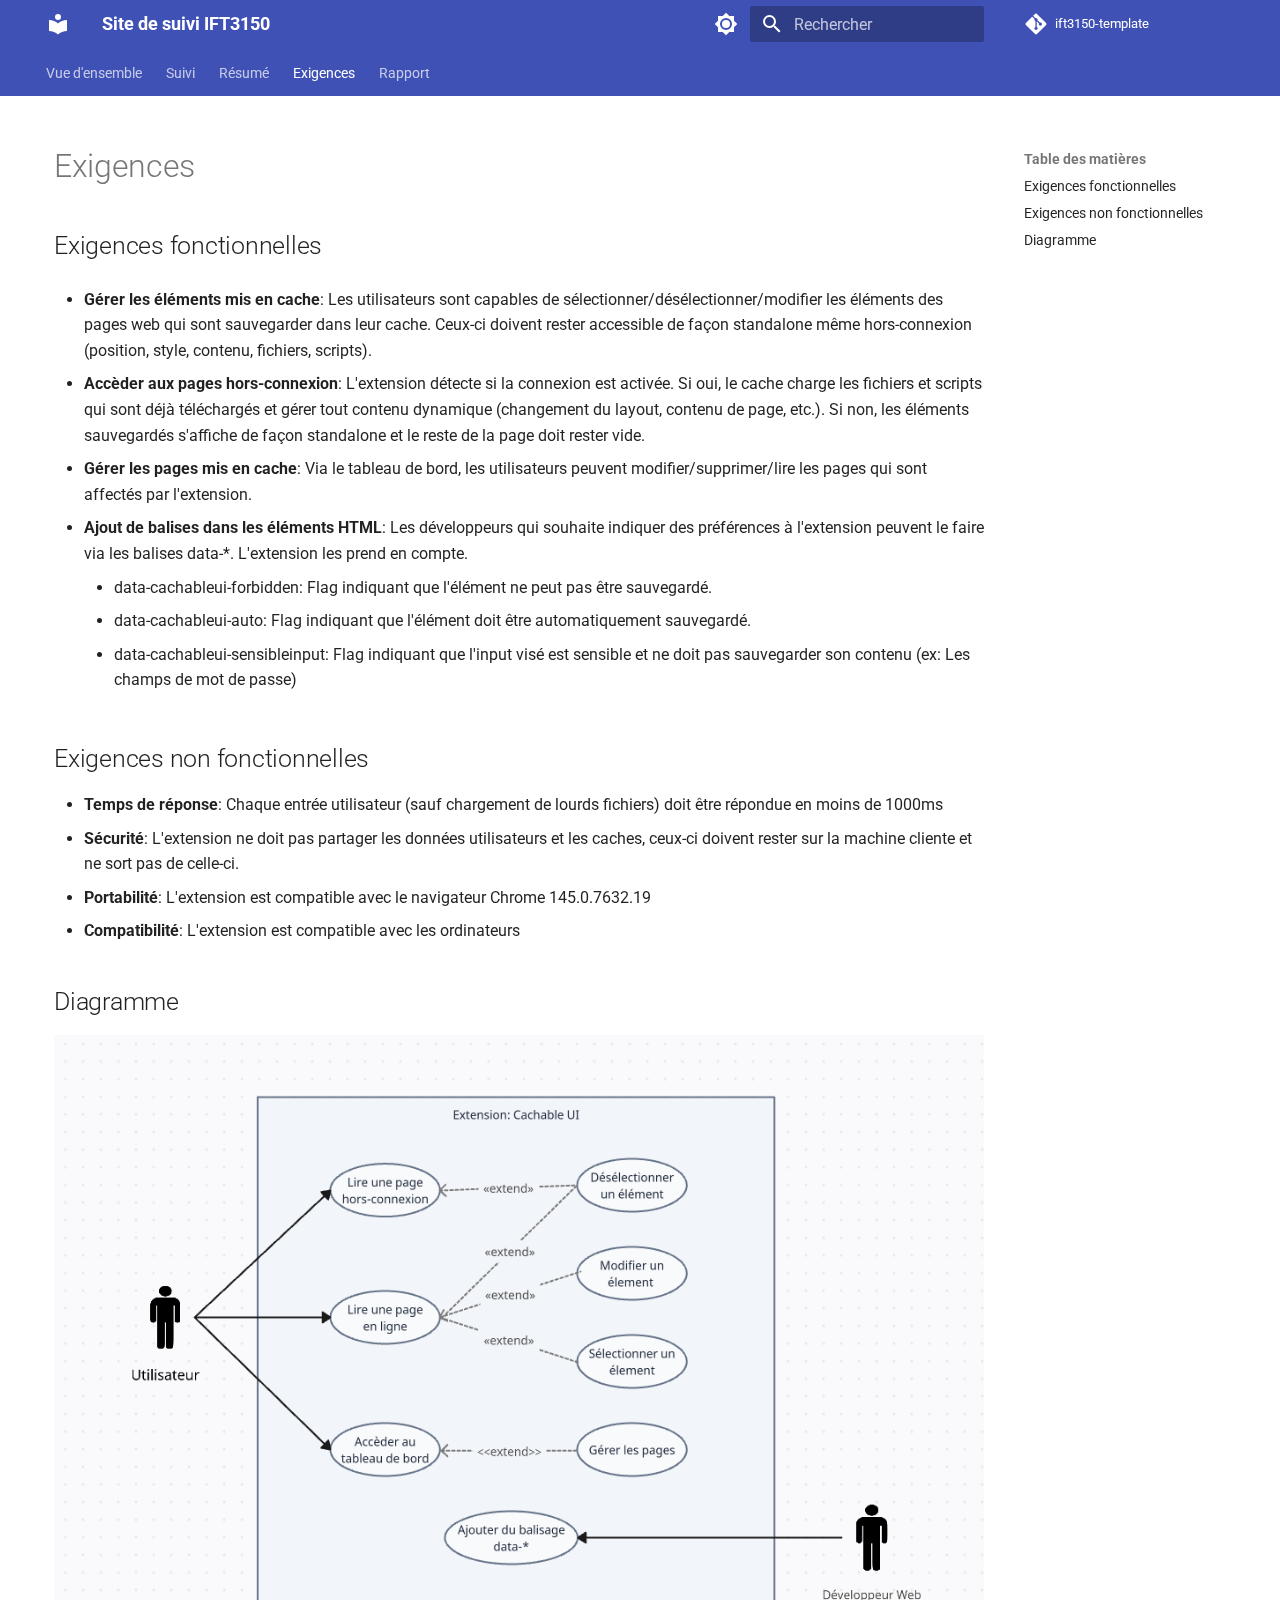
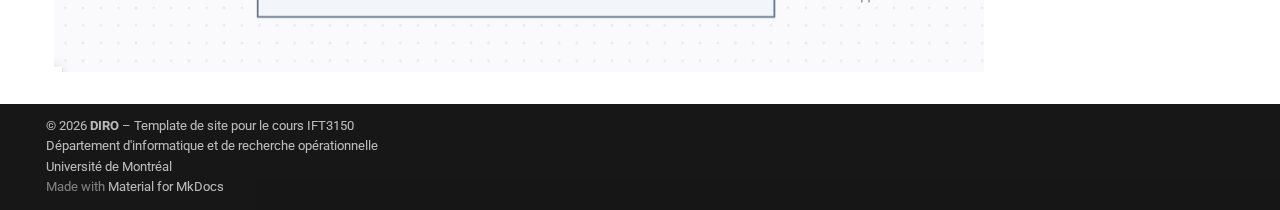
<file: features/index.html>
<!doctype html>
<html lang="fr" class="no-js">
  <head>
    
      <meta charset="utf-8">
      <meta name="viewport" content="width=device-width,initial-scale=1">
      
        <meta name="description" content="Template de site web pour le cours IFT3150">
      
      
        <meta name="author" content="Louis-Edouard Lafontant">
      
      
        <link rel="canonical" href="https://ift3150-template.github.io/features/">
      
      
        <link rel="prev" href="../resume/">
      
      
        <link rel="next" href="../rapport/">
      
      
        
      
      
      <link rel="icon" href="../assets/images/favicon.png">
      <meta name="generator" content="mkdocs-1.6.1, mkdocs-material-9.7.0">
    
    
      
        <title>Exigences (fonctionnalités) - Site de suivi IFT3150</title>
      
    
    
      <link rel="stylesheet" href="../assets/stylesheets/main.618322db.min.css">
      
        
        <link rel="stylesheet" href="../assets/stylesheets/palette.ab4e12ef.min.css">
      
      


    
    
      
    
    
      
        
        
        <link rel="preconnect" href="https://fonts.gstatic.com" crossorigin>
        <link rel="stylesheet" href="https://fonts.googleapis.com/css?family=Roboto:300,300i,400,400i,700,700i%7CRoboto+Mono:400,400i,700,700i&display=fallback">
        <style>:root{--md-text-font:"Roboto";--md-code-font:"Roboto Mono"}</style>
      
    
    
    <script>__md_scope=new URL("..",location),__md_hash=e=>[...e].reduce(((e,_)=>(e<<5)-e+_.charCodeAt(0)),0),__md_get=(e,_=localStorage,t=__md_scope)=>JSON.parse(_.getItem(t.pathname+"."+e)),__md_set=(e,_,t=localStorage,a=__md_scope)=>{try{t.setItem(a.pathname+"."+e,JSON.stringify(_))}catch(e){}}</script>
    
      

    
    
  </head>
  
  
    
    
      
    
    
    
    
    <body dir="ltr" data-md-color-scheme="default" data-md-color-primary="indigo" data-md-color-accent="indigo">
  
    
    <input class="md-toggle" data-md-toggle="drawer" type="checkbox" id="__drawer" autocomplete="off">
    <input class="md-toggle" data-md-toggle="search" type="checkbox" id="__search" autocomplete="off">
    <label class="md-overlay" for="__drawer"></label>
    <div data-md-component="skip">
      
        
        <a href="#exigences" class="md-skip">
          Aller au contenu
        </a>
      
    </div>
    <div data-md-component="announce">
      
    </div>
    
    
      

<header class="md-header" data-md-component="header">
  <nav class="md-header__inner md-grid" aria-label="En-tête">
    <a href=".." title="Site de suivi IFT3150" class="md-header__button md-logo" aria-label="Site de suivi IFT3150" data-md-component="logo">
      
  
  <svg xmlns="http://www.w3.org/2000/svg" viewBox="0 0 24 24"><path d="M12 8a3 3 0 0 0 3-3 3 3 0 0 0-3-3 3 3 0 0 0-3 3 3 3 0 0 0 3 3m0 3.54C9.64 9.35 6.5 8 3 8v11c3.5 0 6.64 1.35 9 3.54 2.36-2.19 5.5-3.54 9-3.54V8c-3.5 0-6.64 1.35-9 3.54"/></svg>

    </a>
    <label class="md-header__button md-icon" for="__drawer">
      
      <svg xmlns="http://www.w3.org/2000/svg" viewBox="0 0 24 24"><path d="M3 6h18v2H3zm0 5h18v2H3zm0 5h18v2H3z"/></svg>
    </label>
    <div class="md-header__title" data-md-component="header-title">
      <div class="md-header__ellipsis">
        <div class="md-header__topic">
          <span class="md-ellipsis">
            Site de suivi IFT3150
          </span>
        </div>
        <div class="md-header__topic" data-md-component="header-topic">
          <span class="md-ellipsis">
            
              Exigences (fonctionnalités)
            
          </span>
        </div>
      </div>
    </div>
    
      
        <form class="md-header__option" data-md-component="palette">
  
    
    
    
    <input class="md-option" data-md-color-media="" data-md-color-scheme="default" data-md-color-primary="indigo" data-md-color-accent="indigo"  aria-label="Switch to dark mode"  type="radio" name="__palette" id="__palette_0">
    
      <label class="md-header__button md-icon" title="Switch to dark mode" for="__palette_1" hidden>
        <svg xmlns="http://www.w3.org/2000/svg" viewBox="0 0 24 24"><path d="M12 8a4 4 0 0 0-4 4 4 4 0 0 0 4 4 4 4 0 0 0 4-4 4 4 0 0 0-4-4m0 10a6 6 0 0 1-6-6 6 6 0 0 1 6-6 6 6 0 0 1 6 6 6 6 0 0 1-6 6m8-9.31V4h-4.69L12 .69 8.69 4H4v4.69L.69 12 4 15.31V20h4.69L12 23.31 15.31 20H20v-4.69L23.31 12z"/></svg>
      </label>
    
  
    
    
    
    <input class="md-option" data-md-color-media="" data-md-color-scheme="slate" data-md-color-primary="indigo" data-md-color-accent="indigo"  aria-label="Switch to light mode"  type="radio" name="__palette" id="__palette_1">
    
      <label class="md-header__button md-icon" title="Switch to light mode" for="__palette_0" hidden>
        <svg xmlns="http://www.w3.org/2000/svg" viewBox="0 0 24 24"><path d="M12 18c-.89 0-1.74-.2-2.5-.55C11.56 16.5 13 14.42 13 12s-1.44-4.5-3.5-5.45C10.26 6.2 11.11 6 12 6a6 6 0 0 1 6 6 6 6 0 0 1-6 6m8-9.31V4h-4.69L12 .69 8.69 4H4v4.69L.69 12 4 15.31V20h4.69L12 23.31 15.31 20H20v-4.69L23.31 12z"/></svg>
      </label>
    
  
</form>
      
    
    
      <script>var palette=__md_get("__palette");if(palette&&palette.color){if("(prefers-color-scheme)"===palette.color.media){var media=matchMedia("(prefers-color-scheme: light)"),input=document.querySelector(media.matches?"[data-md-color-media='(prefers-color-scheme: light)']":"[data-md-color-media='(prefers-color-scheme: dark)']");palette.color.media=input.getAttribute("data-md-color-media"),palette.color.scheme=input.getAttribute("data-md-color-scheme"),palette.color.primary=input.getAttribute("data-md-color-primary"),palette.color.accent=input.getAttribute("data-md-color-accent")}for(var[key,value]of Object.entries(palette.color))document.body.setAttribute("data-md-color-"+key,value)}</script>
    
    
    
      
      
        <label class="md-header__button md-icon" for="__search">
          
          <svg xmlns="http://www.w3.org/2000/svg" viewBox="0 0 24 24"><path d="M9.5 3A6.5 6.5 0 0 1 16 9.5c0 1.61-.59 3.09-1.56 4.23l.27.27h.79l5 5-1.5 1.5-5-5v-.79l-.27-.27A6.52 6.52 0 0 1 9.5 16 6.5 6.5 0 0 1 3 9.5 6.5 6.5 0 0 1 9.5 3m0 2C7 5 5 7 5 9.5S7 14 9.5 14 14 12 14 9.5 12 5 9.5 5"/></svg>
        </label>
        <div class="md-search" data-md-component="search" role="dialog">
  <label class="md-search__overlay" for="__search"></label>
  <div class="md-search__inner" role="search">
    <form class="md-search__form" name="search">
      <input type="text" class="md-search__input" name="query" aria-label="Rechercher" placeholder="Rechercher" autocapitalize="off" autocorrect="off" autocomplete="off" spellcheck="false" data-md-component="search-query" required>
      <label class="md-search__icon md-icon" for="__search">
        
        <svg xmlns="http://www.w3.org/2000/svg" viewBox="0 0 24 24"><path d="M9.5 3A6.5 6.5 0 0 1 16 9.5c0 1.61-.59 3.09-1.56 4.23l.27.27h.79l5 5-1.5 1.5-5-5v-.79l-.27-.27A6.52 6.52 0 0 1 9.5 16 6.5 6.5 0 0 1 3 9.5 6.5 6.5 0 0 1 9.5 3m0 2C7 5 5 7 5 9.5S7 14 9.5 14 14 12 14 9.5 12 5 9.5 5"/></svg>
        
        <svg xmlns="http://www.w3.org/2000/svg" viewBox="0 0 24 24"><path d="M20 11v2H8l5.5 5.5-1.42 1.42L4.16 12l7.92-7.92L13.5 5.5 8 11z"/></svg>
      </label>
      <nav class="md-search__options" aria-label="Recherche">
        
          <a href="javascript:void(0)" class="md-search__icon md-icon" title="Partager" aria-label="Partager" data-clipboard data-clipboard-text="" data-md-component="search-share" tabindex="-1">
            
            <svg xmlns="http://www.w3.org/2000/svg" viewBox="0 0 24 24"><path d="M18 16.08c-.76 0-1.44.3-1.96.77L8.91 12.7c.05-.23.09-.46.09-.7s-.04-.47-.09-.7l7.05-4.11c.54.5 1.25.81 2.04.81a3 3 0 0 0 3-3 3 3 0 0 0-3-3 3 3 0 0 0-3 3c0 .24.04.47.09.7L8.04 9.81C7.5 9.31 6.79 9 6 9a3 3 0 0 0-3 3 3 3 0 0 0 3 3c.79 0 1.5-.31 2.04-.81l7.12 4.15c-.05.21-.08.43-.08.66 0 1.61 1.31 2.91 2.92 2.91s2.92-1.3 2.92-2.91A2.92 2.92 0 0 0 18 16.08"/></svg>
          </a>
        
        <button type="reset" class="md-search__icon md-icon" title="Effacer" aria-label="Effacer" tabindex="-1">
          
          <svg xmlns="http://www.w3.org/2000/svg" viewBox="0 0 24 24"><path d="M19 6.41 17.59 5 12 10.59 6.41 5 5 6.41 10.59 12 5 17.59 6.41 19 12 13.41 17.59 19 19 17.59 13.41 12z"/></svg>
        </button>
      </nav>
      
        <div class="md-search__suggest" data-md-component="search-suggest"></div>
      
    </form>
    <div class="md-search__output">
      <div class="md-search__scrollwrap" tabindex="0" data-md-scrollfix>
        <div class="md-search-result" data-md-component="search-result">
          <div class="md-search-result__meta">
            Initialisation de la recherche
          </div>
          <ol class="md-search-result__list" role="presentation"></ol>
        </div>
      </div>
    </div>
  </div>
</div>
      
    
    
      <div class="md-header__source">
        <a href="https://github.com/ift3150-template/ift3150-template.github.io" title="Aller au dépôt" class="md-source" data-md-component="source">
  <div class="md-source__icon md-icon">
    
    <svg xmlns="http://www.w3.org/2000/svg" viewBox="0 0 448 512"><!--! Font Awesome Free 7.1.0 by @fontawesome - https://fontawesome.com License - https://fontawesome.com/license/free (Icons: CC BY 4.0, Fonts: SIL OFL 1.1, Code: MIT License) Copyright 2025 Fonticons, Inc.--><path d="M439.6 236.1 244 40.5c-5.4-5.5-12.8-8.5-20.4-8.5s-15 3-20.4 8.4L162.5 81l51.5 51.5c27.1-9.1 52.7 16.8 43.4 43.7l49.7 49.7c34.2-11.8 61.2 31 35.5 56.7-26.5 26.5-70.2-2.9-56-37.3L240.3 199v121.9c25.3 12.5 22.3 41.8 9.1 55-6.4 6.4-15.2 10.1-24.3 10.1s-17.8-3.6-24.3-10.1c-17.6-17.6-11.1-46.9 11.2-56v-123c-20.8-8.5-24.6-30.7-18.6-45L142.6 101 8.5 235.1C3 240.6 0 247.9 0 255.5s3 15 8.5 20.4l195.6 195.7c5.4 5.4 12.7 8.4 20.4 8.4s15-3 20.4-8.4l194.7-194.7c5.4-5.4 8.4-12.8 8.4-20.4s-3-15-8.4-20.4"/></svg>
  </div>
  <div class="md-source__repository">
    ift3150-template
  </div>
</a>
      </div>
    
  </nav>
  
</header>
    
    <div class="md-container" data-md-component="container">
      
      
        
          
            
<nav class="md-tabs" aria-label="Onglets" data-md-component="tabs">
  <div class="md-grid">
    <ul class="md-tabs__list">
      
        
  
  
  
  
    <li class="md-tabs__item">
      <a href=".." class="md-tabs__link">
        
  
  
    
  
  Vue d'ensemble

      </a>
    </li>
  

      
        
  
  
  
  
    <li class="md-tabs__item">
      <a href="../suivi/" class="md-tabs__link">
        
  
  
    
  
  Suivi

      </a>
    </li>
  

      
        
  
  
  
  
    <li class="md-tabs__item">
      <a href="../resume/" class="md-tabs__link">
        
  
  
    
  
  Résumé

      </a>
    </li>
  

      
        
  
  
  
    
  
  
    <li class="md-tabs__item md-tabs__item--active">
      <a href="./" class="md-tabs__link">
        
  
  
    
  
  Exigences

      </a>
    </li>
  

      
        
  
  
  
  
    
    
      <li class="md-tabs__item">
        <a href="../rapport/" class="md-tabs__link">
          
  
  
  Rapport

        </a>
      </li>
    
  

      
    </ul>
  </div>
</nav>
          
        
      
      <main class="md-main" data-md-component="main">
        <div class="md-main__inner md-grid">
          
            
              
              <div class="md-sidebar md-sidebar--primary" data-md-component="sidebar" data-md-type="navigation" >
                <div class="md-sidebar__scrollwrap">
                  <div class="md-sidebar__inner">
                    


  


<nav class="md-nav md-nav--primary md-nav--lifted" aria-label="Navigation" data-md-level="0">
  <label class="md-nav__title" for="__drawer">
    <a href=".." title="Site de suivi IFT3150" class="md-nav__button md-logo" aria-label="Site de suivi IFT3150" data-md-component="logo">
      
  
  <svg xmlns="http://www.w3.org/2000/svg" viewBox="0 0 24 24"><path d="M12 8a3 3 0 0 0 3-3 3 3 0 0 0-3-3 3 3 0 0 0-3 3 3 3 0 0 0 3 3m0 3.54C9.64 9.35 6.5 8 3 8v11c3.5 0 6.64 1.35 9 3.54 2.36-2.19 5.5-3.54 9-3.54V8c-3.5 0-6.64 1.35-9 3.54"/></svg>

    </a>
    Site de suivi IFT3150
  </label>
  
    <div class="md-nav__source">
      <a href="https://github.com/ift3150-template/ift3150-template.github.io" title="Aller au dépôt" class="md-source" data-md-component="source">
  <div class="md-source__icon md-icon">
    
    <svg xmlns="http://www.w3.org/2000/svg" viewBox="0 0 448 512"><!--! Font Awesome Free 7.1.0 by @fontawesome - https://fontawesome.com License - https://fontawesome.com/license/free (Icons: CC BY 4.0, Fonts: SIL OFL 1.1, Code: MIT License) Copyright 2025 Fonticons, Inc.--><path d="M439.6 236.1 244 40.5c-5.4-5.5-12.8-8.5-20.4-8.5s-15 3-20.4 8.4L162.5 81l51.5 51.5c27.1-9.1 52.7 16.8 43.4 43.7l49.7 49.7c34.2-11.8 61.2 31 35.5 56.7-26.5 26.5-70.2-2.9-56-37.3L240.3 199v121.9c25.3 12.5 22.3 41.8 9.1 55-6.4 6.4-15.2 10.1-24.3 10.1s-17.8-3.6-24.3-10.1c-17.6-17.6-11.1-46.9 11.2-56v-123c-20.8-8.5-24.6-30.7-18.6-45L142.6 101 8.5 235.1C3 240.6 0 247.9 0 255.5s3 15 8.5 20.4l195.6 195.7c5.4 5.4 12.7 8.4 20.4 8.4s15-3 20.4-8.4l194.7-194.7c5.4-5.4 8.4-12.8 8.4-20.4s-3-15-8.4-20.4"/></svg>
  </div>
  <div class="md-source__repository">
    ift3150-template
  </div>
</a>
    </div>
  
  <ul class="md-nav__list" data-md-scrollfix>
    
      
      
  
  
  
  
    <li class="md-nav__item">
      <a href=".." class="md-nav__link">
        
  
  
  <span class="md-ellipsis">
    
  
    Vue d'ensemble
  

    
  </span>
  
  

      </a>
    </li>
  

    
      
      
  
  
  
  
    <li class="md-nav__item">
      <a href="../suivi/" class="md-nav__link">
        
  
  
  <span class="md-ellipsis">
    
  
    Suivi
  

    
  </span>
  
  

      </a>
    </li>
  

    
      
      
  
  
  
  
    <li class="md-nav__item">
      <a href="../resume/" class="md-nav__link">
        
  
  
  <span class="md-ellipsis">
    
  
    Résumé
  

    
  </span>
  
  

      </a>
    </li>
  

    
      
      
  
  
    
  
  
  
    <li class="md-nav__item md-nav__item--active">
      
      <input class="md-nav__toggle md-toggle" type="checkbox" id="__toc">
      
      
        
      
      
        <label class="md-nav__link md-nav__link--active" for="__toc">
          
  
  
  <span class="md-ellipsis">
    
  
    Exigences
  

    
  </span>
  
  

          <span class="md-nav__icon md-icon"></span>
        </label>
      
      <a href="./" class="md-nav__link md-nav__link--active">
        
  
  
  <span class="md-ellipsis">
    
  
    Exigences
  

    
  </span>
  
  

      </a>
      
        

<nav class="md-nav md-nav--secondary" aria-label="Table des matières">
  
  
  
    
  
  
    <label class="md-nav__title" for="__toc">
      <span class="md-nav__icon md-icon"></span>
      Table des matières
    </label>
    <ul class="md-nav__list" data-md-component="toc" data-md-scrollfix>
      
        <li class="md-nav__item">
  <a href="#exigences-fonctionnelles" class="md-nav__link">
    <span class="md-ellipsis">
      
        Exigences fonctionnelles
      
    </span>
  </a>
  
</li>
      
        <li class="md-nav__item">
  <a href="#exigences-non-fonctionnelles" class="md-nav__link">
    <span class="md-ellipsis">
      
        Exigences non fonctionnelles
      
    </span>
  </a>
  
</li>
      
        <li class="md-nav__item">
  <a href="#diagramme" class="md-nav__link">
    <span class="md-ellipsis">
      
        Diagramme
      
    </span>
  </a>
  
</li>
      
    </ul>
  
</nav>
      
    </li>
  

    
      
      
  
  
  
  
    
    
    
    
      
      
        
      
    
    
    <li class="md-nav__item md-nav__item--nested">
      
        
        
          
        
        <input class="md-nav__toggle md-toggle md-toggle--indeterminate" type="checkbox" id="__nav_5" >
        
          
          <label class="md-nav__link" for="__nav_5" id="__nav_5_label" tabindex="0">
            
  
  
  <span class="md-ellipsis">
    
  
    Rapport
  

    
  </span>
  
  

            <span class="md-nav__icon md-icon"></span>
          </label>
        
        <nav class="md-nav" data-md-level="1" aria-labelledby="__nav_5_label" aria-expanded="false">
          <label class="md-nav__title" for="__nav_5">
            <span class="md-nav__icon md-icon"></span>
            
  
    Rapport
  

          </label>
          <ul class="md-nav__list" data-md-scrollfix>
            
              
                
  
  
  
  
    <li class="md-nav__item">
      <a href="../rapport/" class="md-nav__link">
        
  
  
  <span class="md-ellipsis">
    
  
    Introduction
  

    
  </span>
  
  

      </a>
    </li>
  

              
            
              
                
  
  
  
  
    <li class="md-nav__item">
      <a href="../rapport/analyse/" class="md-nav__link">
        
  
  
  <span class="md-ellipsis">
    
  
    Études préliminaires
  

    
  </span>
  
  

      </a>
    </li>
  

              
            
              
                
  
  
  
  
    <li class="md-nav__item">
      <a href="../rapport/conception/" class="md-nav__link">
        
  
  
  <span class="md-ellipsis">
    
  
    Conception
  

    
  </span>
  
  

      </a>
    </li>
  

              
            
              
                
  
  
  
  
    <li class="md-nav__item">
      <a href="../rapport/implementation/" class="md-nav__link">
        
  
  
  <span class="md-ellipsis">
    
  
    Implémentation
  

    
  </span>
  
  

      </a>
    </li>
  

              
            
              
                
  
  
  
  
    <li class="md-nav__item">
      <a href="../rapport/evaluation/" class="md-nav__link">
        
  
  
  <span class="md-ellipsis">
    
  
    Tests & Évaluation
  

    
  </span>
  
  

      </a>
    </li>
  

              
            
              
                
  
  
  
  
    <li class="md-nav__item">
      <a href="../rapport/resultat/" class="md-nav__link">
        
  
  
  <span class="md-ellipsis">
    
  
    Discussion
  

    
  </span>
  
  

      </a>
    </li>
  

              
            
              
                
  
  
  
  
    <li class="md-nav__item">
      <a href="../rapport/references/" class="md-nav__link">
        
  
  
  <span class="md-ellipsis">
    
  
    Références
  

    
  </span>
  
  

      </a>
    </li>
  

              
            
          </ul>
        </nav>
      
    </li>
  

    
  </ul>
</nav>
                  </div>
                </div>
              </div>
            
            
              
              <div class="md-sidebar md-sidebar--secondary" data-md-component="sidebar" data-md-type="toc" >
                <div class="md-sidebar__scrollwrap">
                  <div class="md-sidebar__inner">
                    

<nav class="md-nav md-nav--secondary" aria-label="Table des matières">
  
  
  
    
  
  
    <label class="md-nav__title" for="__toc">
      <span class="md-nav__icon md-icon"></span>
      Table des matières
    </label>
    <ul class="md-nav__list" data-md-component="toc" data-md-scrollfix>
      
        <li class="md-nav__item">
  <a href="#exigences-fonctionnelles" class="md-nav__link">
    <span class="md-ellipsis">
      
        Exigences fonctionnelles
      
    </span>
  </a>
  
</li>
      
        <li class="md-nav__item">
  <a href="#exigences-non-fonctionnelles" class="md-nav__link">
    <span class="md-ellipsis">
      
        Exigences non fonctionnelles
      
    </span>
  </a>
  
</li>
      
        <li class="md-nav__item">
  <a href="#diagramme" class="md-nav__link">
    <span class="md-ellipsis">
      
        Diagramme
      
    </span>
  </a>
  
</li>
      
    </ul>
  
</nav>
                  </div>
                </div>
              </div>
            
          
          
            <div class="md-content" data-md-component="content">
              
              <article class="md-content__inner md-typeset">
                
                  


  
  


<style>
    @media screen and (min-width: 76em) {
        .md-sidebar--primary {
            display: none !important;
        }
    }
</style>

<h1 id="exigences">Exigences<a class="headerlink" href="#exigences" title="Permanent link">&para;</a></h1>
<h2 id="exigences-fonctionnelles">Exigences fonctionnelles<a class="headerlink" href="#exigences-fonctionnelles" title="Permanent link">&para;</a></h2>
<ul>
<li>
<p><strong>Gérer les éléments mis en cache</strong>: Les utilisateurs sont capables de sélectionner/désélectionner/modifier les éléments des pages web qui sont sauvegarder dans leur cache. Ceux-ci doivent rester accessible de façon standalone même hors-connexion (position, style, contenu, fichiers, scripts).</p>
</li>
<li>
<p><strong>Accèder aux pages hors-connexion</strong>: L'extension détecte si la connexion est activée. Si oui, le cache charge les fichiers et scripts qui sont déjà téléchargés et gérer tout contenu dynamique (changement du layout, contenu de page, etc.). Si non, les éléments sauvegardés s'affiche de façon standalone et le reste de la page doit rester vide.</p>
</li>
<li>
<p><strong>Gérer les pages mis en cache</strong>: Via le tableau de bord, les utilisateurs peuvent modifier/supprimer/lire les pages qui sont affectés par l'extension.</p>
</li>
<li>
<p><strong>Ajout de balises dans les éléments HTML</strong>: Les développeurs qui souhaite indiquer des préférences à l'extension peuvent le faire via les balises data-*. L'extension les prend en compte.</p>
<ul>
<li>data-cachableui-forbidden: Flag indiquant que l'élément ne peut pas être sauvegardé.</li>
<li>data-cachableui-auto:    Flag indiquant que l'élément doit être automatiquement sauvegardé.</li>
<li>data-cachableui-sensibleinput: Flag indiquant que l'input visé est sensible et ne doit pas sauvegarder son contenu (ex: Les champs de mot de passe)</li>
</ul>
</li>
</ul>
<h2 id="exigences-non-fonctionnelles">Exigences non fonctionnelles<a class="headerlink" href="#exigences-non-fonctionnelles" title="Permanent link">&para;</a></h2>
<ul>
<li><strong>Temps de réponse</strong>: Chaque entrée utilisateur (sauf chargement de lourds fichiers) doit être répondue en moins de 1000ms</li>
<li><strong>Sécurité</strong>: L'extension ne doit pas partager les données utilisateurs et les caches, ceux-ci doivent rester sur la machine cliente et ne sort pas de celle-ci.</li>
<li><strong>Portabilité</strong>: L'extension est compatible avec le navigateur Chrome 145.0.7632.19</li>
<li><strong>Compatibilité</strong>: L'extension est compatible avec les ordinateurs</li>
</ul>
<h2 id="diagramme">Diagramme<a class="headerlink" href="#diagramme" title="Permanent link">&para;</a></h2>
<p><img alt="usecase" src="../res/usecase.png" /></p>







  
  






                
              </article>
            </div>
          
          
  <script>var tabs=__md_get("__tabs");if(Array.isArray(tabs))e:for(var set of document.querySelectorAll(".tabbed-set")){var labels=set.querySelector(".tabbed-labels");for(var tab of tabs)for(var label of labels.getElementsByTagName("label"))if(label.innerText.trim()===tab){var input=document.getElementById(label.htmlFor);input.checked=!0;continue e}}</script>

<script>var target=document.getElementById(location.hash.slice(1));target&&target.name&&(target.checked=target.name.startsWith("__tabbed_"))</script>
        </div>
        
          <button type="button" class="md-top md-icon" data-md-component="top" hidden>
  
  <svg xmlns="http://www.w3.org/2000/svg" viewBox="0 0 24 24"><path d="M13 20h-2V8l-5.5 5.5-1.42-1.42L12 4.16l7.92 7.92-1.42 1.42L13 8z"/></svg>
  Retour en haut de la page
</button>
        
      </main>
      
        <footer class="md-footer">
  
  <div class="md-footer-meta md-typeset">
    <div class="md-footer-meta__inner md-grid">
      <div class="md-copyright">
  
    <div class="md-copyright__highlight">
      &copy; 2026 <b>DIRO</b> &ndash; Template de site pour le cours IFT3150 <br>Département d'informatique et de recherche opérationnelle <br>Université de Montréal
    </div>
  
  
    Made with
    <a href="https://squidfunk.github.io/mkdocs-material/" target="_blank" rel="noopener">
      Material for MkDocs
    </a>
  
</div>
      
    </div>
  </div>
</footer>
      
    </div>
    <div class="md-dialog" data-md-component="dialog">
      <div class="md-dialog__inner md-typeset"></div>
    </div>
    
    
    
      
      
      <script id="__config" type="application/json">{"annotate": null, "base": "..", "features": ["navigation.instant", "navigation.tabs", "navigation.sections", "navigation.expand", "navigation.top", "search.highlight", "search.suggest", "search.share", "content.tabs.link", "content.code.copy", "content.code.annotate"], "search": "../assets/javascripts/workers/search.7a47a382.min.js", "tags": null, "translations": {"clipboard.copied": "Copi\u00e9 dans le presse-papier", "clipboard.copy": "Copier dans le presse-papier", "search.result.more.one": "1 de plus sur cette page", "search.result.more.other": "# de plus sur cette page", "search.result.none": "Aucun document trouv\u00e9", "search.result.one": "1 document trouv\u00e9", "search.result.other": "# documents trouv\u00e9s", "search.result.placeholder": "Taper pour d\u00e9marrer la recherche", "search.result.term.missing": "Non trouv\u00e9", "select.version": "S\u00e9lectionner la version"}, "version": null}</script>
    
    
      <script src="../assets/javascripts/bundle.e71a0d61.min.js"></script>
      
    
  </body>
</html>
</file>
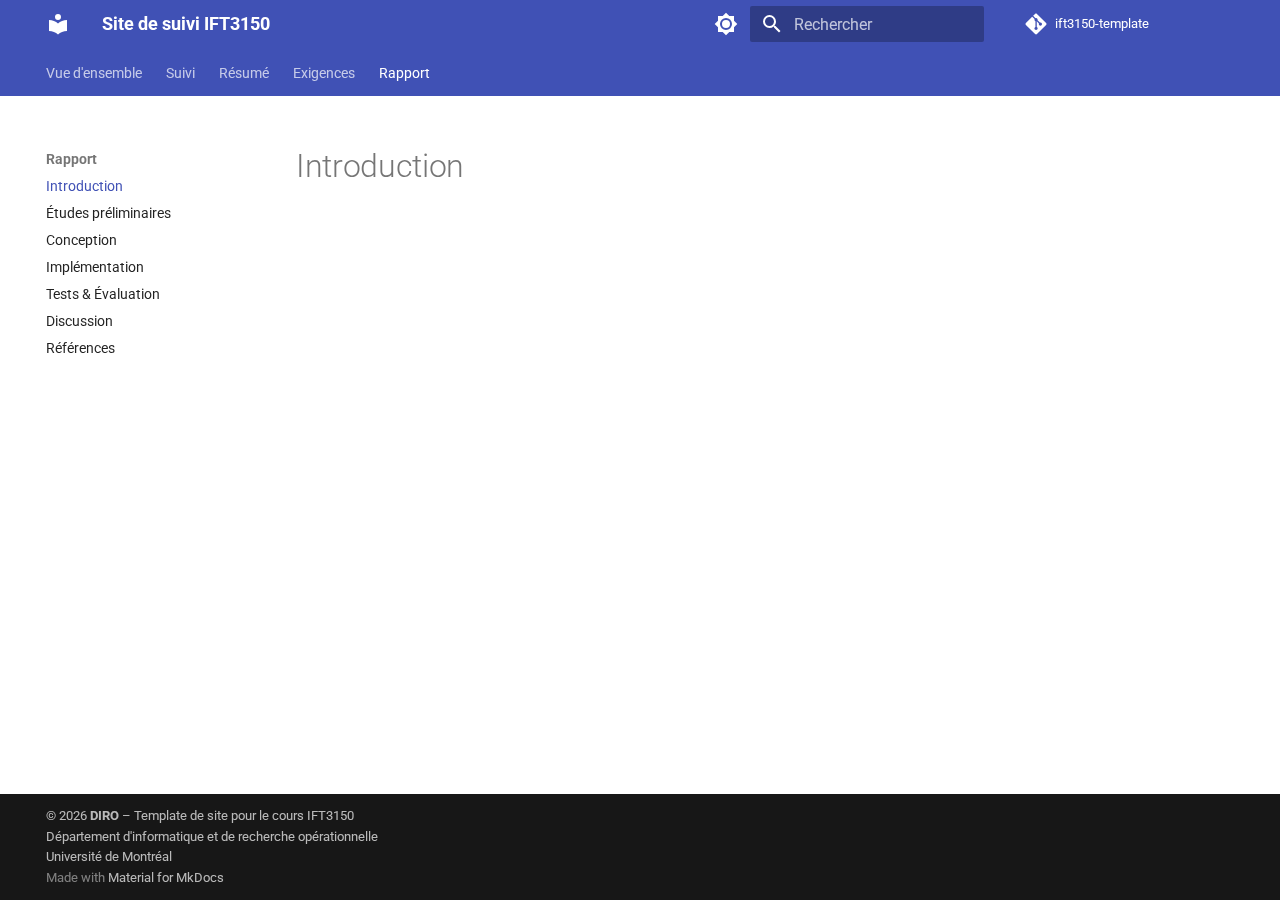
<file: rapport/index.html>
<!doctype html>
<html lang="fr" class="no-js">
  <head>
    
      <meta charset="utf-8">
      <meta name="viewport" content="width=device-width,initial-scale=1">
      
        <meta name="description" content="Template de site web pour le cours IFT3150">
      
      
        <meta name="author" content="Louis-Edouard Lafontant">
      
      
        <link rel="canonical" href="https://ift3150-template.github.io/rapport/">
      
      
        <link rel="prev" href="../features/">
      
      
        <link rel="next" href="analyse/">
      
      
        
      
      
      <link rel="icon" href="../assets/images/favicon.png">
      <meta name="generator" content="mkdocs-1.6.1, mkdocs-material-9.7.0">
    
    
      
        <title>Introduction - Site de suivi IFT3150</title>
      
    
    
      <link rel="stylesheet" href="../assets/stylesheets/main.618322db.min.css">
      
        
        <link rel="stylesheet" href="../assets/stylesheets/palette.ab4e12ef.min.css">
      
      


    
    
      
    
    
      
        
        
        <link rel="preconnect" href="https://fonts.gstatic.com" crossorigin>
        <link rel="stylesheet" href="https://fonts.googleapis.com/css?family=Roboto:300,300i,400,400i,700,700i%7CRoboto+Mono:400,400i,700,700i&display=fallback">
        <style>:root{--md-text-font:"Roboto";--md-code-font:"Roboto Mono"}</style>
      
    
    
    <script>__md_scope=new URL("..",location),__md_hash=e=>[...e].reduce(((e,_)=>(e<<5)-e+_.charCodeAt(0)),0),__md_get=(e,_=localStorage,t=__md_scope)=>JSON.parse(_.getItem(t.pathname+"."+e)),__md_set=(e,_,t=localStorage,a=__md_scope)=>{try{t.setItem(a.pathname+"."+e,JSON.stringify(_))}catch(e){}}</script>
    
      

    
    
  </head>
  
  
    
    
      
    
    
    
    
    <body dir="ltr" data-md-color-scheme="default" data-md-color-primary="indigo" data-md-color-accent="indigo">
  
    
    <input class="md-toggle" data-md-toggle="drawer" type="checkbox" id="__drawer" autocomplete="off">
    <input class="md-toggle" data-md-toggle="search" type="checkbox" id="__search" autocomplete="off">
    <label class="md-overlay" for="__drawer"></label>
    <div data-md-component="skip">
      
        
        <a href="#introduction" class="md-skip">
          Aller au contenu
        </a>
      
    </div>
    <div data-md-component="announce">
      
    </div>
    
    
      

<header class="md-header" data-md-component="header">
  <nav class="md-header__inner md-grid" aria-label="En-tête">
    <a href=".." title="Site de suivi IFT3150" class="md-header__button md-logo" aria-label="Site de suivi IFT3150" data-md-component="logo">
      
  
  <svg xmlns="http://www.w3.org/2000/svg" viewBox="0 0 24 24"><path d="M12 8a3 3 0 0 0 3-3 3 3 0 0 0-3-3 3 3 0 0 0-3 3 3 3 0 0 0 3 3m0 3.54C9.64 9.35 6.5 8 3 8v11c3.5 0 6.64 1.35 9 3.54 2.36-2.19 5.5-3.54 9-3.54V8c-3.5 0-6.64 1.35-9 3.54"/></svg>

    </a>
    <label class="md-header__button md-icon" for="__drawer">
      
      <svg xmlns="http://www.w3.org/2000/svg" viewBox="0 0 24 24"><path d="M3 6h18v2H3zm0 5h18v2H3zm0 5h18v2H3z"/></svg>
    </label>
    <div class="md-header__title" data-md-component="header-title">
      <div class="md-header__ellipsis">
        <div class="md-header__topic">
          <span class="md-ellipsis">
            Site de suivi IFT3150
          </span>
        </div>
        <div class="md-header__topic" data-md-component="header-topic">
          <span class="md-ellipsis">
            
              Introduction
            
          </span>
        </div>
      </div>
    </div>
    
      
        <form class="md-header__option" data-md-component="palette">
  
    
    
    
    <input class="md-option" data-md-color-media="" data-md-color-scheme="default" data-md-color-primary="indigo" data-md-color-accent="indigo"  aria-label="Switch to dark mode"  type="radio" name="__palette" id="__palette_0">
    
      <label class="md-header__button md-icon" title="Switch to dark mode" for="__palette_1" hidden>
        <svg xmlns="http://www.w3.org/2000/svg" viewBox="0 0 24 24"><path d="M12 8a4 4 0 0 0-4 4 4 4 0 0 0 4 4 4 4 0 0 0 4-4 4 4 0 0 0-4-4m0 10a6 6 0 0 1-6-6 6 6 0 0 1 6-6 6 6 0 0 1 6 6 6 6 0 0 1-6 6m8-9.31V4h-4.69L12 .69 8.69 4H4v4.69L.69 12 4 15.31V20h4.69L12 23.31 15.31 20H20v-4.69L23.31 12z"/></svg>
      </label>
    
  
    
    
    
    <input class="md-option" data-md-color-media="" data-md-color-scheme="slate" data-md-color-primary="indigo" data-md-color-accent="indigo"  aria-label="Switch to light mode"  type="radio" name="__palette" id="__palette_1">
    
      <label class="md-header__button md-icon" title="Switch to light mode" for="__palette_0" hidden>
        <svg xmlns="http://www.w3.org/2000/svg" viewBox="0 0 24 24"><path d="M12 18c-.89 0-1.74-.2-2.5-.55C11.56 16.5 13 14.42 13 12s-1.44-4.5-3.5-5.45C10.26 6.2 11.11 6 12 6a6 6 0 0 1 6 6 6 6 0 0 1-6 6m8-9.31V4h-4.69L12 .69 8.69 4H4v4.69L.69 12 4 15.31V20h4.69L12 23.31 15.31 20H20v-4.69L23.31 12z"/></svg>
      </label>
    
  
</form>
      
    
    
      <script>var palette=__md_get("__palette");if(palette&&palette.color){if("(prefers-color-scheme)"===palette.color.media){var media=matchMedia("(prefers-color-scheme: light)"),input=document.querySelector(media.matches?"[data-md-color-media='(prefers-color-scheme: light)']":"[data-md-color-media='(prefers-color-scheme: dark)']");palette.color.media=input.getAttribute("data-md-color-media"),palette.color.scheme=input.getAttribute("data-md-color-scheme"),palette.color.primary=input.getAttribute("data-md-color-primary"),palette.color.accent=input.getAttribute("data-md-color-accent")}for(var[key,value]of Object.entries(palette.color))document.body.setAttribute("data-md-color-"+key,value)}</script>
    
    
    
      
      
        <label class="md-header__button md-icon" for="__search">
          
          <svg xmlns="http://www.w3.org/2000/svg" viewBox="0 0 24 24"><path d="M9.5 3A6.5 6.5 0 0 1 16 9.5c0 1.61-.59 3.09-1.56 4.23l.27.27h.79l5 5-1.5 1.5-5-5v-.79l-.27-.27A6.52 6.52 0 0 1 9.5 16 6.5 6.5 0 0 1 3 9.5 6.5 6.5 0 0 1 9.5 3m0 2C7 5 5 7 5 9.5S7 14 9.5 14 14 12 14 9.5 12 5 9.5 5"/></svg>
        </label>
        <div class="md-search" data-md-component="search" role="dialog">
  <label class="md-search__overlay" for="__search"></label>
  <div class="md-search__inner" role="search">
    <form class="md-search__form" name="search">
      <input type="text" class="md-search__input" name="query" aria-label="Rechercher" placeholder="Rechercher" autocapitalize="off" autocorrect="off" autocomplete="off" spellcheck="false" data-md-component="search-query" required>
      <label class="md-search__icon md-icon" for="__search">
        
        <svg xmlns="http://www.w3.org/2000/svg" viewBox="0 0 24 24"><path d="M9.5 3A6.5 6.5 0 0 1 16 9.5c0 1.61-.59 3.09-1.56 4.23l.27.27h.79l5 5-1.5 1.5-5-5v-.79l-.27-.27A6.52 6.52 0 0 1 9.5 16 6.5 6.5 0 0 1 3 9.5 6.5 6.5 0 0 1 9.5 3m0 2C7 5 5 7 5 9.5S7 14 9.5 14 14 12 14 9.5 12 5 9.5 5"/></svg>
        
        <svg xmlns="http://www.w3.org/2000/svg" viewBox="0 0 24 24"><path d="M20 11v2H8l5.5 5.5-1.42 1.42L4.16 12l7.92-7.92L13.5 5.5 8 11z"/></svg>
      </label>
      <nav class="md-search__options" aria-label="Recherche">
        
          <a href="javascript:void(0)" class="md-search__icon md-icon" title="Partager" aria-label="Partager" data-clipboard data-clipboard-text="" data-md-component="search-share" tabindex="-1">
            
            <svg xmlns="http://www.w3.org/2000/svg" viewBox="0 0 24 24"><path d="M18 16.08c-.76 0-1.44.3-1.96.77L8.91 12.7c.05-.23.09-.46.09-.7s-.04-.47-.09-.7l7.05-4.11c.54.5 1.25.81 2.04.81a3 3 0 0 0 3-3 3 3 0 0 0-3-3 3 3 0 0 0-3 3c0 .24.04.47.09.7L8.04 9.81C7.5 9.31 6.79 9 6 9a3 3 0 0 0-3 3 3 3 0 0 0 3 3c.79 0 1.5-.31 2.04-.81l7.12 4.15c-.05.21-.08.43-.08.66 0 1.61 1.31 2.91 2.92 2.91s2.92-1.3 2.92-2.91A2.92 2.92 0 0 0 18 16.08"/></svg>
          </a>
        
        <button type="reset" class="md-search__icon md-icon" title="Effacer" aria-label="Effacer" tabindex="-1">
          
          <svg xmlns="http://www.w3.org/2000/svg" viewBox="0 0 24 24"><path d="M19 6.41 17.59 5 12 10.59 6.41 5 5 6.41 10.59 12 5 17.59 6.41 19 12 13.41 17.59 19 19 17.59 13.41 12z"/></svg>
        </button>
      </nav>
      
        <div class="md-search__suggest" data-md-component="search-suggest"></div>
      
    </form>
    <div class="md-search__output">
      <div class="md-search__scrollwrap" tabindex="0" data-md-scrollfix>
        <div class="md-search-result" data-md-component="search-result">
          <div class="md-search-result__meta">
            Initialisation de la recherche
          </div>
          <ol class="md-search-result__list" role="presentation"></ol>
        </div>
      </div>
    </div>
  </div>
</div>
      
    
    
      <div class="md-header__source">
        <a href="https://github.com/ift3150-template/ift3150-template.github.io" title="Aller au dépôt" class="md-source" data-md-component="source">
  <div class="md-source__icon md-icon">
    
    <svg xmlns="http://www.w3.org/2000/svg" viewBox="0 0 448 512"><!--! Font Awesome Free 7.1.0 by @fontawesome - https://fontawesome.com License - https://fontawesome.com/license/free (Icons: CC BY 4.0, Fonts: SIL OFL 1.1, Code: MIT License) Copyright 2025 Fonticons, Inc.--><path d="M439.6 236.1 244 40.5c-5.4-5.5-12.8-8.5-20.4-8.5s-15 3-20.4 8.4L162.5 81l51.5 51.5c27.1-9.1 52.7 16.8 43.4 43.7l49.7 49.7c34.2-11.8 61.2 31 35.5 56.7-26.5 26.5-70.2-2.9-56-37.3L240.3 199v121.9c25.3 12.5 22.3 41.8 9.1 55-6.4 6.4-15.2 10.1-24.3 10.1s-17.8-3.6-24.3-10.1c-17.6-17.6-11.1-46.9 11.2-56v-123c-20.8-8.5-24.6-30.7-18.6-45L142.6 101 8.5 235.1C3 240.6 0 247.9 0 255.5s3 15 8.5 20.4l195.6 195.7c5.4 5.4 12.7 8.4 20.4 8.4s15-3 20.4-8.4l194.7-194.7c5.4-5.4 8.4-12.8 8.4-20.4s-3-15-8.4-20.4"/></svg>
  </div>
  <div class="md-source__repository">
    ift3150-template
  </div>
</a>
      </div>
    
  </nav>
  
</header>
    
    <div class="md-container" data-md-component="container">
      
      
        
          
            
<nav class="md-tabs" aria-label="Onglets" data-md-component="tabs">
  <div class="md-grid">
    <ul class="md-tabs__list">
      
        
  
  
  
  
    <li class="md-tabs__item">
      <a href=".." class="md-tabs__link">
        
  
  
    
  
  Vue d'ensemble

      </a>
    </li>
  

      
        
  
  
  
  
    <li class="md-tabs__item">
      <a href="../suivi/" class="md-tabs__link">
        
  
  
    
  
  Suivi

      </a>
    </li>
  

      
        
  
  
  
  
    <li class="md-tabs__item">
      <a href="../resume/" class="md-tabs__link">
        
  
  
    
  
  Résumé

      </a>
    </li>
  

      
        
  
  
  
  
    <li class="md-tabs__item">
      <a href="../features/" class="md-tabs__link">
        
  
  
    
  
  Exigences

      </a>
    </li>
  

      
        
  
  
  
    
  
  
    
    
      <li class="md-tabs__item md-tabs__item--active">
        <a href="./" class="md-tabs__link">
          
  
  
  Rapport

        </a>
      </li>
    
  

      
    </ul>
  </div>
</nav>
          
        
      
      <main class="md-main" data-md-component="main">
        <div class="md-main__inner md-grid">
          
            
              
              <div class="md-sidebar md-sidebar--primary" data-md-component="sidebar" data-md-type="navigation" >
                <div class="md-sidebar__scrollwrap">
                  <div class="md-sidebar__inner">
                    


  


<nav class="md-nav md-nav--primary md-nav--lifted" aria-label="Navigation" data-md-level="0">
  <label class="md-nav__title" for="__drawer">
    <a href=".." title="Site de suivi IFT3150" class="md-nav__button md-logo" aria-label="Site de suivi IFT3150" data-md-component="logo">
      
  
  <svg xmlns="http://www.w3.org/2000/svg" viewBox="0 0 24 24"><path d="M12 8a3 3 0 0 0 3-3 3 3 0 0 0-3-3 3 3 0 0 0-3 3 3 3 0 0 0 3 3m0 3.54C9.64 9.35 6.5 8 3 8v11c3.5 0 6.64 1.35 9 3.54 2.36-2.19 5.5-3.54 9-3.54V8c-3.5 0-6.64 1.35-9 3.54"/></svg>

    </a>
    Site de suivi IFT3150
  </label>
  
    <div class="md-nav__source">
      <a href="https://github.com/ift3150-template/ift3150-template.github.io" title="Aller au dépôt" class="md-source" data-md-component="source">
  <div class="md-source__icon md-icon">
    
    <svg xmlns="http://www.w3.org/2000/svg" viewBox="0 0 448 512"><!--! Font Awesome Free 7.1.0 by @fontawesome - https://fontawesome.com License - https://fontawesome.com/license/free (Icons: CC BY 4.0, Fonts: SIL OFL 1.1, Code: MIT License) Copyright 2025 Fonticons, Inc.--><path d="M439.6 236.1 244 40.5c-5.4-5.5-12.8-8.5-20.4-8.5s-15 3-20.4 8.4L162.5 81l51.5 51.5c27.1-9.1 52.7 16.8 43.4 43.7l49.7 49.7c34.2-11.8 61.2 31 35.5 56.7-26.5 26.5-70.2-2.9-56-37.3L240.3 199v121.9c25.3 12.5 22.3 41.8 9.1 55-6.4 6.4-15.2 10.1-24.3 10.1s-17.8-3.6-24.3-10.1c-17.6-17.6-11.1-46.9 11.2-56v-123c-20.8-8.5-24.6-30.7-18.6-45L142.6 101 8.5 235.1C3 240.6 0 247.9 0 255.5s3 15 8.5 20.4l195.6 195.7c5.4 5.4 12.7 8.4 20.4 8.4s15-3 20.4-8.4l194.7-194.7c5.4-5.4 8.4-12.8 8.4-20.4s-3-15-8.4-20.4"/></svg>
  </div>
  <div class="md-source__repository">
    ift3150-template
  </div>
</a>
    </div>
  
  <ul class="md-nav__list" data-md-scrollfix>
    
      
      
  
  
  
  
    <li class="md-nav__item">
      <a href=".." class="md-nav__link">
        
  
  
  <span class="md-ellipsis">
    
  
    Vue d'ensemble
  

    
  </span>
  
  

      </a>
    </li>
  

    
      
      
  
  
  
  
    <li class="md-nav__item">
      <a href="../suivi/" class="md-nav__link">
        
  
  
  <span class="md-ellipsis">
    
  
    Suivi
  

    
  </span>
  
  

      </a>
    </li>
  

    
      
      
  
  
  
  
    <li class="md-nav__item">
      <a href="../resume/" class="md-nav__link">
        
  
  
  <span class="md-ellipsis">
    
  
    Résumé
  

    
  </span>
  
  

      </a>
    </li>
  

    
      
      
  
  
  
  
    <li class="md-nav__item">
      <a href="../features/" class="md-nav__link">
        
  
  
  <span class="md-ellipsis">
    
  
    Exigences
  

    
  </span>
  
  

      </a>
    </li>
  

    
      
      
  
  
    
  
  
  
    
    
    
    
      
        
        
      
      
        
      
    
    
    <li class="md-nav__item md-nav__item--active md-nav__item--section md-nav__item--nested">
      
        
        
        <input class="md-nav__toggle md-toggle " type="checkbox" id="__nav_5" checked>
        
          
          <label class="md-nav__link" for="__nav_5" id="__nav_5_label" tabindex="">
            
  
  
  <span class="md-ellipsis">
    
  
    Rapport
  

    
  </span>
  
  

            <span class="md-nav__icon md-icon"></span>
          </label>
        
        <nav class="md-nav" data-md-level="1" aria-labelledby="__nav_5_label" aria-expanded="true">
          <label class="md-nav__title" for="__nav_5">
            <span class="md-nav__icon md-icon"></span>
            
  
    Rapport
  

          </label>
          <ul class="md-nav__list" data-md-scrollfix>
            
              
                
  
  
    
  
  
  
    <li class="md-nav__item md-nav__item--active">
      
      <input class="md-nav__toggle md-toggle" type="checkbox" id="__toc">
      
      
        
      
      
      <a href="./" class="md-nav__link md-nav__link--active">
        
  
  
  <span class="md-ellipsis">
    
  
    Introduction
  

    
  </span>
  
  

      </a>
      
    </li>
  

              
            
              
                
  
  
  
  
    <li class="md-nav__item">
      <a href="analyse/" class="md-nav__link">
        
  
  
  <span class="md-ellipsis">
    
  
    Études préliminaires
  

    
  </span>
  
  

      </a>
    </li>
  

              
            
              
                
  
  
  
  
    <li class="md-nav__item">
      <a href="conception/" class="md-nav__link">
        
  
  
  <span class="md-ellipsis">
    
  
    Conception
  

    
  </span>
  
  

      </a>
    </li>
  

              
            
              
                
  
  
  
  
    <li class="md-nav__item">
      <a href="implementation/" class="md-nav__link">
        
  
  
  <span class="md-ellipsis">
    
  
    Implémentation
  

    
  </span>
  
  

      </a>
    </li>
  

              
            
              
                
  
  
  
  
    <li class="md-nav__item">
      <a href="evaluation/" class="md-nav__link">
        
  
  
  <span class="md-ellipsis">
    
  
    Tests & Évaluation
  

    
  </span>
  
  

      </a>
    </li>
  

              
            
              
                
  
  
  
  
    <li class="md-nav__item">
      <a href="resultat/" class="md-nav__link">
        
  
  
  <span class="md-ellipsis">
    
  
    Discussion
  

    
  </span>
  
  

      </a>
    </li>
  

              
            
              
                
  
  
  
  
    <li class="md-nav__item">
      <a href="references/" class="md-nav__link">
        
  
  
  <span class="md-ellipsis">
    
  
    Références
  

    
  </span>
  
  

      </a>
    </li>
  

              
            
          </ul>
        </nav>
      
    </li>
  

    
  </ul>
</nav>
                  </div>
                </div>
              </div>
            
            
              
              <div class="md-sidebar md-sidebar--secondary" data-md-component="sidebar" data-md-type="toc" >
                <div class="md-sidebar__scrollwrap">
                  <div class="md-sidebar__inner">
                    

<nav class="md-nav md-nav--secondary" aria-label="Table des matières">
  
  
  
    
  
  
</nav>
                  </div>
                </div>
              </div>
            
          
          
            <div class="md-content" data-md-component="content">
              
              <article class="md-content__inner md-typeset">
                
                  


  
  


<h1 id="introduction">Introduction<a class="headerlink" href="#introduction" title="Permanent link">&para;</a></h1>












                
              </article>
            </div>
          
          
  <script>var tabs=__md_get("__tabs");if(Array.isArray(tabs))e:for(var set of document.querySelectorAll(".tabbed-set")){var labels=set.querySelector(".tabbed-labels");for(var tab of tabs)for(var label of labels.getElementsByTagName("label"))if(label.innerText.trim()===tab){var input=document.getElementById(label.htmlFor);input.checked=!0;continue e}}</script>

<script>var target=document.getElementById(location.hash.slice(1));target&&target.name&&(target.checked=target.name.startsWith("__tabbed_"))</script>
        </div>
        
          <button type="button" class="md-top md-icon" data-md-component="top" hidden>
  
  <svg xmlns="http://www.w3.org/2000/svg" viewBox="0 0 24 24"><path d="M13 20h-2V8l-5.5 5.5-1.42-1.42L12 4.16l7.92 7.92-1.42 1.42L13 8z"/></svg>
  Retour en haut de la page
</button>
        
      </main>
      
        <footer class="md-footer">
  
  <div class="md-footer-meta md-typeset">
    <div class="md-footer-meta__inner md-grid">
      <div class="md-copyright">
  
    <div class="md-copyright__highlight">
      &copy; 2026 <b>DIRO</b> &ndash; Template de site pour le cours IFT3150 <br>Département d'informatique et de recherche opérationnelle <br>Université de Montréal
    </div>
  
  
    Made with
    <a href="https://squidfunk.github.io/mkdocs-material/" target="_blank" rel="noopener">
      Material for MkDocs
    </a>
  
</div>
      
    </div>
  </div>
</footer>
      
    </div>
    <div class="md-dialog" data-md-component="dialog">
      <div class="md-dialog__inner md-typeset"></div>
    </div>
    
    
    
      
      
      <script id="__config" type="application/json">{"annotate": null, "base": "..", "features": ["navigation.instant", "navigation.tabs", "navigation.sections", "navigation.expand", "navigation.top", "search.highlight", "search.suggest", "search.share", "content.tabs.link", "content.code.copy", "content.code.annotate"], "search": "../assets/javascripts/workers/search.7a47a382.min.js", "tags": null, "translations": {"clipboard.copied": "Copi\u00e9 dans le presse-papier", "clipboard.copy": "Copier dans le presse-papier", "search.result.more.one": "1 de plus sur cette page", "search.result.more.other": "# de plus sur cette page", "search.result.none": "Aucun document trouv\u00e9", "search.result.one": "1 document trouv\u00e9", "search.result.other": "# documents trouv\u00e9s", "search.result.placeholder": "Taper pour d\u00e9marrer la recherche", "search.result.term.missing": "Non trouv\u00e9", "select.version": "S\u00e9lectionner la version"}, "version": null}</script>
    
    
      <script src="../assets/javascripts/bundle.e71a0d61.min.js"></script>
      
    
  </body>
</html>
</file>
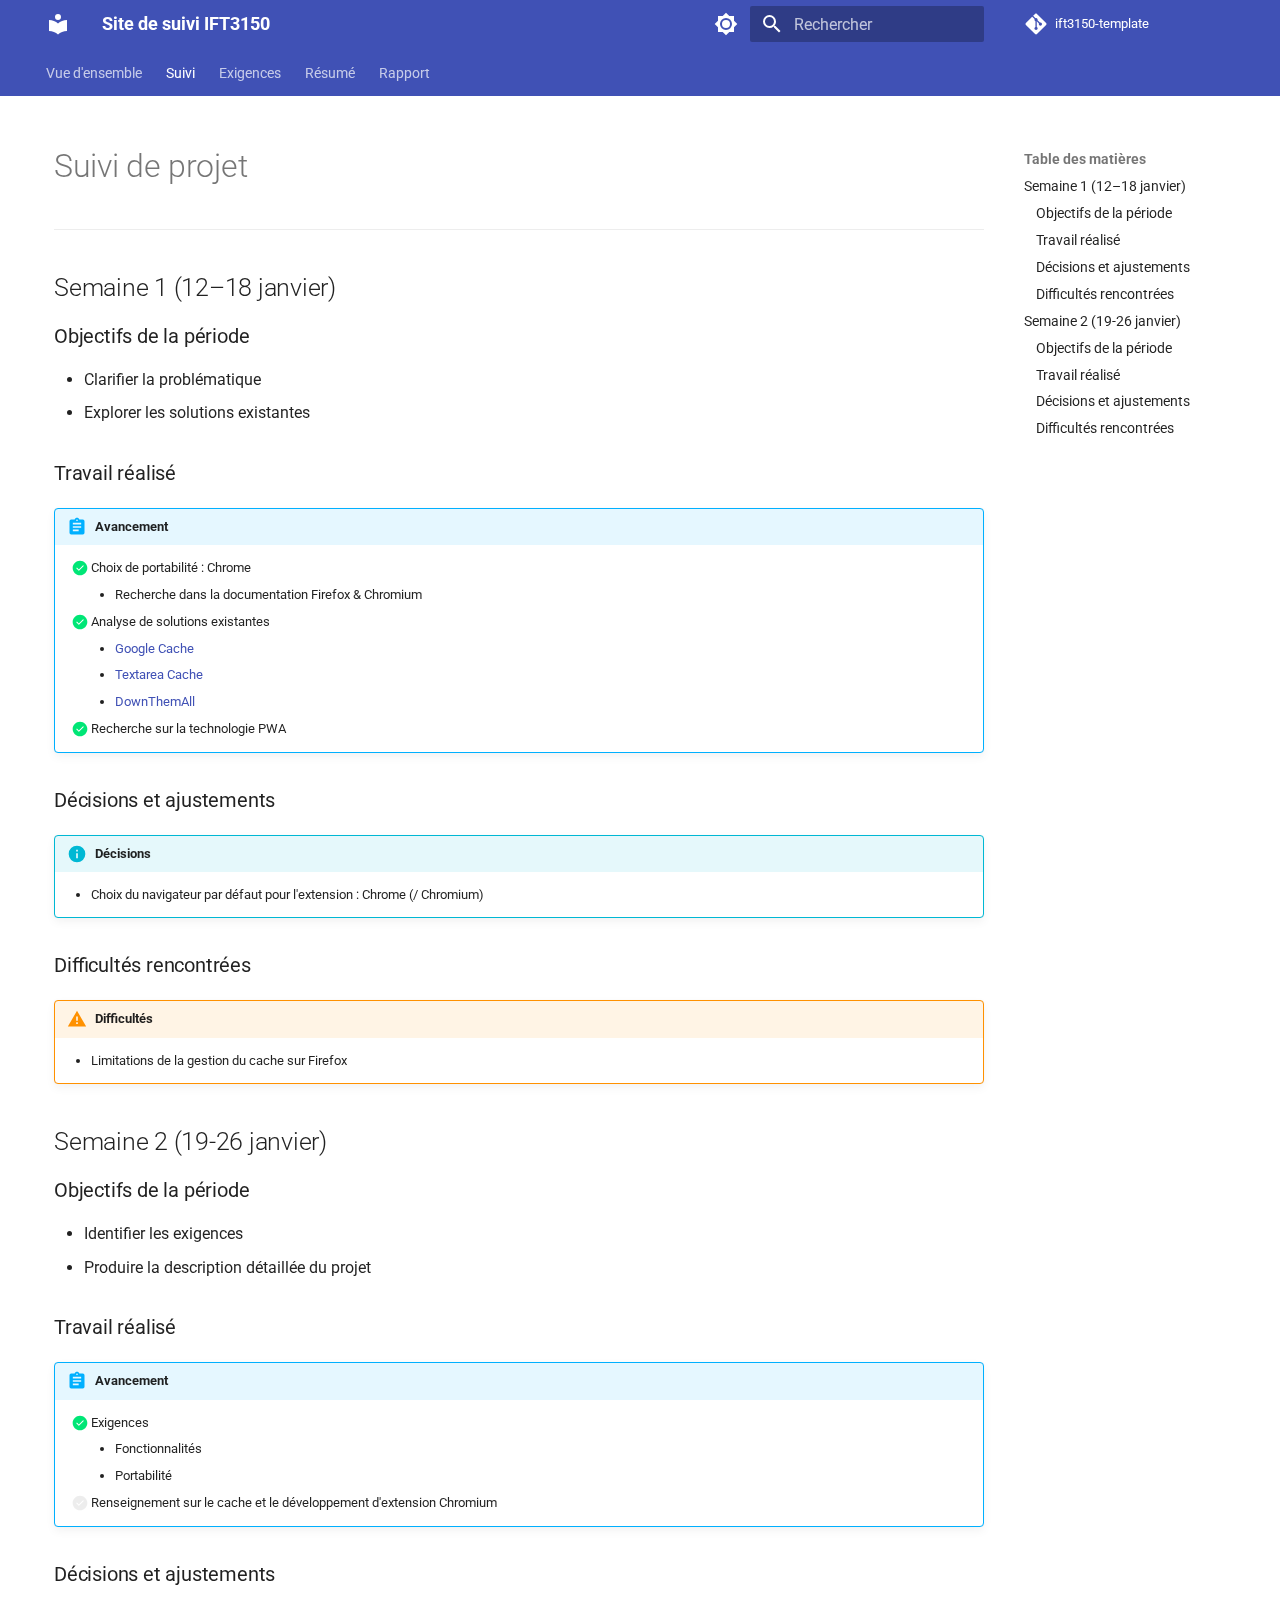
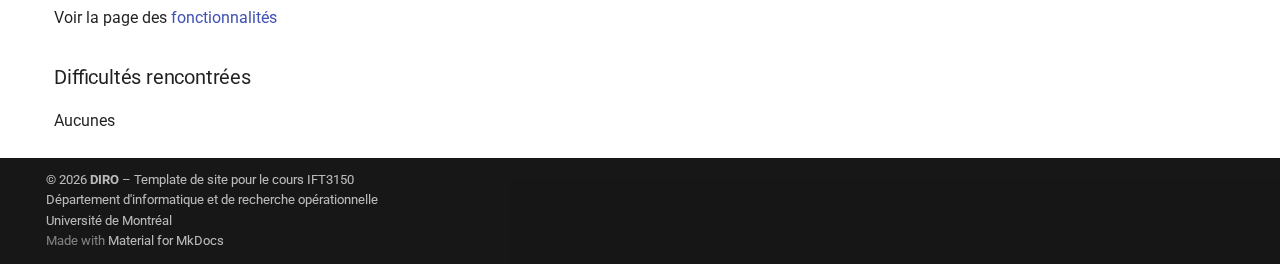
<file: suivi/index.html>
<!doctype html>
<html lang="fr" class="no-js">
  <head>
    
      <meta charset="utf-8">
      <meta name="viewport" content="width=device-width,initial-scale=1">
      
        <meta name="description" content="Template de site web pour le cours IFT3150">
      
      
        <meta name="author" content="Louis-Edouard Lafontant">
      
      
        <link rel="canonical" href="https://ift3150-template.github.io/suivi/">
      
      
        <link rel="prev" href="..">
      
      
        <link rel="next" href="../features/">
      
      
        
      
      
      <link rel="icon" href="../assets/images/favicon.png">
      <meta name="generator" content="mkdocs-1.6.1, mkdocs-material-9.7.1">
    
    
      
        <title>Suivi du projet - Site de suivi IFT3150</title>
      
    
    
      <link rel="stylesheet" href="../assets/stylesheets/main.484c7ddc.min.css">
      
        
        <link rel="stylesheet" href="../assets/stylesheets/palette.ab4e12ef.min.css">
      
      


    
    
      
    
    
      
        
        
        <link rel="preconnect" href="https://fonts.gstatic.com" crossorigin>
        <link rel="stylesheet" href="https://fonts.googleapis.com/css?family=Roboto:300,300i,400,400i,700,700i%7CRoboto+Mono:400,400i,700,700i&display=fallback">
        <style>:root{--md-text-font:"Roboto";--md-code-font:"Roboto Mono"}</style>
      
    
    
    <script>__md_scope=new URL("..",location),__md_hash=e=>[...e].reduce(((e,_)=>(e<<5)-e+_.charCodeAt(0)),0),__md_get=(e,_=localStorage,t=__md_scope)=>JSON.parse(_.getItem(t.pathname+"."+e)),__md_set=(e,_,t=localStorage,a=__md_scope)=>{try{t.setItem(a.pathname+"."+e,JSON.stringify(_))}catch(e){}}</script>
    
      

    
    
  </head>
  
  
    
    
      
    
    
    
    
    <body dir="ltr" data-md-color-scheme="default" data-md-color-primary="indigo" data-md-color-accent="indigo">
  
    
    <input class="md-toggle" data-md-toggle="drawer" type="checkbox" id="__drawer" autocomplete="off">
    <input class="md-toggle" data-md-toggle="search" type="checkbox" id="__search" autocomplete="off">
    <label class="md-overlay" for="__drawer"></label>
    <div data-md-component="skip">
      
        
        <a href="#suivi-de-projet" class="md-skip">
          Aller au contenu
        </a>
      
    </div>
    <div data-md-component="announce">
      
    </div>
    
    
      

<header class="md-header" data-md-component="header">
  <nav class="md-header__inner md-grid" aria-label="En-tête">
    <a href=".." title="Site de suivi IFT3150" class="md-header__button md-logo" aria-label="Site de suivi IFT3150" data-md-component="logo">
      
  
  <svg xmlns="http://www.w3.org/2000/svg" viewBox="0 0 24 24"><path d="M12 8a3 3 0 0 0 3-3 3 3 0 0 0-3-3 3 3 0 0 0-3 3 3 3 0 0 0 3 3m0 3.54C9.64 9.35 6.5 8 3 8v11c3.5 0 6.64 1.35 9 3.54 2.36-2.19 5.5-3.54 9-3.54V8c-3.5 0-6.64 1.35-9 3.54"/></svg>

    </a>
    <label class="md-header__button md-icon" for="__drawer">
      
      <svg xmlns="http://www.w3.org/2000/svg" viewBox="0 0 24 24"><path d="M3 6h18v2H3zm0 5h18v2H3zm0 5h18v2H3z"/></svg>
    </label>
    <div class="md-header__title" data-md-component="header-title">
      <div class="md-header__ellipsis">
        <div class="md-header__topic">
          <span class="md-ellipsis">
            Site de suivi IFT3150
          </span>
        </div>
        <div class="md-header__topic" data-md-component="header-topic">
          <span class="md-ellipsis">
            
              Suivi du projet
            
          </span>
        </div>
      </div>
    </div>
    
      
        <form class="md-header__option" data-md-component="palette">
  
    
    
    
    <input class="md-option" data-md-color-media="" data-md-color-scheme="default" data-md-color-primary="indigo" data-md-color-accent="indigo"  aria-label="Switch to dark mode"  type="radio" name="__palette" id="__palette_0">
    
      <label class="md-header__button md-icon" title="Switch to dark mode" for="__palette_1" hidden>
        <svg xmlns="http://www.w3.org/2000/svg" viewBox="0 0 24 24"><path d="M12 8a4 4 0 0 0-4 4 4 4 0 0 0 4 4 4 4 0 0 0 4-4 4 4 0 0 0-4-4m0 10a6 6 0 0 1-6-6 6 6 0 0 1 6-6 6 6 0 0 1 6 6 6 6 0 0 1-6 6m8-9.31V4h-4.69L12 .69 8.69 4H4v4.69L.69 12 4 15.31V20h4.69L12 23.31 15.31 20H20v-4.69L23.31 12z"/></svg>
      </label>
    
  
    
    
    
    <input class="md-option" data-md-color-media="" data-md-color-scheme="slate" data-md-color-primary="indigo" data-md-color-accent="indigo"  aria-label="Switch to light mode"  type="radio" name="__palette" id="__palette_1">
    
      <label class="md-header__button md-icon" title="Switch to light mode" for="__palette_0" hidden>
        <svg xmlns="http://www.w3.org/2000/svg" viewBox="0 0 24 24"><path d="M12 18c-.89 0-1.74-.2-2.5-.55C11.56 16.5 13 14.42 13 12s-1.44-4.5-3.5-5.45C10.26 6.2 11.11 6 12 6a6 6 0 0 1 6 6 6 6 0 0 1-6 6m8-9.31V4h-4.69L12 .69 8.69 4H4v4.69L.69 12 4 15.31V20h4.69L12 23.31 15.31 20H20v-4.69L23.31 12z"/></svg>
      </label>
    
  
</form>
      
    
    
      <script>var palette=__md_get("__palette");if(palette&&palette.color){if("(prefers-color-scheme)"===palette.color.media){var media=matchMedia("(prefers-color-scheme: light)"),input=document.querySelector(media.matches?"[data-md-color-media='(prefers-color-scheme: light)']":"[data-md-color-media='(prefers-color-scheme: dark)']");palette.color.media=input.getAttribute("data-md-color-media"),palette.color.scheme=input.getAttribute("data-md-color-scheme"),palette.color.primary=input.getAttribute("data-md-color-primary"),palette.color.accent=input.getAttribute("data-md-color-accent")}for(var[key,value]of Object.entries(palette.color))document.body.setAttribute("data-md-color-"+key,value)}</script>
    
    
    
      
      
        <label class="md-header__button md-icon" for="__search">
          
          <svg xmlns="http://www.w3.org/2000/svg" viewBox="0 0 24 24"><path d="M9.5 3A6.5 6.5 0 0 1 16 9.5c0 1.61-.59 3.09-1.56 4.23l.27.27h.79l5 5-1.5 1.5-5-5v-.79l-.27-.27A6.52 6.52 0 0 1 9.5 16 6.5 6.5 0 0 1 3 9.5 6.5 6.5 0 0 1 9.5 3m0 2C7 5 5 7 5 9.5S7 14 9.5 14 14 12 14 9.5 12 5 9.5 5"/></svg>
        </label>
        <div class="md-search" data-md-component="search" role="dialog">
  <label class="md-search__overlay" for="__search"></label>
  <div class="md-search__inner" role="search">
    <form class="md-search__form" name="search">
      <input type="text" class="md-search__input" name="query" aria-label="Rechercher" placeholder="Rechercher" autocapitalize="off" autocorrect="off" autocomplete="off" spellcheck="false" data-md-component="search-query" required>
      <label class="md-search__icon md-icon" for="__search">
        
        <svg xmlns="http://www.w3.org/2000/svg" viewBox="0 0 24 24"><path d="M9.5 3A6.5 6.5 0 0 1 16 9.5c0 1.61-.59 3.09-1.56 4.23l.27.27h.79l5 5-1.5 1.5-5-5v-.79l-.27-.27A6.52 6.52 0 0 1 9.5 16 6.5 6.5 0 0 1 3 9.5 6.5 6.5 0 0 1 9.5 3m0 2C7 5 5 7 5 9.5S7 14 9.5 14 14 12 14 9.5 12 5 9.5 5"/></svg>
        
        <svg xmlns="http://www.w3.org/2000/svg" viewBox="0 0 24 24"><path d="M20 11v2H8l5.5 5.5-1.42 1.42L4.16 12l7.92-7.92L13.5 5.5 8 11z"/></svg>
      </label>
      <nav class="md-search__options" aria-label="Recherche">
        
          <a href="javascript:void(0)" class="md-search__icon md-icon" title="Partager" aria-label="Partager" data-clipboard data-clipboard-text="" data-md-component="search-share" tabindex="-1">
            
            <svg xmlns="http://www.w3.org/2000/svg" viewBox="0 0 24 24"><path d="M18 16.08c-.76 0-1.44.3-1.96.77L8.91 12.7c.05-.23.09-.46.09-.7s-.04-.47-.09-.7l7.05-4.11c.54.5 1.25.81 2.04.81a3 3 0 0 0 3-3 3 3 0 0 0-3-3 3 3 0 0 0-3 3c0 .24.04.47.09.7L8.04 9.81C7.5 9.31 6.79 9 6 9a3 3 0 0 0-3 3 3 3 0 0 0 3 3c.79 0 1.5-.31 2.04-.81l7.12 4.15c-.05.21-.08.43-.08.66 0 1.61 1.31 2.91 2.92 2.91s2.92-1.3 2.92-2.91A2.92 2.92 0 0 0 18 16.08"/></svg>
          </a>
        
        <button type="reset" class="md-search__icon md-icon" title="Effacer" aria-label="Effacer" tabindex="-1">
          
          <svg xmlns="http://www.w3.org/2000/svg" viewBox="0 0 24 24"><path d="M19 6.41 17.59 5 12 10.59 6.41 5 5 6.41 10.59 12 5 17.59 6.41 19 12 13.41 17.59 19 19 17.59 13.41 12z"/></svg>
        </button>
      </nav>
      
        <div class="md-search__suggest" data-md-component="search-suggest"></div>
      
    </form>
    <div class="md-search__output">
      <div class="md-search__scrollwrap" tabindex="0" data-md-scrollfix>
        <div class="md-search-result" data-md-component="search-result">
          <div class="md-search-result__meta">
            Initialisation de la recherche
          </div>
          <ol class="md-search-result__list" role="presentation"></ol>
        </div>
      </div>
    </div>
  </div>
</div>
      
    
    
      <div class="md-header__source">
        <a href="https://github.com/ift3150-template/ift3150-template.github.io" title="Aller au dépôt" class="md-source" data-md-component="source">
  <div class="md-source__icon md-icon">
    
    <svg xmlns="http://www.w3.org/2000/svg" viewBox="0 0 448 512"><!--! Font Awesome Free 7.1.0 by @fontawesome - https://fontawesome.com License - https://fontawesome.com/license/free (Icons: CC BY 4.0, Fonts: SIL OFL 1.1, Code: MIT License) Copyright 2025 Fonticons, Inc.--><path d="M439.6 236.1 244 40.5c-5.4-5.5-12.8-8.5-20.4-8.5s-15 3-20.4 8.4L162.5 81l51.5 51.5c27.1-9.1 52.7 16.8 43.4 43.7l49.7 49.7c34.2-11.8 61.2 31 35.5 56.7-26.5 26.5-70.2-2.9-56-37.3L240.3 199v121.9c25.3 12.5 22.3 41.8 9.1 55-6.4 6.4-15.2 10.1-24.3 10.1s-17.8-3.6-24.3-10.1c-17.6-17.6-11.1-46.9 11.2-56v-123c-20.8-8.5-24.6-30.7-18.6-45L142.6 101 8.5 235.1C3 240.6 0 247.9 0 255.5s3 15 8.5 20.4l195.6 195.7c5.4 5.4 12.7 8.4 20.4 8.4s15-3 20.4-8.4l194.7-194.7c5.4-5.4 8.4-12.8 8.4-20.4s-3-15-8.4-20.4"/></svg>
  </div>
  <div class="md-source__repository">
    ift3150-template
  </div>
</a>
      </div>
    
  </nav>
  
</header>
    
    <div class="md-container" data-md-component="container">
      
      
        
          
            
<nav class="md-tabs" aria-label="Onglets" data-md-component="tabs">
  <div class="md-grid">
    <ul class="md-tabs__list">
      
        
  
  
  
  
    <li class="md-tabs__item">
      <a href=".." class="md-tabs__link">
        
  
  
    
  
  Vue d'ensemble

      </a>
    </li>
  

      
        
  
  
  
    
  
  
    <li class="md-tabs__item md-tabs__item--active">
      <a href="./" class="md-tabs__link">
        
  
  
    
  
  Suivi

      </a>
    </li>
  

      
        
  
  
  
  
    <li class="md-tabs__item">
      <a href="../features/" class="md-tabs__link">
        
  
  
    
  
  Exigences

      </a>
    </li>
  

      
        
  
  
  
  
    <li class="md-tabs__item">
      <a href="../resume/" class="md-tabs__link">
        
  
  
    
  
  Résumé

      </a>
    </li>
  

      
        
  
  
  
  
    
    
      <li class="md-tabs__item">
        <a href="../rapport/" class="md-tabs__link">
          
  
  
  Rapport

        </a>
      </li>
    
  

      
    </ul>
  </div>
</nav>
          
        
      
      <main class="md-main" data-md-component="main">
        <div class="md-main__inner md-grid">
          
            
              
              <div class="md-sidebar md-sidebar--primary" data-md-component="sidebar" data-md-type="navigation" >
                <div class="md-sidebar__scrollwrap">
                  <div class="md-sidebar__inner">
                    


  


<nav class="md-nav md-nav--primary md-nav--lifted" aria-label="Navigation" data-md-level="0">
  <label class="md-nav__title" for="__drawer">
    <a href=".." title="Site de suivi IFT3150" class="md-nav__button md-logo" aria-label="Site de suivi IFT3150" data-md-component="logo">
      
  
  <svg xmlns="http://www.w3.org/2000/svg" viewBox="0 0 24 24"><path d="M12 8a3 3 0 0 0 3-3 3 3 0 0 0-3-3 3 3 0 0 0-3 3 3 3 0 0 0 3 3m0 3.54C9.64 9.35 6.5 8 3 8v11c3.5 0 6.64 1.35 9 3.54 2.36-2.19 5.5-3.54 9-3.54V8c-3.5 0-6.64 1.35-9 3.54"/></svg>

    </a>
    Site de suivi IFT3150
  </label>
  
    <div class="md-nav__source">
      <a href="https://github.com/ift3150-template/ift3150-template.github.io" title="Aller au dépôt" class="md-source" data-md-component="source">
  <div class="md-source__icon md-icon">
    
    <svg xmlns="http://www.w3.org/2000/svg" viewBox="0 0 448 512"><!--! Font Awesome Free 7.1.0 by @fontawesome - https://fontawesome.com License - https://fontawesome.com/license/free (Icons: CC BY 4.0, Fonts: SIL OFL 1.1, Code: MIT License) Copyright 2025 Fonticons, Inc.--><path d="M439.6 236.1 244 40.5c-5.4-5.5-12.8-8.5-20.4-8.5s-15 3-20.4 8.4L162.5 81l51.5 51.5c27.1-9.1 52.7 16.8 43.4 43.7l49.7 49.7c34.2-11.8 61.2 31 35.5 56.7-26.5 26.5-70.2-2.9-56-37.3L240.3 199v121.9c25.3 12.5 22.3 41.8 9.1 55-6.4 6.4-15.2 10.1-24.3 10.1s-17.8-3.6-24.3-10.1c-17.6-17.6-11.1-46.9 11.2-56v-123c-20.8-8.5-24.6-30.7-18.6-45L142.6 101 8.5 235.1C3 240.6 0 247.9 0 255.5s3 15 8.5 20.4l195.6 195.7c5.4 5.4 12.7 8.4 20.4 8.4s15-3 20.4-8.4l194.7-194.7c5.4-5.4 8.4-12.8 8.4-20.4s-3-15-8.4-20.4"/></svg>
  </div>
  <div class="md-source__repository">
    ift3150-template
  </div>
</a>
    </div>
  
  <ul class="md-nav__list" data-md-scrollfix>
    
      
      
  
  
  
  
    <li class="md-nav__item">
      <a href=".." class="md-nav__link">
        
  
  
  <span class="md-ellipsis">
    
  
    Vue d'ensemble
  

    
  </span>
  
  

      </a>
    </li>
  

    
      
      
  
  
    
  
  
  
    <li class="md-nav__item md-nav__item--active">
      
      <input class="md-nav__toggle md-toggle" type="checkbox" id="__toc">
      
      
        
      
      
        <label class="md-nav__link md-nav__link--active" for="__toc">
          
  
  
  <span class="md-ellipsis">
    
  
    Suivi
  

    
  </span>
  
  

          <span class="md-nav__icon md-icon"></span>
        </label>
      
      <a href="./" class="md-nav__link md-nav__link--active">
        
  
  
  <span class="md-ellipsis">
    
  
    Suivi
  

    
  </span>
  
  

      </a>
      
        

<nav class="md-nav md-nav--secondary" aria-label="Table des matières">
  
  
  
    
  
  
    <label class="md-nav__title" for="__toc">
      <span class="md-nav__icon md-icon"></span>
      Table des matières
    </label>
    <ul class="md-nav__list" data-md-component="toc" data-md-scrollfix>
      
        <li class="md-nav__item">
  <a href="#semaine-1-1218-janvier" class="md-nav__link">
    <span class="md-ellipsis">
      
        Semaine 1 (12–18 janvier)
      
    </span>
  </a>
  
    <nav class="md-nav" aria-label="Semaine 1 (12–18 janvier)">
      <ul class="md-nav__list">
        
          <li class="md-nav__item">
  <a href="#objectifs-de-la-periode" class="md-nav__link">
    <span class="md-ellipsis">
      
        Objectifs de la période
      
    </span>
  </a>
  
</li>
        
          <li class="md-nav__item">
  <a href="#travail-realise" class="md-nav__link">
    <span class="md-ellipsis">
      
        Travail réalisé
      
    </span>
  </a>
  
</li>
        
          <li class="md-nav__item">
  <a href="#decisions-et-ajustements" class="md-nav__link">
    <span class="md-ellipsis">
      
        Décisions et ajustements
      
    </span>
  </a>
  
</li>
        
          <li class="md-nav__item">
  <a href="#difficultes-rencontrees" class="md-nav__link">
    <span class="md-ellipsis">
      
        Difficultés rencontrées
      
    </span>
  </a>
  
</li>
        
      </ul>
    </nav>
  
</li>
      
        <li class="md-nav__item">
  <a href="#semaine-2-19-26-janvier" class="md-nav__link">
    <span class="md-ellipsis">
      
        Semaine 2 (19-26 janvier)
      
    </span>
  </a>
  
    <nav class="md-nav" aria-label="Semaine 2 (19-26 janvier)">
      <ul class="md-nav__list">
        
          <li class="md-nav__item">
  <a href="#objectifs-de-la-periode_1" class="md-nav__link">
    <span class="md-ellipsis">
      
        Objectifs de la période
      
    </span>
  </a>
  
</li>
        
          <li class="md-nav__item">
  <a href="#travail-realise_1" class="md-nav__link">
    <span class="md-ellipsis">
      
        Travail réalisé
      
    </span>
  </a>
  
</li>
        
          <li class="md-nav__item">
  <a href="#decisions-et-ajustements_1" class="md-nav__link">
    <span class="md-ellipsis">
      
        Décisions et ajustements
      
    </span>
  </a>
  
</li>
        
          <li class="md-nav__item">
  <a href="#difficultes-rencontrees_1" class="md-nav__link">
    <span class="md-ellipsis">
      
        Difficultés rencontrées
      
    </span>
  </a>
  
</li>
        
      </ul>
    </nav>
  
</li>
      
    </ul>
  
</nav>
      
    </li>
  

    
      
      
  
  
  
  
    <li class="md-nav__item">
      <a href="../features/" class="md-nav__link">
        
  
  
  <span class="md-ellipsis">
    
  
    Exigences
  

    
  </span>
  
  

      </a>
    </li>
  

    
      
      
  
  
  
  
    <li class="md-nav__item">
      <a href="../resume/" class="md-nav__link">
        
  
  
  <span class="md-ellipsis">
    
  
    Résumé
  

    
  </span>
  
  

      </a>
    </li>
  

    
      
      
  
  
  
  
    
    
    
    
      
      
        
      
    
    
    <li class="md-nav__item md-nav__item--nested">
      
        
        
          
        
        <input class="md-nav__toggle md-toggle md-toggle--indeterminate" type="checkbox" id="__nav_5" >
        
          
          <label class="md-nav__link" for="__nav_5" id="__nav_5_label" tabindex="0">
            
  
  
  <span class="md-ellipsis">
    
  
    Rapport
  

    
  </span>
  
  

            <span class="md-nav__icon md-icon"></span>
          </label>
        
        <nav class="md-nav" data-md-level="1" aria-labelledby="__nav_5_label" aria-expanded="false">
          <label class="md-nav__title" for="__nav_5">
            <span class="md-nav__icon md-icon"></span>
            
  
    Rapport
  

          </label>
          <ul class="md-nav__list" data-md-scrollfix>
            
              
                
  
  
  
  
    <li class="md-nav__item">
      <a href="../rapport/" class="md-nav__link">
        
  
  
  <span class="md-ellipsis">
    
  
    Introduction
  

    
  </span>
  
  

      </a>
    </li>
  

              
            
              
                
  
  
  
  
    <li class="md-nav__item">
      <a href="../rapport/analyse/" class="md-nav__link">
        
  
  
  <span class="md-ellipsis">
    
  
    Études préliminaires
  

    
  </span>
  
  

      </a>
    </li>
  

              
            
              
                
  
  
  
  
    <li class="md-nav__item">
      <a href="../rapport/conception/" class="md-nav__link">
        
  
  
  <span class="md-ellipsis">
    
  
    Conception
  

    
  </span>
  
  

      </a>
    </li>
  

              
            
              
                
  
  
  
  
    <li class="md-nav__item">
      <a href="../rapport/implementation/" class="md-nav__link">
        
  
  
  <span class="md-ellipsis">
    
  
    Implémentation
  

    
  </span>
  
  

      </a>
    </li>
  

              
            
              
                
  
  
  
  
    <li class="md-nav__item">
      <a href="../rapport/evaluation/" class="md-nav__link">
        
  
  
  <span class="md-ellipsis">
    
  
    Tests & Évaluation
  

    
  </span>
  
  

      </a>
    </li>
  

              
            
              
                
  
  
  
  
    <li class="md-nav__item">
      <a href="../rapport/resultat/" class="md-nav__link">
        
  
  
  <span class="md-ellipsis">
    
  
    Discussion
  

    
  </span>
  
  

      </a>
    </li>
  

              
            
              
                
  
  
  
  
    <li class="md-nav__item">
      <a href="../rapport/references/" class="md-nav__link">
        
  
  
  <span class="md-ellipsis">
    
  
    Références
  

    
  </span>
  
  

      </a>
    </li>
  

              
            
          </ul>
        </nav>
      
    </li>
  

    
  </ul>
</nav>
                  </div>
                </div>
              </div>
            
            
              
              <div class="md-sidebar md-sidebar--secondary" data-md-component="sidebar" data-md-type="toc" >
                <div class="md-sidebar__scrollwrap">
                  <div class="md-sidebar__inner">
                    

<nav class="md-nav md-nav--secondary" aria-label="Table des matières">
  
  
  
    
  
  
    <label class="md-nav__title" for="__toc">
      <span class="md-nav__icon md-icon"></span>
      Table des matières
    </label>
    <ul class="md-nav__list" data-md-component="toc" data-md-scrollfix>
      
        <li class="md-nav__item">
  <a href="#semaine-1-1218-janvier" class="md-nav__link">
    <span class="md-ellipsis">
      
        Semaine 1 (12–18 janvier)
      
    </span>
  </a>
  
    <nav class="md-nav" aria-label="Semaine 1 (12–18 janvier)">
      <ul class="md-nav__list">
        
          <li class="md-nav__item">
  <a href="#objectifs-de-la-periode" class="md-nav__link">
    <span class="md-ellipsis">
      
        Objectifs de la période
      
    </span>
  </a>
  
</li>
        
          <li class="md-nav__item">
  <a href="#travail-realise" class="md-nav__link">
    <span class="md-ellipsis">
      
        Travail réalisé
      
    </span>
  </a>
  
</li>
        
          <li class="md-nav__item">
  <a href="#decisions-et-ajustements" class="md-nav__link">
    <span class="md-ellipsis">
      
        Décisions et ajustements
      
    </span>
  </a>
  
</li>
        
          <li class="md-nav__item">
  <a href="#difficultes-rencontrees" class="md-nav__link">
    <span class="md-ellipsis">
      
        Difficultés rencontrées
      
    </span>
  </a>
  
</li>
        
      </ul>
    </nav>
  
</li>
      
        <li class="md-nav__item">
  <a href="#semaine-2-19-26-janvier" class="md-nav__link">
    <span class="md-ellipsis">
      
        Semaine 2 (19-26 janvier)
      
    </span>
  </a>
  
    <nav class="md-nav" aria-label="Semaine 2 (19-26 janvier)">
      <ul class="md-nav__list">
        
          <li class="md-nav__item">
  <a href="#objectifs-de-la-periode_1" class="md-nav__link">
    <span class="md-ellipsis">
      
        Objectifs de la période
      
    </span>
  </a>
  
</li>
        
          <li class="md-nav__item">
  <a href="#travail-realise_1" class="md-nav__link">
    <span class="md-ellipsis">
      
        Travail réalisé
      
    </span>
  </a>
  
</li>
        
          <li class="md-nav__item">
  <a href="#decisions-et-ajustements_1" class="md-nav__link">
    <span class="md-ellipsis">
      
        Décisions et ajustements
      
    </span>
  </a>
  
</li>
        
          <li class="md-nav__item">
  <a href="#difficultes-rencontrees_1" class="md-nav__link">
    <span class="md-ellipsis">
      
        Difficultés rencontrées
      
    </span>
  </a>
  
</li>
        
      </ul>
    </nav>
  
</li>
      
    </ul>
  
</nav>
                  </div>
                </div>
              </div>
            
          
          
            <div class="md-content" data-md-component="content">
              
              <article class="md-content__inner md-typeset">
                
                  


  
  


<style>
    @media screen and (min-width: 76em) {
        .md-sidebar--primary {
            display: none !important;
        }
    }
</style>

<h1 id="suivi-de-projet">Suivi de projet<a class="headerlink" href="#suivi-de-projet" title="Permanent link">&para;</a></h1>
<!-- > :bulb: Cette page documente l’évolution du projet dans le temps.
> Elle sert à rendre visibles les décisions, ajustements et apprentissages.
> Les entrées peuvent être hebdomadaires ou bi-hebdomadaires.  
> N'oubliez pas d’effacer ou de mettre en commentaires les notes (`>`) avant la remise finale. -->

<hr />
<h2 id="semaine-1-1218-janvier">Semaine 1 (12–18 janvier)<a class="headerlink" href="#semaine-1-1218-janvier" title="Permanent link">&para;</a></h2>
<h3 id="objectifs-de-la-periode">Objectifs de la période<a class="headerlink" href="#objectifs-de-la-periode" title="Permanent link">&para;</a></h3>
<ul>
<li>Clarifier la problématique</li>
<li>Explorer les solutions existantes</li>
</ul>
<h3 id="travail-realise">Travail réalisé<a class="headerlink" href="#travail-realise" title="Permanent link">&para;</a></h3>
<div class="admonition abstract">
<p class="admonition-title">Avancement</p>
<ul class="task-list">
<li class="task-list-item"><label class="task-list-control"><input type="checkbox" disabled checked/><span class="task-list-indicator"></span></label> Choix de portabilité : Chrome<ul>
<li>Recherche dans la documentation Firefox &amp; Chromium</li>
</ul>
</li>
<li class="task-list-item"><label class="task-list-control"><input type="checkbox" disabled checked/><span class="task-list-indicator"></span></label> Analyse de solutions existantes<ul>
<li><a href="https://addons.mozilla.org/fr/firefox/addon/google-cache/?utm_source=addons.mozilla.org&amp;utm_medium=referral&amp;utm_content=search">Google Cache</a></li>
<li><a href="https://addons.mozilla.org/fr/firefox/addon/textarea-cache/?utm_source=addons.mozilla.org&amp;utm_medium=referral&amp;utm_content=search">Textarea Cache</a></li>
<li><a href="https://addons.mozilla.org/fr/firefox/addon/downthemall/">DownThemAll</a></li>
</ul>
</li>
<li class="task-list-item"><label class="task-list-control"><input type="checkbox" disabled checked/><span class="task-list-indicator"></span></label> Recherche sur la technologie PWA</li>
</ul>
</div>
<h3 id="decisions-et-ajustements">Décisions et ajustements<a class="headerlink" href="#decisions-et-ajustements" title="Permanent link">&para;</a></h3>
<!-- > À compléter uniquement si des choix structurants ont été faits
> ou si l’orientation du projet a évolué. -->

<div class="admonition info">
<p class="admonition-title">Décisions</p>
<ul>
<li>Choix du navigateur par défaut pour l'extension : Chrome (/ Chromium)</li>
</ul>
</div>
<h3 id="difficultes-rencontrees">Difficultés rencontrées<a class="headerlink" href="#difficultes-rencontrees" title="Permanent link">&para;</a></h3>
<!-- > À compléter uniquement si des obstacles ont eu un impact réel
> sur l’avancement du projet. -->

<div class="admonition warning">
<p class="admonition-title">Difficultés</p>
<ul>
<li>Limitations de la gestion du cache sur Firefox</li>
</ul>
</div>
<h2 id="semaine-2-19-26-janvier">Semaine 2 (19-26 janvier)<a class="headerlink" href="#semaine-2-19-26-janvier" title="Permanent link">&para;</a></h2>
<h3 id="objectifs-de-la-periode_1">Objectifs de la période<a class="headerlink" href="#objectifs-de-la-periode_1" title="Permanent link">&para;</a></h3>
<ul>
<li>Identifier les exigences</li>
<li>Produire la description détaillée du projet</li>
</ul>
<h3 id="travail-realise_1">Travail réalisé<a class="headerlink" href="#travail-realise_1" title="Permanent link">&para;</a></h3>
<div class="admonition abstract">
<p class="admonition-title">Avancement</p>
<ul class="task-list">
<li class="task-list-item"><label class="task-list-control"><input type="checkbox" disabled checked/><span class="task-list-indicator"></span></label> Exigences<ul>
<li>Fonctionnalités</li>
<li>Portabilité</li>
</ul>
</li>
<li class="task-list-item"><label class="task-list-control"><input type="checkbox" disabled/><span class="task-list-indicator"></span></label> Renseignement sur le cache et le développement d'extension Chromium</li>
</ul>
</div>
<h3 id="decisions-et-ajustements_1">Décisions et ajustements<a class="headerlink" href="#decisions-et-ajustements_1" title="Permanent link">&para;</a></h3>
<p>Voir la page des <a href="../features/">fonctionnalités</a></p>
<h3 id="difficultes-rencontrees_1">Difficultés rencontrées<a class="headerlink" href="#difficultes-rencontrees_1" title="Permanent link">&para;</a></h3>
<p>Aucunes</p>







  
  






                
              </article>
            </div>
          
          
  <script>var tabs=__md_get("__tabs");if(Array.isArray(tabs))e:for(var set of document.querySelectorAll(".tabbed-set")){var labels=set.querySelector(".tabbed-labels");for(var tab of tabs)for(var label of labels.getElementsByTagName("label"))if(label.innerText.trim()===tab){var input=document.getElementById(label.htmlFor);input.checked=!0;continue e}}</script>

<script>var target=document.getElementById(location.hash.slice(1));target&&target.name&&(target.checked=target.name.startsWith("__tabbed_"))</script>
        </div>
        
          <button type="button" class="md-top md-icon" data-md-component="top" hidden>
  
  <svg xmlns="http://www.w3.org/2000/svg" viewBox="0 0 24 24"><path d="M13 20h-2V8l-5.5 5.5-1.42-1.42L12 4.16l7.92 7.92-1.42 1.42L13 8z"/></svg>
  Retour en haut de la page
</button>
        
      </main>
      
        <footer class="md-footer">
  
  <div class="md-footer-meta md-typeset">
    <div class="md-footer-meta__inner md-grid">
      <div class="md-copyright">
  
    <div class="md-copyright__highlight">
      &copy; 2026 <b>DIRO</b> &ndash; Template de site pour le cours IFT3150 <br>Département d'informatique et de recherche opérationnelle <br>Université de Montréal
    </div>
  
  
    Made with
    <a href="https://squidfunk.github.io/mkdocs-material/" target="_blank" rel="noopener">
      Material for MkDocs
    </a>
  
</div>
      
    </div>
  </div>
</footer>
      
    </div>
    <div class="md-dialog" data-md-component="dialog">
      <div class="md-dialog__inner md-typeset"></div>
    </div>
    
    
    
      
      
      <script id="__config" type="application/json">{"annotate": null, "base": "..", "features": ["navigation.instant", "navigation.tabs", "navigation.sections", "navigation.expand", "navigation.top", "search.highlight", "search.suggest", "search.share", "content.tabs.link", "content.code.copy", "content.code.annotate"], "search": "../assets/javascripts/workers/search.2c215733.min.js", "tags": null, "translations": {"clipboard.copied": "Copi\u00e9 dans le presse-papier", "clipboard.copy": "Copier dans le presse-papier", "search.result.more.one": "1 de plus sur cette page", "search.result.more.other": "# de plus sur cette page", "search.result.none": "Aucun document trouv\u00e9", "search.result.one": "1 document trouv\u00e9", "search.result.other": "# documents trouv\u00e9s", "search.result.placeholder": "Taper pour d\u00e9marrer la recherche", "search.result.term.missing": "Non trouv\u00e9", "select.version": "S\u00e9lectionner la version"}, "version": null}</script>
    
    
      <script src="../assets/javascripts/bundle.79ae519e.min.js"></script>
      
    
  </body>
</html>
</file>
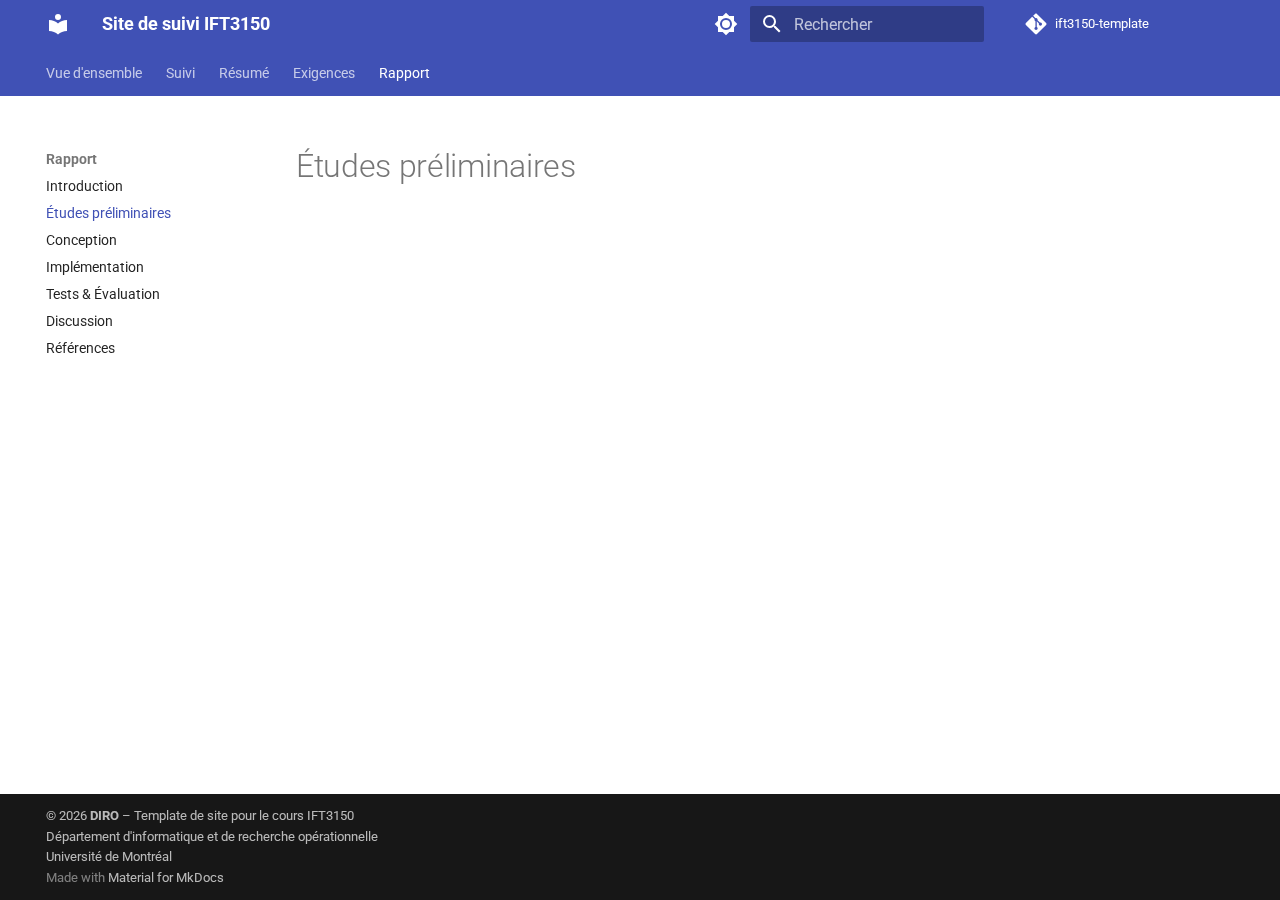
<file: rapport/analyse/index.html>
<!doctype html>
<html lang="fr" class="no-js">
  <head>
    
      <meta charset="utf-8">
      <meta name="viewport" content="width=device-width,initial-scale=1">
      
        <meta name="description" content="Template de site web pour le cours IFT3150">
      
      
        <meta name="author" content="Louis-Edouard Lafontant">
      
      
        <link rel="canonical" href="https://ift3150-template.github.io/rapport/analyse/">
      
      
        <link rel="prev" href="../">
      
      
        <link rel="next" href="../conception/">
      
      
        
      
      
      <link rel="icon" href="../../assets/images/favicon.png">
      <meta name="generator" content="mkdocs-1.6.1, mkdocs-material-9.7.1">
    
    
      
        <title>Études préliminaires - Site de suivi IFT3150</title>
      
    
    
      <link rel="stylesheet" href="../../assets/stylesheets/main.484c7ddc.min.css">
      
        
        <link rel="stylesheet" href="../../assets/stylesheets/palette.ab4e12ef.min.css">
      
      


    
    
      
    
    
      
        
        
        <link rel="preconnect" href="https://fonts.gstatic.com" crossorigin>
        <link rel="stylesheet" href="https://fonts.googleapis.com/css?family=Roboto:300,300i,400,400i,700,700i%7CRoboto+Mono:400,400i,700,700i&display=fallback">
        <style>:root{--md-text-font:"Roboto";--md-code-font:"Roboto Mono"}</style>
      
    
    
    <script>__md_scope=new URL("../..",location),__md_hash=e=>[...e].reduce(((e,_)=>(e<<5)-e+_.charCodeAt(0)),0),__md_get=(e,_=localStorage,t=__md_scope)=>JSON.parse(_.getItem(t.pathname+"."+e)),__md_set=(e,_,t=localStorage,a=__md_scope)=>{try{t.setItem(a.pathname+"."+e,JSON.stringify(_))}catch(e){}}</script>
    
      

    
    
  </head>
  
  
    
    
      
    
    
    
    
    <body dir="ltr" data-md-color-scheme="default" data-md-color-primary="indigo" data-md-color-accent="indigo">
  
    
    <input class="md-toggle" data-md-toggle="drawer" type="checkbox" id="__drawer" autocomplete="off">
    <input class="md-toggle" data-md-toggle="search" type="checkbox" id="__search" autocomplete="off">
    <label class="md-overlay" for="__drawer"></label>
    <div data-md-component="skip">
      
        
        <a href="#etudes-preliminaires" class="md-skip">
          Aller au contenu
        </a>
      
    </div>
    <div data-md-component="announce">
      
    </div>
    
    
      

<header class="md-header" data-md-component="header">
  <nav class="md-header__inner md-grid" aria-label="En-tête">
    <a href="../.." title="Site de suivi IFT3150" class="md-header__button md-logo" aria-label="Site de suivi IFT3150" data-md-component="logo">
      
  
  <svg xmlns="http://www.w3.org/2000/svg" viewBox="0 0 24 24"><path d="M12 8a3 3 0 0 0 3-3 3 3 0 0 0-3-3 3 3 0 0 0-3 3 3 3 0 0 0 3 3m0 3.54C9.64 9.35 6.5 8 3 8v11c3.5 0 6.64 1.35 9 3.54 2.36-2.19 5.5-3.54 9-3.54V8c-3.5 0-6.64 1.35-9 3.54"/></svg>

    </a>
    <label class="md-header__button md-icon" for="__drawer">
      
      <svg xmlns="http://www.w3.org/2000/svg" viewBox="0 0 24 24"><path d="M3 6h18v2H3zm0 5h18v2H3zm0 5h18v2H3z"/></svg>
    </label>
    <div class="md-header__title" data-md-component="header-title">
      <div class="md-header__ellipsis">
        <div class="md-header__topic">
          <span class="md-ellipsis">
            Site de suivi IFT3150
          </span>
        </div>
        <div class="md-header__topic" data-md-component="header-topic">
          <span class="md-ellipsis">
            
              Études préliminaires
            
          </span>
        </div>
      </div>
    </div>
    
      
        <form class="md-header__option" data-md-component="palette">
  
    
    
    
    <input class="md-option" data-md-color-media="" data-md-color-scheme="default" data-md-color-primary="indigo" data-md-color-accent="indigo"  aria-label="Switch to dark mode"  type="radio" name="__palette" id="__palette_0">
    
      <label class="md-header__button md-icon" title="Switch to dark mode" for="__palette_1" hidden>
        <svg xmlns="http://www.w3.org/2000/svg" viewBox="0 0 24 24"><path d="M12 8a4 4 0 0 0-4 4 4 4 0 0 0 4 4 4 4 0 0 0 4-4 4 4 0 0 0-4-4m0 10a6 6 0 0 1-6-6 6 6 0 0 1 6-6 6 6 0 0 1 6 6 6 6 0 0 1-6 6m8-9.31V4h-4.69L12 .69 8.69 4H4v4.69L.69 12 4 15.31V20h4.69L12 23.31 15.31 20H20v-4.69L23.31 12z"/></svg>
      </label>
    
  
    
    
    
    <input class="md-option" data-md-color-media="" data-md-color-scheme="slate" data-md-color-primary="indigo" data-md-color-accent="indigo"  aria-label="Switch to light mode"  type="radio" name="__palette" id="__palette_1">
    
      <label class="md-header__button md-icon" title="Switch to light mode" for="__palette_0" hidden>
        <svg xmlns="http://www.w3.org/2000/svg" viewBox="0 0 24 24"><path d="M12 18c-.89 0-1.74-.2-2.5-.55C11.56 16.5 13 14.42 13 12s-1.44-4.5-3.5-5.45C10.26 6.2 11.11 6 12 6a6 6 0 0 1 6 6 6 6 0 0 1-6 6m8-9.31V4h-4.69L12 .69 8.69 4H4v4.69L.69 12 4 15.31V20h4.69L12 23.31 15.31 20H20v-4.69L23.31 12z"/></svg>
      </label>
    
  
</form>
      
    
    
      <script>var palette=__md_get("__palette");if(palette&&palette.color){if("(prefers-color-scheme)"===palette.color.media){var media=matchMedia("(prefers-color-scheme: light)"),input=document.querySelector(media.matches?"[data-md-color-media='(prefers-color-scheme: light)']":"[data-md-color-media='(prefers-color-scheme: dark)']");palette.color.media=input.getAttribute("data-md-color-media"),palette.color.scheme=input.getAttribute("data-md-color-scheme"),palette.color.primary=input.getAttribute("data-md-color-primary"),palette.color.accent=input.getAttribute("data-md-color-accent")}for(var[key,value]of Object.entries(palette.color))document.body.setAttribute("data-md-color-"+key,value)}</script>
    
    
    
      
      
        <label class="md-header__button md-icon" for="__search">
          
          <svg xmlns="http://www.w3.org/2000/svg" viewBox="0 0 24 24"><path d="M9.5 3A6.5 6.5 0 0 1 16 9.5c0 1.61-.59 3.09-1.56 4.23l.27.27h.79l5 5-1.5 1.5-5-5v-.79l-.27-.27A6.52 6.52 0 0 1 9.5 16 6.5 6.5 0 0 1 3 9.5 6.5 6.5 0 0 1 9.5 3m0 2C7 5 5 7 5 9.5S7 14 9.5 14 14 12 14 9.5 12 5 9.5 5"/></svg>
        </label>
        <div class="md-search" data-md-component="search" role="dialog">
  <label class="md-search__overlay" for="__search"></label>
  <div class="md-search__inner" role="search">
    <form class="md-search__form" name="search">
      <input type="text" class="md-search__input" name="query" aria-label="Rechercher" placeholder="Rechercher" autocapitalize="off" autocorrect="off" autocomplete="off" spellcheck="false" data-md-component="search-query" required>
      <label class="md-search__icon md-icon" for="__search">
        
        <svg xmlns="http://www.w3.org/2000/svg" viewBox="0 0 24 24"><path d="M9.5 3A6.5 6.5 0 0 1 16 9.5c0 1.61-.59 3.09-1.56 4.23l.27.27h.79l5 5-1.5 1.5-5-5v-.79l-.27-.27A6.52 6.52 0 0 1 9.5 16 6.5 6.5 0 0 1 3 9.5 6.5 6.5 0 0 1 9.5 3m0 2C7 5 5 7 5 9.5S7 14 9.5 14 14 12 14 9.5 12 5 9.5 5"/></svg>
        
        <svg xmlns="http://www.w3.org/2000/svg" viewBox="0 0 24 24"><path d="M20 11v2H8l5.5 5.5-1.42 1.42L4.16 12l7.92-7.92L13.5 5.5 8 11z"/></svg>
      </label>
      <nav class="md-search__options" aria-label="Recherche">
        
          <a href="javascript:void(0)" class="md-search__icon md-icon" title="Partager" aria-label="Partager" data-clipboard data-clipboard-text="" data-md-component="search-share" tabindex="-1">
            
            <svg xmlns="http://www.w3.org/2000/svg" viewBox="0 0 24 24"><path d="M18 16.08c-.76 0-1.44.3-1.96.77L8.91 12.7c.05-.23.09-.46.09-.7s-.04-.47-.09-.7l7.05-4.11c.54.5 1.25.81 2.04.81a3 3 0 0 0 3-3 3 3 0 0 0-3-3 3 3 0 0 0-3 3c0 .24.04.47.09.7L8.04 9.81C7.5 9.31 6.79 9 6 9a3 3 0 0 0-3 3 3 3 0 0 0 3 3c.79 0 1.5-.31 2.04-.81l7.12 4.15c-.05.21-.08.43-.08.66 0 1.61 1.31 2.91 2.92 2.91s2.92-1.3 2.92-2.91A2.92 2.92 0 0 0 18 16.08"/></svg>
          </a>
        
        <button type="reset" class="md-search__icon md-icon" title="Effacer" aria-label="Effacer" tabindex="-1">
          
          <svg xmlns="http://www.w3.org/2000/svg" viewBox="0 0 24 24"><path d="M19 6.41 17.59 5 12 10.59 6.41 5 5 6.41 10.59 12 5 17.59 6.41 19 12 13.41 17.59 19 19 17.59 13.41 12z"/></svg>
        </button>
      </nav>
      
        <div class="md-search__suggest" data-md-component="search-suggest"></div>
      
    </form>
    <div class="md-search__output">
      <div class="md-search__scrollwrap" tabindex="0" data-md-scrollfix>
        <div class="md-search-result" data-md-component="search-result">
          <div class="md-search-result__meta">
            Initialisation de la recherche
          </div>
          <ol class="md-search-result__list" role="presentation"></ol>
        </div>
      </div>
    </div>
  </div>
</div>
      
    
    
      <div class="md-header__source">
        <a href="https://github.com/ift3150-template/ift3150-template.github.io" title="Aller au dépôt" class="md-source" data-md-component="source">
  <div class="md-source__icon md-icon">
    
    <svg xmlns="http://www.w3.org/2000/svg" viewBox="0 0 448 512"><!--! Font Awesome Free 7.1.0 by @fontawesome - https://fontawesome.com License - https://fontawesome.com/license/free (Icons: CC BY 4.0, Fonts: SIL OFL 1.1, Code: MIT License) Copyright 2025 Fonticons, Inc.--><path d="M439.6 236.1 244 40.5c-5.4-5.5-12.8-8.5-20.4-8.5s-15 3-20.4 8.4L162.5 81l51.5 51.5c27.1-9.1 52.7 16.8 43.4 43.7l49.7 49.7c34.2-11.8 61.2 31 35.5 56.7-26.5 26.5-70.2-2.9-56-37.3L240.3 199v121.9c25.3 12.5 22.3 41.8 9.1 55-6.4 6.4-15.2 10.1-24.3 10.1s-17.8-3.6-24.3-10.1c-17.6-17.6-11.1-46.9 11.2-56v-123c-20.8-8.5-24.6-30.7-18.6-45L142.6 101 8.5 235.1C3 240.6 0 247.9 0 255.5s3 15 8.5 20.4l195.6 195.7c5.4 5.4 12.7 8.4 20.4 8.4s15-3 20.4-8.4l194.7-194.7c5.4-5.4 8.4-12.8 8.4-20.4s-3-15-8.4-20.4"/></svg>
  </div>
  <div class="md-source__repository">
    ift3150-template
  </div>
</a>
      </div>
    
  </nav>
  
</header>
    
    <div class="md-container" data-md-component="container">
      
      
        
          
            
<nav class="md-tabs" aria-label="Onglets" data-md-component="tabs">
  <div class="md-grid">
    <ul class="md-tabs__list">
      
        
  
  
  
  
    <li class="md-tabs__item">
      <a href="../.." class="md-tabs__link">
        
  
  
    
  
  Vue d'ensemble

      </a>
    </li>
  

      
        
  
  
  
  
    <li class="md-tabs__item">
      <a href="../../suivi/" class="md-tabs__link">
        
  
  
    
  
  Suivi

      </a>
    </li>
  

      
        
  
  
  
  
    <li class="md-tabs__item">
      <a href="../../resume/" class="md-tabs__link">
        
  
  
    
  
  Résumé

      </a>
    </li>
  

      
        
  
  
  
  
    <li class="md-tabs__item">
      <a href="../../features/" class="md-tabs__link">
        
  
  
    
  
  Exigences

      </a>
    </li>
  

      
        
  
  
  
    
  
  
    
    
      <li class="md-tabs__item md-tabs__item--active">
        <a href="../" class="md-tabs__link">
          
  
  
  Rapport

        </a>
      </li>
    
  

      
    </ul>
  </div>
</nav>
          
        
      
      <main class="md-main" data-md-component="main">
        <div class="md-main__inner md-grid">
          
            
              
              <div class="md-sidebar md-sidebar--primary" data-md-component="sidebar" data-md-type="navigation" >
                <div class="md-sidebar__scrollwrap">
                  <div class="md-sidebar__inner">
                    


  


<nav class="md-nav md-nav--primary md-nav--lifted" aria-label="Navigation" data-md-level="0">
  <label class="md-nav__title" for="__drawer">
    <a href="../.." title="Site de suivi IFT3150" class="md-nav__button md-logo" aria-label="Site de suivi IFT3150" data-md-component="logo">
      
  
  <svg xmlns="http://www.w3.org/2000/svg" viewBox="0 0 24 24"><path d="M12 8a3 3 0 0 0 3-3 3 3 0 0 0-3-3 3 3 0 0 0-3 3 3 3 0 0 0 3 3m0 3.54C9.64 9.35 6.5 8 3 8v11c3.5 0 6.64 1.35 9 3.54 2.36-2.19 5.5-3.54 9-3.54V8c-3.5 0-6.64 1.35-9 3.54"/></svg>

    </a>
    Site de suivi IFT3150
  </label>
  
    <div class="md-nav__source">
      <a href="https://github.com/ift3150-template/ift3150-template.github.io" title="Aller au dépôt" class="md-source" data-md-component="source">
  <div class="md-source__icon md-icon">
    
    <svg xmlns="http://www.w3.org/2000/svg" viewBox="0 0 448 512"><!--! Font Awesome Free 7.1.0 by @fontawesome - https://fontawesome.com License - https://fontawesome.com/license/free (Icons: CC BY 4.0, Fonts: SIL OFL 1.1, Code: MIT License) Copyright 2025 Fonticons, Inc.--><path d="M439.6 236.1 244 40.5c-5.4-5.5-12.8-8.5-20.4-8.5s-15 3-20.4 8.4L162.5 81l51.5 51.5c27.1-9.1 52.7 16.8 43.4 43.7l49.7 49.7c34.2-11.8 61.2 31 35.5 56.7-26.5 26.5-70.2-2.9-56-37.3L240.3 199v121.9c25.3 12.5 22.3 41.8 9.1 55-6.4 6.4-15.2 10.1-24.3 10.1s-17.8-3.6-24.3-10.1c-17.6-17.6-11.1-46.9 11.2-56v-123c-20.8-8.5-24.6-30.7-18.6-45L142.6 101 8.5 235.1C3 240.6 0 247.9 0 255.5s3 15 8.5 20.4l195.6 195.7c5.4 5.4 12.7 8.4 20.4 8.4s15-3 20.4-8.4l194.7-194.7c5.4-5.4 8.4-12.8 8.4-20.4s-3-15-8.4-20.4"/></svg>
  </div>
  <div class="md-source__repository">
    ift3150-template
  </div>
</a>
    </div>
  
  <ul class="md-nav__list" data-md-scrollfix>
    
      
      
  
  
  
  
    <li class="md-nav__item">
      <a href="../.." class="md-nav__link">
        
  
  
  <span class="md-ellipsis">
    
  
    Vue d'ensemble
  

    
  </span>
  
  

      </a>
    </li>
  

    
      
      
  
  
  
  
    <li class="md-nav__item">
      <a href="../../suivi/" class="md-nav__link">
        
  
  
  <span class="md-ellipsis">
    
  
    Suivi
  

    
  </span>
  
  

      </a>
    </li>
  

    
      
      
  
  
  
  
    <li class="md-nav__item">
      <a href="../../resume/" class="md-nav__link">
        
  
  
  <span class="md-ellipsis">
    
  
    Résumé
  

    
  </span>
  
  

      </a>
    </li>
  

    
      
      
  
  
  
  
    <li class="md-nav__item">
      <a href="../../features/" class="md-nav__link">
        
  
  
  <span class="md-ellipsis">
    
  
    Exigences
  

    
  </span>
  
  

      </a>
    </li>
  

    
      
      
  
  
    
  
  
  
    
    
    
    
      
        
        
      
      
        
      
    
    
    <li class="md-nav__item md-nav__item--active md-nav__item--section md-nav__item--nested">
      
        
        
        <input class="md-nav__toggle md-toggle " type="checkbox" id="__nav_5" checked>
        
          
          <label class="md-nav__link" for="__nav_5" id="__nav_5_label" tabindex="">
            
  
  
  <span class="md-ellipsis">
    
  
    Rapport
  

    
  </span>
  
  

            <span class="md-nav__icon md-icon"></span>
          </label>
        
        <nav class="md-nav" data-md-level="1" aria-labelledby="__nav_5_label" aria-expanded="true">
          <label class="md-nav__title" for="__nav_5">
            <span class="md-nav__icon md-icon"></span>
            
  
    Rapport
  

          </label>
          <ul class="md-nav__list" data-md-scrollfix>
            
              
                
  
  
  
  
    <li class="md-nav__item">
      <a href="../" class="md-nav__link">
        
  
  
  <span class="md-ellipsis">
    
  
    Introduction
  

    
  </span>
  
  

      </a>
    </li>
  

              
            
              
                
  
  
    
  
  
  
    <li class="md-nav__item md-nav__item--active">
      
      <input class="md-nav__toggle md-toggle" type="checkbox" id="__toc">
      
      
        
      
      
      <a href="./" class="md-nav__link md-nav__link--active">
        
  
  
  <span class="md-ellipsis">
    
  
    Études préliminaires
  

    
  </span>
  
  

      </a>
      
    </li>
  

              
            
              
                
  
  
  
  
    <li class="md-nav__item">
      <a href="../conception/" class="md-nav__link">
        
  
  
  <span class="md-ellipsis">
    
  
    Conception
  

    
  </span>
  
  

      </a>
    </li>
  

              
            
              
                
  
  
  
  
    <li class="md-nav__item">
      <a href="../implementation/" class="md-nav__link">
        
  
  
  <span class="md-ellipsis">
    
  
    Implémentation
  

    
  </span>
  
  

      </a>
    </li>
  

              
            
              
                
  
  
  
  
    <li class="md-nav__item">
      <a href="../evaluation/" class="md-nav__link">
        
  
  
  <span class="md-ellipsis">
    
  
    Tests & Évaluation
  

    
  </span>
  
  

      </a>
    </li>
  

              
            
              
                
  
  
  
  
    <li class="md-nav__item">
      <a href="../resultat/" class="md-nav__link">
        
  
  
  <span class="md-ellipsis">
    
  
    Discussion
  

    
  </span>
  
  

      </a>
    </li>
  

              
            
              
                
  
  
  
  
    <li class="md-nav__item">
      <a href="../references/" class="md-nav__link">
        
  
  
  <span class="md-ellipsis">
    
  
    Références
  

    
  </span>
  
  

      </a>
    </li>
  

              
            
          </ul>
        </nav>
      
    </li>
  

    
  </ul>
</nav>
                  </div>
                </div>
              </div>
            
            
              
              <div class="md-sidebar md-sidebar--secondary" data-md-component="sidebar" data-md-type="toc" >
                <div class="md-sidebar__scrollwrap">
                  <div class="md-sidebar__inner">
                    

<nav class="md-nav md-nav--secondary" aria-label="Table des matières">
  
  
  
    
  
  
</nav>
                  </div>
                </div>
              </div>
            
          
          
            <div class="md-content" data-md-component="content">
              
              <article class="md-content__inner md-typeset">
                
                  


  
  


<h1 id="etudes-preliminaires">Études préliminaires<a class="headerlink" href="#etudes-preliminaires" title="Permanent link">&para;</a></h1>












                
              </article>
            </div>
          
          
  <script>var tabs=__md_get("__tabs");if(Array.isArray(tabs))e:for(var set of document.querySelectorAll(".tabbed-set")){var labels=set.querySelector(".tabbed-labels");for(var tab of tabs)for(var label of labels.getElementsByTagName("label"))if(label.innerText.trim()===tab){var input=document.getElementById(label.htmlFor);input.checked=!0;continue e}}</script>

<script>var target=document.getElementById(location.hash.slice(1));target&&target.name&&(target.checked=target.name.startsWith("__tabbed_"))</script>
        </div>
        
          <button type="button" class="md-top md-icon" data-md-component="top" hidden>
  
  <svg xmlns="http://www.w3.org/2000/svg" viewBox="0 0 24 24"><path d="M13 20h-2V8l-5.5 5.5-1.42-1.42L12 4.16l7.92 7.92-1.42 1.42L13 8z"/></svg>
  Retour en haut de la page
</button>
        
      </main>
      
        <footer class="md-footer">
  
  <div class="md-footer-meta md-typeset">
    <div class="md-footer-meta__inner md-grid">
      <div class="md-copyright">
  
    <div class="md-copyright__highlight">
      &copy; 2026 <b>DIRO</b> &ndash; Template de site pour le cours IFT3150 <br>Département d'informatique et de recherche opérationnelle <br>Université de Montréal
    </div>
  
  
    Made with
    <a href="https://squidfunk.github.io/mkdocs-material/" target="_blank" rel="noopener">
      Material for MkDocs
    </a>
  
</div>
      
    </div>
  </div>
</footer>
      
    </div>
    <div class="md-dialog" data-md-component="dialog">
      <div class="md-dialog__inner md-typeset"></div>
    </div>
    
    
    
      
      
      <script id="__config" type="application/json">{"annotate": null, "base": "../..", "features": ["navigation.instant", "navigation.tabs", "navigation.sections", "navigation.expand", "navigation.top", "search.highlight", "search.suggest", "search.share", "content.tabs.link", "content.code.copy", "content.code.annotate"], "search": "../../assets/javascripts/workers/search.2c215733.min.js", "tags": null, "translations": {"clipboard.copied": "Copi\u00e9 dans le presse-papier", "clipboard.copy": "Copier dans le presse-papier", "search.result.more.one": "1 de plus sur cette page", "search.result.more.other": "# de plus sur cette page", "search.result.none": "Aucun document trouv\u00e9", "search.result.one": "1 document trouv\u00e9", "search.result.other": "# documents trouv\u00e9s", "search.result.placeholder": "Taper pour d\u00e9marrer la recherche", "search.result.term.missing": "Non trouv\u00e9", "select.version": "S\u00e9lectionner la version"}, "version": null}</script>
    
    
      <script src="../../assets/javascripts/bundle.79ae519e.min.js"></script>
      
    
  </body>
</html>
</file>
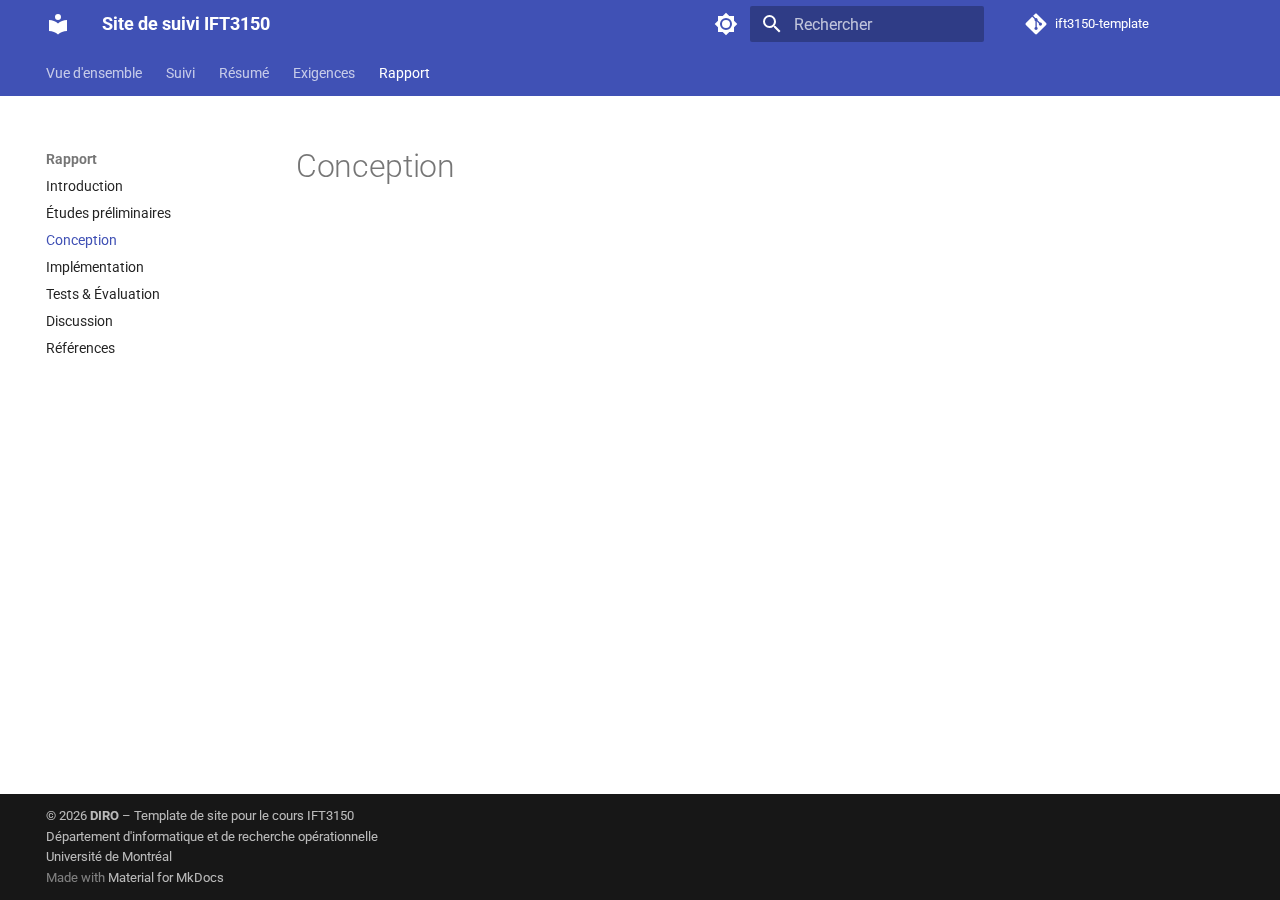
<file: rapport/conception/index.html>
<!doctype html>
<html lang="fr" class="no-js">
  <head>
    
      <meta charset="utf-8">
      <meta name="viewport" content="width=device-width,initial-scale=1">
      
        <meta name="description" content="Template de site web pour le cours IFT3150">
      
      
        <meta name="author" content="Louis-Edouard Lafontant">
      
      
        <link rel="canonical" href="https://ift3150-template.github.io/rapport/conception/">
      
      
        <link rel="prev" href="../analyse/">
      
      
        <link rel="next" href="../implementation/">
      
      
        
      
      
      <link rel="icon" href="../../assets/images/favicon.png">
      <meta name="generator" content="mkdocs-1.6.1, mkdocs-material-9.7.1">
    
    
      
        <title>Conception - Site de suivi IFT3150</title>
      
    
    
      <link rel="stylesheet" href="../../assets/stylesheets/main.484c7ddc.min.css">
      
        
        <link rel="stylesheet" href="../../assets/stylesheets/palette.ab4e12ef.min.css">
      
      


    
    
      
    
    
      
        
        
        <link rel="preconnect" href="https://fonts.gstatic.com" crossorigin>
        <link rel="stylesheet" href="https://fonts.googleapis.com/css?family=Roboto:300,300i,400,400i,700,700i%7CRoboto+Mono:400,400i,700,700i&display=fallback">
        <style>:root{--md-text-font:"Roboto";--md-code-font:"Roboto Mono"}</style>
      
    
    
    <script>__md_scope=new URL("../..",location),__md_hash=e=>[...e].reduce(((e,_)=>(e<<5)-e+_.charCodeAt(0)),0),__md_get=(e,_=localStorage,t=__md_scope)=>JSON.parse(_.getItem(t.pathname+"."+e)),__md_set=(e,_,t=localStorage,a=__md_scope)=>{try{t.setItem(a.pathname+"."+e,JSON.stringify(_))}catch(e){}}</script>
    
      

    
    
  </head>
  
  
    
    
      
    
    
    
    
    <body dir="ltr" data-md-color-scheme="default" data-md-color-primary="indigo" data-md-color-accent="indigo">
  
    
    <input class="md-toggle" data-md-toggle="drawer" type="checkbox" id="__drawer" autocomplete="off">
    <input class="md-toggle" data-md-toggle="search" type="checkbox" id="__search" autocomplete="off">
    <label class="md-overlay" for="__drawer"></label>
    <div data-md-component="skip">
      
        
        <a href="#conception" class="md-skip">
          Aller au contenu
        </a>
      
    </div>
    <div data-md-component="announce">
      
    </div>
    
    
      

<header class="md-header" data-md-component="header">
  <nav class="md-header__inner md-grid" aria-label="En-tête">
    <a href="../.." title="Site de suivi IFT3150" class="md-header__button md-logo" aria-label="Site de suivi IFT3150" data-md-component="logo">
      
  
  <svg xmlns="http://www.w3.org/2000/svg" viewBox="0 0 24 24"><path d="M12 8a3 3 0 0 0 3-3 3 3 0 0 0-3-3 3 3 0 0 0-3 3 3 3 0 0 0 3 3m0 3.54C9.64 9.35 6.5 8 3 8v11c3.5 0 6.64 1.35 9 3.54 2.36-2.19 5.5-3.54 9-3.54V8c-3.5 0-6.64 1.35-9 3.54"/></svg>

    </a>
    <label class="md-header__button md-icon" for="__drawer">
      
      <svg xmlns="http://www.w3.org/2000/svg" viewBox="0 0 24 24"><path d="M3 6h18v2H3zm0 5h18v2H3zm0 5h18v2H3z"/></svg>
    </label>
    <div class="md-header__title" data-md-component="header-title">
      <div class="md-header__ellipsis">
        <div class="md-header__topic">
          <span class="md-ellipsis">
            Site de suivi IFT3150
          </span>
        </div>
        <div class="md-header__topic" data-md-component="header-topic">
          <span class="md-ellipsis">
            
              Conception
            
          </span>
        </div>
      </div>
    </div>
    
      
        <form class="md-header__option" data-md-component="palette">
  
    
    
    
    <input class="md-option" data-md-color-media="" data-md-color-scheme="default" data-md-color-primary="indigo" data-md-color-accent="indigo"  aria-label="Switch to dark mode"  type="radio" name="__palette" id="__palette_0">
    
      <label class="md-header__button md-icon" title="Switch to dark mode" for="__palette_1" hidden>
        <svg xmlns="http://www.w3.org/2000/svg" viewBox="0 0 24 24"><path d="M12 8a4 4 0 0 0-4 4 4 4 0 0 0 4 4 4 4 0 0 0 4-4 4 4 0 0 0-4-4m0 10a6 6 0 0 1-6-6 6 6 0 0 1 6-6 6 6 0 0 1 6 6 6 6 0 0 1-6 6m8-9.31V4h-4.69L12 .69 8.69 4H4v4.69L.69 12 4 15.31V20h4.69L12 23.31 15.31 20H20v-4.69L23.31 12z"/></svg>
      </label>
    
  
    
    
    
    <input class="md-option" data-md-color-media="" data-md-color-scheme="slate" data-md-color-primary="indigo" data-md-color-accent="indigo"  aria-label="Switch to light mode"  type="radio" name="__palette" id="__palette_1">
    
      <label class="md-header__button md-icon" title="Switch to light mode" for="__palette_0" hidden>
        <svg xmlns="http://www.w3.org/2000/svg" viewBox="0 0 24 24"><path d="M12 18c-.89 0-1.74-.2-2.5-.55C11.56 16.5 13 14.42 13 12s-1.44-4.5-3.5-5.45C10.26 6.2 11.11 6 12 6a6 6 0 0 1 6 6 6 6 0 0 1-6 6m8-9.31V4h-4.69L12 .69 8.69 4H4v4.69L.69 12 4 15.31V20h4.69L12 23.31 15.31 20H20v-4.69L23.31 12z"/></svg>
      </label>
    
  
</form>
      
    
    
      <script>var palette=__md_get("__palette");if(palette&&palette.color){if("(prefers-color-scheme)"===palette.color.media){var media=matchMedia("(prefers-color-scheme: light)"),input=document.querySelector(media.matches?"[data-md-color-media='(prefers-color-scheme: light)']":"[data-md-color-media='(prefers-color-scheme: dark)']");palette.color.media=input.getAttribute("data-md-color-media"),palette.color.scheme=input.getAttribute("data-md-color-scheme"),palette.color.primary=input.getAttribute("data-md-color-primary"),palette.color.accent=input.getAttribute("data-md-color-accent")}for(var[key,value]of Object.entries(palette.color))document.body.setAttribute("data-md-color-"+key,value)}</script>
    
    
    
      
      
        <label class="md-header__button md-icon" for="__search">
          
          <svg xmlns="http://www.w3.org/2000/svg" viewBox="0 0 24 24"><path d="M9.5 3A6.5 6.5 0 0 1 16 9.5c0 1.61-.59 3.09-1.56 4.23l.27.27h.79l5 5-1.5 1.5-5-5v-.79l-.27-.27A6.52 6.52 0 0 1 9.5 16 6.5 6.5 0 0 1 3 9.5 6.5 6.5 0 0 1 9.5 3m0 2C7 5 5 7 5 9.5S7 14 9.5 14 14 12 14 9.5 12 5 9.5 5"/></svg>
        </label>
        <div class="md-search" data-md-component="search" role="dialog">
  <label class="md-search__overlay" for="__search"></label>
  <div class="md-search__inner" role="search">
    <form class="md-search__form" name="search">
      <input type="text" class="md-search__input" name="query" aria-label="Rechercher" placeholder="Rechercher" autocapitalize="off" autocorrect="off" autocomplete="off" spellcheck="false" data-md-component="search-query" required>
      <label class="md-search__icon md-icon" for="__search">
        
        <svg xmlns="http://www.w3.org/2000/svg" viewBox="0 0 24 24"><path d="M9.5 3A6.5 6.5 0 0 1 16 9.5c0 1.61-.59 3.09-1.56 4.23l.27.27h.79l5 5-1.5 1.5-5-5v-.79l-.27-.27A6.52 6.52 0 0 1 9.5 16 6.5 6.5 0 0 1 3 9.5 6.5 6.5 0 0 1 9.5 3m0 2C7 5 5 7 5 9.5S7 14 9.5 14 14 12 14 9.5 12 5 9.5 5"/></svg>
        
        <svg xmlns="http://www.w3.org/2000/svg" viewBox="0 0 24 24"><path d="M20 11v2H8l5.5 5.5-1.42 1.42L4.16 12l7.92-7.92L13.5 5.5 8 11z"/></svg>
      </label>
      <nav class="md-search__options" aria-label="Recherche">
        
          <a href="javascript:void(0)" class="md-search__icon md-icon" title="Partager" aria-label="Partager" data-clipboard data-clipboard-text="" data-md-component="search-share" tabindex="-1">
            
            <svg xmlns="http://www.w3.org/2000/svg" viewBox="0 0 24 24"><path d="M18 16.08c-.76 0-1.44.3-1.96.77L8.91 12.7c.05-.23.09-.46.09-.7s-.04-.47-.09-.7l7.05-4.11c.54.5 1.25.81 2.04.81a3 3 0 0 0 3-3 3 3 0 0 0-3-3 3 3 0 0 0-3 3c0 .24.04.47.09.7L8.04 9.81C7.5 9.31 6.79 9 6 9a3 3 0 0 0-3 3 3 3 0 0 0 3 3c.79 0 1.5-.31 2.04-.81l7.12 4.15c-.05.21-.08.43-.08.66 0 1.61 1.31 2.91 2.92 2.91s2.92-1.3 2.92-2.91A2.92 2.92 0 0 0 18 16.08"/></svg>
          </a>
        
        <button type="reset" class="md-search__icon md-icon" title="Effacer" aria-label="Effacer" tabindex="-1">
          
          <svg xmlns="http://www.w3.org/2000/svg" viewBox="0 0 24 24"><path d="M19 6.41 17.59 5 12 10.59 6.41 5 5 6.41 10.59 12 5 17.59 6.41 19 12 13.41 17.59 19 19 17.59 13.41 12z"/></svg>
        </button>
      </nav>
      
        <div class="md-search__suggest" data-md-component="search-suggest"></div>
      
    </form>
    <div class="md-search__output">
      <div class="md-search__scrollwrap" tabindex="0" data-md-scrollfix>
        <div class="md-search-result" data-md-component="search-result">
          <div class="md-search-result__meta">
            Initialisation de la recherche
          </div>
          <ol class="md-search-result__list" role="presentation"></ol>
        </div>
      </div>
    </div>
  </div>
</div>
      
    
    
      <div class="md-header__source">
        <a href="https://github.com/ift3150-template/ift3150-template.github.io" title="Aller au dépôt" class="md-source" data-md-component="source">
  <div class="md-source__icon md-icon">
    
    <svg xmlns="http://www.w3.org/2000/svg" viewBox="0 0 448 512"><!--! Font Awesome Free 7.1.0 by @fontawesome - https://fontawesome.com License - https://fontawesome.com/license/free (Icons: CC BY 4.0, Fonts: SIL OFL 1.1, Code: MIT License) Copyright 2025 Fonticons, Inc.--><path d="M439.6 236.1 244 40.5c-5.4-5.5-12.8-8.5-20.4-8.5s-15 3-20.4 8.4L162.5 81l51.5 51.5c27.1-9.1 52.7 16.8 43.4 43.7l49.7 49.7c34.2-11.8 61.2 31 35.5 56.7-26.5 26.5-70.2-2.9-56-37.3L240.3 199v121.9c25.3 12.5 22.3 41.8 9.1 55-6.4 6.4-15.2 10.1-24.3 10.1s-17.8-3.6-24.3-10.1c-17.6-17.6-11.1-46.9 11.2-56v-123c-20.8-8.5-24.6-30.7-18.6-45L142.6 101 8.5 235.1C3 240.6 0 247.9 0 255.5s3 15 8.5 20.4l195.6 195.7c5.4 5.4 12.7 8.4 20.4 8.4s15-3 20.4-8.4l194.7-194.7c5.4-5.4 8.4-12.8 8.4-20.4s-3-15-8.4-20.4"/></svg>
  </div>
  <div class="md-source__repository">
    ift3150-template
  </div>
</a>
      </div>
    
  </nav>
  
</header>
    
    <div class="md-container" data-md-component="container">
      
      
        
          
            
<nav class="md-tabs" aria-label="Onglets" data-md-component="tabs">
  <div class="md-grid">
    <ul class="md-tabs__list">
      
        
  
  
  
  
    <li class="md-tabs__item">
      <a href="../.." class="md-tabs__link">
        
  
  
    
  
  Vue d'ensemble

      </a>
    </li>
  

      
        
  
  
  
  
    <li class="md-tabs__item">
      <a href="../../suivi/" class="md-tabs__link">
        
  
  
    
  
  Suivi

      </a>
    </li>
  

      
        
  
  
  
  
    <li class="md-tabs__item">
      <a href="../../resume/" class="md-tabs__link">
        
  
  
    
  
  Résumé

      </a>
    </li>
  

      
        
  
  
  
  
    <li class="md-tabs__item">
      <a href="../../features/" class="md-tabs__link">
        
  
  
    
  
  Exigences

      </a>
    </li>
  

      
        
  
  
  
    
  
  
    
    
      <li class="md-tabs__item md-tabs__item--active">
        <a href="../" class="md-tabs__link">
          
  
  
  Rapport

        </a>
      </li>
    
  

      
    </ul>
  </div>
</nav>
          
        
      
      <main class="md-main" data-md-component="main">
        <div class="md-main__inner md-grid">
          
            
              
              <div class="md-sidebar md-sidebar--primary" data-md-component="sidebar" data-md-type="navigation" >
                <div class="md-sidebar__scrollwrap">
                  <div class="md-sidebar__inner">
                    


  


<nav class="md-nav md-nav--primary md-nav--lifted" aria-label="Navigation" data-md-level="0">
  <label class="md-nav__title" for="__drawer">
    <a href="../.." title="Site de suivi IFT3150" class="md-nav__button md-logo" aria-label="Site de suivi IFT3150" data-md-component="logo">
      
  
  <svg xmlns="http://www.w3.org/2000/svg" viewBox="0 0 24 24"><path d="M12 8a3 3 0 0 0 3-3 3 3 0 0 0-3-3 3 3 0 0 0-3 3 3 3 0 0 0 3 3m0 3.54C9.64 9.35 6.5 8 3 8v11c3.5 0 6.64 1.35 9 3.54 2.36-2.19 5.5-3.54 9-3.54V8c-3.5 0-6.64 1.35-9 3.54"/></svg>

    </a>
    Site de suivi IFT3150
  </label>
  
    <div class="md-nav__source">
      <a href="https://github.com/ift3150-template/ift3150-template.github.io" title="Aller au dépôt" class="md-source" data-md-component="source">
  <div class="md-source__icon md-icon">
    
    <svg xmlns="http://www.w3.org/2000/svg" viewBox="0 0 448 512"><!--! Font Awesome Free 7.1.0 by @fontawesome - https://fontawesome.com License - https://fontawesome.com/license/free (Icons: CC BY 4.0, Fonts: SIL OFL 1.1, Code: MIT License) Copyright 2025 Fonticons, Inc.--><path d="M439.6 236.1 244 40.5c-5.4-5.5-12.8-8.5-20.4-8.5s-15 3-20.4 8.4L162.5 81l51.5 51.5c27.1-9.1 52.7 16.8 43.4 43.7l49.7 49.7c34.2-11.8 61.2 31 35.5 56.7-26.5 26.5-70.2-2.9-56-37.3L240.3 199v121.9c25.3 12.5 22.3 41.8 9.1 55-6.4 6.4-15.2 10.1-24.3 10.1s-17.8-3.6-24.3-10.1c-17.6-17.6-11.1-46.9 11.2-56v-123c-20.8-8.5-24.6-30.7-18.6-45L142.6 101 8.5 235.1C3 240.6 0 247.9 0 255.5s3 15 8.5 20.4l195.6 195.7c5.4 5.4 12.7 8.4 20.4 8.4s15-3 20.4-8.4l194.7-194.7c5.4-5.4 8.4-12.8 8.4-20.4s-3-15-8.4-20.4"/></svg>
  </div>
  <div class="md-source__repository">
    ift3150-template
  </div>
</a>
    </div>
  
  <ul class="md-nav__list" data-md-scrollfix>
    
      
      
  
  
  
  
    <li class="md-nav__item">
      <a href="../.." class="md-nav__link">
        
  
  
  <span class="md-ellipsis">
    
  
    Vue d'ensemble
  

    
  </span>
  
  

      </a>
    </li>
  

    
      
      
  
  
  
  
    <li class="md-nav__item">
      <a href="../../suivi/" class="md-nav__link">
        
  
  
  <span class="md-ellipsis">
    
  
    Suivi
  

    
  </span>
  
  

      </a>
    </li>
  

    
      
      
  
  
  
  
    <li class="md-nav__item">
      <a href="../../resume/" class="md-nav__link">
        
  
  
  <span class="md-ellipsis">
    
  
    Résumé
  

    
  </span>
  
  

      </a>
    </li>
  

    
      
      
  
  
  
  
    <li class="md-nav__item">
      <a href="../../features/" class="md-nav__link">
        
  
  
  <span class="md-ellipsis">
    
  
    Exigences
  

    
  </span>
  
  

      </a>
    </li>
  

    
      
      
  
  
    
  
  
  
    
    
    
    
      
        
        
      
      
        
      
    
    
    <li class="md-nav__item md-nav__item--active md-nav__item--section md-nav__item--nested">
      
        
        
        <input class="md-nav__toggle md-toggle " type="checkbox" id="__nav_5" checked>
        
          
          <label class="md-nav__link" for="__nav_5" id="__nav_5_label" tabindex="">
            
  
  
  <span class="md-ellipsis">
    
  
    Rapport
  

    
  </span>
  
  

            <span class="md-nav__icon md-icon"></span>
          </label>
        
        <nav class="md-nav" data-md-level="1" aria-labelledby="__nav_5_label" aria-expanded="true">
          <label class="md-nav__title" for="__nav_5">
            <span class="md-nav__icon md-icon"></span>
            
  
    Rapport
  

          </label>
          <ul class="md-nav__list" data-md-scrollfix>
            
              
                
  
  
  
  
    <li class="md-nav__item">
      <a href="../" class="md-nav__link">
        
  
  
  <span class="md-ellipsis">
    
  
    Introduction
  

    
  </span>
  
  

      </a>
    </li>
  

              
            
              
                
  
  
  
  
    <li class="md-nav__item">
      <a href="../analyse/" class="md-nav__link">
        
  
  
  <span class="md-ellipsis">
    
  
    Études préliminaires
  

    
  </span>
  
  

      </a>
    </li>
  

              
            
              
                
  
  
    
  
  
  
    <li class="md-nav__item md-nav__item--active">
      
      <input class="md-nav__toggle md-toggle" type="checkbox" id="__toc">
      
      
        
      
      
      <a href="./" class="md-nav__link md-nav__link--active">
        
  
  
  <span class="md-ellipsis">
    
  
    Conception
  

    
  </span>
  
  

      </a>
      
    </li>
  

              
            
              
                
  
  
  
  
    <li class="md-nav__item">
      <a href="../implementation/" class="md-nav__link">
        
  
  
  <span class="md-ellipsis">
    
  
    Implémentation
  

    
  </span>
  
  

      </a>
    </li>
  

              
            
              
                
  
  
  
  
    <li class="md-nav__item">
      <a href="../evaluation/" class="md-nav__link">
        
  
  
  <span class="md-ellipsis">
    
  
    Tests & Évaluation
  

    
  </span>
  
  

      </a>
    </li>
  

              
            
              
                
  
  
  
  
    <li class="md-nav__item">
      <a href="../resultat/" class="md-nav__link">
        
  
  
  <span class="md-ellipsis">
    
  
    Discussion
  

    
  </span>
  
  

      </a>
    </li>
  

              
            
              
                
  
  
  
  
    <li class="md-nav__item">
      <a href="../references/" class="md-nav__link">
        
  
  
  <span class="md-ellipsis">
    
  
    Références
  

    
  </span>
  
  

      </a>
    </li>
  

              
            
          </ul>
        </nav>
      
    </li>
  

    
  </ul>
</nav>
                  </div>
                </div>
              </div>
            
            
              
              <div class="md-sidebar md-sidebar--secondary" data-md-component="sidebar" data-md-type="toc" >
                <div class="md-sidebar__scrollwrap">
                  <div class="md-sidebar__inner">
                    

<nav class="md-nav md-nav--secondary" aria-label="Table des matières">
  
  
  
    
  
  
</nav>
                  </div>
                </div>
              </div>
            
          
          
            <div class="md-content" data-md-component="content">
              
              <article class="md-content__inner md-typeset">
                
                  


  
  


<h1 id="conception">Conception<a class="headerlink" href="#conception" title="Permanent link">&para;</a></h1>












                
              </article>
            </div>
          
          
  <script>var tabs=__md_get("__tabs");if(Array.isArray(tabs))e:for(var set of document.querySelectorAll(".tabbed-set")){var labels=set.querySelector(".tabbed-labels");for(var tab of tabs)for(var label of labels.getElementsByTagName("label"))if(label.innerText.trim()===tab){var input=document.getElementById(label.htmlFor);input.checked=!0;continue e}}</script>

<script>var target=document.getElementById(location.hash.slice(1));target&&target.name&&(target.checked=target.name.startsWith("__tabbed_"))</script>
        </div>
        
          <button type="button" class="md-top md-icon" data-md-component="top" hidden>
  
  <svg xmlns="http://www.w3.org/2000/svg" viewBox="0 0 24 24"><path d="M13 20h-2V8l-5.5 5.5-1.42-1.42L12 4.16l7.92 7.92-1.42 1.42L13 8z"/></svg>
  Retour en haut de la page
</button>
        
      </main>
      
        <footer class="md-footer">
  
  <div class="md-footer-meta md-typeset">
    <div class="md-footer-meta__inner md-grid">
      <div class="md-copyright">
  
    <div class="md-copyright__highlight">
      &copy; 2026 <b>DIRO</b> &ndash; Template de site pour le cours IFT3150 <br>Département d'informatique et de recherche opérationnelle <br>Université de Montréal
    </div>
  
  
    Made with
    <a href="https://squidfunk.github.io/mkdocs-material/" target="_blank" rel="noopener">
      Material for MkDocs
    </a>
  
</div>
      
    </div>
  </div>
</footer>
      
    </div>
    <div class="md-dialog" data-md-component="dialog">
      <div class="md-dialog__inner md-typeset"></div>
    </div>
    
    
    
      
      
      <script id="__config" type="application/json">{"annotate": null, "base": "../..", "features": ["navigation.instant", "navigation.tabs", "navigation.sections", "navigation.expand", "navigation.top", "search.highlight", "search.suggest", "search.share", "content.tabs.link", "content.code.copy", "content.code.annotate"], "search": "../../assets/javascripts/workers/search.2c215733.min.js", "tags": null, "translations": {"clipboard.copied": "Copi\u00e9 dans le presse-papier", "clipboard.copy": "Copier dans le presse-papier", "search.result.more.one": "1 de plus sur cette page", "search.result.more.other": "# de plus sur cette page", "search.result.none": "Aucun document trouv\u00e9", "search.result.one": "1 document trouv\u00e9", "search.result.other": "# documents trouv\u00e9s", "search.result.placeholder": "Taper pour d\u00e9marrer la recherche", "search.result.term.missing": "Non trouv\u00e9", "select.version": "S\u00e9lectionner la version"}, "version": null}</script>
    
    
      <script src="../../assets/javascripts/bundle.79ae519e.min.js"></script>
      
    
  </body>
</html>
</file>
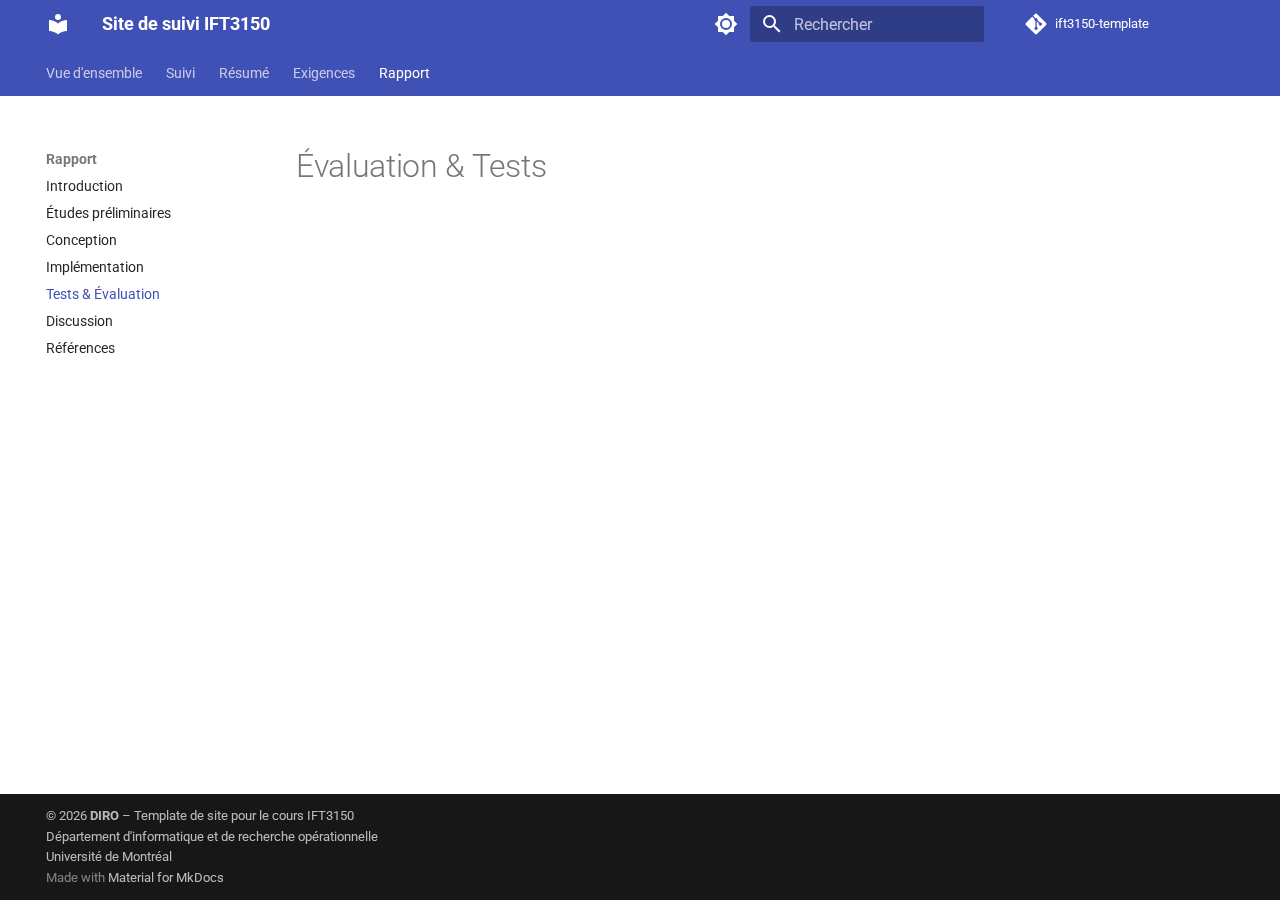
<file: rapport/evaluation/index.html>
<!doctype html>
<html lang="fr" class="no-js">
  <head>
    
      <meta charset="utf-8">
      <meta name="viewport" content="width=device-width,initial-scale=1">
      
        <meta name="description" content="Template de site web pour le cours IFT3150">
      
      
        <meta name="author" content="Louis-Edouard Lafontant">
      
      
        <link rel="canonical" href="https://ift3150-template.github.io/rapport/evaluation/">
      
      
        <link rel="prev" href="../implementation/">
      
      
        <link rel="next" href="../resultat/">
      
      
        
      
      
      <link rel="icon" href="../../assets/images/favicon.png">
      <meta name="generator" content="mkdocs-1.6.1, mkdocs-material-9.7.0">
    
    
      
        <title>Tests & Évaluation - Site de suivi IFT3150</title>
      
    
    
      <link rel="stylesheet" href="../../assets/stylesheets/main.618322db.min.css">
      
        
        <link rel="stylesheet" href="../../assets/stylesheets/palette.ab4e12ef.min.css">
      
      


    
    
      
    
    
      
        
        
        <link rel="preconnect" href="https://fonts.gstatic.com" crossorigin>
        <link rel="stylesheet" href="https://fonts.googleapis.com/css?family=Roboto:300,300i,400,400i,700,700i%7CRoboto+Mono:400,400i,700,700i&display=fallback">
        <style>:root{--md-text-font:"Roboto";--md-code-font:"Roboto Mono"}</style>
      
    
    
    <script>__md_scope=new URL("../..",location),__md_hash=e=>[...e].reduce(((e,_)=>(e<<5)-e+_.charCodeAt(0)),0),__md_get=(e,_=localStorage,t=__md_scope)=>JSON.parse(_.getItem(t.pathname+"."+e)),__md_set=(e,_,t=localStorage,a=__md_scope)=>{try{t.setItem(a.pathname+"."+e,JSON.stringify(_))}catch(e){}}</script>
    
      

    
    
  </head>
  
  
    
    
      
    
    
    
    
    <body dir="ltr" data-md-color-scheme="default" data-md-color-primary="indigo" data-md-color-accent="indigo">
  
    
    <input class="md-toggle" data-md-toggle="drawer" type="checkbox" id="__drawer" autocomplete="off">
    <input class="md-toggle" data-md-toggle="search" type="checkbox" id="__search" autocomplete="off">
    <label class="md-overlay" for="__drawer"></label>
    <div data-md-component="skip">
      
        
        <a href="#evaluation-tests" class="md-skip">
          Aller au contenu
        </a>
      
    </div>
    <div data-md-component="announce">
      
    </div>
    
    
      

<header class="md-header" data-md-component="header">
  <nav class="md-header__inner md-grid" aria-label="En-tête">
    <a href="../.." title="Site de suivi IFT3150" class="md-header__button md-logo" aria-label="Site de suivi IFT3150" data-md-component="logo">
      
  
  <svg xmlns="http://www.w3.org/2000/svg" viewBox="0 0 24 24"><path d="M12 8a3 3 0 0 0 3-3 3 3 0 0 0-3-3 3 3 0 0 0-3 3 3 3 0 0 0 3 3m0 3.54C9.64 9.35 6.5 8 3 8v11c3.5 0 6.64 1.35 9 3.54 2.36-2.19 5.5-3.54 9-3.54V8c-3.5 0-6.64 1.35-9 3.54"/></svg>

    </a>
    <label class="md-header__button md-icon" for="__drawer">
      
      <svg xmlns="http://www.w3.org/2000/svg" viewBox="0 0 24 24"><path d="M3 6h18v2H3zm0 5h18v2H3zm0 5h18v2H3z"/></svg>
    </label>
    <div class="md-header__title" data-md-component="header-title">
      <div class="md-header__ellipsis">
        <div class="md-header__topic">
          <span class="md-ellipsis">
            Site de suivi IFT3150
          </span>
        </div>
        <div class="md-header__topic" data-md-component="header-topic">
          <span class="md-ellipsis">
            
              Tests & Évaluation
            
          </span>
        </div>
      </div>
    </div>
    
      
        <form class="md-header__option" data-md-component="palette">
  
    
    
    
    <input class="md-option" data-md-color-media="" data-md-color-scheme="default" data-md-color-primary="indigo" data-md-color-accent="indigo"  aria-label="Switch to dark mode"  type="radio" name="__palette" id="__palette_0">
    
      <label class="md-header__button md-icon" title="Switch to dark mode" for="__palette_1" hidden>
        <svg xmlns="http://www.w3.org/2000/svg" viewBox="0 0 24 24"><path d="M12 8a4 4 0 0 0-4 4 4 4 0 0 0 4 4 4 4 0 0 0 4-4 4 4 0 0 0-4-4m0 10a6 6 0 0 1-6-6 6 6 0 0 1 6-6 6 6 0 0 1 6 6 6 6 0 0 1-6 6m8-9.31V4h-4.69L12 .69 8.69 4H4v4.69L.69 12 4 15.31V20h4.69L12 23.31 15.31 20H20v-4.69L23.31 12z"/></svg>
      </label>
    
  
    
    
    
    <input class="md-option" data-md-color-media="" data-md-color-scheme="slate" data-md-color-primary="indigo" data-md-color-accent="indigo"  aria-label="Switch to light mode"  type="radio" name="__palette" id="__palette_1">
    
      <label class="md-header__button md-icon" title="Switch to light mode" for="__palette_0" hidden>
        <svg xmlns="http://www.w3.org/2000/svg" viewBox="0 0 24 24"><path d="M12 18c-.89 0-1.74-.2-2.5-.55C11.56 16.5 13 14.42 13 12s-1.44-4.5-3.5-5.45C10.26 6.2 11.11 6 12 6a6 6 0 0 1 6 6 6 6 0 0 1-6 6m8-9.31V4h-4.69L12 .69 8.69 4H4v4.69L.69 12 4 15.31V20h4.69L12 23.31 15.31 20H20v-4.69L23.31 12z"/></svg>
      </label>
    
  
</form>
      
    
    
      <script>var palette=__md_get("__palette");if(palette&&palette.color){if("(prefers-color-scheme)"===palette.color.media){var media=matchMedia("(prefers-color-scheme: light)"),input=document.querySelector(media.matches?"[data-md-color-media='(prefers-color-scheme: light)']":"[data-md-color-media='(prefers-color-scheme: dark)']");palette.color.media=input.getAttribute("data-md-color-media"),palette.color.scheme=input.getAttribute("data-md-color-scheme"),palette.color.primary=input.getAttribute("data-md-color-primary"),palette.color.accent=input.getAttribute("data-md-color-accent")}for(var[key,value]of Object.entries(palette.color))document.body.setAttribute("data-md-color-"+key,value)}</script>
    
    
    
      
      
        <label class="md-header__button md-icon" for="__search">
          
          <svg xmlns="http://www.w3.org/2000/svg" viewBox="0 0 24 24"><path d="M9.5 3A6.5 6.5 0 0 1 16 9.5c0 1.61-.59 3.09-1.56 4.23l.27.27h.79l5 5-1.5 1.5-5-5v-.79l-.27-.27A6.52 6.52 0 0 1 9.5 16 6.5 6.5 0 0 1 3 9.5 6.5 6.5 0 0 1 9.5 3m0 2C7 5 5 7 5 9.5S7 14 9.5 14 14 12 14 9.5 12 5 9.5 5"/></svg>
        </label>
        <div class="md-search" data-md-component="search" role="dialog">
  <label class="md-search__overlay" for="__search"></label>
  <div class="md-search__inner" role="search">
    <form class="md-search__form" name="search">
      <input type="text" class="md-search__input" name="query" aria-label="Rechercher" placeholder="Rechercher" autocapitalize="off" autocorrect="off" autocomplete="off" spellcheck="false" data-md-component="search-query" required>
      <label class="md-search__icon md-icon" for="__search">
        
        <svg xmlns="http://www.w3.org/2000/svg" viewBox="0 0 24 24"><path d="M9.5 3A6.5 6.5 0 0 1 16 9.5c0 1.61-.59 3.09-1.56 4.23l.27.27h.79l5 5-1.5 1.5-5-5v-.79l-.27-.27A6.52 6.52 0 0 1 9.5 16 6.5 6.5 0 0 1 3 9.5 6.5 6.5 0 0 1 9.5 3m0 2C7 5 5 7 5 9.5S7 14 9.5 14 14 12 14 9.5 12 5 9.5 5"/></svg>
        
        <svg xmlns="http://www.w3.org/2000/svg" viewBox="0 0 24 24"><path d="M20 11v2H8l5.5 5.5-1.42 1.42L4.16 12l7.92-7.92L13.5 5.5 8 11z"/></svg>
      </label>
      <nav class="md-search__options" aria-label="Recherche">
        
          <a href="javascript:void(0)" class="md-search__icon md-icon" title="Partager" aria-label="Partager" data-clipboard data-clipboard-text="" data-md-component="search-share" tabindex="-1">
            
            <svg xmlns="http://www.w3.org/2000/svg" viewBox="0 0 24 24"><path d="M18 16.08c-.76 0-1.44.3-1.96.77L8.91 12.7c.05-.23.09-.46.09-.7s-.04-.47-.09-.7l7.05-4.11c.54.5 1.25.81 2.04.81a3 3 0 0 0 3-3 3 3 0 0 0-3-3 3 3 0 0 0-3 3c0 .24.04.47.09.7L8.04 9.81C7.5 9.31 6.79 9 6 9a3 3 0 0 0-3 3 3 3 0 0 0 3 3c.79 0 1.5-.31 2.04-.81l7.12 4.15c-.05.21-.08.43-.08.66 0 1.61 1.31 2.91 2.92 2.91s2.92-1.3 2.92-2.91A2.92 2.92 0 0 0 18 16.08"/></svg>
          </a>
        
        <button type="reset" class="md-search__icon md-icon" title="Effacer" aria-label="Effacer" tabindex="-1">
          
          <svg xmlns="http://www.w3.org/2000/svg" viewBox="0 0 24 24"><path d="M19 6.41 17.59 5 12 10.59 6.41 5 5 6.41 10.59 12 5 17.59 6.41 19 12 13.41 17.59 19 19 17.59 13.41 12z"/></svg>
        </button>
      </nav>
      
        <div class="md-search__suggest" data-md-component="search-suggest"></div>
      
    </form>
    <div class="md-search__output">
      <div class="md-search__scrollwrap" tabindex="0" data-md-scrollfix>
        <div class="md-search-result" data-md-component="search-result">
          <div class="md-search-result__meta">
            Initialisation de la recherche
          </div>
          <ol class="md-search-result__list" role="presentation"></ol>
        </div>
      </div>
    </div>
  </div>
</div>
      
    
    
      <div class="md-header__source">
        <a href="https://github.com/ift3150-template/ift3150-template.github.io" title="Aller au dépôt" class="md-source" data-md-component="source">
  <div class="md-source__icon md-icon">
    
    <svg xmlns="http://www.w3.org/2000/svg" viewBox="0 0 448 512"><!--! Font Awesome Free 7.1.0 by @fontawesome - https://fontawesome.com License - https://fontawesome.com/license/free (Icons: CC BY 4.0, Fonts: SIL OFL 1.1, Code: MIT License) Copyright 2025 Fonticons, Inc.--><path d="M439.6 236.1 244 40.5c-5.4-5.5-12.8-8.5-20.4-8.5s-15 3-20.4 8.4L162.5 81l51.5 51.5c27.1-9.1 52.7 16.8 43.4 43.7l49.7 49.7c34.2-11.8 61.2 31 35.5 56.7-26.5 26.5-70.2-2.9-56-37.3L240.3 199v121.9c25.3 12.5 22.3 41.8 9.1 55-6.4 6.4-15.2 10.1-24.3 10.1s-17.8-3.6-24.3-10.1c-17.6-17.6-11.1-46.9 11.2-56v-123c-20.8-8.5-24.6-30.7-18.6-45L142.6 101 8.5 235.1C3 240.6 0 247.9 0 255.5s3 15 8.5 20.4l195.6 195.7c5.4 5.4 12.7 8.4 20.4 8.4s15-3 20.4-8.4l194.7-194.7c5.4-5.4 8.4-12.8 8.4-20.4s-3-15-8.4-20.4"/></svg>
  </div>
  <div class="md-source__repository">
    ift3150-template
  </div>
</a>
      </div>
    
  </nav>
  
</header>
    
    <div class="md-container" data-md-component="container">
      
      
        
          
            
<nav class="md-tabs" aria-label="Onglets" data-md-component="tabs">
  <div class="md-grid">
    <ul class="md-tabs__list">
      
        
  
  
  
  
    <li class="md-tabs__item">
      <a href="../.." class="md-tabs__link">
        
  
  
    
  
  Vue d'ensemble

      </a>
    </li>
  

      
        
  
  
  
  
    <li class="md-tabs__item">
      <a href="../../suivi/" class="md-tabs__link">
        
  
  
    
  
  Suivi

      </a>
    </li>
  

      
        
  
  
  
  
    <li class="md-tabs__item">
      <a href="../../resume/" class="md-tabs__link">
        
  
  
    
  
  Résumé

      </a>
    </li>
  

      
        
  
  
  
  
    <li class="md-tabs__item">
      <a href="../../features/" class="md-tabs__link">
        
  
  
    
  
  Exigences

      </a>
    </li>
  

      
        
  
  
  
    
  
  
    
    
      <li class="md-tabs__item md-tabs__item--active">
        <a href="../" class="md-tabs__link">
          
  
  
  Rapport

        </a>
      </li>
    
  

      
    </ul>
  </div>
</nav>
          
        
      
      <main class="md-main" data-md-component="main">
        <div class="md-main__inner md-grid">
          
            
              
              <div class="md-sidebar md-sidebar--primary" data-md-component="sidebar" data-md-type="navigation" >
                <div class="md-sidebar__scrollwrap">
                  <div class="md-sidebar__inner">
                    


  


<nav class="md-nav md-nav--primary md-nav--lifted" aria-label="Navigation" data-md-level="0">
  <label class="md-nav__title" for="__drawer">
    <a href="../.." title="Site de suivi IFT3150" class="md-nav__button md-logo" aria-label="Site de suivi IFT3150" data-md-component="logo">
      
  
  <svg xmlns="http://www.w3.org/2000/svg" viewBox="0 0 24 24"><path d="M12 8a3 3 0 0 0 3-3 3 3 0 0 0-3-3 3 3 0 0 0-3 3 3 3 0 0 0 3 3m0 3.54C9.64 9.35 6.5 8 3 8v11c3.5 0 6.64 1.35 9 3.54 2.36-2.19 5.5-3.54 9-3.54V8c-3.5 0-6.64 1.35-9 3.54"/></svg>

    </a>
    Site de suivi IFT3150
  </label>
  
    <div class="md-nav__source">
      <a href="https://github.com/ift3150-template/ift3150-template.github.io" title="Aller au dépôt" class="md-source" data-md-component="source">
  <div class="md-source__icon md-icon">
    
    <svg xmlns="http://www.w3.org/2000/svg" viewBox="0 0 448 512"><!--! Font Awesome Free 7.1.0 by @fontawesome - https://fontawesome.com License - https://fontawesome.com/license/free (Icons: CC BY 4.0, Fonts: SIL OFL 1.1, Code: MIT License) Copyright 2025 Fonticons, Inc.--><path d="M439.6 236.1 244 40.5c-5.4-5.5-12.8-8.5-20.4-8.5s-15 3-20.4 8.4L162.5 81l51.5 51.5c27.1-9.1 52.7 16.8 43.4 43.7l49.7 49.7c34.2-11.8 61.2 31 35.5 56.7-26.5 26.5-70.2-2.9-56-37.3L240.3 199v121.9c25.3 12.5 22.3 41.8 9.1 55-6.4 6.4-15.2 10.1-24.3 10.1s-17.8-3.6-24.3-10.1c-17.6-17.6-11.1-46.9 11.2-56v-123c-20.8-8.5-24.6-30.7-18.6-45L142.6 101 8.5 235.1C3 240.6 0 247.9 0 255.5s3 15 8.5 20.4l195.6 195.7c5.4 5.4 12.7 8.4 20.4 8.4s15-3 20.4-8.4l194.7-194.7c5.4-5.4 8.4-12.8 8.4-20.4s-3-15-8.4-20.4"/></svg>
  </div>
  <div class="md-source__repository">
    ift3150-template
  </div>
</a>
    </div>
  
  <ul class="md-nav__list" data-md-scrollfix>
    
      
      
  
  
  
  
    <li class="md-nav__item">
      <a href="../.." class="md-nav__link">
        
  
  
  <span class="md-ellipsis">
    
  
    Vue d'ensemble
  

    
  </span>
  
  

      </a>
    </li>
  

    
      
      
  
  
  
  
    <li class="md-nav__item">
      <a href="../../suivi/" class="md-nav__link">
        
  
  
  <span class="md-ellipsis">
    
  
    Suivi
  

    
  </span>
  
  

      </a>
    </li>
  

    
      
      
  
  
  
  
    <li class="md-nav__item">
      <a href="../../resume/" class="md-nav__link">
        
  
  
  <span class="md-ellipsis">
    
  
    Résumé
  

    
  </span>
  
  

      </a>
    </li>
  

    
      
      
  
  
  
  
    <li class="md-nav__item">
      <a href="../../features/" class="md-nav__link">
        
  
  
  <span class="md-ellipsis">
    
  
    Exigences
  

    
  </span>
  
  

      </a>
    </li>
  

    
      
      
  
  
    
  
  
  
    
    
    
    
      
        
        
      
      
        
      
    
    
    <li class="md-nav__item md-nav__item--active md-nav__item--section md-nav__item--nested">
      
        
        
        <input class="md-nav__toggle md-toggle " type="checkbox" id="__nav_5" checked>
        
          
          <label class="md-nav__link" for="__nav_5" id="__nav_5_label" tabindex="">
            
  
  
  <span class="md-ellipsis">
    
  
    Rapport
  

    
  </span>
  
  

            <span class="md-nav__icon md-icon"></span>
          </label>
        
        <nav class="md-nav" data-md-level="1" aria-labelledby="__nav_5_label" aria-expanded="true">
          <label class="md-nav__title" for="__nav_5">
            <span class="md-nav__icon md-icon"></span>
            
  
    Rapport
  

          </label>
          <ul class="md-nav__list" data-md-scrollfix>
            
              
                
  
  
  
  
    <li class="md-nav__item">
      <a href="../" class="md-nav__link">
        
  
  
  <span class="md-ellipsis">
    
  
    Introduction
  

    
  </span>
  
  

      </a>
    </li>
  

              
            
              
                
  
  
  
  
    <li class="md-nav__item">
      <a href="../analyse/" class="md-nav__link">
        
  
  
  <span class="md-ellipsis">
    
  
    Études préliminaires
  

    
  </span>
  
  

      </a>
    </li>
  

              
            
              
                
  
  
  
  
    <li class="md-nav__item">
      <a href="../conception/" class="md-nav__link">
        
  
  
  <span class="md-ellipsis">
    
  
    Conception
  

    
  </span>
  
  

      </a>
    </li>
  

              
            
              
                
  
  
  
  
    <li class="md-nav__item">
      <a href="../implementation/" class="md-nav__link">
        
  
  
  <span class="md-ellipsis">
    
  
    Implémentation
  

    
  </span>
  
  

      </a>
    </li>
  

              
            
              
                
  
  
    
  
  
  
    <li class="md-nav__item md-nav__item--active">
      
      <input class="md-nav__toggle md-toggle" type="checkbox" id="__toc">
      
      
        
      
      
      <a href="./" class="md-nav__link md-nav__link--active">
        
  
  
  <span class="md-ellipsis">
    
  
    Tests & Évaluation
  

    
  </span>
  
  

      </a>
      
    </li>
  

              
            
              
                
  
  
  
  
    <li class="md-nav__item">
      <a href="../resultat/" class="md-nav__link">
        
  
  
  <span class="md-ellipsis">
    
  
    Discussion
  

    
  </span>
  
  

      </a>
    </li>
  

              
            
              
                
  
  
  
  
    <li class="md-nav__item">
      <a href="../references/" class="md-nav__link">
        
  
  
  <span class="md-ellipsis">
    
  
    Références
  

    
  </span>
  
  

      </a>
    </li>
  

              
            
          </ul>
        </nav>
      
    </li>
  

    
  </ul>
</nav>
                  </div>
                </div>
              </div>
            
            
              
              <div class="md-sidebar md-sidebar--secondary" data-md-component="sidebar" data-md-type="toc" >
                <div class="md-sidebar__scrollwrap">
                  <div class="md-sidebar__inner">
                    

<nav class="md-nav md-nav--secondary" aria-label="Table des matières">
  
  
  
    
  
  
</nav>
                  </div>
                </div>
              </div>
            
          
          
            <div class="md-content" data-md-component="content">
              
              <article class="md-content__inner md-typeset">
                
                  


  
  


<h1 id="evaluation-tests">Évaluation &amp; Tests<a class="headerlink" href="#evaluation-tests" title="Permanent link">&para;</a></h1>












                
              </article>
            </div>
          
          
  <script>var tabs=__md_get("__tabs");if(Array.isArray(tabs))e:for(var set of document.querySelectorAll(".tabbed-set")){var labels=set.querySelector(".tabbed-labels");for(var tab of tabs)for(var label of labels.getElementsByTagName("label"))if(label.innerText.trim()===tab){var input=document.getElementById(label.htmlFor);input.checked=!0;continue e}}</script>

<script>var target=document.getElementById(location.hash.slice(1));target&&target.name&&(target.checked=target.name.startsWith("__tabbed_"))</script>
        </div>
        
          <button type="button" class="md-top md-icon" data-md-component="top" hidden>
  
  <svg xmlns="http://www.w3.org/2000/svg" viewBox="0 0 24 24"><path d="M13 20h-2V8l-5.5 5.5-1.42-1.42L12 4.16l7.92 7.92-1.42 1.42L13 8z"/></svg>
  Retour en haut de la page
</button>
        
      </main>
      
        <footer class="md-footer">
  
  <div class="md-footer-meta md-typeset">
    <div class="md-footer-meta__inner md-grid">
      <div class="md-copyright">
  
    <div class="md-copyright__highlight">
      &copy; 2026 <b>DIRO</b> &ndash; Template de site pour le cours IFT3150 <br>Département d'informatique et de recherche opérationnelle <br>Université de Montréal
    </div>
  
  
    Made with
    <a href="https://squidfunk.github.io/mkdocs-material/" target="_blank" rel="noopener">
      Material for MkDocs
    </a>
  
</div>
      
    </div>
  </div>
</footer>
      
    </div>
    <div class="md-dialog" data-md-component="dialog">
      <div class="md-dialog__inner md-typeset"></div>
    </div>
    
    
    
      
      
      <script id="__config" type="application/json">{"annotate": null, "base": "../..", "features": ["navigation.instant", "navigation.tabs", "navigation.sections", "navigation.expand", "navigation.top", "search.highlight", "search.suggest", "search.share", "content.tabs.link", "content.code.copy", "content.code.annotate"], "search": "../../assets/javascripts/workers/search.7a47a382.min.js", "tags": null, "translations": {"clipboard.copied": "Copi\u00e9 dans le presse-papier", "clipboard.copy": "Copier dans le presse-papier", "search.result.more.one": "1 de plus sur cette page", "search.result.more.other": "# de plus sur cette page", "search.result.none": "Aucun document trouv\u00e9", "search.result.one": "1 document trouv\u00e9", "search.result.other": "# documents trouv\u00e9s", "search.result.placeholder": "Taper pour d\u00e9marrer la recherche", "search.result.term.missing": "Non trouv\u00e9", "select.version": "S\u00e9lectionner la version"}, "version": null}</script>
    
    
      <script src="../../assets/javascripts/bundle.e71a0d61.min.js"></script>
      
    
  </body>
</html>
</file>
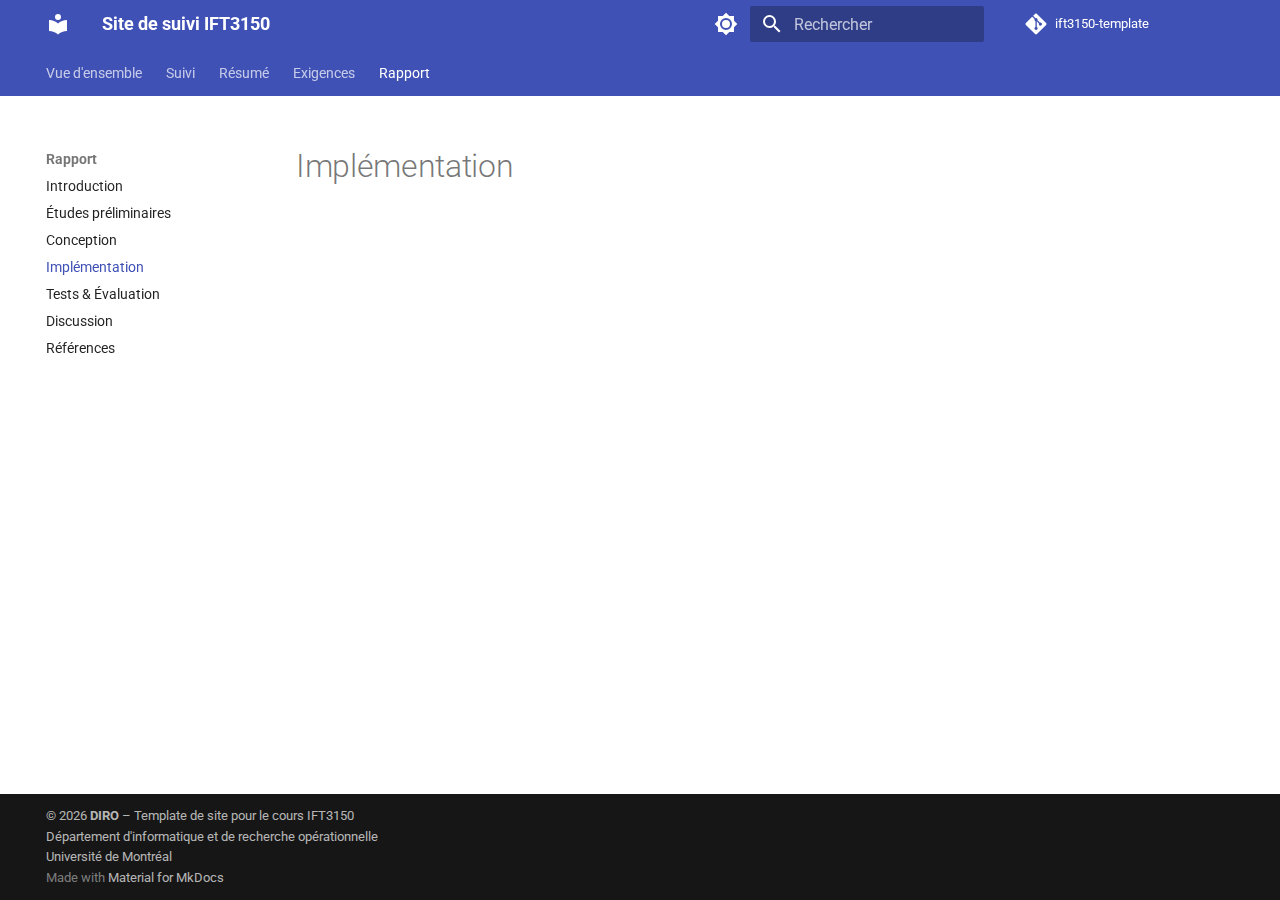
<file: rapport/implementation/index.html>
<!doctype html>
<html lang="fr" class="no-js">
  <head>
    
      <meta charset="utf-8">
      <meta name="viewport" content="width=device-width,initial-scale=1">
      
        <meta name="description" content="Template de site web pour le cours IFT3150">
      
      
        <meta name="author" content="Louis-Edouard Lafontant">
      
      
        <link rel="canonical" href="https://ift3150-template.github.io/rapport/implementation/">
      
      
        <link rel="prev" href="../conception/">
      
      
        <link rel="next" href="../evaluation/">
      
      
        
      
      
      <link rel="icon" href="../../assets/images/favicon.png">
      <meta name="generator" content="mkdocs-1.6.1, mkdocs-material-9.7.1">
    
    
      
        <title>Implémentation - Site de suivi IFT3150</title>
      
    
    
      <link rel="stylesheet" href="../../assets/stylesheets/main.484c7ddc.min.css">
      
        
        <link rel="stylesheet" href="../../assets/stylesheets/palette.ab4e12ef.min.css">
      
      


    
    
      
    
    
      
        
        
        <link rel="preconnect" href="https://fonts.gstatic.com" crossorigin>
        <link rel="stylesheet" href="https://fonts.googleapis.com/css?family=Roboto:300,300i,400,400i,700,700i%7CRoboto+Mono:400,400i,700,700i&display=fallback">
        <style>:root{--md-text-font:"Roboto";--md-code-font:"Roboto Mono"}</style>
      
    
    
    <script>__md_scope=new URL("../..",location),__md_hash=e=>[...e].reduce(((e,_)=>(e<<5)-e+_.charCodeAt(0)),0),__md_get=(e,_=localStorage,t=__md_scope)=>JSON.parse(_.getItem(t.pathname+"."+e)),__md_set=(e,_,t=localStorage,a=__md_scope)=>{try{t.setItem(a.pathname+"."+e,JSON.stringify(_))}catch(e){}}</script>
    
      

    
    
  </head>
  
  
    
    
      
    
    
    
    
    <body dir="ltr" data-md-color-scheme="default" data-md-color-primary="indigo" data-md-color-accent="indigo">
  
    
    <input class="md-toggle" data-md-toggle="drawer" type="checkbox" id="__drawer" autocomplete="off">
    <input class="md-toggle" data-md-toggle="search" type="checkbox" id="__search" autocomplete="off">
    <label class="md-overlay" for="__drawer"></label>
    <div data-md-component="skip">
      
    </div>
    <div data-md-component="announce">
      
    </div>
    
    
      

<header class="md-header" data-md-component="header">
  <nav class="md-header__inner md-grid" aria-label="En-tête">
    <a href="../.." title="Site de suivi IFT3150" class="md-header__button md-logo" aria-label="Site de suivi IFT3150" data-md-component="logo">
      
  
  <svg xmlns="http://www.w3.org/2000/svg" viewBox="0 0 24 24"><path d="M12 8a3 3 0 0 0 3-3 3 3 0 0 0-3-3 3 3 0 0 0-3 3 3 3 0 0 0 3 3m0 3.54C9.64 9.35 6.5 8 3 8v11c3.5 0 6.64 1.35 9 3.54 2.36-2.19 5.5-3.54 9-3.54V8c-3.5 0-6.64 1.35-9 3.54"/></svg>

    </a>
    <label class="md-header__button md-icon" for="__drawer">
      
      <svg xmlns="http://www.w3.org/2000/svg" viewBox="0 0 24 24"><path d="M3 6h18v2H3zm0 5h18v2H3zm0 5h18v2H3z"/></svg>
    </label>
    <div class="md-header__title" data-md-component="header-title">
      <div class="md-header__ellipsis">
        <div class="md-header__topic">
          <span class="md-ellipsis">
            Site de suivi IFT3150
          </span>
        </div>
        <div class="md-header__topic" data-md-component="header-topic">
          <span class="md-ellipsis">
            
              Implémentation
            
          </span>
        </div>
      </div>
    </div>
    
      
        <form class="md-header__option" data-md-component="palette">
  
    
    
    
    <input class="md-option" data-md-color-media="" data-md-color-scheme="default" data-md-color-primary="indigo" data-md-color-accent="indigo"  aria-label="Switch to dark mode"  type="radio" name="__palette" id="__palette_0">
    
      <label class="md-header__button md-icon" title="Switch to dark mode" for="__palette_1" hidden>
        <svg xmlns="http://www.w3.org/2000/svg" viewBox="0 0 24 24"><path d="M12 8a4 4 0 0 0-4 4 4 4 0 0 0 4 4 4 4 0 0 0 4-4 4 4 0 0 0-4-4m0 10a6 6 0 0 1-6-6 6 6 0 0 1 6-6 6 6 0 0 1 6 6 6 6 0 0 1-6 6m8-9.31V4h-4.69L12 .69 8.69 4H4v4.69L.69 12 4 15.31V20h4.69L12 23.31 15.31 20H20v-4.69L23.31 12z"/></svg>
      </label>
    
  
    
    
    
    <input class="md-option" data-md-color-media="" data-md-color-scheme="slate" data-md-color-primary="indigo" data-md-color-accent="indigo"  aria-label="Switch to light mode"  type="radio" name="__palette" id="__palette_1">
    
      <label class="md-header__button md-icon" title="Switch to light mode" for="__palette_0" hidden>
        <svg xmlns="http://www.w3.org/2000/svg" viewBox="0 0 24 24"><path d="M12 18c-.89 0-1.74-.2-2.5-.55C11.56 16.5 13 14.42 13 12s-1.44-4.5-3.5-5.45C10.26 6.2 11.11 6 12 6a6 6 0 0 1 6 6 6 6 0 0 1-6 6m8-9.31V4h-4.69L12 .69 8.69 4H4v4.69L.69 12 4 15.31V20h4.69L12 23.31 15.31 20H20v-4.69L23.31 12z"/></svg>
      </label>
    
  
</form>
      
    
    
      <script>var palette=__md_get("__palette");if(palette&&palette.color){if("(prefers-color-scheme)"===palette.color.media){var media=matchMedia("(prefers-color-scheme: light)"),input=document.querySelector(media.matches?"[data-md-color-media='(prefers-color-scheme: light)']":"[data-md-color-media='(prefers-color-scheme: dark)']");palette.color.media=input.getAttribute("data-md-color-media"),palette.color.scheme=input.getAttribute("data-md-color-scheme"),palette.color.primary=input.getAttribute("data-md-color-primary"),palette.color.accent=input.getAttribute("data-md-color-accent")}for(var[key,value]of Object.entries(palette.color))document.body.setAttribute("data-md-color-"+key,value)}</script>
    
    
    
      
      
        <label class="md-header__button md-icon" for="__search">
          
          <svg xmlns="http://www.w3.org/2000/svg" viewBox="0 0 24 24"><path d="M9.5 3A6.5 6.5 0 0 1 16 9.5c0 1.61-.59 3.09-1.56 4.23l.27.27h.79l5 5-1.5 1.5-5-5v-.79l-.27-.27A6.52 6.52 0 0 1 9.5 16 6.5 6.5 0 0 1 3 9.5 6.5 6.5 0 0 1 9.5 3m0 2C7 5 5 7 5 9.5S7 14 9.5 14 14 12 14 9.5 12 5 9.5 5"/></svg>
        </label>
        <div class="md-search" data-md-component="search" role="dialog">
  <label class="md-search__overlay" for="__search"></label>
  <div class="md-search__inner" role="search">
    <form class="md-search__form" name="search">
      <input type="text" class="md-search__input" name="query" aria-label="Rechercher" placeholder="Rechercher" autocapitalize="off" autocorrect="off" autocomplete="off" spellcheck="false" data-md-component="search-query" required>
      <label class="md-search__icon md-icon" for="__search">
        
        <svg xmlns="http://www.w3.org/2000/svg" viewBox="0 0 24 24"><path d="M9.5 3A6.5 6.5 0 0 1 16 9.5c0 1.61-.59 3.09-1.56 4.23l.27.27h.79l5 5-1.5 1.5-5-5v-.79l-.27-.27A6.52 6.52 0 0 1 9.5 16 6.5 6.5 0 0 1 3 9.5 6.5 6.5 0 0 1 9.5 3m0 2C7 5 5 7 5 9.5S7 14 9.5 14 14 12 14 9.5 12 5 9.5 5"/></svg>
        
        <svg xmlns="http://www.w3.org/2000/svg" viewBox="0 0 24 24"><path d="M20 11v2H8l5.5 5.5-1.42 1.42L4.16 12l7.92-7.92L13.5 5.5 8 11z"/></svg>
      </label>
      <nav class="md-search__options" aria-label="Recherche">
        
          <a href="javascript:void(0)" class="md-search__icon md-icon" title="Partager" aria-label="Partager" data-clipboard data-clipboard-text="" data-md-component="search-share" tabindex="-1">
            
            <svg xmlns="http://www.w3.org/2000/svg" viewBox="0 0 24 24"><path d="M18 16.08c-.76 0-1.44.3-1.96.77L8.91 12.7c.05-.23.09-.46.09-.7s-.04-.47-.09-.7l7.05-4.11c.54.5 1.25.81 2.04.81a3 3 0 0 0 3-3 3 3 0 0 0-3-3 3 3 0 0 0-3 3c0 .24.04.47.09.7L8.04 9.81C7.5 9.31 6.79 9 6 9a3 3 0 0 0-3 3 3 3 0 0 0 3 3c.79 0 1.5-.31 2.04-.81l7.12 4.15c-.05.21-.08.43-.08.66 0 1.61 1.31 2.91 2.92 2.91s2.92-1.3 2.92-2.91A2.92 2.92 0 0 0 18 16.08"/></svg>
          </a>
        
        <button type="reset" class="md-search__icon md-icon" title="Effacer" aria-label="Effacer" tabindex="-1">
          
          <svg xmlns="http://www.w3.org/2000/svg" viewBox="0 0 24 24"><path d="M19 6.41 17.59 5 12 10.59 6.41 5 5 6.41 10.59 12 5 17.59 6.41 19 12 13.41 17.59 19 19 17.59 13.41 12z"/></svg>
        </button>
      </nav>
      
        <div class="md-search__suggest" data-md-component="search-suggest"></div>
      
    </form>
    <div class="md-search__output">
      <div class="md-search__scrollwrap" tabindex="0" data-md-scrollfix>
        <div class="md-search-result" data-md-component="search-result">
          <div class="md-search-result__meta">
            Initialisation de la recherche
          </div>
          <ol class="md-search-result__list" role="presentation"></ol>
        </div>
      </div>
    </div>
  </div>
</div>
      
    
    
      <div class="md-header__source">
        <a href="https://github.com/ift3150-template/ift3150-template.github.io" title="Aller au dépôt" class="md-source" data-md-component="source">
  <div class="md-source__icon md-icon">
    
    <svg xmlns="http://www.w3.org/2000/svg" viewBox="0 0 448 512"><!--! Font Awesome Free 7.1.0 by @fontawesome - https://fontawesome.com License - https://fontawesome.com/license/free (Icons: CC BY 4.0, Fonts: SIL OFL 1.1, Code: MIT License) Copyright 2025 Fonticons, Inc.--><path d="M439.6 236.1 244 40.5c-5.4-5.5-12.8-8.5-20.4-8.5s-15 3-20.4 8.4L162.5 81l51.5 51.5c27.1-9.1 52.7 16.8 43.4 43.7l49.7 49.7c34.2-11.8 61.2 31 35.5 56.7-26.5 26.5-70.2-2.9-56-37.3L240.3 199v121.9c25.3 12.5 22.3 41.8 9.1 55-6.4 6.4-15.2 10.1-24.3 10.1s-17.8-3.6-24.3-10.1c-17.6-17.6-11.1-46.9 11.2-56v-123c-20.8-8.5-24.6-30.7-18.6-45L142.6 101 8.5 235.1C3 240.6 0 247.9 0 255.5s3 15 8.5 20.4l195.6 195.7c5.4 5.4 12.7 8.4 20.4 8.4s15-3 20.4-8.4l194.7-194.7c5.4-5.4 8.4-12.8 8.4-20.4s-3-15-8.4-20.4"/></svg>
  </div>
  <div class="md-source__repository">
    ift3150-template
  </div>
</a>
      </div>
    
  </nav>
  
</header>
    
    <div class="md-container" data-md-component="container">
      
      
        
          
            
<nav class="md-tabs" aria-label="Onglets" data-md-component="tabs">
  <div class="md-grid">
    <ul class="md-tabs__list">
      
        
  
  
  
  
    <li class="md-tabs__item">
      <a href="../.." class="md-tabs__link">
        
  
  
    
  
  Vue d'ensemble

      </a>
    </li>
  

      
        
  
  
  
  
    <li class="md-tabs__item">
      <a href="../../suivi/" class="md-tabs__link">
        
  
  
    
  
  Suivi

      </a>
    </li>
  

      
        
  
  
  
  
    <li class="md-tabs__item">
      <a href="../../resume/" class="md-tabs__link">
        
  
  
    
  
  Résumé

      </a>
    </li>
  

      
        
  
  
  
  
    <li class="md-tabs__item">
      <a href="../../features/" class="md-tabs__link">
        
  
  
    
  
  Exigences

      </a>
    </li>
  

      
        
  
  
  
    
  
  
    
    
      <li class="md-tabs__item md-tabs__item--active">
        <a href="../" class="md-tabs__link">
          
  
  
  Rapport

        </a>
      </li>
    
  

      
    </ul>
  </div>
</nav>
          
        
      
      <main class="md-main" data-md-component="main">
        <div class="md-main__inner md-grid">
          
            
              
              <div class="md-sidebar md-sidebar--primary" data-md-component="sidebar" data-md-type="navigation" >
                <div class="md-sidebar__scrollwrap">
                  <div class="md-sidebar__inner">
                    


  


<nav class="md-nav md-nav--primary md-nav--lifted" aria-label="Navigation" data-md-level="0">
  <label class="md-nav__title" for="__drawer">
    <a href="../.." title="Site de suivi IFT3150" class="md-nav__button md-logo" aria-label="Site de suivi IFT3150" data-md-component="logo">
      
  
  <svg xmlns="http://www.w3.org/2000/svg" viewBox="0 0 24 24"><path d="M12 8a3 3 0 0 0 3-3 3 3 0 0 0-3-3 3 3 0 0 0-3 3 3 3 0 0 0 3 3m0 3.54C9.64 9.35 6.5 8 3 8v11c3.5 0 6.64 1.35 9 3.54 2.36-2.19 5.5-3.54 9-3.54V8c-3.5 0-6.64 1.35-9 3.54"/></svg>

    </a>
    Site de suivi IFT3150
  </label>
  
    <div class="md-nav__source">
      <a href="https://github.com/ift3150-template/ift3150-template.github.io" title="Aller au dépôt" class="md-source" data-md-component="source">
  <div class="md-source__icon md-icon">
    
    <svg xmlns="http://www.w3.org/2000/svg" viewBox="0 0 448 512"><!--! Font Awesome Free 7.1.0 by @fontawesome - https://fontawesome.com License - https://fontawesome.com/license/free (Icons: CC BY 4.0, Fonts: SIL OFL 1.1, Code: MIT License) Copyright 2025 Fonticons, Inc.--><path d="M439.6 236.1 244 40.5c-5.4-5.5-12.8-8.5-20.4-8.5s-15 3-20.4 8.4L162.5 81l51.5 51.5c27.1-9.1 52.7 16.8 43.4 43.7l49.7 49.7c34.2-11.8 61.2 31 35.5 56.7-26.5 26.5-70.2-2.9-56-37.3L240.3 199v121.9c25.3 12.5 22.3 41.8 9.1 55-6.4 6.4-15.2 10.1-24.3 10.1s-17.8-3.6-24.3-10.1c-17.6-17.6-11.1-46.9 11.2-56v-123c-20.8-8.5-24.6-30.7-18.6-45L142.6 101 8.5 235.1C3 240.6 0 247.9 0 255.5s3 15 8.5 20.4l195.6 195.7c5.4 5.4 12.7 8.4 20.4 8.4s15-3 20.4-8.4l194.7-194.7c5.4-5.4 8.4-12.8 8.4-20.4s-3-15-8.4-20.4"/></svg>
  </div>
  <div class="md-source__repository">
    ift3150-template
  </div>
</a>
    </div>
  
  <ul class="md-nav__list" data-md-scrollfix>
    
      
      
  
  
  
  
    <li class="md-nav__item">
      <a href="../.." class="md-nav__link">
        
  
  
  <span class="md-ellipsis">
    
  
    Vue d'ensemble
  

    
  </span>
  
  

      </a>
    </li>
  

    
      
      
  
  
  
  
    <li class="md-nav__item">
      <a href="../../suivi/" class="md-nav__link">
        
  
  
  <span class="md-ellipsis">
    
  
    Suivi
  

    
  </span>
  
  

      </a>
    </li>
  

    
      
      
  
  
  
  
    <li class="md-nav__item">
      <a href="../../resume/" class="md-nav__link">
        
  
  
  <span class="md-ellipsis">
    
  
    Résumé
  

    
  </span>
  
  

      </a>
    </li>
  

    
      
      
  
  
  
  
    <li class="md-nav__item">
      <a href="../../features/" class="md-nav__link">
        
  
  
  <span class="md-ellipsis">
    
  
    Exigences
  

    
  </span>
  
  

      </a>
    </li>
  

    
      
      
  
  
    
  
  
  
    
    
    
    
      
        
        
      
      
        
      
    
    
    <li class="md-nav__item md-nav__item--active md-nav__item--section md-nav__item--nested">
      
        
        
        <input class="md-nav__toggle md-toggle " type="checkbox" id="__nav_5" checked>
        
          
          <label class="md-nav__link" for="__nav_5" id="__nav_5_label" tabindex="">
            
  
  
  <span class="md-ellipsis">
    
  
    Rapport
  

    
  </span>
  
  

            <span class="md-nav__icon md-icon"></span>
          </label>
        
        <nav class="md-nav" data-md-level="1" aria-labelledby="__nav_5_label" aria-expanded="true">
          <label class="md-nav__title" for="__nav_5">
            <span class="md-nav__icon md-icon"></span>
            
  
    Rapport
  

          </label>
          <ul class="md-nav__list" data-md-scrollfix>
            
              
                
  
  
  
  
    <li class="md-nav__item">
      <a href="../" class="md-nav__link">
        
  
  
  <span class="md-ellipsis">
    
  
    Introduction
  

    
  </span>
  
  

      </a>
    </li>
  

              
            
              
                
  
  
  
  
    <li class="md-nav__item">
      <a href="../analyse/" class="md-nav__link">
        
  
  
  <span class="md-ellipsis">
    
  
    Études préliminaires
  

    
  </span>
  
  

      </a>
    </li>
  

              
            
              
                
  
  
  
  
    <li class="md-nav__item">
      <a href="../conception/" class="md-nav__link">
        
  
  
  <span class="md-ellipsis">
    
  
    Conception
  

    
  </span>
  
  

      </a>
    </li>
  

              
            
              
                
  
  
    
  
  
  
    <li class="md-nav__item md-nav__item--active">
      
      <input class="md-nav__toggle md-toggle" type="checkbox" id="__toc">
      
      
      
      <a href="./" class="md-nav__link md-nav__link--active">
        
  
  
  <span class="md-ellipsis">
    
  
    Implémentation
  

    
  </span>
  
  

      </a>
      
    </li>
  

              
            
              
                
  
  
  
  
    <li class="md-nav__item">
      <a href="../evaluation/" class="md-nav__link">
        
  
  
  <span class="md-ellipsis">
    
  
    Tests & Évaluation
  

    
  </span>
  
  

      </a>
    </li>
  

              
            
              
                
  
  
  
  
    <li class="md-nav__item">
      <a href="../resultat/" class="md-nav__link">
        
  
  
  <span class="md-ellipsis">
    
  
    Discussion
  

    
  </span>
  
  

      </a>
    </li>
  

              
            
              
                
  
  
  
  
    <li class="md-nav__item">
      <a href="../references/" class="md-nav__link">
        
  
  
  <span class="md-ellipsis">
    
  
    Références
  

    
  </span>
  
  

      </a>
    </li>
  

              
            
          </ul>
        </nav>
      
    </li>
  

    
  </ul>
</nav>
                  </div>
                </div>
              </div>
            
            
              
              <div class="md-sidebar md-sidebar--secondary" data-md-component="sidebar" data-md-type="toc" >
                <div class="md-sidebar__scrollwrap">
                  <div class="md-sidebar__inner">
                    

<nav class="md-nav md-nav--secondary" aria-label="Table des matières">
  
  
  
  
</nav>
                  </div>
                </div>
              </div>
            
          
          
            <div class="md-content" data-md-component="content">
              
              <article class="md-content__inner md-typeset">
                
                  


  
  


  <h1>Implémentation</h1>














                
              </article>
            </div>
          
          
  <script>var tabs=__md_get("__tabs");if(Array.isArray(tabs))e:for(var set of document.querySelectorAll(".tabbed-set")){var labels=set.querySelector(".tabbed-labels");for(var tab of tabs)for(var label of labels.getElementsByTagName("label"))if(label.innerText.trim()===tab){var input=document.getElementById(label.htmlFor);input.checked=!0;continue e}}</script>

<script>var target=document.getElementById(location.hash.slice(1));target&&target.name&&(target.checked=target.name.startsWith("__tabbed_"))</script>
        </div>
        
          <button type="button" class="md-top md-icon" data-md-component="top" hidden>
  
  <svg xmlns="http://www.w3.org/2000/svg" viewBox="0 0 24 24"><path d="M13 20h-2V8l-5.5 5.5-1.42-1.42L12 4.16l7.92 7.92-1.42 1.42L13 8z"/></svg>
  Retour en haut de la page
</button>
        
      </main>
      
        <footer class="md-footer">
  
  <div class="md-footer-meta md-typeset">
    <div class="md-footer-meta__inner md-grid">
      <div class="md-copyright">
  
    <div class="md-copyright__highlight">
      &copy; 2026 <b>DIRO</b> &ndash; Template de site pour le cours IFT3150 <br>Département d'informatique et de recherche opérationnelle <br>Université de Montréal
    </div>
  
  
    Made with
    <a href="https://squidfunk.github.io/mkdocs-material/" target="_blank" rel="noopener">
      Material for MkDocs
    </a>
  
</div>
      
    </div>
  </div>
</footer>
      
    </div>
    <div class="md-dialog" data-md-component="dialog">
      <div class="md-dialog__inner md-typeset"></div>
    </div>
    
    
    
      
      
      <script id="__config" type="application/json">{"annotate": null, "base": "../..", "features": ["navigation.instant", "navigation.tabs", "navigation.sections", "navigation.expand", "navigation.top", "search.highlight", "search.suggest", "search.share", "content.tabs.link", "content.code.copy", "content.code.annotate"], "search": "../../assets/javascripts/workers/search.2c215733.min.js", "tags": null, "translations": {"clipboard.copied": "Copi\u00e9 dans le presse-papier", "clipboard.copy": "Copier dans le presse-papier", "search.result.more.one": "1 de plus sur cette page", "search.result.more.other": "# de plus sur cette page", "search.result.none": "Aucun document trouv\u00e9", "search.result.one": "1 document trouv\u00e9", "search.result.other": "# documents trouv\u00e9s", "search.result.placeholder": "Taper pour d\u00e9marrer la recherche", "search.result.term.missing": "Non trouv\u00e9", "select.version": "S\u00e9lectionner la version"}, "version": null}</script>
    
    
      <script src="../../assets/javascripts/bundle.79ae519e.min.js"></script>
      
    
  </body>
</html>
</file>
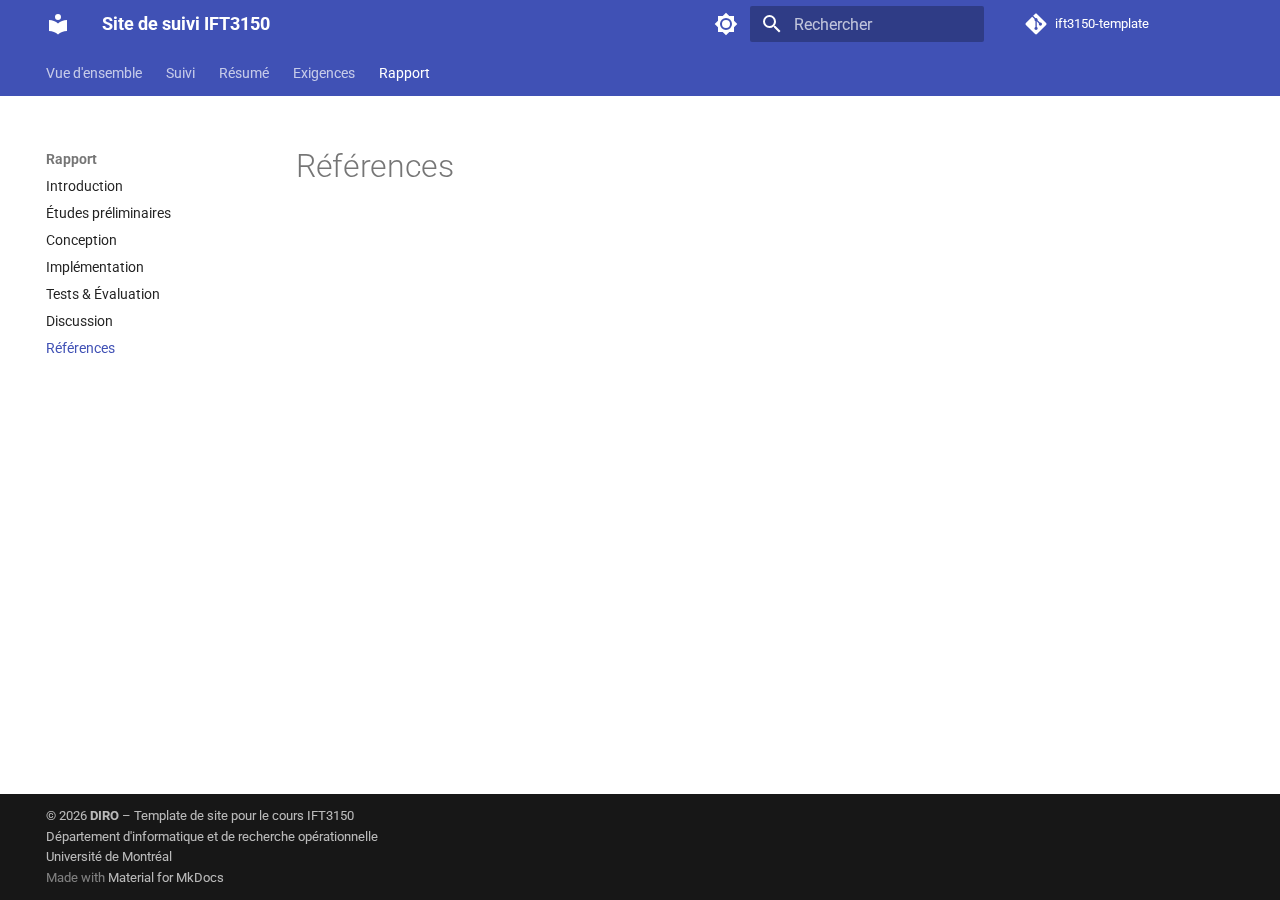
<file: rapport/references/index.html>
<!doctype html>
<html lang="fr" class="no-js">
  <head>
    
      <meta charset="utf-8">
      <meta name="viewport" content="width=device-width,initial-scale=1">
      
        <meta name="description" content="Template de site web pour le cours IFT3150">
      
      
        <meta name="author" content="Louis-Edouard Lafontant">
      
      
        <link rel="canonical" href="https://ift3150-template.github.io/rapport/references/">
      
      
        <link rel="prev" href="../resultat/">
      
      
      
        
      
      
      <link rel="icon" href="../../assets/images/favicon.png">
      <meta name="generator" content="mkdocs-1.6.1, mkdocs-material-9.7.1">
    
    
      
        <title>Références - Site de suivi IFT3150</title>
      
    
    
      <link rel="stylesheet" href="../../assets/stylesheets/main.484c7ddc.min.css">
      
        
        <link rel="stylesheet" href="../../assets/stylesheets/palette.ab4e12ef.min.css">
      
      


    
    
      
    
    
      
        
        
        <link rel="preconnect" href="https://fonts.gstatic.com" crossorigin>
        <link rel="stylesheet" href="https://fonts.googleapis.com/css?family=Roboto:300,300i,400,400i,700,700i%7CRoboto+Mono:400,400i,700,700i&display=fallback">
        <style>:root{--md-text-font:"Roboto";--md-code-font:"Roboto Mono"}</style>
      
    
    
    <script>__md_scope=new URL("../..",location),__md_hash=e=>[...e].reduce(((e,_)=>(e<<5)-e+_.charCodeAt(0)),0),__md_get=(e,_=localStorage,t=__md_scope)=>JSON.parse(_.getItem(t.pathname+"."+e)),__md_set=(e,_,t=localStorage,a=__md_scope)=>{try{t.setItem(a.pathname+"."+e,JSON.stringify(_))}catch(e){}}</script>
    
      

    
    
  </head>
  
  
    
    
      
    
    
    
    
    <body dir="ltr" data-md-color-scheme="default" data-md-color-primary="indigo" data-md-color-accent="indigo">
  
    
    <input class="md-toggle" data-md-toggle="drawer" type="checkbox" id="__drawer" autocomplete="off">
    <input class="md-toggle" data-md-toggle="search" type="checkbox" id="__search" autocomplete="off">
    <label class="md-overlay" for="__drawer"></label>
    <div data-md-component="skip">
      
        
        <a href="#references" class="md-skip">
          Aller au contenu
        </a>
      
    </div>
    <div data-md-component="announce">
      
    </div>
    
    
      

<header class="md-header" data-md-component="header">
  <nav class="md-header__inner md-grid" aria-label="En-tête">
    <a href="../.." title="Site de suivi IFT3150" class="md-header__button md-logo" aria-label="Site de suivi IFT3150" data-md-component="logo">
      
  
  <svg xmlns="http://www.w3.org/2000/svg" viewBox="0 0 24 24"><path d="M12 8a3 3 0 0 0 3-3 3 3 0 0 0-3-3 3 3 0 0 0-3 3 3 3 0 0 0 3 3m0 3.54C9.64 9.35 6.5 8 3 8v11c3.5 0 6.64 1.35 9 3.54 2.36-2.19 5.5-3.54 9-3.54V8c-3.5 0-6.64 1.35-9 3.54"/></svg>

    </a>
    <label class="md-header__button md-icon" for="__drawer">
      
      <svg xmlns="http://www.w3.org/2000/svg" viewBox="0 0 24 24"><path d="M3 6h18v2H3zm0 5h18v2H3zm0 5h18v2H3z"/></svg>
    </label>
    <div class="md-header__title" data-md-component="header-title">
      <div class="md-header__ellipsis">
        <div class="md-header__topic">
          <span class="md-ellipsis">
            Site de suivi IFT3150
          </span>
        </div>
        <div class="md-header__topic" data-md-component="header-topic">
          <span class="md-ellipsis">
            
              Références
            
          </span>
        </div>
      </div>
    </div>
    
      
        <form class="md-header__option" data-md-component="palette">
  
    
    
    
    <input class="md-option" data-md-color-media="" data-md-color-scheme="default" data-md-color-primary="indigo" data-md-color-accent="indigo"  aria-label="Switch to dark mode"  type="radio" name="__palette" id="__palette_0">
    
      <label class="md-header__button md-icon" title="Switch to dark mode" for="__palette_1" hidden>
        <svg xmlns="http://www.w3.org/2000/svg" viewBox="0 0 24 24"><path d="M12 8a4 4 0 0 0-4 4 4 4 0 0 0 4 4 4 4 0 0 0 4-4 4 4 0 0 0-4-4m0 10a6 6 0 0 1-6-6 6 6 0 0 1 6-6 6 6 0 0 1 6 6 6 6 0 0 1-6 6m8-9.31V4h-4.69L12 .69 8.69 4H4v4.69L.69 12 4 15.31V20h4.69L12 23.31 15.31 20H20v-4.69L23.31 12z"/></svg>
      </label>
    
  
    
    
    
    <input class="md-option" data-md-color-media="" data-md-color-scheme="slate" data-md-color-primary="indigo" data-md-color-accent="indigo"  aria-label="Switch to light mode"  type="radio" name="__palette" id="__palette_1">
    
      <label class="md-header__button md-icon" title="Switch to light mode" for="__palette_0" hidden>
        <svg xmlns="http://www.w3.org/2000/svg" viewBox="0 0 24 24"><path d="M12 18c-.89 0-1.74-.2-2.5-.55C11.56 16.5 13 14.42 13 12s-1.44-4.5-3.5-5.45C10.26 6.2 11.11 6 12 6a6 6 0 0 1 6 6 6 6 0 0 1-6 6m8-9.31V4h-4.69L12 .69 8.69 4H4v4.69L.69 12 4 15.31V20h4.69L12 23.31 15.31 20H20v-4.69L23.31 12z"/></svg>
      </label>
    
  
</form>
      
    
    
      <script>var palette=__md_get("__palette");if(palette&&palette.color){if("(prefers-color-scheme)"===palette.color.media){var media=matchMedia("(prefers-color-scheme: light)"),input=document.querySelector(media.matches?"[data-md-color-media='(prefers-color-scheme: light)']":"[data-md-color-media='(prefers-color-scheme: dark)']");palette.color.media=input.getAttribute("data-md-color-media"),palette.color.scheme=input.getAttribute("data-md-color-scheme"),palette.color.primary=input.getAttribute("data-md-color-primary"),palette.color.accent=input.getAttribute("data-md-color-accent")}for(var[key,value]of Object.entries(palette.color))document.body.setAttribute("data-md-color-"+key,value)}</script>
    
    
    
      
      
        <label class="md-header__button md-icon" for="__search">
          
          <svg xmlns="http://www.w3.org/2000/svg" viewBox="0 0 24 24"><path d="M9.5 3A6.5 6.5 0 0 1 16 9.5c0 1.61-.59 3.09-1.56 4.23l.27.27h.79l5 5-1.5 1.5-5-5v-.79l-.27-.27A6.52 6.52 0 0 1 9.5 16 6.5 6.5 0 0 1 3 9.5 6.5 6.5 0 0 1 9.5 3m0 2C7 5 5 7 5 9.5S7 14 9.5 14 14 12 14 9.5 12 5 9.5 5"/></svg>
        </label>
        <div class="md-search" data-md-component="search" role="dialog">
  <label class="md-search__overlay" for="__search"></label>
  <div class="md-search__inner" role="search">
    <form class="md-search__form" name="search">
      <input type="text" class="md-search__input" name="query" aria-label="Rechercher" placeholder="Rechercher" autocapitalize="off" autocorrect="off" autocomplete="off" spellcheck="false" data-md-component="search-query" required>
      <label class="md-search__icon md-icon" for="__search">
        
        <svg xmlns="http://www.w3.org/2000/svg" viewBox="0 0 24 24"><path d="M9.5 3A6.5 6.5 0 0 1 16 9.5c0 1.61-.59 3.09-1.56 4.23l.27.27h.79l5 5-1.5 1.5-5-5v-.79l-.27-.27A6.52 6.52 0 0 1 9.5 16 6.5 6.5 0 0 1 3 9.5 6.5 6.5 0 0 1 9.5 3m0 2C7 5 5 7 5 9.5S7 14 9.5 14 14 12 14 9.5 12 5 9.5 5"/></svg>
        
        <svg xmlns="http://www.w3.org/2000/svg" viewBox="0 0 24 24"><path d="M20 11v2H8l5.5 5.5-1.42 1.42L4.16 12l7.92-7.92L13.5 5.5 8 11z"/></svg>
      </label>
      <nav class="md-search__options" aria-label="Recherche">
        
          <a href="javascript:void(0)" class="md-search__icon md-icon" title="Partager" aria-label="Partager" data-clipboard data-clipboard-text="" data-md-component="search-share" tabindex="-1">
            
            <svg xmlns="http://www.w3.org/2000/svg" viewBox="0 0 24 24"><path d="M18 16.08c-.76 0-1.44.3-1.96.77L8.91 12.7c.05-.23.09-.46.09-.7s-.04-.47-.09-.7l7.05-4.11c.54.5 1.25.81 2.04.81a3 3 0 0 0 3-3 3 3 0 0 0-3-3 3 3 0 0 0-3 3c0 .24.04.47.09.7L8.04 9.81C7.5 9.31 6.79 9 6 9a3 3 0 0 0-3 3 3 3 0 0 0 3 3c.79 0 1.5-.31 2.04-.81l7.12 4.15c-.05.21-.08.43-.08.66 0 1.61 1.31 2.91 2.92 2.91s2.92-1.3 2.92-2.91A2.92 2.92 0 0 0 18 16.08"/></svg>
          </a>
        
        <button type="reset" class="md-search__icon md-icon" title="Effacer" aria-label="Effacer" tabindex="-1">
          
          <svg xmlns="http://www.w3.org/2000/svg" viewBox="0 0 24 24"><path d="M19 6.41 17.59 5 12 10.59 6.41 5 5 6.41 10.59 12 5 17.59 6.41 19 12 13.41 17.59 19 19 17.59 13.41 12z"/></svg>
        </button>
      </nav>
      
        <div class="md-search__suggest" data-md-component="search-suggest"></div>
      
    </form>
    <div class="md-search__output">
      <div class="md-search__scrollwrap" tabindex="0" data-md-scrollfix>
        <div class="md-search-result" data-md-component="search-result">
          <div class="md-search-result__meta">
            Initialisation de la recherche
          </div>
          <ol class="md-search-result__list" role="presentation"></ol>
        </div>
      </div>
    </div>
  </div>
</div>
      
    
    
      <div class="md-header__source">
        <a href="https://github.com/ift3150-template/ift3150-template.github.io" title="Aller au dépôt" class="md-source" data-md-component="source">
  <div class="md-source__icon md-icon">
    
    <svg xmlns="http://www.w3.org/2000/svg" viewBox="0 0 448 512"><!--! Font Awesome Free 7.1.0 by @fontawesome - https://fontawesome.com License - https://fontawesome.com/license/free (Icons: CC BY 4.0, Fonts: SIL OFL 1.1, Code: MIT License) Copyright 2025 Fonticons, Inc.--><path d="M439.6 236.1 244 40.5c-5.4-5.5-12.8-8.5-20.4-8.5s-15 3-20.4 8.4L162.5 81l51.5 51.5c27.1-9.1 52.7 16.8 43.4 43.7l49.7 49.7c34.2-11.8 61.2 31 35.5 56.7-26.5 26.5-70.2-2.9-56-37.3L240.3 199v121.9c25.3 12.5 22.3 41.8 9.1 55-6.4 6.4-15.2 10.1-24.3 10.1s-17.8-3.6-24.3-10.1c-17.6-17.6-11.1-46.9 11.2-56v-123c-20.8-8.5-24.6-30.7-18.6-45L142.6 101 8.5 235.1C3 240.6 0 247.9 0 255.5s3 15 8.5 20.4l195.6 195.7c5.4 5.4 12.7 8.4 20.4 8.4s15-3 20.4-8.4l194.7-194.7c5.4-5.4 8.4-12.8 8.4-20.4s-3-15-8.4-20.4"/></svg>
  </div>
  <div class="md-source__repository">
    ift3150-template
  </div>
</a>
      </div>
    
  </nav>
  
</header>
    
    <div class="md-container" data-md-component="container">
      
      
        
          
            
<nav class="md-tabs" aria-label="Onglets" data-md-component="tabs">
  <div class="md-grid">
    <ul class="md-tabs__list">
      
        
  
  
  
  
    <li class="md-tabs__item">
      <a href="../.." class="md-tabs__link">
        
  
  
    
  
  Vue d'ensemble

      </a>
    </li>
  

      
        
  
  
  
  
    <li class="md-tabs__item">
      <a href="../../suivi/" class="md-tabs__link">
        
  
  
    
  
  Suivi

      </a>
    </li>
  

      
        
  
  
  
  
    <li class="md-tabs__item">
      <a href="../../resume/" class="md-tabs__link">
        
  
  
    
  
  Résumé

      </a>
    </li>
  

      
        
  
  
  
  
    <li class="md-tabs__item">
      <a href="../../features/" class="md-tabs__link">
        
  
  
    
  
  Exigences

      </a>
    </li>
  

      
        
  
  
  
    
  
  
    
    
      <li class="md-tabs__item md-tabs__item--active">
        <a href="../" class="md-tabs__link">
          
  
  
  Rapport

        </a>
      </li>
    
  

      
    </ul>
  </div>
</nav>
          
        
      
      <main class="md-main" data-md-component="main">
        <div class="md-main__inner md-grid">
          
            
              
              <div class="md-sidebar md-sidebar--primary" data-md-component="sidebar" data-md-type="navigation" >
                <div class="md-sidebar__scrollwrap">
                  <div class="md-sidebar__inner">
                    


  


<nav class="md-nav md-nav--primary md-nav--lifted" aria-label="Navigation" data-md-level="0">
  <label class="md-nav__title" for="__drawer">
    <a href="../.." title="Site de suivi IFT3150" class="md-nav__button md-logo" aria-label="Site de suivi IFT3150" data-md-component="logo">
      
  
  <svg xmlns="http://www.w3.org/2000/svg" viewBox="0 0 24 24"><path d="M12 8a3 3 0 0 0 3-3 3 3 0 0 0-3-3 3 3 0 0 0-3 3 3 3 0 0 0 3 3m0 3.54C9.64 9.35 6.5 8 3 8v11c3.5 0 6.64 1.35 9 3.54 2.36-2.19 5.5-3.54 9-3.54V8c-3.5 0-6.64 1.35-9 3.54"/></svg>

    </a>
    Site de suivi IFT3150
  </label>
  
    <div class="md-nav__source">
      <a href="https://github.com/ift3150-template/ift3150-template.github.io" title="Aller au dépôt" class="md-source" data-md-component="source">
  <div class="md-source__icon md-icon">
    
    <svg xmlns="http://www.w3.org/2000/svg" viewBox="0 0 448 512"><!--! Font Awesome Free 7.1.0 by @fontawesome - https://fontawesome.com License - https://fontawesome.com/license/free (Icons: CC BY 4.0, Fonts: SIL OFL 1.1, Code: MIT License) Copyright 2025 Fonticons, Inc.--><path d="M439.6 236.1 244 40.5c-5.4-5.5-12.8-8.5-20.4-8.5s-15 3-20.4 8.4L162.5 81l51.5 51.5c27.1-9.1 52.7 16.8 43.4 43.7l49.7 49.7c34.2-11.8 61.2 31 35.5 56.7-26.5 26.5-70.2-2.9-56-37.3L240.3 199v121.9c25.3 12.5 22.3 41.8 9.1 55-6.4 6.4-15.2 10.1-24.3 10.1s-17.8-3.6-24.3-10.1c-17.6-17.6-11.1-46.9 11.2-56v-123c-20.8-8.5-24.6-30.7-18.6-45L142.6 101 8.5 235.1C3 240.6 0 247.9 0 255.5s3 15 8.5 20.4l195.6 195.7c5.4 5.4 12.7 8.4 20.4 8.4s15-3 20.4-8.4l194.7-194.7c5.4-5.4 8.4-12.8 8.4-20.4s-3-15-8.4-20.4"/></svg>
  </div>
  <div class="md-source__repository">
    ift3150-template
  </div>
</a>
    </div>
  
  <ul class="md-nav__list" data-md-scrollfix>
    
      
      
  
  
  
  
    <li class="md-nav__item">
      <a href="../.." class="md-nav__link">
        
  
  
  <span class="md-ellipsis">
    
  
    Vue d'ensemble
  

    
  </span>
  
  

      </a>
    </li>
  

    
      
      
  
  
  
  
    <li class="md-nav__item">
      <a href="../../suivi/" class="md-nav__link">
        
  
  
  <span class="md-ellipsis">
    
  
    Suivi
  

    
  </span>
  
  

      </a>
    </li>
  

    
      
      
  
  
  
  
    <li class="md-nav__item">
      <a href="../../resume/" class="md-nav__link">
        
  
  
  <span class="md-ellipsis">
    
  
    Résumé
  

    
  </span>
  
  

      </a>
    </li>
  

    
      
      
  
  
  
  
    <li class="md-nav__item">
      <a href="../../features/" class="md-nav__link">
        
  
  
  <span class="md-ellipsis">
    
  
    Exigences
  

    
  </span>
  
  

      </a>
    </li>
  

    
      
      
  
  
    
  
  
  
    
    
    
    
      
        
        
      
      
        
      
    
    
    <li class="md-nav__item md-nav__item--active md-nav__item--section md-nav__item--nested">
      
        
        
        <input class="md-nav__toggle md-toggle " type="checkbox" id="__nav_5" checked>
        
          
          <label class="md-nav__link" for="__nav_5" id="__nav_5_label" tabindex="">
            
  
  
  <span class="md-ellipsis">
    
  
    Rapport
  

    
  </span>
  
  

            <span class="md-nav__icon md-icon"></span>
          </label>
        
        <nav class="md-nav" data-md-level="1" aria-labelledby="__nav_5_label" aria-expanded="true">
          <label class="md-nav__title" for="__nav_5">
            <span class="md-nav__icon md-icon"></span>
            
  
    Rapport
  

          </label>
          <ul class="md-nav__list" data-md-scrollfix>
            
              
                
  
  
  
  
    <li class="md-nav__item">
      <a href="../" class="md-nav__link">
        
  
  
  <span class="md-ellipsis">
    
  
    Introduction
  

    
  </span>
  
  

      </a>
    </li>
  

              
            
              
                
  
  
  
  
    <li class="md-nav__item">
      <a href="../analyse/" class="md-nav__link">
        
  
  
  <span class="md-ellipsis">
    
  
    Études préliminaires
  

    
  </span>
  
  

      </a>
    </li>
  

              
            
              
                
  
  
  
  
    <li class="md-nav__item">
      <a href="../conception/" class="md-nav__link">
        
  
  
  <span class="md-ellipsis">
    
  
    Conception
  

    
  </span>
  
  

      </a>
    </li>
  

              
            
              
                
  
  
  
  
    <li class="md-nav__item">
      <a href="../implementation/" class="md-nav__link">
        
  
  
  <span class="md-ellipsis">
    
  
    Implémentation
  

    
  </span>
  
  

      </a>
    </li>
  

              
            
              
                
  
  
  
  
    <li class="md-nav__item">
      <a href="../evaluation/" class="md-nav__link">
        
  
  
  <span class="md-ellipsis">
    
  
    Tests & Évaluation
  

    
  </span>
  
  

      </a>
    </li>
  

              
            
              
                
  
  
  
  
    <li class="md-nav__item">
      <a href="../resultat/" class="md-nav__link">
        
  
  
  <span class="md-ellipsis">
    
  
    Discussion
  

    
  </span>
  
  

      </a>
    </li>
  

              
            
              
                
  
  
    
  
  
  
    <li class="md-nav__item md-nav__item--active">
      
      <input class="md-nav__toggle md-toggle" type="checkbox" id="__toc">
      
      
        
      
      
      <a href="./" class="md-nav__link md-nav__link--active">
        
  
  
  <span class="md-ellipsis">
    
  
    Références
  

    
  </span>
  
  

      </a>
      
    </li>
  

              
            
          </ul>
        </nav>
      
    </li>
  

    
  </ul>
</nav>
                  </div>
                </div>
              </div>
            
            
              
              <div class="md-sidebar md-sidebar--secondary" data-md-component="sidebar" data-md-type="toc" >
                <div class="md-sidebar__scrollwrap">
                  <div class="md-sidebar__inner">
                    

<nav class="md-nav md-nav--secondary" aria-label="Table des matières">
  
  
  
    
  
  
</nav>
                  </div>
                </div>
              </div>
            
          
          
            <div class="md-content" data-md-component="content">
              
              <article class="md-content__inner md-typeset">
                
                  


  
  


<h1 id="references">Références<a class="headerlink" href="#references" title="Permanent link">&para;</a></h1>












                
              </article>
            </div>
          
          
  <script>var tabs=__md_get("__tabs");if(Array.isArray(tabs))e:for(var set of document.querySelectorAll(".tabbed-set")){var labels=set.querySelector(".tabbed-labels");for(var tab of tabs)for(var label of labels.getElementsByTagName("label"))if(label.innerText.trim()===tab){var input=document.getElementById(label.htmlFor);input.checked=!0;continue e}}</script>

<script>var target=document.getElementById(location.hash.slice(1));target&&target.name&&(target.checked=target.name.startsWith("__tabbed_"))</script>
        </div>
        
          <button type="button" class="md-top md-icon" data-md-component="top" hidden>
  
  <svg xmlns="http://www.w3.org/2000/svg" viewBox="0 0 24 24"><path d="M13 20h-2V8l-5.5 5.5-1.42-1.42L12 4.16l7.92 7.92-1.42 1.42L13 8z"/></svg>
  Retour en haut de la page
</button>
        
      </main>
      
        <footer class="md-footer">
  
  <div class="md-footer-meta md-typeset">
    <div class="md-footer-meta__inner md-grid">
      <div class="md-copyright">
  
    <div class="md-copyright__highlight">
      &copy; 2026 <b>DIRO</b> &ndash; Template de site pour le cours IFT3150 <br>Département d'informatique et de recherche opérationnelle <br>Université de Montréal
    </div>
  
  
    Made with
    <a href="https://squidfunk.github.io/mkdocs-material/" target="_blank" rel="noopener">
      Material for MkDocs
    </a>
  
</div>
      
    </div>
  </div>
</footer>
      
    </div>
    <div class="md-dialog" data-md-component="dialog">
      <div class="md-dialog__inner md-typeset"></div>
    </div>
    
    
    
      
      
      <script id="__config" type="application/json">{"annotate": null, "base": "../..", "features": ["navigation.instant", "navigation.tabs", "navigation.sections", "navigation.expand", "navigation.top", "search.highlight", "search.suggest", "search.share", "content.tabs.link", "content.code.copy", "content.code.annotate"], "search": "../../assets/javascripts/workers/search.2c215733.min.js", "tags": null, "translations": {"clipboard.copied": "Copi\u00e9 dans le presse-papier", "clipboard.copy": "Copier dans le presse-papier", "search.result.more.one": "1 de plus sur cette page", "search.result.more.other": "# de plus sur cette page", "search.result.none": "Aucun document trouv\u00e9", "search.result.one": "1 document trouv\u00e9", "search.result.other": "# documents trouv\u00e9s", "search.result.placeholder": "Taper pour d\u00e9marrer la recherche", "search.result.term.missing": "Non trouv\u00e9", "select.version": "S\u00e9lectionner la version"}, "version": null}</script>
    
    
      <script src="../../assets/javascripts/bundle.79ae519e.min.js"></script>
      
    
  </body>
</html>
</file>
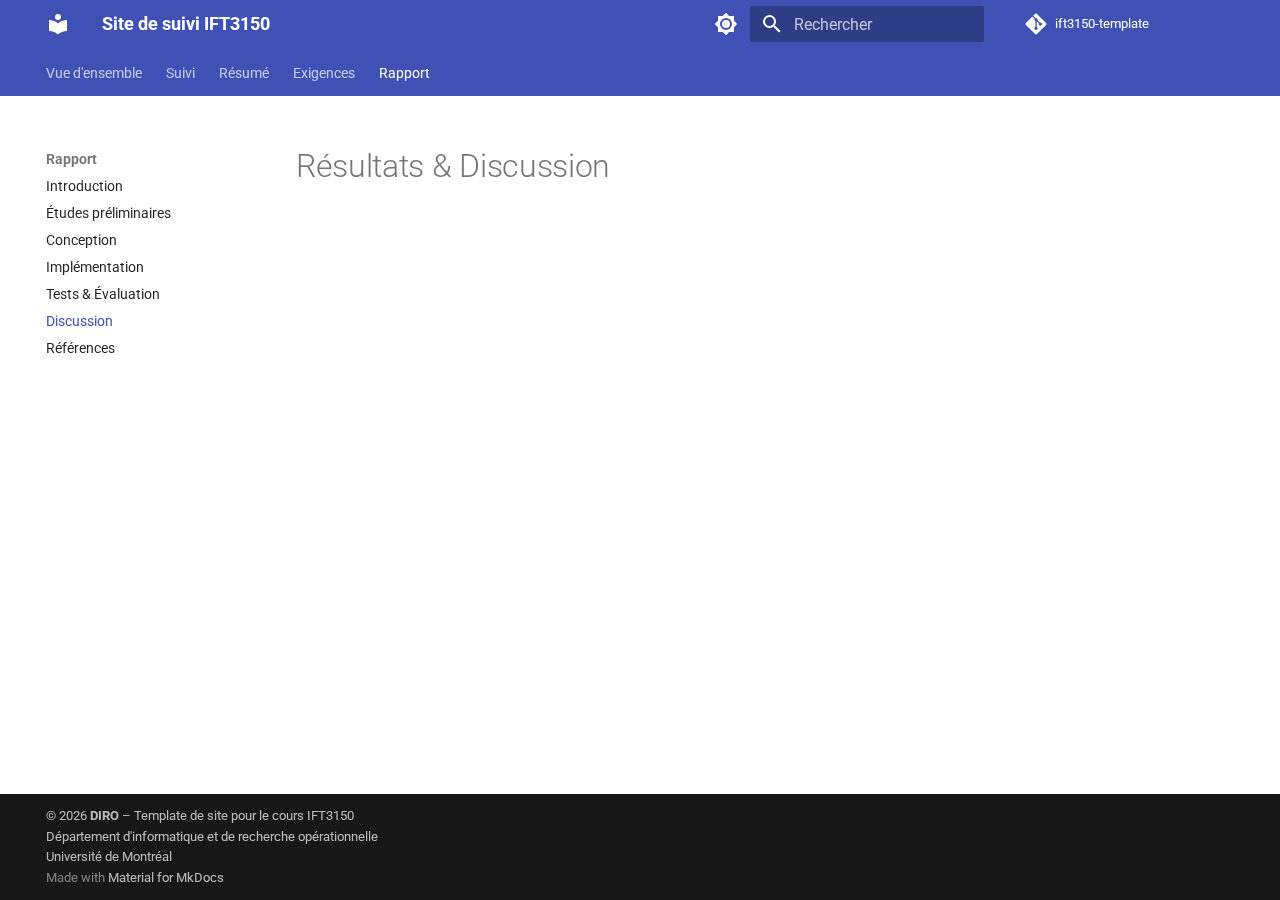
<file: rapport/resultat/index.html>
<!doctype html>
<html lang="fr" class="no-js">
  <head>
    
      <meta charset="utf-8">
      <meta name="viewport" content="width=device-width,initial-scale=1">
      
        <meta name="description" content="Template de site web pour le cours IFT3150">
      
      
        <meta name="author" content="Louis-Edouard Lafontant">
      
      
        <link rel="canonical" href="https://ift3150-template.github.io/rapport/resultat/">
      
      
        <link rel="prev" href="../evaluation/">
      
      
        <link rel="next" href="../references/">
      
      
        
      
      
      <link rel="icon" href="../../assets/images/favicon.png">
      <meta name="generator" content="mkdocs-1.6.1, mkdocs-material-9.7.1">
    
    
      
        <title>Discussion - Site de suivi IFT3150</title>
      
    
    
      <link rel="stylesheet" href="../../assets/stylesheets/main.484c7ddc.min.css">
      
        
        <link rel="stylesheet" href="../../assets/stylesheets/palette.ab4e12ef.min.css">
      
      


    
    
      
    
    
      
        
        
        <link rel="preconnect" href="https://fonts.gstatic.com" crossorigin>
        <link rel="stylesheet" href="https://fonts.googleapis.com/css?family=Roboto:300,300i,400,400i,700,700i%7CRoboto+Mono:400,400i,700,700i&display=fallback">
        <style>:root{--md-text-font:"Roboto";--md-code-font:"Roboto Mono"}</style>
      
    
    
    <script>__md_scope=new URL("../..",location),__md_hash=e=>[...e].reduce(((e,_)=>(e<<5)-e+_.charCodeAt(0)),0),__md_get=(e,_=localStorage,t=__md_scope)=>JSON.parse(_.getItem(t.pathname+"."+e)),__md_set=(e,_,t=localStorage,a=__md_scope)=>{try{t.setItem(a.pathname+"."+e,JSON.stringify(_))}catch(e){}}</script>
    
      

    
    
  </head>
  
  
    
    
      
    
    
    
    
    <body dir="ltr" data-md-color-scheme="default" data-md-color-primary="indigo" data-md-color-accent="indigo">
  
    
    <input class="md-toggle" data-md-toggle="drawer" type="checkbox" id="__drawer" autocomplete="off">
    <input class="md-toggle" data-md-toggle="search" type="checkbox" id="__search" autocomplete="off">
    <label class="md-overlay" for="__drawer"></label>
    <div data-md-component="skip">
      
        
        <a href="#resultats-discussion" class="md-skip">
          Aller au contenu
        </a>
      
    </div>
    <div data-md-component="announce">
      
    </div>
    
    
      

<header class="md-header" data-md-component="header">
  <nav class="md-header__inner md-grid" aria-label="En-tête">
    <a href="../.." title="Site de suivi IFT3150" class="md-header__button md-logo" aria-label="Site de suivi IFT3150" data-md-component="logo">
      
  
  <svg xmlns="http://www.w3.org/2000/svg" viewBox="0 0 24 24"><path d="M12 8a3 3 0 0 0 3-3 3 3 0 0 0-3-3 3 3 0 0 0-3 3 3 3 0 0 0 3 3m0 3.54C9.64 9.35 6.5 8 3 8v11c3.5 0 6.64 1.35 9 3.54 2.36-2.19 5.5-3.54 9-3.54V8c-3.5 0-6.64 1.35-9 3.54"/></svg>

    </a>
    <label class="md-header__button md-icon" for="__drawer">
      
      <svg xmlns="http://www.w3.org/2000/svg" viewBox="0 0 24 24"><path d="M3 6h18v2H3zm0 5h18v2H3zm0 5h18v2H3z"/></svg>
    </label>
    <div class="md-header__title" data-md-component="header-title">
      <div class="md-header__ellipsis">
        <div class="md-header__topic">
          <span class="md-ellipsis">
            Site de suivi IFT3150
          </span>
        </div>
        <div class="md-header__topic" data-md-component="header-topic">
          <span class="md-ellipsis">
            
              Discussion
            
          </span>
        </div>
      </div>
    </div>
    
      
        <form class="md-header__option" data-md-component="palette">
  
    
    
    
    <input class="md-option" data-md-color-media="" data-md-color-scheme="default" data-md-color-primary="indigo" data-md-color-accent="indigo"  aria-label="Switch to dark mode"  type="radio" name="__palette" id="__palette_0">
    
      <label class="md-header__button md-icon" title="Switch to dark mode" for="__palette_1" hidden>
        <svg xmlns="http://www.w3.org/2000/svg" viewBox="0 0 24 24"><path d="M12 8a4 4 0 0 0-4 4 4 4 0 0 0 4 4 4 4 0 0 0 4-4 4 4 0 0 0-4-4m0 10a6 6 0 0 1-6-6 6 6 0 0 1 6-6 6 6 0 0 1 6 6 6 6 0 0 1-6 6m8-9.31V4h-4.69L12 .69 8.69 4H4v4.69L.69 12 4 15.31V20h4.69L12 23.31 15.31 20H20v-4.69L23.31 12z"/></svg>
      </label>
    
  
    
    
    
    <input class="md-option" data-md-color-media="" data-md-color-scheme="slate" data-md-color-primary="indigo" data-md-color-accent="indigo"  aria-label="Switch to light mode"  type="radio" name="__palette" id="__palette_1">
    
      <label class="md-header__button md-icon" title="Switch to light mode" for="__palette_0" hidden>
        <svg xmlns="http://www.w3.org/2000/svg" viewBox="0 0 24 24"><path d="M12 18c-.89 0-1.74-.2-2.5-.55C11.56 16.5 13 14.42 13 12s-1.44-4.5-3.5-5.45C10.26 6.2 11.11 6 12 6a6 6 0 0 1 6 6 6 6 0 0 1-6 6m8-9.31V4h-4.69L12 .69 8.69 4H4v4.69L.69 12 4 15.31V20h4.69L12 23.31 15.31 20H20v-4.69L23.31 12z"/></svg>
      </label>
    
  
</form>
      
    
    
      <script>var palette=__md_get("__palette");if(palette&&palette.color){if("(prefers-color-scheme)"===palette.color.media){var media=matchMedia("(prefers-color-scheme: light)"),input=document.querySelector(media.matches?"[data-md-color-media='(prefers-color-scheme: light)']":"[data-md-color-media='(prefers-color-scheme: dark)']");palette.color.media=input.getAttribute("data-md-color-media"),palette.color.scheme=input.getAttribute("data-md-color-scheme"),palette.color.primary=input.getAttribute("data-md-color-primary"),palette.color.accent=input.getAttribute("data-md-color-accent")}for(var[key,value]of Object.entries(palette.color))document.body.setAttribute("data-md-color-"+key,value)}</script>
    
    
    
      
      
        <label class="md-header__button md-icon" for="__search">
          
          <svg xmlns="http://www.w3.org/2000/svg" viewBox="0 0 24 24"><path d="M9.5 3A6.5 6.5 0 0 1 16 9.5c0 1.61-.59 3.09-1.56 4.23l.27.27h.79l5 5-1.5 1.5-5-5v-.79l-.27-.27A6.52 6.52 0 0 1 9.5 16 6.5 6.5 0 0 1 3 9.5 6.5 6.5 0 0 1 9.5 3m0 2C7 5 5 7 5 9.5S7 14 9.5 14 14 12 14 9.5 12 5 9.5 5"/></svg>
        </label>
        <div class="md-search" data-md-component="search" role="dialog">
  <label class="md-search__overlay" for="__search"></label>
  <div class="md-search__inner" role="search">
    <form class="md-search__form" name="search">
      <input type="text" class="md-search__input" name="query" aria-label="Rechercher" placeholder="Rechercher" autocapitalize="off" autocorrect="off" autocomplete="off" spellcheck="false" data-md-component="search-query" required>
      <label class="md-search__icon md-icon" for="__search">
        
        <svg xmlns="http://www.w3.org/2000/svg" viewBox="0 0 24 24"><path d="M9.5 3A6.5 6.5 0 0 1 16 9.5c0 1.61-.59 3.09-1.56 4.23l.27.27h.79l5 5-1.5 1.5-5-5v-.79l-.27-.27A6.52 6.52 0 0 1 9.5 16 6.5 6.5 0 0 1 3 9.5 6.5 6.5 0 0 1 9.5 3m0 2C7 5 5 7 5 9.5S7 14 9.5 14 14 12 14 9.5 12 5 9.5 5"/></svg>
        
        <svg xmlns="http://www.w3.org/2000/svg" viewBox="0 0 24 24"><path d="M20 11v2H8l5.5 5.5-1.42 1.42L4.16 12l7.92-7.92L13.5 5.5 8 11z"/></svg>
      </label>
      <nav class="md-search__options" aria-label="Recherche">
        
          <a href="javascript:void(0)" class="md-search__icon md-icon" title="Partager" aria-label="Partager" data-clipboard data-clipboard-text="" data-md-component="search-share" tabindex="-1">
            
            <svg xmlns="http://www.w3.org/2000/svg" viewBox="0 0 24 24"><path d="M18 16.08c-.76 0-1.44.3-1.96.77L8.91 12.7c.05-.23.09-.46.09-.7s-.04-.47-.09-.7l7.05-4.11c.54.5 1.25.81 2.04.81a3 3 0 0 0 3-3 3 3 0 0 0-3-3 3 3 0 0 0-3 3c0 .24.04.47.09.7L8.04 9.81C7.5 9.31 6.79 9 6 9a3 3 0 0 0-3 3 3 3 0 0 0 3 3c.79 0 1.5-.31 2.04-.81l7.12 4.15c-.05.21-.08.43-.08.66 0 1.61 1.31 2.91 2.92 2.91s2.92-1.3 2.92-2.91A2.92 2.92 0 0 0 18 16.08"/></svg>
          </a>
        
        <button type="reset" class="md-search__icon md-icon" title="Effacer" aria-label="Effacer" tabindex="-1">
          
          <svg xmlns="http://www.w3.org/2000/svg" viewBox="0 0 24 24"><path d="M19 6.41 17.59 5 12 10.59 6.41 5 5 6.41 10.59 12 5 17.59 6.41 19 12 13.41 17.59 19 19 17.59 13.41 12z"/></svg>
        </button>
      </nav>
      
        <div class="md-search__suggest" data-md-component="search-suggest"></div>
      
    </form>
    <div class="md-search__output">
      <div class="md-search__scrollwrap" tabindex="0" data-md-scrollfix>
        <div class="md-search-result" data-md-component="search-result">
          <div class="md-search-result__meta">
            Initialisation de la recherche
          </div>
          <ol class="md-search-result__list" role="presentation"></ol>
        </div>
      </div>
    </div>
  </div>
</div>
      
    
    
      <div class="md-header__source">
        <a href="https://github.com/ift3150-template/ift3150-template.github.io" title="Aller au dépôt" class="md-source" data-md-component="source">
  <div class="md-source__icon md-icon">
    
    <svg xmlns="http://www.w3.org/2000/svg" viewBox="0 0 448 512"><!--! Font Awesome Free 7.1.0 by @fontawesome - https://fontawesome.com License - https://fontawesome.com/license/free (Icons: CC BY 4.0, Fonts: SIL OFL 1.1, Code: MIT License) Copyright 2025 Fonticons, Inc.--><path d="M439.6 236.1 244 40.5c-5.4-5.5-12.8-8.5-20.4-8.5s-15 3-20.4 8.4L162.5 81l51.5 51.5c27.1-9.1 52.7 16.8 43.4 43.7l49.7 49.7c34.2-11.8 61.2 31 35.5 56.7-26.5 26.5-70.2-2.9-56-37.3L240.3 199v121.9c25.3 12.5 22.3 41.8 9.1 55-6.4 6.4-15.2 10.1-24.3 10.1s-17.8-3.6-24.3-10.1c-17.6-17.6-11.1-46.9 11.2-56v-123c-20.8-8.5-24.6-30.7-18.6-45L142.6 101 8.5 235.1C3 240.6 0 247.9 0 255.5s3 15 8.5 20.4l195.6 195.7c5.4 5.4 12.7 8.4 20.4 8.4s15-3 20.4-8.4l194.7-194.7c5.4-5.4 8.4-12.8 8.4-20.4s-3-15-8.4-20.4"/></svg>
  </div>
  <div class="md-source__repository">
    ift3150-template
  </div>
</a>
      </div>
    
  </nav>
  
</header>
    
    <div class="md-container" data-md-component="container">
      
      
        
          
            
<nav class="md-tabs" aria-label="Onglets" data-md-component="tabs">
  <div class="md-grid">
    <ul class="md-tabs__list">
      
        
  
  
  
  
    <li class="md-tabs__item">
      <a href="../.." class="md-tabs__link">
        
  
  
    
  
  Vue d'ensemble

      </a>
    </li>
  

      
        
  
  
  
  
    <li class="md-tabs__item">
      <a href="../../suivi/" class="md-tabs__link">
        
  
  
    
  
  Suivi

      </a>
    </li>
  

      
        
  
  
  
  
    <li class="md-tabs__item">
      <a href="../../resume/" class="md-tabs__link">
        
  
  
    
  
  Résumé

      </a>
    </li>
  

      
        
  
  
  
  
    <li class="md-tabs__item">
      <a href="../../features/" class="md-tabs__link">
        
  
  
    
  
  Exigences

      </a>
    </li>
  

      
        
  
  
  
    
  
  
    
    
      <li class="md-tabs__item md-tabs__item--active">
        <a href="../" class="md-tabs__link">
          
  
  
  Rapport

        </a>
      </li>
    
  

      
    </ul>
  </div>
</nav>
          
        
      
      <main class="md-main" data-md-component="main">
        <div class="md-main__inner md-grid">
          
            
              
              <div class="md-sidebar md-sidebar--primary" data-md-component="sidebar" data-md-type="navigation" >
                <div class="md-sidebar__scrollwrap">
                  <div class="md-sidebar__inner">
                    


  


<nav class="md-nav md-nav--primary md-nav--lifted" aria-label="Navigation" data-md-level="0">
  <label class="md-nav__title" for="__drawer">
    <a href="../.." title="Site de suivi IFT3150" class="md-nav__button md-logo" aria-label="Site de suivi IFT3150" data-md-component="logo">
      
  
  <svg xmlns="http://www.w3.org/2000/svg" viewBox="0 0 24 24"><path d="M12 8a3 3 0 0 0 3-3 3 3 0 0 0-3-3 3 3 0 0 0-3 3 3 3 0 0 0 3 3m0 3.54C9.64 9.35 6.5 8 3 8v11c3.5 0 6.64 1.35 9 3.54 2.36-2.19 5.5-3.54 9-3.54V8c-3.5 0-6.64 1.35-9 3.54"/></svg>

    </a>
    Site de suivi IFT3150
  </label>
  
    <div class="md-nav__source">
      <a href="https://github.com/ift3150-template/ift3150-template.github.io" title="Aller au dépôt" class="md-source" data-md-component="source">
  <div class="md-source__icon md-icon">
    
    <svg xmlns="http://www.w3.org/2000/svg" viewBox="0 0 448 512"><!--! Font Awesome Free 7.1.0 by @fontawesome - https://fontawesome.com License - https://fontawesome.com/license/free (Icons: CC BY 4.0, Fonts: SIL OFL 1.1, Code: MIT License) Copyright 2025 Fonticons, Inc.--><path d="M439.6 236.1 244 40.5c-5.4-5.5-12.8-8.5-20.4-8.5s-15 3-20.4 8.4L162.5 81l51.5 51.5c27.1-9.1 52.7 16.8 43.4 43.7l49.7 49.7c34.2-11.8 61.2 31 35.5 56.7-26.5 26.5-70.2-2.9-56-37.3L240.3 199v121.9c25.3 12.5 22.3 41.8 9.1 55-6.4 6.4-15.2 10.1-24.3 10.1s-17.8-3.6-24.3-10.1c-17.6-17.6-11.1-46.9 11.2-56v-123c-20.8-8.5-24.6-30.7-18.6-45L142.6 101 8.5 235.1C3 240.6 0 247.9 0 255.5s3 15 8.5 20.4l195.6 195.7c5.4 5.4 12.7 8.4 20.4 8.4s15-3 20.4-8.4l194.7-194.7c5.4-5.4 8.4-12.8 8.4-20.4s-3-15-8.4-20.4"/></svg>
  </div>
  <div class="md-source__repository">
    ift3150-template
  </div>
</a>
    </div>
  
  <ul class="md-nav__list" data-md-scrollfix>
    
      
      
  
  
  
  
    <li class="md-nav__item">
      <a href="../.." class="md-nav__link">
        
  
  
  <span class="md-ellipsis">
    
  
    Vue d'ensemble
  

    
  </span>
  
  

      </a>
    </li>
  

    
      
      
  
  
  
  
    <li class="md-nav__item">
      <a href="../../suivi/" class="md-nav__link">
        
  
  
  <span class="md-ellipsis">
    
  
    Suivi
  

    
  </span>
  
  

      </a>
    </li>
  

    
      
      
  
  
  
  
    <li class="md-nav__item">
      <a href="../../resume/" class="md-nav__link">
        
  
  
  <span class="md-ellipsis">
    
  
    Résumé
  

    
  </span>
  
  

      </a>
    </li>
  

    
      
      
  
  
  
  
    <li class="md-nav__item">
      <a href="../../features/" class="md-nav__link">
        
  
  
  <span class="md-ellipsis">
    
  
    Exigences
  

    
  </span>
  
  

      </a>
    </li>
  

    
      
      
  
  
    
  
  
  
    
    
    
    
      
        
        
      
      
        
      
    
    
    <li class="md-nav__item md-nav__item--active md-nav__item--section md-nav__item--nested">
      
        
        
        <input class="md-nav__toggle md-toggle " type="checkbox" id="__nav_5" checked>
        
          
          <label class="md-nav__link" for="__nav_5" id="__nav_5_label" tabindex="">
            
  
  
  <span class="md-ellipsis">
    
  
    Rapport
  

    
  </span>
  
  

            <span class="md-nav__icon md-icon"></span>
          </label>
        
        <nav class="md-nav" data-md-level="1" aria-labelledby="__nav_5_label" aria-expanded="true">
          <label class="md-nav__title" for="__nav_5">
            <span class="md-nav__icon md-icon"></span>
            
  
    Rapport
  

          </label>
          <ul class="md-nav__list" data-md-scrollfix>
            
              
                
  
  
  
  
    <li class="md-nav__item">
      <a href="../" class="md-nav__link">
        
  
  
  <span class="md-ellipsis">
    
  
    Introduction
  

    
  </span>
  
  

      </a>
    </li>
  

              
            
              
                
  
  
  
  
    <li class="md-nav__item">
      <a href="../analyse/" class="md-nav__link">
        
  
  
  <span class="md-ellipsis">
    
  
    Études préliminaires
  

    
  </span>
  
  

      </a>
    </li>
  

              
            
              
                
  
  
  
  
    <li class="md-nav__item">
      <a href="../conception/" class="md-nav__link">
        
  
  
  <span class="md-ellipsis">
    
  
    Conception
  

    
  </span>
  
  

      </a>
    </li>
  

              
            
              
                
  
  
  
  
    <li class="md-nav__item">
      <a href="../implementation/" class="md-nav__link">
        
  
  
  <span class="md-ellipsis">
    
  
    Implémentation
  

    
  </span>
  
  

      </a>
    </li>
  

              
            
              
                
  
  
  
  
    <li class="md-nav__item">
      <a href="../evaluation/" class="md-nav__link">
        
  
  
  <span class="md-ellipsis">
    
  
    Tests & Évaluation
  

    
  </span>
  
  

      </a>
    </li>
  

              
            
              
                
  
  
    
  
  
  
    <li class="md-nav__item md-nav__item--active">
      
      <input class="md-nav__toggle md-toggle" type="checkbox" id="__toc">
      
      
        
      
      
      <a href="./" class="md-nav__link md-nav__link--active">
        
  
  
  <span class="md-ellipsis">
    
  
    Discussion
  

    
  </span>
  
  

      </a>
      
    </li>
  

              
            
              
                
  
  
  
  
    <li class="md-nav__item">
      <a href="../references/" class="md-nav__link">
        
  
  
  <span class="md-ellipsis">
    
  
    Références
  

    
  </span>
  
  

      </a>
    </li>
  

              
            
          </ul>
        </nav>
      
    </li>
  

    
  </ul>
</nav>
                  </div>
                </div>
              </div>
            
            
              
              <div class="md-sidebar md-sidebar--secondary" data-md-component="sidebar" data-md-type="toc" >
                <div class="md-sidebar__scrollwrap">
                  <div class="md-sidebar__inner">
                    

<nav class="md-nav md-nav--secondary" aria-label="Table des matières">
  
  
  
    
  
  
</nav>
                  </div>
                </div>
              </div>
            
          
          
            <div class="md-content" data-md-component="content">
              
              <article class="md-content__inner md-typeset">
                
                  


  
  


<h1 id="resultats-discussion">Résultats &amp; Discussion<a class="headerlink" href="#resultats-discussion" title="Permanent link">&para;</a></h1>












                
              </article>
            </div>
          
          
  <script>var tabs=__md_get("__tabs");if(Array.isArray(tabs))e:for(var set of document.querySelectorAll(".tabbed-set")){var labels=set.querySelector(".tabbed-labels");for(var tab of tabs)for(var label of labels.getElementsByTagName("label"))if(label.innerText.trim()===tab){var input=document.getElementById(label.htmlFor);input.checked=!0;continue e}}</script>

<script>var target=document.getElementById(location.hash.slice(1));target&&target.name&&(target.checked=target.name.startsWith("__tabbed_"))</script>
        </div>
        
          <button type="button" class="md-top md-icon" data-md-component="top" hidden>
  
  <svg xmlns="http://www.w3.org/2000/svg" viewBox="0 0 24 24"><path d="M13 20h-2V8l-5.5 5.5-1.42-1.42L12 4.16l7.92 7.92-1.42 1.42L13 8z"/></svg>
  Retour en haut de la page
</button>
        
      </main>
      
        <footer class="md-footer">
  
  <div class="md-footer-meta md-typeset">
    <div class="md-footer-meta__inner md-grid">
      <div class="md-copyright">
  
    <div class="md-copyright__highlight">
      &copy; 2026 <b>DIRO</b> &ndash; Template de site pour le cours IFT3150 <br>Département d'informatique et de recherche opérationnelle <br>Université de Montréal
    </div>
  
  
    Made with
    <a href="https://squidfunk.github.io/mkdocs-material/" target="_blank" rel="noopener">
      Material for MkDocs
    </a>
  
</div>
      
    </div>
  </div>
</footer>
      
    </div>
    <div class="md-dialog" data-md-component="dialog">
      <div class="md-dialog__inner md-typeset"></div>
    </div>
    
    
    
      
      
      <script id="__config" type="application/json">{"annotate": null, "base": "../..", "features": ["navigation.instant", "navigation.tabs", "navigation.sections", "navigation.expand", "navigation.top", "search.highlight", "search.suggest", "search.share", "content.tabs.link", "content.code.copy", "content.code.annotate"], "search": "../../assets/javascripts/workers/search.2c215733.min.js", "tags": null, "translations": {"clipboard.copied": "Copi\u00e9 dans le presse-papier", "clipboard.copy": "Copier dans le presse-papier", "search.result.more.one": "1 de plus sur cette page", "search.result.more.other": "# de plus sur cette page", "search.result.none": "Aucun document trouv\u00e9", "search.result.one": "1 document trouv\u00e9", "search.result.other": "# documents trouv\u00e9s", "search.result.placeholder": "Taper pour d\u00e9marrer la recherche", "search.result.term.missing": "Non trouv\u00e9", "select.version": "S\u00e9lectionner la version"}, "version": null}</script>
    
    
      <script src="../../assets/javascripts/bundle.79ae519e.min.js"></script>
      
    
  </body>
</html>
</file>
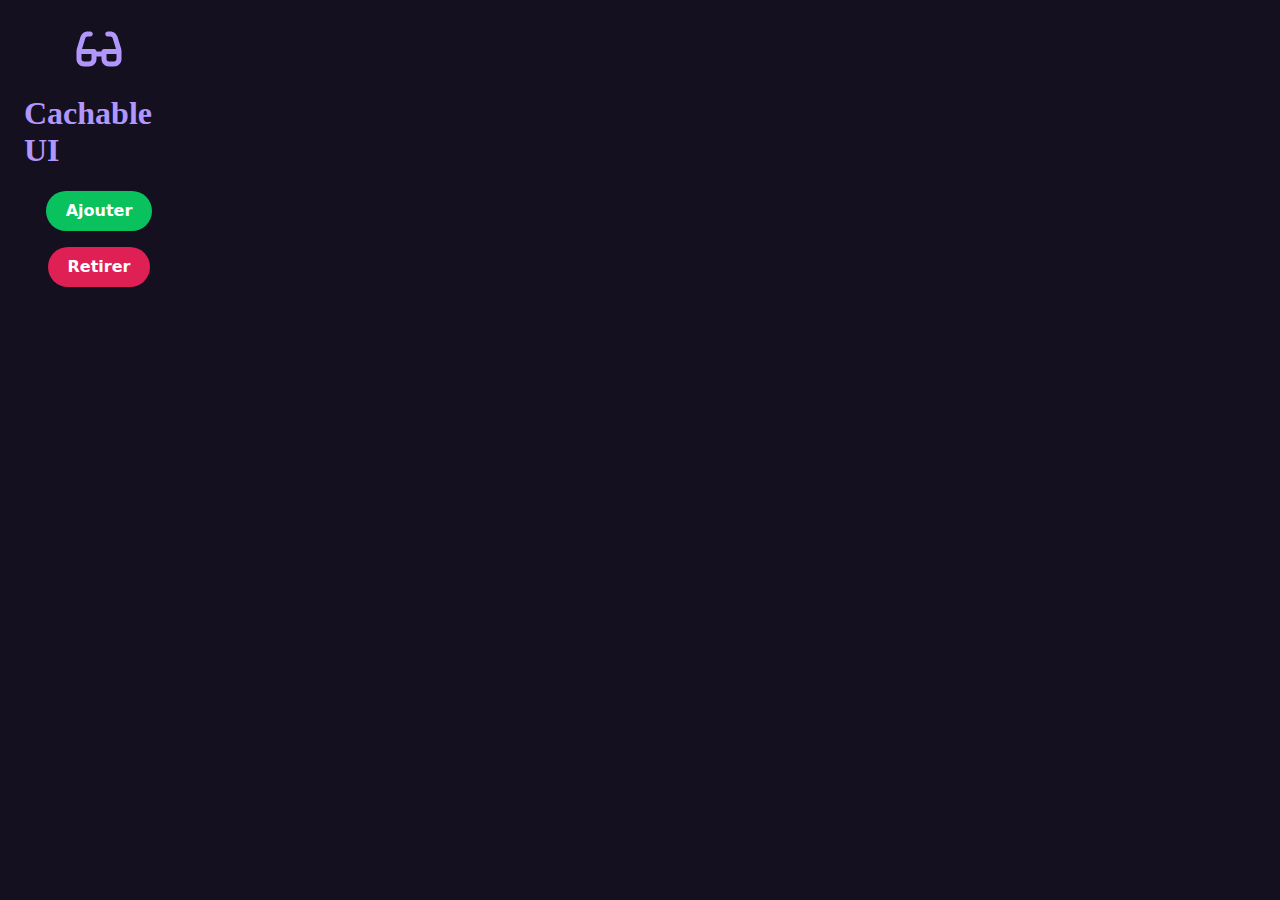
<file: src/popup.html>
<html>

<head>
  <link rel="stylesheet" href="style.css">
</head>

<body>
  <img id="icon" src="res/icon.svg" alt="icon">
  <h1 id="title">Cachable UI</h1>
  <div id="buttons">
    <button id="button_selec" type="button">Ajouter</button>
    <button id="button_unselec" type="button">Retirer</button>
  </div>
</body>

</html>
</file>
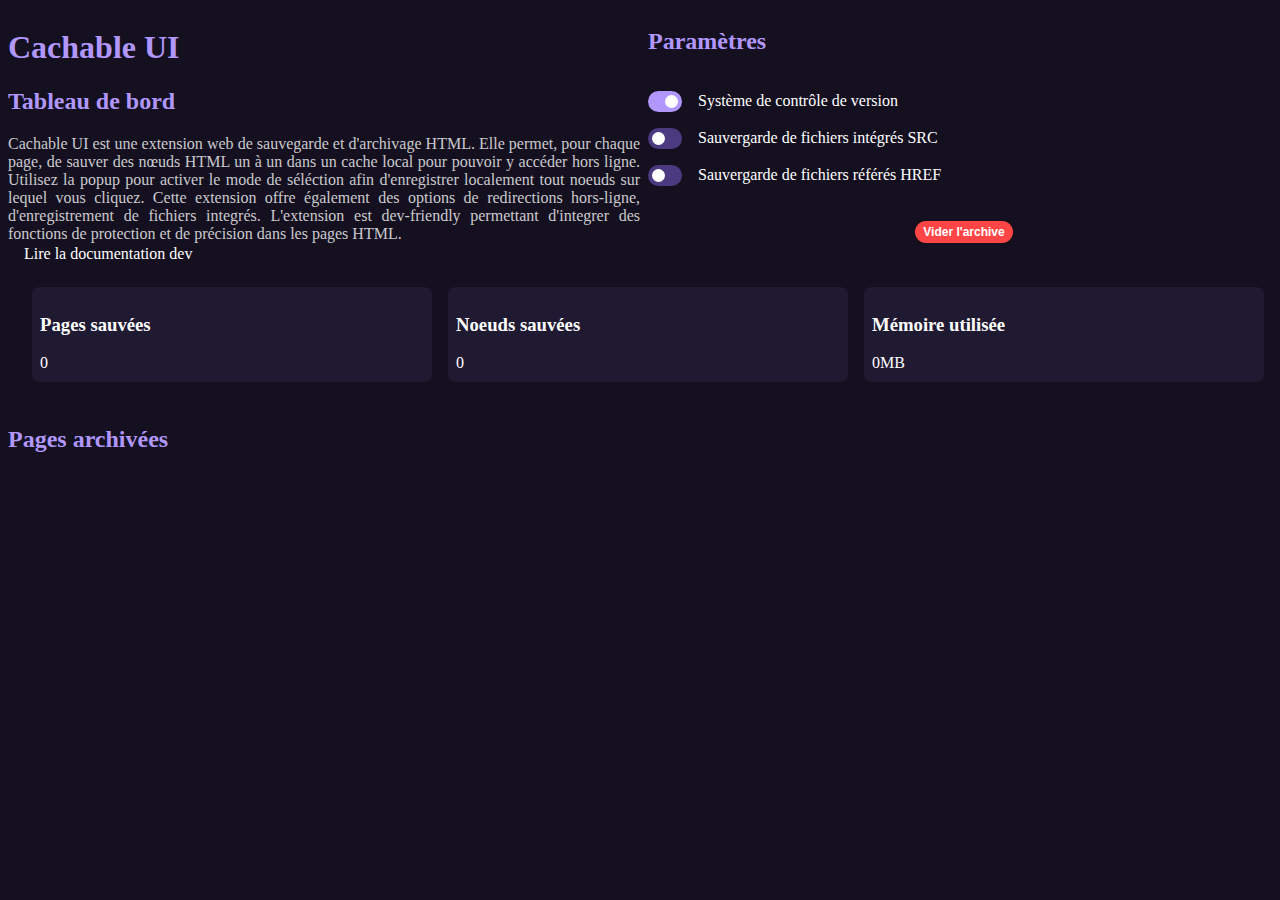
<file: src/dashboard/board.html>
<!DOCTYPE html>
<html lang="en">

<head>
    <meta charset="UTF-8">
    <meta name="viewport" content="width=device-width, initial-scale=1.0">
    <title>Cachable UI - Tableau de bord</title>
    <link rel="stylesheet" href="./board_style.css">
    <style>
        * {
            color: #fff;
        }

        body {
            background-color: #141020;
            display: flex;
            flex-direction: column;
            /* align-items: center;
            justify-content: center; */
        }

        #dual_div {
            background-color: #141020;
            display: flex;
            flex-direction: row;
            gap: 8px;
            /* align-items: center;
            justify-content: center; */
        }

        #div_infos {
            width: 50%;
        }

        #div_params {
            width: 50%;
        }

        #stats_div {
            width: 100vw;
            display: inline-flex;
            flex-direction: row;
            flex-wrap: nowrap;
            justify-content: center;
            margin: 0;
            /* justify-content:stretch;
            align-items: stretch;
            align-content: stretch; */
        }

        .one_stat_div {
            width: 30%;
            background-color: #1f1932;
            border-radius: 8px;
            padding: 8px;
            margin: 8px;
        }

        h1,
        h2 {
            color: #b197fc;
            flex-shrink: 0;

        }

        .box {
            /* width: 250px; */
            padding: 15px;
            border: 2px solid #333;
            border-radius: 8px;
            background-color: #f4f4f4;
            color: black;
            text-overflow: clip;
        }

        select {
            width: 100%;
            padding: 8px;
            margin-top: 10px;
            text-overflow: clip;
        }
    </style>
</head>

<body>
    <div id="dual_div">
        <div id="div_infos">
            <h1>Cachable UI</h1>
            <h2>Tableau de bord</h2>
            <p class="nowrapp">Cachable UI est une extension web de sauvegarde et d'archivage HTML. Elle permet, pour chaque page, de
                sauver
                des nœuds HTML un à un dans un cache local pour pouvoir y accéder hors ligne. Utilisez la popup pour
                activer
                le mode de séléction afin d'enregistrer localement tout noeuds sur lequel vous cliquez. Cette extension
                offre également des options de redirections hors-ligne, d'enregistrement de fichiers integrés.
                L'extension
                est dev-friendly permettant d'integrer des fonctions de protection et de précision dans les pages HTML.
            </p>
            <a class="aa">Lire la documentation dev</a>
        </div>
        <div id="div_params">
            <h2>Paramètres</h2>
            <div class="div_param" id="param_noarchive">
                <label class="editor_switch">
                    <input id="editor_checkbox" type="checkbox" checked>
                    <span class="slider round"></span>
                </label>
                Système de contrôle de version
            </div>
            <div class="div_param" id="param_src">
                <label class="editor_switch">
                    <input id="editor_checkbox" type="checkbox">
                    <span class="slider round"></span>
                </label>
                Sauvergarde de fichiers intégrés SRC
            </div>
            <div class="div_param" id="param_href">
                <label class="editor_switch">
                    <input id="editor_checkbox" type="checkbox">
                    <span class="slider round"></span>
                </label>
                Sauvergarde de fichiers référés HREF
            </div>
            <button class="div_bigbutton" id="button_clear">
                Vider l'archive
            </button>
        </div>
    </div>

    <div id="stats_div">
        <div class="one_stat_div">
            <h3>
                Pages sauvées
            </h3>
            <p id="pages_sauvees">0</p>
        </div>
        <div class="one_stat_div">
            <h3>
                Noeuds sauvées
            </h3>
            <p id="noeuds_sauvees">0</p>
        </div>
        <div class="one_stat_div">
            <h3>
                Mémoire utilisée
            </h3>
            <p id="memoire_utilisee">0MB</p>
        </div>
    </div>
    <h2>Pages archivées</h2>
    <div id="main_list">
        <!-- <div class="page_tile">
            <img class="page_favicon" src="URLLL" alt="e">
            <div class="dual_tile_div">
                <p class="page_title">TITLE</p>
                <p class="page_url">URL</p>
            </div>
            <div class="tile_btns">
            <p class="page_timestamp">DATE LAST MODIFIED</p>
                <button class="tile_btn" id="view_elem_URLLLLL">
                    <svg class="mdi_icon" xmlns="http://www.w3.org/2000/svg" viewBox="0 0 576 512" width="16"
                        height="16">
                        <title>view</title>
                        <path
                            d="M288 32c-80.8 0-145.5 36.8-192.6 80.6-46.8 43.5-78.1 95.4-93 131.1-3.3 7.9-3.3 16.7 0 24.6 14.9 35.7 46.2 87.7 93 131.1 47.1 43.7 111.8 80.6 192.6 80.6s145.5-36.8 192.6-80.6c46.8-43.5 78.1-95.4 93-131.1 3.3-7.9 3.3-16.7 0-24.6-14.9-35.7-46.2-87.7-93-131.1-47.1-43.7-111.8-80.6-192.6-80.6zM144 256a144 144 0 1 1 288 0 144 144 0 1 1 -288 0zm144-64c0 35.3-28.7 64-64 64-11.5 0-22.3-3-31.7-8.4-1 10.9-.1 22.1 2.9 33.2 13.7 51.2 66.4 81.6 117.6 67.9s81.6-66.4 67.9-117.6c-12.2-45.7-55.5-74.8-101.1-70.8 5.3 9.3 8.4 20.1 8.4 31.7z" />
                    </svg>
                </button>
                <button class="tile_btn" id="erase_page_URLLLLL">
                    <svg class="mdi_icon del_icon" xmlns="http://www.w3.org/2000/svg" viewBox="0 0 448 512" width="16"
                        height="16">
                        <title>delete</title>
                        <path
                            d="M136.7 5.9L128 32 32 32C14.3 32 0 46.3 0 64S14.3 96 32 96l384 0c17.7 0 32-14.3 32-32s-14.3-32-32-32l-96 0-8.7-26.1C306.9-7.2 294.7-16 280.9-16L167.1-16c-13.8 0-26 8.8-30.4 21.9zM416 144L32 144 53.1 467.1C54.7 492.4 75.7 512 101 512L347 512c25.3 0 46.3-19.6 47.9-44.9L416 144z">
                    </svg>
                </button>
                <button class="tile_btn" id="collapse_page_URLLLLL">
                    <svg class="mdi_icon" xmlns="http://www.w3.org/2000/svg" viewBox="0 0 24 24" width="16" height="16">
                        <title>collapse</title>
                        <path d="M20,14H4V10H20" />
                    </svg>
                </button>
            </div>
        </div> -->
    </div>

    <script src="./board_script.js"></script>
</body>

</html>
</file>
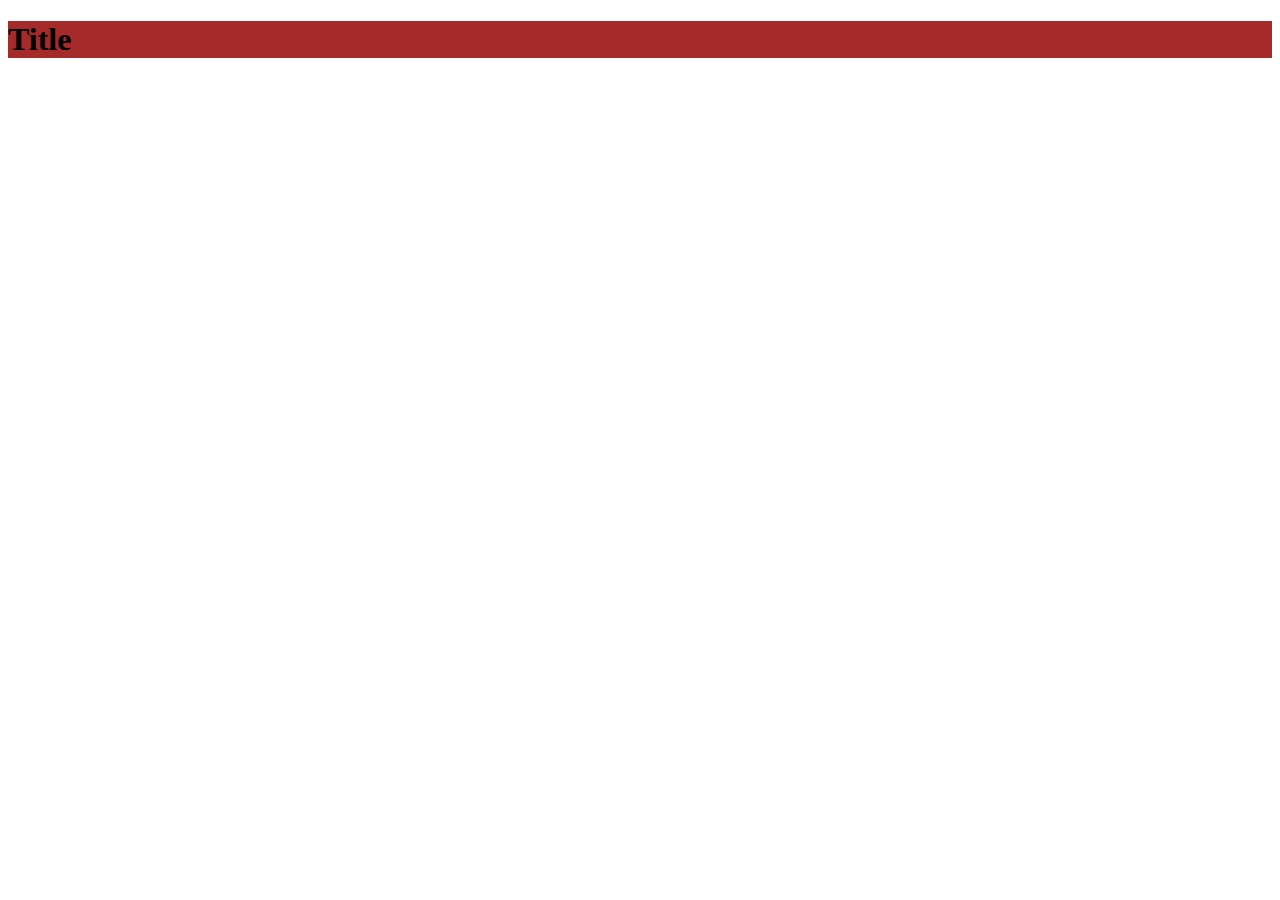
<file: src/dev/test.html>
<!DOCTYPE html>
<html lang="en">
<head>
    <meta charset="UTF-8">
    <meta name="viewport" content="width=device-width, initial-scale=1.0">
    <title>Document</title>
    <style>
        :root {
            --main-bg-color: brown;
        }

        #title {
            background-color: var(--main-bg-color);
        }
    </style>
</head>
<body>
    <h1 id="title" data-cui-uuid="title">Title</h1>
</body>
</html>
</file>
<file: src/style.css>
body {
    /* height: 300px; */
    width: 150px;
    background-color: #141020;

    display: flex;
    flex-direction: column;
    justify-content: center;
    align-items: center;

    padding: 16px;
}

#icon {
    height: 50px;
    width: 50px;
}

#title {
    color: #b197fc;
}

#buttons {
    display: flex;
    flex-direction: column;
    justify-content: center;
    align-items: center;
    gap: 16px;
}

/* Source: getcssscan.com  */
#button_selec {
    align-items: center;
    background-color: #0ac25d;
    border: 0;
    border-radius: 100px;
    box-sizing: border-box;
    color: #ffffff;
    cursor: pointer;
    display: inline-flex;
    font-family: -apple-system, system-ui, system-ui, "Segoe UI", Roboto, "Helvetica Neue", "Fira Sans", Ubuntu, Oxygen, "Oxygen Sans", Cantarell, "Droid Sans", "Apple Color Emoji", "Segoe UI Emoji", "Segoe UI Symbol", "Lucida Grande", Helvetica, Arial, sans-serif;
    font-size: 16px;
    font-weight: 600;
    justify-content: center;
    line-height: 20px;
    max-width: 480px;
    min-height: 40px;
    min-width: 0px;
    overflow: hidden;
    padding: 0px;
    padding-left: 20px;
    padding-right: 20px;
    text-align: center;
    touch-action: manipulation;
    transition: background-color 0.167s cubic-bezier(0.4, 0, 0.2, 1) 0s, box-shadow 0.167s cubic-bezier(0.4, 0, 0.2, 1) 0s, color 0.167s cubic-bezier(0.4, 0, 0.2, 1) 0s;
    user-select: none;
    -webkit-user-select: none;
    vertical-align: middle;
}

#button_selec:hover,
#button_selec:focus {
    background-color: #167e48;
    color: #ffffff;
}

#button_selec:active {
    background: #093b1f;
    color: rgb(255, 255, 255, .7);
}

#button_selec:disabled {
    cursor: not-allowed;
    background: rgba(0, 0, 0, .08);
    color: rgba(0, 0, 0, .3);
}

#button_unselec {
    align-items: center;
    background-color: #de2055;
    border: 0;
    border-radius: 100px;
    box-sizing: border-box;
    color: #ffffff;
    cursor: pointer;
    display: inline-flex;
    font-family: -apple-system, system-ui, system-ui, "Segoe UI", Roboto, "Helvetica Neue", "Fira Sans", Ubuntu, Oxygen, "Oxygen Sans", Cantarell, "Droid Sans", "Apple Color Emoji", "Segoe UI Emoji", "Segoe UI Symbol", "Lucida Grande", Helvetica, Arial, sans-serif;
    font-size: 16px;
    font-weight: 600;
    justify-content: center;
    line-height: 20px;
    max-width: 480px;
    min-height: 40px;
    min-width: 0px;
    overflow: hidden;
    padding: 0px;
    padding-left: 20px;
    padding-right: 20px;
    text-align: center;
    touch-action: manipulation;
    transition: background-color 0.167s cubic-bezier(0.4, 0, 0.2, 1) 0s, box-shadow 0.167s cubic-bezier(0.4, 0, 0.2, 1) 0s, color 0.167s cubic-bezier(0.4, 0, 0.2, 1) 0s;
    user-select: none;
    -webkit-user-select: none;
    vertical-align: middle;
}

#button_unselec:hover,
#button_unselec:focus {
    background-color: #8a1930;
    color: #ffffff;
}

#button_unselec:active {
    background: #410b14;
    color: rgb(255, 255, 255, .7);
}

#button_unselec:disabled {
    cursor: not-allowed;
    background: rgba(0, 0, 0, .08);
    color: rgba(0, 0, 0, .3);
}
</file>
<file: src/dashboard/board_style.css>
* {
    max-lines: 1;
    /*  overflow: hidden; */
    text-overflow: ellipsis;
    flex-shrink: 0;
    white-space: nowrap;
}

body {
    padding: 8px;
    margin: 0;
    height: 100vh;
    width: 100vw;
    box-sizing: border-box;
    flex-direction: column;
    gap: 16px;
}

.dual_tile_div {
    display: flex;
    flex-direction: column;
}

.page_favicon {
    width: 32px;
    height: 32px;
    margin-right: 8px;
    margin-left: 8px;
}

.page_tile {
    display: flex;
    width: 100%;
    height: 40px;
    flex-shrink: 0;
    gap: 8px;
    align-items: center;
    padding: 4px;
    box-sizing: border-box;
}

.element_tile {
    display: flex;
    width: 100%;
    height: 40px;
    flex-shrink: 0;
    gap: 8px;
    align-items: center;
    padding: 4px;
    box-sizing: border-box;
    padding-left: 64px;
}

.element_btns {
    display: flex;
    margin-left: auto;
    gap: 16px;
}

.element_btn {
    background-color: transparent;
    border: none;
    padding: 0;
}

.element_title {
    color: #ffffffdf;
    font-weight: 600;
}

.element_mdi_icon {
    fill: #ffffffb4;
    transition: fill 0.3s ease;
    width: 20px;
    height: 20px;
}

.element_mdi_icon:hover {
    fill: #ffffffde;
}

.version_mdi_icon {
    fill: #ffffffb4;
    transition: fill 0.3s ease;
    width: 16px;
    height: 16px;
}

.version_mdi_icon:hover {
    fill: #ffffffde;
}

#main_list {
    width: 100%;
    overflow-y: auto;
    scrollbar-gutter: stable;
    display: flex;
    flex-direction: column;
    min-height: 0;
    flex-shrink: 1;
}

.tile_btns {
    display: flex;
    margin-left: auto;
    gap: 16px;
}

.tile_btn {
    background-color: transparent;
    border: none;
    padding: 0;
}

.button_nothovered {
    display: none;
}

.mdi_icon {
    fill: #ffffffb4;
    transition: fill 0.3s ease;
    width: 20px;
    height: 20px;
}

.mdi_icon:hover {
    fill: #ffffffde;
}

.del_icon:hover {
    fill: #ffb7b7b4;
}

.small_tile_btn {
    background-color: transparent;
    border: none;
    padding: 0;
}

.small_mdi_icon {
    fill: #7696ffb4;
    transition: fill 0.3s ease;
}

.small_mdi_icon:hover {
    fill: #1b50ffb4;
}

.page_timestamp {
    background-color: #ffffff14;
    border-radius: 100vh;
    font-weight: bold;
    padding: 4px 16px;
    height: 16px;
    font-size: 12px;
    margin: 0;
}

.page_url_div {
    display: flex;
    gap: 8px;
}

.page_title {
    border-radius: 100vh;
    font-weight: bold;
    height: 20px;
    font-size: 16px;
    margin: 0;
    flex-shrink: 0;
}

.page_url {
    color: #ffffff93;
    border-radius: 100vh;
    height: 16px;
    font-size: 12px;
    margin: 0;
    max-width: 500px;
}

.list_sep {
    width: calc(100% - 8px);
    height: 3px;
    background-color: rgba(255, 255, 255, 0.102);
    margin: 8px 4px;
}

.div_bigbutton {
    padding: 4px 8px;
    font-size: 12px;
    font-weight: bold;
    color: #ffffff;
    background-color: rgb(255, 69, 69);
    border-radius: 50vh;
    border: none;
    margin: auto;
}

.version_list {
    padding: 0;
    margin: 0;
    padding-left: 70px;
}

.version_entry {
    display: flex;
    align-items: center;
    gap: 8px;
    margin: 0;
    font-size: 14px;
}

p {
    margin: 2px 0;
}

.hide_list {
    display: none;
}

.div_param {
    font-size: 16px;
    display: flex;
    align-items: center;
    gap: 16px;
    overflow: visible;
}

#div_params {
    display: flex;
    flex-direction: column;
    align-items: flex-start;
    gap: 16px;
}

/* Source: https://www.w3schools.com/howto/howto_css_switch.asp */
/* The switch - the box around the slider */
.editor_switch {
    position: relative;
    display: inline-block;
    width: 34px;
    height: 21px;
}

/* Hide default HTML checkbox */
.switch input {
    opacity: 0;
    width: 0;
    height: 0;
}

/* The slider */
.slider {
    position: absolute;
    cursor: pointer;
    top: 0;
    left: 0;
    right: 0;
    bottom: 0;
    background-color: #4c3a81;
    -webkit-transition: .4s;
    transition: .4s;
}

.slider:before {
    position: absolute;
    content: "";
    height: 13px;
    width: 13px;
    left: 4px;
    bottom: 4px;
    background-color: white;
    -webkit-transition: .4s;
    transition: .4s;
}

input:checked+.slider {
    background-color: #b197fc;
}

input:focus+.slider {
    box-shadow: 0 0 1px #b197fc;
}

input:checked+.slider:before {
    -webkit-transform: translateX(13px);
    -ms-transform: translateX(13px);
    transform: translateX(13px);
}

/* Rounded sliders */
.slider.round {
    border-radius: 21px;
}

.slider.round:before {
    border-radius: 50%;
}

.nowrapp {
    max-lines: 1;
    text-overflow: clip;
    flex-shrink: 0;
    white-space: initial;
    text-align: justify;
    color: #ffffffc9;
}

.aa {
    margin: 16px 16px;
}

.tooltip-container {
    position: relative;
    display: inline-block;
}

.icon {
    display: inline-flex;
    justify-content: center;
    align-items: center;
    width: 18px;
    height: 18px;
    font-size: 12px;
    border-radius: 50%;
    background: #574393;
    cursor: pointer;
    font-weight: bolder;
}

.tooltip {
    position: absolute;
    bottom: 125%;
    /* above the icon */
    left: 50%;
    transform: translateX(-50%);

    background: #4c3a81;
    color: #fff;
    padding: 6px 10px;
    border-radius: 4px;
    font-size: 12px;
    white-space: nowrap;

    opacity: 0;
    pointer-events: none;
    transition: opacity 0.2s ease;
}

.tooltip-container:hover .tooltip {
    opacity: 1;
}

.href_src {
    margin: 0;
    padding: 2px 8px;
    background-color: #8258ff37;
    border-radius: 4px;
}
</file>
<file: assets/stylesheets/main.618322db.min.css>
@charset "UTF-8";html{-webkit-text-size-adjust:none;-moz-text-size-adjust:none;text-size-adjust:none;box-sizing:border-box}*,:after,:before{box-sizing:inherit}@media (prefers-reduced-motion){*,:after,:before{transition:none!important}}body{margin:0}a,button,input,label{-webkit-tap-highlight-color:transparent}a{color:inherit;text-decoration:none}hr{border:0;box-sizing:initial;display:block;height:.05rem;overflow:visible;padding:0}small{font-size:80%}sub,sup{line-height:1em}img{border-style:none}table{border-collapse:initial;border-spacing:0}td,th{font-weight:400;vertical-align:top}button{background:#0000;border:0;font-family:inherit;font-size:inherit;margin:0;padding:0}input{border:0;outline:none}:root{--md-primary-fg-color:#4051b5;--md-primary-fg-color--light:#5d6cc0;--md-primary-fg-color--dark:#303fa1;--md-primary-bg-color:#fff;--md-primary-bg-color--light:#ffffffb3;--md-accent-fg-color:#526cfe;--md-accent-fg-color--transparent:#526cfe1a;--md-accent-bg-color:#fff;--md-accent-bg-color--light:#ffffffb3}[data-md-color-scheme=default]{color-scheme:light}[data-md-color-scheme=default] img[src$="#gh-dark-mode-only"],[data-md-color-scheme=default] img[src$="#only-dark"]{display:none}:root,[data-md-color-scheme=default]{--md-hue:225deg;--md-default-fg-color:#000000de;--md-default-fg-color--light:#0000008a;--md-default-fg-color--lighter:#00000052;--md-default-fg-color--lightest:#00000012;--md-default-bg-color:#fff;--md-default-bg-color--light:#ffffffb3;--md-default-bg-color--lighter:#ffffff4d;--md-default-bg-color--lightest:#ffffff1f;--md-code-fg-color:#36464e;--md-code-bg-color:#f5f5f5;--md-code-bg-color--light:#f5f5f5b3;--md-code-bg-color--lighter:#f5f5f54d;--md-code-hl-color:#4287ff;--md-code-hl-color--light:#4287ff1a;--md-code-hl-number-color:#d52a2a;--md-code-hl-special-color:#db1457;--md-code-hl-function-color:#a846b9;--md-code-hl-constant-color:#6e59d9;--md-code-hl-keyword-color:#3f6ec6;--md-code-hl-string-color:#1c7d4d;--md-code-hl-name-color:var(--md-code-fg-color);--md-code-hl-operator-color:var(--md-default-fg-color--light);--md-code-hl-punctuation-color:var(--md-default-fg-color--light);--md-code-hl-comment-color:var(--md-default-fg-color--light);--md-code-hl-generic-color:var(--md-default-fg-color--light);--md-code-hl-variable-color:var(--md-default-fg-color--light);--md-typeset-color:var(--md-default-fg-color);--md-typeset-a-color:var(--md-primary-fg-color);--md-typeset-del-color:#f5503d26;--md-typeset-ins-color:#0bd57026;--md-typeset-kbd-color:#fafafa;--md-typeset-kbd-accent-color:#fff;--md-typeset-kbd-border-color:#b8b8b8;--md-typeset-mark-color:#ffff0080;--md-typeset-table-color:#0000001f;--md-typeset-table-color--light:rgba(0,0,0,.035);--md-admonition-fg-color:var(--md-default-fg-color);--md-admonition-bg-color:var(--md-default-bg-color);--md-warning-fg-color:#000000de;--md-warning-bg-color:#ff9;--md-footer-fg-color:#fff;--md-footer-fg-color--light:#ffffffb3;--md-footer-fg-color--lighter:#ffffff73;--md-footer-bg-color:#000000de;--md-footer-bg-color--dark:#00000052;--md-shadow-z1:0 0.2rem 0.5rem #0000000d,0 0 0.05rem #0000001a;--md-shadow-z2:0 0.2rem 0.5rem #0000001a,0 0 0.05rem #00000040;--md-shadow-z3:0 0.2rem 0.5rem #0003,0 0 0.05rem #00000059}.md-icon svg{fill:currentcolor;display:block;height:1.2rem;width:1.2rem}body{-webkit-font-smoothing:antialiased;-moz-osx-font-smoothing:grayscale;--md-text-font-family:var(--md-text-font,_),-apple-system,BlinkMacSystemFont,Helvetica,Arial,sans-serif;--md-code-font-family:var(--md-code-font,_),SFMono-Regular,Consolas,Menlo,monospace}aside,body,input{font-feature-settings:"kern","liga";color:var(--md-typeset-color);font-family:var(--md-text-font-family)}code,kbd,pre{font-feature-settings:"kern";font-family:var(--md-code-font-family)}:root{--md-typeset-table-sort-icon:url('data:image/svg+xml;charset=utf-8,<svg xmlns="http://www.w3.org/2000/svg" viewBox="0 0 24 24"><path d="m18 21-4-4h3V7h-3l4-4 4 4h-3v10h3M2 19v-2h10v2M2 13v-2h7v2M2 7V5h4v2z"/></svg>');--md-typeset-table-sort-icon--asc:url('data:image/svg+xml;charset=utf-8,<svg xmlns="http://www.w3.org/2000/svg" viewBox="0 0 24 24"><path d="M19 17h3l-4 4-4-4h3V3h2M2 17h10v2H2M6 5v2H2V5m0 6h7v2H2z"/></svg>');--md-typeset-table-sort-icon--desc:url('data:image/svg+xml;charset=utf-8,<svg xmlns="http://www.w3.org/2000/svg" viewBox="0 0 24 24"><path d="M19 7h3l-4-4-4 4h3v14h2M2 17h10v2H2M6 5v2H2V5m0 6h7v2H2z"/></svg>')}.md-typeset{-webkit-print-color-adjust:exact;color-adjust:exact;font-size:.8rem;line-height:1.6;overflow-wrap:break-word}@media print{.md-typeset{font-size:.68rem}}.md-typeset blockquote,.md-typeset dl,.md-typeset figure,.md-typeset ol,.md-typeset pre,.md-typeset ul{margin-bottom:1em;margin-top:1em}.md-typeset h1{color:var(--md-default-fg-color--light);font-size:2em;line-height:1.3;margin:0 0 1.25em}.md-typeset h1,.md-typeset h2{font-weight:300;letter-spacing:-.01em}.md-typeset h2{font-size:1.5625em;line-height:1.4;margin:1.6em 0 .64em}.md-typeset h3{font-size:1.25em;font-weight:400;letter-spacing:-.01em;line-height:1.5;margin:1.6em 0 .8em}.md-typeset h2+h3{margin-top:.8em}.md-typeset h4{font-weight:700;letter-spacing:-.01em;margin:1em 0}.md-typeset h5,.md-typeset h6{color:var(--md-default-fg-color--light);font-size:.8em;font-weight:700;letter-spacing:-.01em;margin:1.25em 0}.md-typeset h5{text-transform:uppercase}.md-typeset h5 code{text-transform:none}.md-typeset hr{border-bottom:.05rem solid var(--md-default-fg-color--lightest);display:flow-root;margin:1.5em 0}.md-typeset a{color:var(--md-typeset-a-color);word-break:break-word}.md-typeset a,.md-typeset a:before{transition:color 125ms}.md-typeset a:focus,.md-typeset a:hover{color:var(--md-accent-fg-color)}.md-typeset a:focus code,.md-typeset a:hover code{background-color:var(--md-accent-fg-color--transparent);color:var(--md-accent-fg-color)}.md-typeset a code{color:var(--md-typeset-a-color)}.md-typeset a.focus-visible{outline-color:var(--md-accent-fg-color);outline-offset:.2rem}.md-typeset code,.md-typeset kbd,.md-typeset pre{color:var(--md-code-fg-color);direction:ltr;font-variant-ligatures:none;transition:background-color 125ms}@media print{.md-typeset code,.md-typeset kbd,.md-typeset pre{white-space:pre-wrap}}.md-typeset code{background-color:var(--md-code-bg-color);border-radius:.1rem;-webkit-box-decoration-break:clone;box-decoration-break:clone;font-size:.85em;padding:0 .2941176471em;transition:color 125ms,background-color 125ms;word-break:break-word}.md-typeset code:not(.focus-visible){-webkit-tap-highlight-color:transparent;outline:none}.md-typeset pre{display:flow-root;line-height:1.4;position:relative}.md-typeset pre>code{-webkit-box-decoration-break:slice;box-decoration-break:slice;box-shadow:none;display:block;margin:0;outline-color:var(--md-accent-fg-color);overflow:auto;padding:.7720588235em 1.1764705882em;scrollbar-color:var(--md-default-fg-color--lighter) #0000;scrollbar-width:thin;touch-action:auto;word-break:normal}.md-typeset pre>code:hover{scrollbar-color:var(--md-accent-fg-color) #0000}.md-typeset pre>code::-webkit-scrollbar{height:.2rem;width:.2rem}.md-typeset pre>code::-webkit-scrollbar-thumb{background-color:var(--md-default-fg-color--lighter)}.md-typeset pre>code::-webkit-scrollbar-thumb:hover{background-color:var(--md-accent-fg-color)}.md-typeset kbd{background-color:var(--md-typeset-kbd-color);border-radius:.1rem;box-shadow:0 .1rem 0 .05rem var(--md-typeset-kbd-border-color),0 .1rem 0 var(--md-typeset-kbd-border-color),0 -.1rem .2rem var(--md-typeset-kbd-accent-color) inset;color:var(--md-default-fg-color);display:inline-block;font-size:.75em;padding:0 .6666666667em;vertical-align:text-top;word-break:break-word}.md-typeset mark{background-color:var(--md-typeset-mark-color);-webkit-box-decoration-break:clone;box-decoration-break:clone;color:inherit;word-break:break-word}.md-typeset abbr{cursor:help;text-decoration:none}.md-typeset [data-preview],.md-typeset abbr{border-bottom:.05rem dotted var(--md-default-fg-color--light)}.md-typeset small{opacity:.75}[dir=ltr] .md-typeset sub,[dir=ltr] .md-typeset sup{margin-left:.078125em}[dir=rtl] .md-typeset sub,[dir=rtl] .md-typeset sup{margin-right:.078125em}[dir=ltr] .md-typeset blockquote{padding-left:.6rem}[dir=rtl] .md-typeset blockquote{padding-right:.6rem}[dir=ltr] .md-typeset blockquote{border-left:.2rem solid var(--md-default-fg-color--lighter)}[dir=rtl] .md-typeset blockquote{border-right:.2rem solid var(--md-default-fg-color--lighter)}.md-typeset blockquote{color:var(--md-default-fg-color--light);margin-left:0;margin-right:0}.md-typeset ul{list-style-type:disc}.md-typeset ul[type]{list-style-type:revert-layer}[dir=ltr] .md-typeset ol,[dir=ltr] .md-typeset ul{margin-left:.625em}[dir=rtl] .md-typeset ol,[dir=rtl] .md-typeset ul{margin-right:.625em}.md-typeset ol,.md-typeset ul{padding:0}.md-typeset ol:not([hidden]),.md-typeset ul:not([hidden]){display:flow-root}.md-typeset ol ol,.md-typeset ul ol{list-style-type:lower-alpha}.md-typeset ol ol ol,.md-typeset ul ol ol{list-style-type:lower-roman}.md-typeset ol ol ol ol,.md-typeset ul ol ol ol{list-style-type:upper-alpha}.md-typeset ol ol ol ol ol,.md-typeset ul ol ol ol ol{list-style-type:upper-roman}.md-typeset ol[type],.md-typeset ul[type]{list-style-type:revert-layer}[dir=ltr] .md-typeset ol li,[dir=ltr] .md-typeset ul li{margin-left:1.25em}[dir=rtl] .md-typeset ol li,[dir=rtl] .md-typeset ul li{margin-right:1.25em}.md-typeset ol li,.md-typeset ul li{margin-bottom:.5em}.md-typeset ol li blockquote,.md-typeset ol li p,.md-typeset ul li blockquote,.md-typeset ul li p{margin:.5em 0}.md-typeset ol li:last-child,.md-typeset ul li:last-child{margin-bottom:0}[dir=ltr] .md-typeset ol li ol,[dir=ltr] .md-typeset ol li ul,[dir=ltr] .md-typeset ul li ol,[dir=ltr] .md-typeset ul li ul{margin-left:.625em}[dir=rtl] .md-typeset ol li ol,[dir=rtl] .md-typeset ol li ul,[dir=rtl] .md-typeset ul li ol,[dir=rtl] .md-typeset ul li ul{margin-right:.625em}.md-typeset ol li ol,.md-typeset ol li ul,.md-typeset ul li ol,.md-typeset ul li ul{margin-bottom:.5em;margin-top:.5em}[dir=ltr] .md-typeset dd{margin-left:1.875em}[dir=rtl] .md-typeset dd{margin-right:1.875em}.md-typeset dd{margin-bottom:1.5em;margin-top:1em}.md-typeset img,.md-typeset svg,.md-typeset video{height:auto;max-width:100%}.md-typeset img[align=left]{margin:1em 1em 1em 0}.md-typeset img[align=right]{margin:1em 0 1em 1em}.md-typeset img[align]:only-child{margin-top:0}.md-typeset figure{display:flow-root;margin:1em auto;max-width:100%;text-align:center;width:fit-content}.md-typeset figure img{display:block;margin:0 auto}.md-typeset figcaption{font-style:italic;margin:1em auto;max-width:24rem}.md-typeset iframe{max-width:100%}.md-typeset table:not([class]){background-color:var(--md-default-bg-color);border:.05rem solid var(--md-typeset-table-color);border-radius:.1rem;display:inline-block;font-size:.64rem;max-width:100%;overflow:auto;touch-action:auto}@media print{.md-typeset table:not([class]){display:table}}.md-typeset table:not([class])+*{margin-top:1.5em}.md-typeset table:not([class]) td>:first-child,.md-typeset table:not([class]) th>:first-child{margin-top:0}.md-typeset table:not([class]) td>:last-child,.md-typeset table:not([class]) th>:last-child{margin-bottom:0}.md-typeset table:not([class]) td:not([align]),.md-typeset table:not([class]) th:not([align]){text-align:left}[dir=rtl] .md-typeset table:not([class]) td:not([align]),[dir=rtl] .md-typeset table:not([class]) th:not([align]){text-align:right}.md-typeset table:not([class]) th{font-weight:700;min-width:5rem;padding:.9375em 1.25em;vertical-align:top}.md-typeset table:not([class]) td{border-top:.05rem solid var(--md-typeset-table-color);padding:.9375em 1.25em;vertical-align:top}.md-typeset table:not([class]) tbody tr{transition:background-color 125ms}.md-typeset table:not([class]) tbody tr:hover{background-color:var(--md-typeset-table-color--light);box-shadow:0 .05rem 0 var(--md-default-bg-color) inset}.md-typeset table:not([class]) a{word-break:normal}.md-typeset table th[role=columnheader]{cursor:pointer}[dir=ltr] .md-typeset table th[role=columnheader]:after{margin-left:.5em}[dir=rtl] .md-typeset table th[role=columnheader]:after{margin-right:.5em}.md-typeset table th[role=columnheader]:after{content:"";display:inline-block;height:1.2em;-webkit-mask-image:var(--md-typeset-table-sort-icon);mask-image:var(--md-typeset-table-sort-icon);-webkit-mask-repeat:no-repeat;mask-repeat:no-repeat;-webkit-mask-size:contain;mask-size:contain;transition:background-color 125ms;vertical-align:text-bottom;width:1.2em}.md-typeset table th[role=columnheader]:hover:after{background-color:var(--md-default-fg-color--lighter)}.md-typeset table th[role=columnheader][aria-sort=ascending]:after{background-color:var(--md-default-fg-color--light);-webkit-mask-image:var(--md-typeset-table-sort-icon--asc);mask-image:var(--md-typeset-table-sort-icon--asc)}.md-typeset table th[role=columnheader][aria-sort=descending]:after{background-color:var(--md-default-fg-color--light);-webkit-mask-image:var(--md-typeset-table-sort-icon--desc);mask-image:var(--md-typeset-table-sort-icon--desc)}.md-typeset__scrollwrap{margin:1em -.8rem;overflow-x:auto;touch-action:auto}.md-typeset__table{display:inline-block;margin-bottom:.5em;padding:0 .8rem}@media print{.md-typeset__table{display:block}}html .md-typeset__table table{display:table;margin:0;overflow:hidden;width:100%}@media screen and (max-width:44.984375em){.md-content__inner>pre{margin:1em -.8rem}.md-content__inner>pre code{border-radius:0}}.md-typeset .md-author{border-radius:100%;display:block;flex-shrink:0;height:1.6rem;overflow:hidden;position:relative;transition:color 125ms,transform 125ms;width:1.6rem}.md-typeset .md-author img{display:block}.md-typeset .md-author--more{background:var(--md-default-fg-color--lightest);color:var(--md-default-fg-color--lighter);font-size:.6rem;font-weight:700;line-height:1.6rem;text-align:center}.md-typeset .md-author--long{height:2.4rem;width:2.4rem}.md-typeset a.md-author{transform:scale(1)}.md-typeset a.md-author img{border-radius:100%;filter:grayscale(100%) opacity(75%);transition:filter 125ms}.md-typeset a.md-author:focus,.md-typeset a.md-author:hover{transform:scale(1.1);z-index:1}.md-typeset a.md-author:focus img,.md-typeset a.md-author:hover img{filter:grayscale(0)}.md-banner{background-color:var(--md-footer-bg-color);color:var(--md-footer-fg-color);overflow:auto}@media print{.md-banner{display:none}}.md-banner--warning{background-color:var(--md-warning-bg-color);color:var(--md-warning-fg-color)}.md-banner__inner{font-size:.7rem;margin:.6rem auto;padding:0 .8rem}[dir=ltr] .md-banner__button{float:right}[dir=rtl] .md-banner__button{float:left}.md-banner__button{color:inherit;cursor:pointer;transition:opacity .25s}.no-js .md-banner__button{display:none}.md-banner__button:hover{opacity:.7}html{font-size:125%;height:100%;overflow-x:hidden}@media screen and (min-width:100em){html{font-size:137.5%}}@media screen and (min-width:125em){html{font-size:150%}}body{background-color:var(--md-default-bg-color);display:flex;flex-direction:column;font-size:.5rem;min-height:100%;position:relative;width:100%}@media print{body{display:block}}@media screen and (max-width:59.984375em){body[data-md-scrolllock]{position:fixed}}.md-grid{margin-left:auto;margin-right:auto;max-width:61rem}.md-container{display:flex;flex-direction:column;flex-grow:1}@media print{.md-container{display:block}}.md-main{flex-grow:1}.md-main__inner{display:flex;height:100%;margin-top:1.5rem}.md-ellipsis{overflow:hidden;text-overflow:ellipsis}.md-toggle{display:none}.md-option{height:0;opacity:0;position:absolute;width:0}.md-option:checked+label:not([hidden]){display:block}.md-option.focus-visible+label{outline-color:var(--md-accent-fg-color);outline-style:auto}.md-skip{background-color:var(--md-default-fg-color);border-radius:.1rem;color:var(--md-default-bg-color);font-size:.64rem;margin:.5rem;opacity:0;outline-color:var(--md-accent-fg-color);padding:.3rem .5rem;position:fixed;transform:translateY(.4rem);z-index:-1}.md-skip:focus{opacity:1;transform:translateY(0);transition:transform .25s cubic-bezier(.4,0,.2,1),opacity 175ms 75ms;z-index:10}@page{margin:25mm}:root{--md-clipboard-icon:url('data:image/svg+xml;charset=utf-8,<svg xmlns="http://www.w3.org/2000/svg" viewBox="0 0 24 24"><path d="M19 21H8V7h11m0-2H8a2 2 0 0 0-2 2v14a2 2 0 0 0 2 2h11a2 2 0 0 0 2-2V7a2 2 0 0 0-2-2m-3-4H4a2 2 0 0 0-2 2v14h2V3h12z"/></svg>')}.md-clipboard{border-radius:.1rem;color:var(--md-default-fg-color--lightest);cursor:pointer;height:1.5em;outline-color:var(--md-accent-fg-color);outline-offset:.1rem;transition:color .25s;width:1.5em;z-index:1}@media print{.md-clipboard{display:none}}.md-clipboard:not(.focus-visible){-webkit-tap-highlight-color:transparent;outline:none}:hover>.md-clipboard{color:var(--md-default-fg-color--light)}.md-clipboard:focus,.md-clipboard:hover{color:var(--md-accent-fg-color)}.md-clipboard:after{background-color:currentcolor;content:"";display:block;height:1.125em;margin:0 auto;-webkit-mask-image:var(--md-clipboard-icon);mask-image:var(--md-clipboard-icon);-webkit-mask-position:center;mask-position:center;-webkit-mask-repeat:no-repeat;mask-repeat:no-repeat;-webkit-mask-size:contain;mask-size:contain;width:1.125em}.md-clipboard--inline{cursor:pointer}.md-clipboard--inline code{transition:color .25s,background-color .25s}.md-clipboard--inline:focus code,.md-clipboard--inline:hover code{background-color:var(--md-accent-fg-color--transparent);color:var(--md-accent-fg-color)}:root{--md-code-select-icon:url('data:image/svg+xml;charset=utf-8,<svg xmlns="http://www.w3.org/2000/svg" viewBox="0 0 24 24"><path d="M19 19h-4v2h4c1.1 0 2-.9 2-2v-4h-2m0-12h-4v2h4v4h2V5c0-1.1-.9-2-2-2M5 5h4V3H5c-1.1 0-2 .9-2 2v4h2m0 6H3v4c0 1.1.9 2 2 2h4v-2H5zm2-4h2v2H7zm4 0h2v2h-2zm4 0h2v2h-2zM7 7h2v2H7zm4 0h2v2h-2zm4 0h2v2h-2zm-8 8h2v2H7zm4 0h2v2h-2zm4 0h2v2h-2z"/></svg>');--md-code-copy-icon:url('data:image/svg+xml;charset=utf-8,<svg xmlns="http://www.w3.org/2000/svg" viewBox="0 0 24 24"><path d="M19 21H8V7h11m0-2H8a2 2 0 0 0-2 2v14a2 2 0 0 0 2 2h11a2 2 0 0 0 2-2V7a2 2 0 0 0-2-2m-3-4H4a2 2 0 0 0-2 2v14h2V3h12z"/></svg>')}.md-typeset .md-code__content{display:grid}.md-code__nav{background-color:var(--md-code-bg-color--lighter);border-radius:.1rem;display:flex;gap:.2rem;padding:.2rem;position:absolute;right:.25em;top:.25em;transition:background-color .25s;z-index:1}:hover>.md-code__nav{background-color:var(--md-code-bg-color--light)}.md-code__button{color:var(--md-default-fg-color--lightest);cursor:pointer;display:block;height:1.5em;outline-color:var(--md-accent-fg-color);outline-offset:.1rem;transition:color .25s;width:1.5em}:hover>*>.md-code__button{color:var(--md-default-fg-color--light)}.md-code__button.focus-visible,.md-code__button:hover{color:var(--md-accent-fg-color)}.md-code__button--active{color:var(--md-default-fg-color)!important}.md-code__button:after{background-color:currentcolor;content:"";display:block;height:1.125em;margin:0 auto;-webkit-mask-position:center;mask-position:center;-webkit-mask-repeat:no-repeat;mask-repeat:no-repeat;-webkit-mask-size:contain;mask-size:contain;width:1.125em}.md-code__button[data-md-type=select]:after{-webkit-mask-image:var(--md-code-select-icon);mask-image:var(--md-code-select-icon)}.md-code__button[data-md-type=copy]:after{-webkit-mask-image:var(--md-code-copy-icon);mask-image:var(--md-code-copy-icon)}@keyframes consent{0%{opacity:0;transform:translateY(100%)}to{opacity:1;transform:translateY(0)}}@keyframes overlay{0%{opacity:0}to{opacity:1}}.md-consent__overlay{animation:overlay .25s both;-webkit-backdrop-filter:blur(.1rem);backdrop-filter:blur(.1rem);background-color:#0000008a;height:100%;opacity:1;position:fixed;top:0;width:100%;z-index:5}.md-consent__inner{animation:consent .5s cubic-bezier(.1,.7,.1,1) both;background-color:var(--md-default-bg-color);border:0;border-radius:.1rem;bottom:0;box-shadow:0 0 .2rem #0000001a,0 .2rem .4rem #0003;max-height:100%;overflow:auto;padding:0;position:fixed;width:100%;z-index:5}.md-consent__form{padding:.8rem}.md-consent__settings{display:none;margin:1em 0}input:checked+.md-consent__settings{display:block}.md-consent__controls{margin-bottom:.8rem}.md-typeset .md-consent__controls .md-button{display:inline}@media screen and (max-width:44.984375em){.md-typeset .md-consent__controls .md-button{display:block;margin-top:.4rem;text-align:center;width:100%}}.md-consent label{cursor:pointer}.md-content{flex-grow:1;min-width:0}.md-content__inner{margin:0 .8rem 1.2rem;padding-top:.6rem}@media screen and (min-width:76.25em){[dir=ltr] .md-sidebar--primary:not([hidden])~.md-content>.md-content__inner{margin-left:1.2rem}[dir=ltr] .md-sidebar--secondary:not([hidden])~.md-content>.md-content__inner,[dir=rtl] .md-sidebar--primary:not([hidden])~.md-content>.md-content__inner{margin-right:1.2rem}[dir=rtl] .md-sidebar--secondary:not([hidden])~.md-content>.md-content__inner{margin-left:1.2rem}}.md-content__inner:before{content:"";display:block;height:.4rem}.md-content__inner>:last-child{margin-bottom:0}[dir=ltr] .md-content__button{float:right}[dir=rtl] .md-content__button{float:left}[dir=ltr] .md-content__button{margin-left:.4rem}[dir=rtl] .md-content__button{margin-right:.4rem}.md-content__button{margin:.4rem 0;padding:0}@media print{.md-content__button{display:none}}.md-typeset .md-content__button{color:var(--md-default-fg-color--lighter)}.md-content__button svg{display:inline;vertical-align:top}[dir=rtl] .md-content__button svg{transform:scaleX(-1)}[dir=ltr] .md-dialog{right:.8rem}[dir=rtl] .md-dialog{left:.8rem}.md-dialog{background-color:var(--md-default-fg-color);border-radius:.1rem;bottom:.8rem;box-shadow:var(--md-shadow-z3);min-width:11.1rem;opacity:0;padding:.4rem .6rem;pointer-events:none;position:fixed;transform:translateY(100%);transition:transform 0ms .4s,opacity .4s;z-index:4}@media print{.md-dialog{display:none}}.md-dialog--active{opacity:1;pointer-events:auto;transform:translateY(0);transition:transform .4s cubic-bezier(.075,.85,.175,1),opacity .4s}.md-dialog__inner{color:var(--md-default-bg-color);font-size:.7rem}.md-feedback{margin:2em 0 1em;text-align:center}.md-feedback fieldset{border:none;margin:0;padding:0}.md-feedback__title{font-weight:700;margin:1em auto}.md-feedback__inner{position:relative}.md-feedback__list{display:flex;flex-wrap:wrap;place-content:baseline center;position:relative}.md-feedback__list:hover .md-icon:not(:disabled){color:var(--md-default-fg-color--lighter)}:disabled .md-feedback__list{min-height:1.8rem}.md-feedback__icon{color:var(--md-default-fg-color--light);cursor:pointer;flex-shrink:0;margin:0 .1rem;transition:color 125ms}.md-feedback__icon:not(:disabled).md-icon:hover{color:var(--md-accent-fg-color)}.md-feedback__icon:disabled{color:var(--md-default-fg-color--lightest);pointer-events:none}.md-feedback__note{opacity:0;position:relative;transform:translateY(.4rem);transition:transform .4s cubic-bezier(.1,.7,.1,1),opacity .15s}.md-feedback__note>*{margin:0 auto;max-width:16rem}:disabled .md-feedback__note{opacity:1;transform:translateY(0)}@media print{.md-feedback{display:none}}.md-footer{background-color:var(--md-footer-bg-color);color:var(--md-footer-fg-color)}@media print{.md-footer{display:none}}.md-footer__inner{justify-content:space-between;overflow:auto;padding:.2rem}.md-footer__inner:not([hidden]){display:flex}.md-footer__link{align-items:end;display:flex;flex-grow:0.01;margin-bottom:.4rem;margin-top:1rem;max-width:100%;outline-color:var(--md-accent-fg-color);overflow:hidden;transition:opacity .25s}.md-footer__link:focus,.md-footer__link:hover{opacity:.7}[dir=rtl] .md-footer__link svg{transform:scaleX(-1)}@media screen and (max-width:44.984375em){.md-footer__link--prev{flex-shrink:0}.md-footer__link--prev .md-footer__title{display:none}}[dir=ltr] .md-footer__link--next{margin-left:auto}[dir=rtl] .md-footer__link--next{margin-right:auto}.md-footer__link--next{text-align:right}[dir=rtl] .md-footer__link--next{text-align:left}.md-footer__title{flex-grow:1;font-size:.9rem;margin-bottom:.7rem;max-width:calc(100% - 2.4rem);padding:0 1rem;white-space:nowrap}.md-footer__button{margin:.2rem;padding:.4rem}.md-footer__direction{font-size:.64rem;opacity:.7}.md-footer-meta{background-color:var(--md-footer-bg-color--dark)}.md-footer-meta__inner{display:flex;flex-wrap:wrap;justify-content:space-between;padding:.2rem}html .md-footer-meta.md-typeset a{color:var(--md-footer-fg-color--light)}html .md-footer-meta.md-typeset a:focus,html .md-footer-meta.md-typeset a:hover{color:var(--md-footer-fg-color)}.md-copyright{color:var(--md-footer-fg-color--lighter);font-size:.64rem;margin:auto .6rem;padding:.4rem 0;width:100%}@media screen and (min-width:45em){.md-copyright{width:auto}}.md-copyright__highlight{color:var(--md-footer-fg-color--light)}.md-social{display:inline-flex;gap:.2rem;margin:0 .4rem;padding:.2rem 0 .6rem}@media screen and (min-width:45em){.md-social{padding:.6rem 0}}.md-social__link{display:inline-block;height:1.6rem;text-align:center;width:1.6rem}.md-social__link:before{line-height:1.9}.md-social__link svg{fill:currentcolor;max-height:.8rem;vertical-align:-25%}.md-typeset .md-button{border:.1rem solid;border-radius:.1rem;color:var(--md-primary-fg-color);cursor:pointer;display:inline-block;font-weight:700;padding:.625em 2em;transition:color 125ms,background-color 125ms,border-color 125ms}.md-typeset .md-button--primary{background-color:var(--md-primary-fg-color);border-color:var(--md-primary-fg-color);color:var(--md-primary-bg-color)}.md-typeset .md-button:focus,.md-typeset .md-button:hover{background-color:var(--md-accent-fg-color);border-color:var(--md-accent-fg-color);color:var(--md-accent-bg-color)}[dir=ltr] .md-typeset .md-input{border-top-left-radius:.1rem}[dir=ltr] .md-typeset .md-input,[dir=rtl] .md-typeset .md-input{border-top-right-radius:.1rem}[dir=rtl] .md-typeset .md-input{border-top-left-radius:.1rem}.md-typeset .md-input{border-bottom:.1rem solid var(--md-default-fg-color--lighter);box-shadow:var(--md-shadow-z1);font-size:.8rem;height:1.8rem;padding:0 .6rem;transition:border .25s,box-shadow .25s}.md-typeset .md-input:focus,.md-typeset .md-input:hover{border-bottom-color:var(--md-accent-fg-color);box-shadow:var(--md-shadow-z2)}.md-typeset .md-input--stretch{width:100%}.md-header{background-color:var(--md-primary-fg-color);box-shadow:0 0 .2rem #0000,0 .2rem .4rem #0000;color:var(--md-primary-bg-color);display:block;left:0;position:sticky;right:0;top:0;z-index:4}@media print{.md-header{display:none}}.md-header[hidden]{transform:translateY(-100%);transition:transform .25s cubic-bezier(.8,0,.6,1),box-shadow .25s}.md-header--shadow{box-shadow:0 0 .2rem #0000001a,0 .2rem .4rem #0003;transition:transform .25s cubic-bezier(.1,.7,.1,1),box-shadow .25s}.md-header__inner{align-items:center;display:flex;padding:0 .2rem}.md-header__button{color:currentcolor;cursor:pointer;margin:.2rem;outline-color:var(--md-accent-fg-color);padding:.4rem;position:relative;transition:opacity .25s;vertical-align:middle;z-index:1}.md-header__button:hover{opacity:.7}.md-header__button:not([hidden]){display:inline-block}.md-header__button:not(.focus-visible){-webkit-tap-highlight-color:transparent;outline:none}.md-header__button.md-logo{margin:.2rem;padding:.4rem}@media screen and (max-width:76.234375em){.md-header__button.md-logo{display:none}}.md-header__button.md-logo img,.md-header__button.md-logo svg{fill:currentcolor;display:block;height:1.2rem;width:auto}@media screen and (min-width:60em){.md-header__button[for=__search]{display:none}}.no-js .md-header__button[for=__search]{display:none}[dir=rtl] .md-header__button[for=__search] svg{transform:scaleX(-1)}@media screen and (min-width:76.25em){.md-header__button[for=__drawer]{display:none}}.md-header__topic{display:flex;max-width:100%;position:absolute;transition:transform .4s cubic-bezier(.1,.7,.1,1),opacity .15s;white-space:nowrap}.md-header__topic+.md-header__topic{opacity:0;pointer-events:none;transform:translateX(1.25rem);transition:transform .4s cubic-bezier(1,.7,.1,.1),opacity .15s;z-index:-1}[dir=rtl] .md-header__topic+.md-header__topic{transform:translateX(-1.25rem)}.md-header__topic:first-child{font-weight:700}[dir=ltr] .md-header__title{margin-left:1rem;margin-right:.4rem}[dir=rtl] .md-header__title{margin-left:.4rem;margin-right:1rem}.md-header__title{flex-grow:1;font-size:.9rem;height:2.4rem;line-height:2.4rem}.md-header__title--active .md-header__topic{opacity:0;pointer-events:none;transform:translateX(-1.25rem);transition:transform .4s cubic-bezier(1,.7,.1,.1),opacity .15s;z-index:-1}[dir=rtl] .md-header__title--active .md-header__topic{transform:translateX(1.25rem)}.md-header__title--active .md-header__topic+.md-header__topic{opacity:1;pointer-events:auto;transform:translateX(0);transition:transform .4s cubic-bezier(.1,.7,.1,1),opacity .15s;z-index:0}.md-header__title>.md-header__ellipsis{height:100%;position:relative;width:100%}.md-header__option{display:flex;flex-shrink:0;max-width:100%;transition:max-width 0ms .25s,opacity .25s .25s;white-space:nowrap}[data-md-toggle=search]:checked~.md-header .md-header__option{max-width:0;opacity:0;transition:max-width 0ms,opacity 0ms}.md-header__option>input{bottom:0}.md-header__source{display:none}@media screen and (min-width:60em){[dir=ltr] .md-header__source{margin-left:1rem}[dir=rtl] .md-header__source{margin-right:1rem}.md-header__source{display:block;max-width:11.7rem;width:11.7rem}}@media screen and (min-width:76.25em){[dir=ltr] .md-header__source{margin-left:1.4rem}[dir=rtl] .md-header__source{margin-right:1.4rem}}.md-meta{color:var(--md-default-fg-color--light);font-size:.7rem;line-height:1.3}.md-meta__list{display:inline-flex;flex-wrap:wrap;list-style:none;margin:0;padding:0}.md-meta__item:not(:last-child):after{content:"·";margin-left:.2rem;margin-right:.2rem}.md-meta__link{color:var(--md-typeset-a-color)}.md-meta__link:focus,.md-meta__link:hover{color:var(--md-accent-fg-color)}.md-draft{background-color:#ff1744;border-radius:.125em;color:#fff;display:inline-block;font-weight:700;padding-left:.5714285714em;padding-right:.5714285714em}:root{--md-nav-icon--prev:url('data:image/svg+xml;charset=utf-8,<svg xmlns="http://www.w3.org/2000/svg" viewBox="0 0 24 24"><path d="M20 11v2H8l5.5 5.5-1.42 1.42L4.16 12l7.92-7.92L13.5 5.5 8 11z"/></svg>');--md-nav-icon--next:url('data:image/svg+xml;charset=utf-8,<svg xmlns="http://www.w3.org/2000/svg" viewBox="0 0 24 24"><path d="M8.59 16.58 13.17 12 8.59 7.41 10 6l6 6-6 6z"/></svg>');--md-toc-icon:url('data:image/svg+xml;charset=utf-8,<svg xmlns="http://www.w3.org/2000/svg" viewBox="0 0 24 24"><path d="M3 9h14V7H3zm0 4h14v-2H3zm0 4h14v-2H3zm16 0h2v-2h-2zm0-10v2h2V7zm0 6h2v-2h-2z"/></svg>')}.md-nav{font-size:.7rem;line-height:1.3}.md-nav__title{color:var(--md-default-fg-color--light);display:block;font-weight:700;overflow:hidden;padding:0 .6rem;text-overflow:ellipsis}.md-nav__title .md-nav__button{display:none}.md-nav__title .md-nav__button img{height:100%;width:auto}.md-nav__title .md-nav__button.md-logo img,.md-nav__title .md-nav__button.md-logo svg{fill:currentcolor;display:block;height:2.4rem;max-width:100%;object-fit:contain;width:auto}.md-nav__list{list-style:none;margin:0;padding:0}.md-nav__link{align-items:flex-start;display:flex;gap:.4rem;margin-top:.625em;scroll-snap-align:start;transition:color 125ms}.md-nav__link--passed,.md-nav__link--passed code{color:var(--md-default-fg-color--light)}.md-nav__item .md-nav__link--active,.md-nav__item .md-nav__link--active code{color:var(--md-typeset-a-color)}.md-nav__link .md-ellipsis{position:relative}.md-nav__link .md-ellipsis code{word-break:normal}[dir=ltr] .md-nav__link .md-icon:last-child{margin-left:auto}[dir=rtl] .md-nav__link .md-icon:last-child{margin-right:auto}.md-nav__link .md-typeset{font-size:.7rem;line-height:1.3}.md-nav__link svg{fill:currentcolor;flex-shrink:0;height:1.3em;position:relative}.md-nav__link[for]:focus,.md-nav__link[for]:hover,.md-nav__link[href]:focus,.md-nav__link[href]:hover{color:var(--md-accent-fg-color);cursor:pointer}.md-nav__link[for]:focus code,.md-nav__link[for]:hover code,.md-nav__link[href]:focus code,.md-nav__link[href]:hover code{background-color:var(--md-accent-fg-color--transparent);color:var(--md-accent-fg-color)}.md-nav__link.focus-visible{outline-color:var(--md-accent-fg-color);outline-offset:.2rem}.md-nav--primary .md-nav__link[for=__toc]{display:none}.md-nav--primary .md-nav__link[for=__toc] .md-icon:after{background-color:currentcolor;display:block;height:100%;-webkit-mask-image:var(--md-toc-icon);mask-image:var(--md-toc-icon);width:100%}.md-nav--primary .md-nav__link[for=__toc]~.md-nav{display:none}.md-nav__container>.md-nav__link{margin-top:0}.md-nav__container>.md-nav__link:first-child{flex-grow:1;min-width:0}.md-nav__icon{flex-shrink:0}.md-nav__source{display:none}@media screen and (max-width:76.234375em){.md-nav--primary,.md-nav--primary .md-nav{background-color:var(--md-default-bg-color);display:flex;flex-direction:column;height:100%;left:0;position:absolute;right:0;top:0;z-index:1}.md-nav--primary .md-nav__item,.md-nav--primary .md-nav__title{font-size:.8rem;line-height:1.5}.md-nav--primary .md-nav__title{background-color:var(--md-default-fg-color--lightest);color:var(--md-default-fg-color--light);cursor:pointer;height:5.6rem;line-height:2.4rem;padding:3rem .8rem .2rem;position:relative;white-space:nowrap}[dir=ltr] .md-nav--primary .md-nav__title .md-nav__icon{left:.4rem}[dir=rtl] .md-nav--primary .md-nav__title .md-nav__icon{right:.4rem}.md-nav--primary .md-nav__title .md-nav__icon{display:block;height:1.2rem;margin:.2rem;position:absolute;top:.4rem;width:1.2rem}.md-nav--primary .md-nav__title .md-nav__icon:after{background-color:currentcolor;content:"";display:block;height:100%;-webkit-mask-image:var(--md-nav-icon--prev);mask-image:var(--md-nav-icon--prev);-webkit-mask-position:center;mask-position:center;-webkit-mask-repeat:no-repeat;mask-repeat:no-repeat;-webkit-mask-size:contain;mask-size:contain;width:100%}.md-nav--primary .md-nav__title~.md-nav__list{background-color:var(--md-default-bg-color);box-shadow:0 .05rem 0 var(--md-default-fg-color--lightest) inset;overflow-y:auto;scroll-snap-type:y mandatory;touch-action:pan-y}.md-nav--primary .md-nav__title~.md-nav__list>:first-child{border-top:0}.md-nav--primary .md-nav__title[for=__drawer]{background-color:var(--md-primary-fg-color);color:var(--md-primary-bg-color);font-weight:700}.md-nav--primary .md-nav__title .md-logo{display:block;left:.2rem;margin:.2rem;padding:.4rem;position:absolute;right:.2rem;top:.2rem}.md-nav--primary .md-nav__list{flex:1}.md-nav--primary .md-nav__item{border-top:.05rem solid var(--md-default-fg-color--lightest)}.md-nav--primary .md-nav__item--active>.md-nav__link{color:var(--md-typeset-a-color)}.md-nav--primary .md-nav__item--active>.md-nav__link:focus,.md-nav--primary .md-nav__item--active>.md-nav__link:hover{color:var(--md-accent-fg-color)}.md-nav--primary .md-nav__link{margin-top:0;padding:.6rem .8rem}.md-nav--primary .md-nav__link svg{margin-top:.1em}.md-nav--primary .md-nav__link>.md-nav__link{padding:0}[dir=ltr] .md-nav--primary .md-nav__link .md-nav__icon{margin-right:-.2rem}[dir=rtl] .md-nav--primary .md-nav__link .md-nav__icon{margin-left:-.2rem}.md-nav--primary .md-nav__link .md-nav__icon{font-size:1.2rem;height:1.2rem;width:1.2rem}.md-nav--primary .md-nav__link .md-nav__icon:after{background-color:currentcolor;content:"";display:block;height:100%;-webkit-mask-image:var(--md-nav-icon--next);mask-image:var(--md-nav-icon--next);-webkit-mask-position:center;mask-position:center;-webkit-mask-repeat:no-repeat;mask-repeat:no-repeat;-webkit-mask-size:contain;mask-size:contain;width:100%}[dir=rtl] .md-nav--primary .md-nav__icon:after{transform:scale(-1)}.md-nav--primary .md-nav--secondary .md-nav{background-color:initial;position:static}[dir=ltr] .md-nav--primary .md-nav--secondary .md-nav .md-nav__link{padding-left:1.4rem}[dir=rtl] .md-nav--primary .md-nav--secondary .md-nav .md-nav__link{padding-right:1.4rem}[dir=ltr] .md-nav--primary .md-nav--secondary .md-nav .md-nav .md-nav__link{padding-left:2rem}[dir=rtl] .md-nav--primary .md-nav--secondary .md-nav .md-nav .md-nav__link{padding-right:2rem}[dir=ltr] .md-nav--primary .md-nav--secondary .md-nav .md-nav .md-nav .md-nav__link{padding-left:2.6rem}[dir=rtl] .md-nav--primary .md-nav--secondary .md-nav .md-nav .md-nav .md-nav__link{padding-right:2.6rem}[dir=ltr] .md-nav--primary .md-nav--secondary .md-nav .md-nav .md-nav .md-nav .md-nav__link{padding-left:3.2rem}[dir=rtl] .md-nav--primary .md-nav--secondary .md-nav .md-nav .md-nav .md-nav .md-nav__link{padding-right:3.2rem}.md-nav--secondary{background-color:initial}.md-nav__toggle~.md-nav{display:flex;opacity:0;transform:translateX(100%);transition:transform .25s cubic-bezier(.8,0,.6,1),opacity 125ms 50ms}[dir=rtl] .md-nav__toggle~.md-nav{transform:translateX(-100%)}.md-nav__toggle:checked~.md-nav{opacity:1;transform:translateX(0);transition:transform .25s cubic-bezier(.4,0,.2,1),opacity 125ms 125ms}.md-nav__toggle:checked~.md-nav>.md-nav__list{-webkit-backface-visibility:hidden;backface-visibility:hidden}}@media screen and (max-width:59.984375em){.md-nav--primary .md-nav__link[for=__toc]{display:flex}.md-nav--primary .md-nav__link[for=__toc] .md-icon:after{content:""}.md-nav--primary .md-nav__link[for=__toc]+.md-nav__link{display:none}.md-nav--primary .md-nav__link[for=__toc]~.md-nav{display:flex}.md-nav__source{background-color:var(--md-primary-fg-color--dark);color:var(--md-primary-bg-color);display:block;padding:0 .2rem}}@media screen and (min-width:60em) and (max-width:76.234375em){.md-nav--integrated .md-nav__link[for=__toc]{display:flex}.md-nav--integrated .md-nav__link[for=__toc] .md-icon:after{content:""}.md-nav--integrated .md-nav__link[for=__toc]+.md-nav__link{display:none}.md-nav--integrated .md-nav__link[for=__toc]~.md-nav{display:flex}}@media screen and (min-width:60em){.md-nav{margin-bottom:-.4rem}.md-nav--secondary .md-nav__title{background:var(--md-default-bg-color);box-shadow:0 0 .4rem .4rem var(--md-default-bg-color);position:sticky;top:0;z-index:1}.md-nav--secondary .md-nav__title[for=__toc]{scroll-snap-align:start}.md-nav--secondary .md-nav__title .md-nav__icon{display:none}[dir=ltr] .md-nav--secondary .md-nav__list{padding-left:.6rem}[dir=rtl] .md-nav--secondary .md-nav__list{padding-right:.6rem}.md-nav--secondary .md-nav__list{padding-bottom:.4rem}[dir=ltr] .md-nav--secondary .md-nav__item>.md-nav__link{margin-right:.4rem}[dir=rtl] .md-nav--secondary .md-nav__item>.md-nav__link{margin-left:.4rem}}@media screen and (min-width:76.25em){.md-nav{margin-bottom:-.4rem;transition:max-height .25s cubic-bezier(.86,0,.07,1)}.md-nav--primary .md-nav__title{background:var(--md-default-bg-color);box-shadow:0 0 .4rem .4rem var(--md-default-bg-color);position:sticky;top:0;z-index:1}.md-nav--primary .md-nav__title[for=__drawer]{scroll-snap-align:start}.md-nav--primary .md-nav__title .md-nav__icon{display:none}[dir=ltr] .md-nav--primary .md-nav__list{padding-left:.6rem}[dir=rtl] .md-nav--primary .md-nav__list{padding-right:.6rem}.md-nav--primary .md-nav__list{padding-bottom:.4rem}[dir=ltr] .md-nav--primary .md-nav__item>.md-nav__link{margin-right:.4rem}[dir=rtl] .md-nav--primary .md-nav__item>.md-nav__link{margin-left:.4rem}.md-nav__toggle~.md-nav{display:grid;grid-template-rows:minmax(.4rem,0fr);opacity:0;transition:grid-template-rows .25s cubic-bezier(.86,0,.07,1),opacity .25s,visibility 0ms .25s;visibility:collapse}.md-nav__toggle~.md-nav>.md-nav__list{overflow:hidden}.md-nav__toggle.md-toggle--indeterminate~.md-nav,.md-nav__toggle:checked~.md-nav{grid-template-rows:minmax(.4rem,1fr);opacity:1;transition:grid-template-rows .25s cubic-bezier(.86,0,.07,1),opacity .15s .1s,visibility 0ms;visibility:visible}.md-nav__toggle.md-toggle--indeterminate~.md-nav{transition:none}.md-nav__item--nested>.md-nav>.md-nav__title{display:none}.md-nav__item--section{display:block;margin:1.25em 0}.md-nav__item--section:last-child{margin-bottom:0}.md-nav__item--section>.md-nav__link{font-weight:700}.md-nav__item--section>.md-nav__link[for]{color:var(--md-default-fg-color--light)}.md-nav__item--section>.md-nav__link:not(.md-nav__container){pointer-events:none}.md-nav__item--section>.md-nav__link .md-icon,.md-nav__item--section>.md-nav__link>[for]{display:none}[dir=ltr] .md-nav__item--section>.md-nav{margin-left:-.6rem}[dir=rtl] .md-nav__item--section>.md-nav{margin-right:-.6rem}.md-nav__item--section>.md-nav{display:block;opacity:1;visibility:visible}.md-nav__item--section>.md-nav>.md-nav__list>.md-nav__item{padding:0}.md-nav__icon{border-radius:100%;height:.9rem;transition:background-color .25s;width:.9rem}.md-nav__icon:hover{background-color:var(--md-accent-fg-color--transparent)}.md-nav__icon:after{background-color:currentcolor;border-radius:100%;content:"";display:inline-block;height:100%;-webkit-mask-image:var(--md-nav-icon--next);mask-image:var(--md-nav-icon--next);-webkit-mask-position:center;mask-position:center;-webkit-mask-repeat:no-repeat;mask-repeat:no-repeat;-webkit-mask-size:contain;mask-size:contain;transition:transform .25s;vertical-align:-.1rem;width:100%}[dir=rtl] .md-nav__icon:after{transform:rotate(180deg)}.md-nav__item--nested .md-nav__toggle:checked~.md-nav__link .md-nav__icon:after,.md-nav__item--nested .md-toggle--indeterminate~.md-nav__link .md-nav__icon:after{transform:rotate(90deg)}.md-nav--lifted>.md-nav__list>.md-nav__item,.md-nav--lifted>.md-nav__title{display:none}.md-nav--lifted>.md-nav__list>.md-nav__item--active{display:block}.md-nav--lifted>.md-nav__list>.md-nav__item--active>.md-nav__link{background:var(--md-default-bg-color);box-shadow:0 0 .4rem .4rem var(--md-default-bg-color);margin-top:0;position:sticky;top:0;z-index:1}.md-nav--lifted>.md-nav__list>.md-nav__item--active>.md-nav__link:not(.md-nav__container){pointer-events:none}.md-nav--lifted>.md-nav__list>.md-nav__item--active.md-nav__item--section{margin:0}[dir=ltr] .md-nav--lifted>.md-nav__list>.md-nav__item>.md-nav:not(.md-nav--secondary){margin-left:-.6rem}[dir=rtl] .md-nav--lifted>.md-nav__list>.md-nav__item>.md-nav:not(.md-nav--secondary){margin-right:-.6rem}.md-nav--lifted>.md-nav__list>.md-nav__item>[for]{color:var(--md-default-fg-color--light)}.md-nav--lifted .md-nav[data-md-level="1"]{grid-template-rows:minmax(.4rem,1fr);opacity:1;visibility:visible}[dir=ltr] .md-nav--integrated>.md-nav__list>.md-nav__item--active .md-nav--secondary{border-left:.05rem solid var(--md-primary-fg-color)}[dir=rtl] .md-nav--integrated>.md-nav__list>.md-nav__item--active .md-nav--secondary{border-right:.05rem solid var(--md-primary-fg-color)}.md-nav--integrated>.md-nav__list>.md-nav__item--active .md-nav--secondary{display:block;margin-bottom:1.25em;opacity:1;visibility:visible}.md-nav--integrated>.md-nav__list>.md-nav__item--active .md-nav--secondary>.md-nav__list{overflow:visible;padding-bottom:0}.md-nav--integrated>.md-nav__list>.md-nav__item--active .md-nav--secondary>.md-nav__title{display:none}}.md-pagination{font-size:.8rem;font-weight:700;gap:.4rem}.md-pagination,.md-pagination>*{align-items:center;display:flex;justify-content:center}.md-pagination>*{border-radius:.2rem;height:1.8rem;min-width:1.8rem;text-align:center}.md-pagination__current{background-color:var(--md-default-fg-color--lightest);color:var(--md-default-fg-color--light)}.md-pagination__link{transition:color 125ms,background-color 125ms}.md-pagination__link:focus,.md-pagination__link:hover{background-color:var(--md-accent-fg-color--transparent);color:var(--md-accent-fg-color)}.md-pagination__link:focus svg,.md-pagination__link:hover svg{color:var(--md-accent-fg-color)}.md-pagination__link.focus-visible{outline-color:var(--md-accent-fg-color);outline-offset:.2rem}.md-pagination__link svg{fill:currentcolor;color:var(--md-default-fg-color--lighter);display:block;max-height:100%;width:1.2rem}:root{--md-path-icon:url('data:image/svg+xml;charset=utf-8,<svg xmlns="http://www.w3.org/2000/svg" viewBox="0 0 24 24"><path d="M8.59 16.58 13.17 12 8.59 7.41 10 6l6 6-6 6z"/></svg>')}.md-path{font-size:.7rem;margin:0 .8rem;overflow:auto;padding-top:1.2rem}.md-path:not([hidden]){display:block}@media screen and (min-width:76.25em){.md-path{margin:0 1.2rem}}.md-path__list{align-items:center;display:flex;gap:.2rem;list-style:none;margin:0;padding:0}.md-path__item:not(:first-child){display:inline-flex;gap:.2rem;white-space:nowrap}.md-path__item:not(:first-child):before{background-color:var(--md-default-fg-color--lighter);content:"";display:inline;height:.8rem;-webkit-mask-image:var(--md-path-icon);mask-image:var(--md-path-icon);width:.8rem}.md-path__link{align-items:center;color:var(--md-default-fg-color--light);display:flex}.md-path__link:focus,.md-path__link:hover{color:var(--md-accent-fg-color)}:root{--md-post-pin-icon:url('data:image/svg+xml;charset=utf-8,<svg xmlns="http://www.w3.org/2000/svg" viewBox="0 0 24 24"><path d="M16 12V4h1V2H7v2h1v8l-2 2v2h5.2v6h1.6v-6H18v-2z"/></svg>')}.md-post__back{border-bottom:.05rem solid var(--md-default-fg-color--lightest);margin-bottom:1.2rem;padding-bottom:1.2rem}@media screen and (max-width:76.234375em){.md-post__back{display:none}}[dir=rtl] .md-post__back svg{transform:scaleX(-1)}.md-post__authors{display:flex;flex-direction:column;gap:.6rem;margin:0 .6rem 1.2rem}.md-post .md-post__meta a{transition:color 125ms}.md-post .md-post__meta a:focus,.md-post .md-post__meta a:hover{color:var(--md-accent-fg-color)}.md-post__title{color:var(--md-default-fg-color--light);font-weight:700}.md-post--excerpt{margin-bottom:3.2rem}.md-post--excerpt .md-post__header{align-items:center;display:flex;gap:.6rem;min-height:1.6rem}.md-post--excerpt .md-post__authors{align-items:center;display:inline-flex;flex-direction:row;gap:.2rem;margin:0;min-height:2.4rem}[dir=ltr] .md-post--excerpt .md-post__meta .md-meta__list{margin-right:.4rem}[dir=rtl] .md-post--excerpt .md-post__meta .md-meta__list{margin-left:.4rem}.md-post--excerpt .md-post__content>:first-child{--md-scroll-margin:6rem;margin-top:0}.md-post>.md-nav--secondary{margin:1em 0}.md-pin{background:var(--md-default-fg-color--lightest);border-radius:1rem;margin-top:-.05rem;padding:.2rem}.md-pin:after{background-color:currentcolor;content:"";display:block;height:.6rem;margin:0 auto;-webkit-mask-image:var(--md-post-pin-icon);mask-image:var(--md-post-pin-icon);-webkit-mask-position:center;mask-position:center;-webkit-mask-repeat:no-repeat;mask-repeat:no-repeat;-webkit-mask-size:contain;mask-size:contain;width:.6rem}.md-profile{align-items:center;display:flex;font-size:.7rem;gap:.6rem;line-height:1.4;width:100%}.md-profile__description{flex-grow:1}.md-content--post{display:flex}@media screen and (max-width:76.234375em){.md-content--post{flex-flow:column-reverse}}.md-content--post>.md-content__inner{flex-grow:1;min-width:0}@media screen and (min-width:76.25em){[dir=ltr] .md-content--post>.md-content__inner{margin-left:1.2rem}[dir=rtl] .md-content--post>.md-content__inner{margin-right:1.2rem}}@media screen and (max-width:76.234375em){.md-sidebar.md-sidebar--post{padding:0;position:static;width:100%}.md-sidebar.md-sidebar--post .md-sidebar__scrollwrap{overflow:visible}.md-sidebar.md-sidebar--post .md-sidebar__inner{padding:0}.md-sidebar.md-sidebar--post .md-post__meta{margin-left:.6rem;margin-right:.6rem}.md-sidebar.md-sidebar--post .md-nav__item{border:none;display:inline}.md-sidebar.md-sidebar--post .md-nav__list{display:inline-flex;flex-wrap:wrap;gap:.6rem;padding-bottom:.6rem;padding-top:.6rem}.md-sidebar.md-sidebar--post .md-nav__link{padding:0}.md-sidebar.md-sidebar--post .md-nav{height:auto;margin-bottom:0;position:static}}:root{--md-progress-value:0;--md-progress-delay:400ms}.md-progress{background:var(--md-primary-bg-color);height:.075rem;opacity:min(clamp(0,var(--md-progress-value),1),clamp(0,100 - var(--md-progress-value),1));position:fixed;top:0;transform:scaleX(calc(var(--md-progress-value)*1%));transform-origin:left;transition:transform .5s cubic-bezier(.19,1,.22,1),opacity .25s var(--md-progress-delay);width:100%;z-index:4}:root{--md-search-result-icon:url('data:image/svg+xml;charset=utf-8,<svg xmlns="http://www.w3.org/2000/svg" viewBox="0 0 24 24"><path d="M14 2H6a2 2 0 0 0-2 2v16a2 2 0 0 0 2 2h7c-.41-.25-.8-.56-1.14-.9-.33-.33-.61-.7-.86-1.1H6V4h7v5h5v1.18c.71.16 1.39.43 2 .82V8zm6.31 16.9c1.33-2.11.69-4.9-1.4-6.22-2.11-1.33-4.91-.68-6.22 1.4-1.34 2.11-.69 4.89 1.4 6.22 1.46.93 3.32.93 4.79.02L22 23.39 23.39 22zm-3.81.1a2.5 2.5 0 0 1-2.5-2.5 2.5 2.5 0 0 1 2.5-2.5 2.5 2.5 0 0 1 2.5 2.5 2.5 2.5 0 0 1-2.5 2.5"/></svg>')}.md-search{position:relative}@media screen and (min-width:60em){.md-search{padding:.2rem 0}}.no-js .md-search{display:none}.md-search__overlay{opacity:0;z-index:1}@media screen and (max-width:59.984375em){[dir=ltr] .md-search__overlay{left:-2.2rem}[dir=rtl] .md-search__overlay{right:-2.2rem}.md-search__overlay{background-color:var(--md-default-bg-color);border-radius:1rem;height:2rem;overflow:hidden;pointer-events:none;position:absolute;top:-1rem;transform-origin:center;transition:transform .3s .1s,opacity .2s .2s;width:2rem}[data-md-toggle=search]:checked~.md-header .md-search__overlay{opacity:1;transition:transform .4s,opacity .1s}}@media screen and (min-width:60em){[dir=ltr] .md-search__overlay{left:0}[dir=rtl] .md-search__overlay{right:0}.md-search__overlay{background-color:#0000008a;cursor:pointer;height:0;position:fixed;top:0;transition:width 0ms .25s,height 0ms .25s,opacity .25s;width:0}[data-md-toggle=search]:checked~.md-header .md-search__overlay{height:200vh;opacity:1;transition:width 0ms,height 0ms,opacity .25s;width:100%}}@media screen and (max-width:29.984375em){[data-md-toggle=search]:checked~.md-header .md-search__overlay{transform:scale(45)}}@media screen and (min-width:30em) and (max-width:44.984375em){[data-md-toggle=search]:checked~.md-header .md-search__overlay{transform:scale(60)}}@media screen and (min-width:45em) and (max-width:59.984375em){[data-md-toggle=search]:checked~.md-header .md-search__overlay{transform:scale(75)}}.md-search__inner{-webkit-backface-visibility:hidden;backface-visibility:hidden}@media screen and (max-width:59.984375em){[dir=ltr] .md-search__inner{left:0}[dir=rtl] .md-search__inner{right:0}.md-search__inner{height:0;opacity:0;overflow:hidden;position:fixed;top:0;transform:translateX(5%);transition:width 0ms .3s,height 0ms .3s,transform .15s cubic-bezier(.4,0,.2,1) .15s,opacity .15s .15s;width:0;z-index:2}[dir=rtl] .md-search__inner{transform:translateX(-5%)}[data-md-toggle=search]:checked~.md-header .md-search__inner{height:100%;opacity:1;transform:translateX(0);transition:width 0ms 0ms,height 0ms 0ms,transform .15s cubic-bezier(.1,.7,.1,1) .15s,opacity .15s .15s;width:100%}}@media screen and (min-width:60em){[dir=ltr] .md-search__inner{float:right}[dir=rtl] .md-search__inner{float:left}.md-search__inner{padding:.1rem 0;position:relative;transition:width .25s cubic-bezier(.1,.7,.1,1);width:11.7rem}}@media screen and (min-width:60em) and (max-width:76.234375em){[data-md-toggle=search]:checked~.md-header .md-search__inner{width:23.4rem}}@media screen and (min-width:76.25em){[data-md-toggle=search]:checked~.md-header .md-search__inner{width:34.4rem}}.md-search__form{background-color:var(--md-default-bg-color);box-shadow:0 0 .6rem #0000;height:2.4rem;position:relative;transition:color .25s,background-color .25s;z-index:2}@media screen and (min-width:60em){.md-search__form{background-color:#00000042;border-radius:.1rem;height:1.8rem}.md-search__form:hover{background-color:#ffffff1f}}[data-md-toggle=search]:checked~.md-header .md-search__form{background-color:var(--md-default-bg-color);border-radius:.1rem .1rem 0 0;box-shadow:0 0 .6rem #00000012;color:var(--md-default-fg-color)}[dir=ltr] .md-search__input{padding-left:3.6rem;padding-right:2.2rem}[dir=rtl] .md-search__input{padding-left:2.2rem;padding-right:3.6rem}.md-search__input{background:#0000;font-size:.9rem;height:100%;position:relative;text-overflow:ellipsis;width:100%;z-index:2}.md-search__input::placeholder{transition:color .25s}.md-search__input::placeholder,.md-search__input~.md-search__icon{color:var(--md-default-fg-color--light)}.md-search__input::-ms-clear{display:none}@media screen and (max-width:59.984375em){.md-search__input{font-size:.9rem;height:2.4rem;width:100%}}@media screen and (min-width:60em){[dir=ltr] .md-search__input{padding-left:2.2rem}[dir=rtl] .md-search__input{padding-right:2.2rem}.md-search__input{color:inherit;font-size:.8rem}.md-search__input::placeholder{color:var(--md-primary-bg-color--light)}.md-search__input+.md-search__icon{color:var(--md-primary-bg-color)}[data-md-toggle=search]:checked~.md-header .md-search__input{text-overflow:clip}[data-md-toggle=search]:checked~.md-header .md-search__input+.md-search__icon{color:var(--md-default-fg-color--light)}[data-md-toggle=search]:checked~.md-header .md-search__input::placeholder{color:#0000}}.md-search__icon{cursor:pointer;display:inline-block;height:1.2rem;transition:color .25s,opacity .25s;width:1.2rem}.md-search__icon:hover{opacity:.7}[dir=ltr] .md-search__icon[for=__search]{left:.5rem}[dir=rtl] .md-search__icon[for=__search]{right:.5rem}.md-search__icon[for=__search]{position:absolute;top:.3rem;z-index:2}[dir=rtl] .md-search__icon[for=__search] svg{transform:scaleX(-1)}@media screen and (max-width:59.984375em){[dir=ltr] .md-search__icon[for=__search]{left:.8rem}[dir=rtl] .md-search__icon[for=__search]{right:.8rem}.md-search__icon[for=__search]{top:.6rem}.md-search__icon[for=__search] svg:first-child{display:none}}@media screen and (min-width:60em){.md-search__icon[for=__search]{pointer-events:none}.md-search__icon[for=__search] svg:last-child{display:none}}[dir=ltr] .md-search__options{right:.5rem}[dir=rtl] .md-search__options{left:.5rem}.md-search__options{pointer-events:none;position:absolute;top:.3rem;z-index:2}@media screen and (max-width:59.984375em){[dir=ltr] .md-search__options{right:.8rem}[dir=rtl] .md-search__options{left:.8rem}.md-search__options{top:.6rem}}[dir=ltr] .md-search__options>.md-icon{margin-left:.2rem}[dir=rtl] .md-search__options>.md-icon{margin-right:.2rem}.md-search__options>.md-icon{color:var(--md-default-fg-color--light);opacity:0;transform:scale(.75);transition:transform .15s cubic-bezier(.1,.7,.1,1),opacity .15s}.md-search__options>.md-icon:not(.focus-visible){-webkit-tap-highlight-color:transparent;outline:none}[data-md-toggle=search]:checked~.md-header .md-search__input:valid~.md-search__options>.md-icon{opacity:1;pointer-events:auto;transform:scale(1)}[data-md-toggle=search]:checked~.md-header .md-search__input:valid~.md-search__options>.md-icon:hover{opacity:.7}[dir=ltr] .md-search__suggest{padding-left:3.6rem;padding-right:2.2rem}[dir=rtl] .md-search__suggest{padding-left:2.2rem;padding-right:3.6rem}.md-search__suggest{align-items:center;color:var(--md-default-fg-color--lighter);display:flex;font-size:.9rem;height:100%;opacity:0;position:absolute;top:0;transition:opacity 50ms;white-space:nowrap;width:100%}@media screen and (min-width:60em){[dir=ltr] .md-search__suggest{padding-left:2.2rem}[dir=rtl] .md-search__suggest{padding-right:2.2rem}.md-search__suggest{font-size:.8rem}}[data-md-toggle=search]:checked~.md-header .md-search__suggest{opacity:1;transition:opacity .3s .1s}[dir=ltr] .md-search__output{border-bottom-left-radius:.1rem}[dir=ltr] .md-search__output,[dir=rtl] .md-search__output{border-bottom-right-radius:.1rem}[dir=rtl] .md-search__output{border-bottom-left-radius:.1rem}.md-search__output{overflow:hidden;position:absolute;width:100%;z-index:1}@media screen and (max-width:59.984375em){.md-search__output{bottom:0;top:2.4rem}}@media screen and (min-width:60em){.md-search__output{opacity:0;top:1.9rem;transition:opacity .4s}[data-md-toggle=search]:checked~.md-header .md-search__output{box-shadow:var(--md-shadow-z3);opacity:1}}.md-search__scrollwrap{-webkit-backface-visibility:hidden;backface-visibility:hidden;background-color:var(--md-default-bg-color);height:100%;overflow-y:auto;touch-action:pan-y}@media (-webkit-max-device-pixel-ratio:1),(max-resolution:1dppx){.md-search__scrollwrap{transform:translateZ(0)}}@media screen and (min-width:60em) and (max-width:76.234375em){.md-search__scrollwrap{width:23.4rem}}@media screen and (min-width:76.25em){.md-search__scrollwrap{width:34.4rem}}@media screen and (min-width:60em){.md-search__scrollwrap{max-height:0;scrollbar-color:var(--md-default-fg-color--lighter) #0000;scrollbar-width:thin}[data-md-toggle=search]:checked~.md-header .md-search__scrollwrap{max-height:75vh}.md-search__scrollwrap:hover{scrollbar-color:var(--md-accent-fg-color) #0000}.md-search__scrollwrap::-webkit-scrollbar{height:.2rem;width:.2rem}.md-search__scrollwrap::-webkit-scrollbar-thumb{background-color:var(--md-default-fg-color--lighter)}.md-search__scrollwrap::-webkit-scrollbar-thumb:hover{background-color:var(--md-accent-fg-color)}}.md-search-result{color:var(--md-default-fg-color);word-break:break-word}.md-search-result__meta{background-color:var(--md-default-fg-color--lightest);color:var(--md-default-fg-color--light);font-size:.64rem;line-height:1.8rem;padding:0 .8rem;scroll-snap-align:start}@media screen and (min-width:60em){[dir=ltr] .md-search-result__meta{padding-left:2.2rem}[dir=rtl] .md-search-result__meta{padding-right:2.2rem}}.md-search-result__list{list-style:none;margin:0;padding:0;-webkit-user-select:none;user-select:none}.md-search-result__item{box-shadow:0 -.05rem var(--md-default-fg-color--lightest)}.md-search-result__item:first-child{box-shadow:none}.md-search-result__link{display:block;outline:none;scroll-snap-align:start;transition:background-color .25s}.md-search-result__link:focus,.md-search-result__link:hover{background-color:var(--md-accent-fg-color--transparent)}.md-search-result__link:last-child p:last-child{margin-bottom:.6rem}.md-search-result__more>summary{cursor:pointer;display:block;outline:none;position:sticky;scroll-snap-align:start;top:0;z-index:1}.md-search-result__more>summary::marker{display:none}.md-search-result__more>summary::-webkit-details-marker{display:none}.md-search-result__more>summary>div{color:var(--md-typeset-a-color);font-size:.64rem;padding:.75em .8rem;transition:color .25s,background-color .25s}@media screen and (min-width:60em){[dir=ltr] .md-search-result__more>summary>div{padding-left:2.2rem}[dir=rtl] .md-search-result__more>summary>div{padding-right:2.2rem}}.md-search-result__more>summary:focus>div,.md-search-result__more>summary:hover>div{background-color:var(--md-accent-fg-color--transparent);color:var(--md-accent-fg-color)}.md-search-result__more[open]>summary{background-color:var(--md-default-bg-color)}.md-search-result__article{overflow:hidden;padding:0 .8rem;position:relative}@media screen and (min-width:60em){[dir=ltr] .md-search-result__article{padding-left:2.2rem}[dir=rtl] .md-search-result__article{padding-right:2.2rem}}[dir=ltr] .md-search-result__icon{left:0}[dir=rtl] .md-search-result__icon{right:0}.md-search-result__icon{color:var(--md-default-fg-color--light);height:1.2rem;margin:.5rem;position:absolute;width:1.2rem}@media screen and (max-width:59.984375em){.md-search-result__icon{display:none}}.md-search-result__icon:after{background-color:currentcolor;content:"";display:inline-block;height:100%;-webkit-mask-image:var(--md-search-result-icon);mask-image:var(--md-search-result-icon);-webkit-mask-position:center;mask-position:center;-webkit-mask-repeat:no-repeat;mask-repeat:no-repeat;-webkit-mask-size:contain;mask-size:contain;width:100%}[dir=rtl] .md-search-result__icon:after{transform:scaleX(-1)}.md-search-result .md-typeset{color:var(--md-default-fg-color--light);font-size:.64rem;line-height:1.6}.md-search-result .md-typeset h1{color:var(--md-default-fg-color);font-size:.8rem;font-weight:400;line-height:1.4;margin:.55rem 0}.md-search-result .md-typeset h1 mark{text-decoration:none}.md-search-result .md-typeset h2{color:var(--md-default-fg-color);font-size:.64rem;font-weight:700;line-height:1.6;margin:.5em 0}.md-search-result .md-typeset h2 mark{text-decoration:none}.md-search-result__terms{color:var(--md-default-fg-color);display:block;font-size:.64rem;font-style:italic;margin:.5em 0}.md-search-result mark{background-color:initial;color:var(--md-accent-fg-color);text-decoration:underline}.md-select{position:relative;z-index:1}.md-select__inner{background-color:var(--md-default-bg-color);border-radius:.1rem;box-shadow:var(--md-shadow-z2);color:var(--md-default-fg-color);left:50%;margin-top:.2rem;max-height:0;opacity:0;position:absolute;top:calc(100% - .2rem);transform:translate3d(-50%,.3rem,0);transition:transform .25s 375ms,opacity .25s .25s,max-height 0ms .5s}.md-select:focus-within .md-select__inner,.md-select:hover .md-select__inner{max-height:10rem;opacity:1;transform:translate3d(-50%,0,0);transition:transform .25s cubic-bezier(.1,.7,.1,1),opacity .25s,max-height 0ms}.md-select__inner:after{border-bottom:.2rem solid #0000;border-bottom-color:var(--md-default-bg-color);border-left:.2rem solid #0000;border-right:.2rem solid #0000;border-top:0;content:"";height:0;left:50%;margin-left:-.2rem;margin-top:-.2rem;position:absolute;top:0;width:0}.md-select__list{border-radius:.1rem;font-size:.8rem;list-style-type:none;margin:0;max-height:inherit;overflow:auto;padding:0}.md-select__item{line-height:1.8rem}[dir=ltr] .md-select__link{padding-left:.6rem;padding-right:1.2rem}[dir=rtl] .md-select__link{padding-left:1.2rem;padding-right:.6rem}.md-select__link{cursor:pointer;display:block;outline:none;scroll-snap-align:start;transition:background-color .25s,color .25s;width:100%}.md-select__link:focus,.md-select__link:hover{color:var(--md-accent-fg-color)}.md-select__link:focus{background-color:var(--md-default-fg-color--lightest)}.md-sidebar{align-self:flex-start;flex-shrink:0;padding:1.2rem 0;position:sticky;top:2.4rem;width:12.1rem}@media print{.md-sidebar{display:none}}@media screen and (max-width:76.234375em){[dir=ltr] .md-sidebar--primary{left:-12.1rem}[dir=rtl] .md-sidebar--primary{right:-12.1rem}.md-sidebar--primary{background-color:var(--md-default-bg-color);display:block;height:100%;position:fixed;top:0;transform:translateX(0);transition:transform .25s cubic-bezier(.4,0,.2,1),box-shadow .25s;width:12.1rem;z-index:5}[data-md-toggle=drawer]:checked~.md-container .md-sidebar--primary{box-shadow:var(--md-shadow-z3);transform:translateX(12.1rem)}[dir=rtl] [data-md-toggle=drawer]:checked~.md-container .md-sidebar--primary{transform:translateX(-12.1rem)}.md-sidebar--primary .md-sidebar__scrollwrap{bottom:0;left:0;margin:0;overflow:hidden;position:absolute;right:0;scroll-snap-type:none;top:0}}@media screen and (min-width:76.25em){.md-sidebar{height:0}.no-js .md-sidebar{height:auto}.md-header--lifted~.md-container .md-sidebar{top:4.8rem}}.md-sidebar--secondary{display:none;order:2}@media screen and (min-width:60em){.md-sidebar--secondary{height:0}.no-js .md-sidebar--secondary{height:auto}.md-sidebar--secondary:not([hidden]){display:block}.md-sidebar--secondary .md-sidebar__scrollwrap{touch-action:pan-y}}.md-sidebar__scrollwrap{-webkit-backface-visibility:hidden;backface-visibility:hidden;margin:0 .2rem;overflow-y:auto;scrollbar-color:var(--md-default-fg-color--lighter) #0000}@media screen and (min-width:60em){.md-sidebar__scrollwrap{scrollbar-gutter:stable;scrollbar-width:thin}}.md-sidebar__scrollwrap::-webkit-scrollbar{height:.2rem;width:.2rem}.md-sidebar__scrollwrap:focus-within,.md-sidebar__scrollwrap:hover{scrollbar-color:var(--md-accent-fg-color) #0000}.md-sidebar__scrollwrap:focus-within::-webkit-scrollbar-thumb,.md-sidebar__scrollwrap:hover::-webkit-scrollbar-thumb{background-color:var(--md-default-fg-color--lighter)}.md-sidebar__scrollwrap:focus-within::-webkit-scrollbar-thumb:hover,.md-sidebar__scrollwrap:hover::-webkit-scrollbar-thumb:hover{background-color:var(--md-accent-fg-color)}@supports selector(::-webkit-scrollbar){.md-sidebar__scrollwrap{scrollbar-gutter:auto}[dir=ltr] .md-sidebar__inner{padding-right:calc(100% - 11.5rem)}[dir=rtl] .md-sidebar__inner{padding-left:calc(100% - 11.5rem)}}@media screen and (max-width:76.234375em){.md-overlay{background-color:#0000008a;height:0;opacity:0;position:fixed;top:0;transition:width 0ms .25s,height 0ms .25s,opacity .25s;width:0;z-index:5}[data-md-toggle=drawer]:checked~.md-overlay{height:100%;opacity:1;transition:width 0ms,height 0ms,opacity .25s;width:100%}}@keyframes facts{0%{height:0}to{height:.65rem}}@keyframes fact{0%{opacity:0;transform:translateY(100%)}50%{opacity:0}to{opacity:1;transform:translateY(0)}}:root{--md-source-forks-icon:url('data:image/svg+xml;charset=utf-8,<svg xmlns="http://www.w3.org/2000/svg" viewBox="0 0 16 16"><path d="M5 5.372v.878c0 .414.336.75.75.75h4.5a.75.75 0 0 0 .75-.75v-.878a2.25 2.25 0 1 1 1.5 0v.878a2.25 2.25 0 0 1-2.25 2.25h-1.5v2.128a2.251 2.251 0 1 1-1.5 0V8.5h-1.5A2.25 2.25 0 0 1 3.5 6.25v-.878a2.25 2.25 0 1 1 1.5 0M5 3.25a.75.75 0 1 0-1.5 0 .75.75 0 0 0 1.5 0m6.75.75a.75.75 0 1 0 0-1.5.75.75 0 0 0 0 1.5m-3 8.75a.75.75 0 1 0-1.5 0 .75.75 0 0 0 1.5 0"/></svg>');--md-source-repositories-icon:url('data:image/svg+xml;charset=utf-8,<svg xmlns="http://www.w3.org/2000/svg" viewBox="0 0 16 16"><path d="M2 2.5A2.5 2.5 0 0 1 4.5 0h8.75a.75.75 0 0 1 .75.75v12.5a.75.75 0 0 1-.75.75h-2.5a.75.75 0 0 1 0-1.5h1.75v-2h-8a1 1 0 0 0-.714 1.7.75.75 0 1 1-1.072 1.05A2.5 2.5 0 0 1 2 11.5Zm10.5-1h-8a1 1 0 0 0-1 1v6.708A2.5 2.5 0 0 1 4.5 9h8ZM5 12.25a.25.25 0 0 1 .25-.25h3.5a.25.25 0 0 1 .25.25v3.25a.25.25 0 0 1-.4.2l-1.45-1.087a.25.25 0 0 0-.3 0L5.4 15.7a.25.25 0 0 1-.4-.2Z"/></svg>');--md-source-stars-icon:url('data:image/svg+xml;charset=utf-8,<svg xmlns="http://www.w3.org/2000/svg" viewBox="0 0 16 16"><path d="M8 .25a.75.75 0 0 1 .673.418l1.882 3.815 4.21.612a.75.75 0 0 1 .416 1.279l-3.046 2.97.719 4.192a.751.751 0 0 1-1.088.791L8 12.347l-3.766 1.98a.75.75 0 0 1-1.088-.79l.72-4.194L.818 6.374a.75.75 0 0 1 .416-1.28l4.21-.611L7.327.668A.75.75 0 0 1 8 .25m0 2.445L6.615 5.5a.75.75 0 0 1-.564.41l-3.097.45 2.24 2.184a.75.75 0 0 1 .216.664l-.528 3.084 2.769-1.456a.75.75 0 0 1 .698 0l2.77 1.456-.53-3.084a.75.75 0 0 1 .216-.664l2.24-2.183-3.096-.45a.75.75 0 0 1-.564-.41z"/></svg>');--md-source-version-icon:url('data:image/svg+xml;charset=utf-8,<svg xmlns="http://www.w3.org/2000/svg" viewBox="0 0 16 16"><path d="M1 7.775V2.75C1 1.784 1.784 1 2.75 1h5.025c.464 0 .91.184 1.238.513l6.25 6.25a1.75 1.75 0 0 1 0 2.474l-5.026 5.026a1.75 1.75 0 0 1-2.474 0l-6.25-6.25A1.75 1.75 0 0 1 1 7.775m1.5 0c0 .066.026.13.073.177l6.25 6.25a.25.25 0 0 0 .354 0l5.025-5.025a.25.25 0 0 0 0-.354l-6.25-6.25a.25.25 0 0 0-.177-.073H2.75a.25.25 0 0 0-.25.25ZM6 5a1 1 0 1 1 0 2 1 1 0 0 1 0-2"/></svg>')}.md-source{-webkit-backface-visibility:hidden;backface-visibility:hidden;display:block;font-size:.65rem;line-height:1.2;outline-color:var(--md-accent-fg-color);transition:opacity .25s;white-space:nowrap}.md-source:hover{opacity:.7}.md-source__icon{display:inline-block;height:2.4rem;vertical-align:middle;width:2rem}[dir=ltr] .md-source__icon svg{margin-left:.6rem}[dir=rtl] .md-source__icon svg{margin-right:.6rem}.md-source__icon svg{margin-top:.6rem}[dir=ltr] .md-source__icon+.md-source__repository{padding-left:2rem}[dir=rtl] .md-source__icon+.md-source__repository{padding-right:2rem}[dir=ltr] .md-source__icon+.md-source__repository{margin-left:-2rem}[dir=rtl] .md-source__icon+.md-source__repository{margin-right:-2rem}[dir=ltr] .md-source__repository{margin-left:.6rem}[dir=rtl] .md-source__repository{margin-right:.6rem}.md-source__repository{display:inline-block;max-width:calc(100% - 1.2rem);overflow:hidden;text-overflow:ellipsis;vertical-align:middle}.md-source__facts{display:flex;font-size:.55rem;gap:.4rem;list-style-type:none;margin:.1rem 0 0;opacity:.75;overflow:hidden;padding:0;width:100%}.md-source__repository--active .md-source__facts{animation:facts .25s ease-in}.md-source__fact{overflow:hidden;text-overflow:ellipsis}.md-source__repository--active .md-source__fact{animation:fact .4s ease-out}[dir=ltr] .md-source__fact:before{margin-right:.1rem}[dir=rtl] .md-source__fact:before{margin-left:.1rem}.md-source__fact:before{background-color:currentcolor;content:"";display:inline-block;height:.6rem;-webkit-mask-position:center;mask-position:center;-webkit-mask-repeat:no-repeat;mask-repeat:no-repeat;-webkit-mask-size:contain;mask-size:contain;vertical-align:text-top;width:.6rem}.md-source__fact:nth-child(1n+2){flex-shrink:0}.md-source__fact--version:before{-webkit-mask-image:var(--md-source-version-icon);mask-image:var(--md-source-version-icon)}.md-source__fact--stars:before{-webkit-mask-image:var(--md-source-stars-icon);mask-image:var(--md-source-stars-icon)}.md-source__fact--forks:before{-webkit-mask-image:var(--md-source-forks-icon);mask-image:var(--md-source-forks-icon)}.md-source__fact--repositories:before{-webkit-mask-image:var(--md-source-repositories-icon);mask-image:var(--md-source-repositories-icon)}.md-source-file{margin:1em 0}[dir=ltr] .md-source-file__fact{margin-right:.6rem}[dir=rtl] .md-source-file__fact{margin-left:.6rem}.md-source-file__fact{align-items:center;color:var(--md-default-fg-color--light);display:inline-flex;font-size:.68rem;gap:.3rem}.md-source-file__fact .md-icon{flex-shrink:0;margin-bottom:.05rem}[dir=ltr] .md-source-file__fact .md-author{float:left}[dir=rtl] .md-source-file__fact .md-author{float:right}.md-source-file__fact .md-author{margin-right:.2rem}.md-source-file__fact svg{width:.9rem}:root{--md-status:url('data:image/svg+xml;charset=utf-8,<svg xmlns="http://www.w3.org/2000/svg" viewBox="0 0 24 24"><path d="M11 9h2V7h-2m1 13c-4.41 0-8-3.59-8-8s3.59-8 8-8 8 3.59 8 8-3.59 8-8 8m0-18A10 10 0 0 0 2 12a10 10 0 0 0 10 10 10 10 0 0 0 10-10A10 10 0 0 0 12 2m-1 15h2v-6h-2z"/></svg>');--md-status--new:url('data:image/svg+xml;charset=utf-8,<svg xmlns="http://www.w3.org/2000/svg" viewBox="0 0 24 24"><path d="m23 12-2.44-2.78.34-3.68-3.61-.82-1.89-3.18L12 3 8.6 1.54 6.71 4.72l-3.61.81.34 3.68L1 12l2.44 2.78-.34 3.69 3.61.82 1.89 3.18L12 21l3.4 1.46 1.89-3.18 3.61-.82-.34-3.68zm-10 5h-2v-2h2zm0-4h-2V7h2z"/></svg>');--md-status--deprecated:url('data:image/svg+xml;charset=utf-8,<svg xmlns="http://www.w3.org/2000/svg" viewBox="0 0 24 24"><path d="M9 3v1H4v2h1v13a2 2 0 0 0 2 2h10a2 2 0 0 0 2-2V6h1V4h-5V3zm0 5h2v9H9zm4 0h2v9h-2z"/></svg>');--md-status--encrypted:url('data:image/svg+xml;charset=utf-8,<svg xmlns="http://www.w3.org/2000/svg" viewBox="0 0 24 24"><path d="M12 1 3 5v6c0 5.55 3.84 10.74 9 12 5.16-1.26 9-6.45 9-12V5zm0 6c1.4 0 2.8 1.1 2.8 2.5V11c.6 0 1.2.6 1.2 1.3v3.5c0 .6-.6 1.2-1.3 1.2H9.2c-.6 0-1.2-.6-1.2-1.3v-3.5c0-.6.6-1.2 1.2-1.2V9.5C9.2 8.1 10.6 7 12 7m0 1.2c-.8 0-1.5.5-1.5 1.3V11h3V9.5c0-.8-.7-1.3-1.5-1.3"/></svg>')}.md-status:after{background-color:var(--md-default-fg-color--light);content:"";display:inline-block;height:1.125em;-webkit-mask-image:var(--md-status);mask-image:var(--md-status);-webkit-mask-position:center;mask-position:center;-webkit-mask-repeat:no-repeat;mask-repeat:no-repeat;-webkit-mask-size:contain;mask-size:contain;vertical-align:text-bottom;width:1.125em}.md-status:hover:after{background-color:currentcolor}.md-status--new:after{-webkit-mask-image:var(--md-status--new);mask-image:var(--md-status--new)}.md-status--deprecated:after{-webkit-mask-image:var(--md-status--deprecated);mask-image:var(--md-status--deprecated)}.md-status--encrypted:after{-webkit-mask-image:var(--md-status--encrypted);mask-image:var(--md-status--encrypted)}.md-tabs{background-color:var(--md-primary-fg-color);color:var(--md-primary-bg-color);display:block;line-height:1.3;overflow:auto;width:100%;z-index:3}@media print{.md-tabs{display:none}}@media screen and (max-width:76.234375em){.md-tabs{display:none}}.md-tabs[hidden]{pointer-events:none}[dir=ltr] .md-tabs__list{margin-left:.2rem}[dir=rtl] .md-tabs__list{margin-right:.2rem}.md-tabs__list{contain:content;display:flex;list-style:none;margin:0;overflow:auto;padding:0;scrollbar-width:none;white-space:nowrap}.md-tabs__list::-webkit-scrollbar{display:none}.md-tabs__item{height:2.4rem;padding-left:.6rem;padding-right:.6rem}.md-tabs__item--active .md-tabs__link{color:inherit;opacity:1}.md-tabs__link{-webkit-backface-visibility:hidden;backface-visibility:hidden;display:flex;font-size:.7rem;margin-top:.8rem;opacity:.7;outline-color:var(--md-accent-fg-color);outline-offset:.2rem;transition:transform .4s cubic-bezier(.1,.7,.1,1),opacity .25s}.md-tabs__link:focus,.md-tabs__link:hover{color:inherit;opacity:1}[dir=ltr] .md-tabs__link svg{margin-right:.4rem}[dir=rtl] .md-tabs__link svg{margin-left:.4rem}.md-tabs__link svg{fill:currentcolor;height:1.3em}.md-tabs__item:nth-child(2) .md-tabs__link{transition-delay:20ms}.md-tabs__item:nth-child(3) .md-tabs__link{transition-delay:40ms}.md-tabs__item:nth-child(4) .md-tabs__link{transition-delay:60ms}.md-tabs__item:nth-child(5) .md-tabs__link{transition-delay:80ms}.md-tabs__item:nth-child(6) .md-tabs__link{transition-delay:.1s}.md-tabs__item:nth-child(7) .md-tabs__link{transition-delay:.12s}.md-tabs__item:nth-child(8) .md-tabs__link{transition-delay:.14s}.md-tabs__item:nth-child(9) .md-tabs__link{transition-delay:.16s}.md-tabs__item:nth-child(10) .md-tabs__link{transition-delay:.18s}.md-tabs__item:nth-child(11) .md-tabs__link{transition-delay:.2s}.md-tabs__item:nth-child(12) .md-tabs__link{transition-delay:.22s}.md-tabs__item:nth-child(13) .md-tabs__link{transition-delay:.24s}.md-tabs__item:nth-child(14) .md-tabs__link{transition-delay:.26s}.md-tabs__item:nth-child(15) .md-tabs__link{transition-delay:.28s}.md-tabs__item:nth-child(16) .md-tabs__link{transition-delay:.3s}.md-tabs[hidden] .md-tabs__link{opacity:0;transform:translateY(50%);transition:transform 0ms .1s,opacity .1s}:root{--md-tag-icon:url('data:image/svg+xml;charset=utf-8,<svg xmlns="http://www.w3.org/2000/svg" viewBox="0 0 24 24"><path d="m5.41 21 .71-4h-4l.35-2h4l1.06-6h-4l.35-2h4l.71-4h2l-.71 4h6l.71-4h2l-.71 4h4l-.35 2h-4l-1.06 6h4l-.35 2h-4l-.71 4h-2l.71-4h-6l-.71 4zM9.53 9l-1.06 6h6l1.06-6z"/></svg>')}.md-typeset .md-tags:not([hidden]){display:inline-flex;flex-wrap:wrap;gap:.5em;margin-bottom:.75em;margin-top:-.125em}.md-typeset .md-tag{align-items:center;background:var(--md-default-fg-color--lightest);border-radius:2.4rem;display:inline-flex;font-size:.64rem;font-size:min(.8em,.64rem);font-weight:700;gap:.5em;letter-spacing:normal;line-height:1.6;padding:.3125em .78125em}.md-typeset .md-tag[href]{-webkit-tap-highlight-color:transparent;color:inherit;outline:none;transition:color 125ms,background-color 125ms}.md-typeset .md-tag[href]:focus,.md-typeset .md-tag[href]:hover{background-color:var(--md-accent-fg-color);color:var(--md-accent-bg-color)}[id]>.md-typeset .md-tag{vertical-align:text-top}.md-typeset .md-tag-shadow{opacity:.5}.md-typeset .md-tag-icon:before{background-color:var(--md-default-fg-color--lighter);content:"";display:inline-block;height:1.2em;-webkit-mask-image:var(--md-tag-icon);mask-image:var(--md-tag-icon);-webkit-mask-position:center;mask-position:center;-webkit-mask-repeat:no-repeat;mask-repeat:no-repeat;-webkit-mask-size:contain;mask-size:contain;transition:background-color 125ms;vertical-align:text-bottom;width:1.2em}.md-typeset .md-tag-icon[href]:focus:before,.md-typeset .md-tag-icon[href]:hover:before{background-color:var(--md-accent-bg-color)}@keyframes pulse{0%{transform:scale(.95)}75%{transform:scale(1)}to{transform:scale(.95)}}:root{--md-annotation-bg-icon:url('data:image/svg+xml;charset=utf-8,<svg xmlns="http://www.w3.org/2000/svg" viewBox="0 0 24 24"><path d="M12 2A10 10 0 0 0 2 12a10 10 0 0 0 10 10 10 10 0 0 0 10-10A10 10 0 0 0 12 2"/></svg>');--md-annotation-icon:url('data:image/svg+xml;charset=utf-8,<svg xmlns="http://www.w3.org/2000/svg" viewBox="0 0 24 24"><path d="M17 13h-4v4h-2v-4H7v-2h4V7h2v4h4m-5-9A10 10 0 0 0 2 12a10 10 0 0 0 10 10 10 10 0 0 0 10-10A10 10 0 0 0 12 2"/></svg>')}.md-tooltip{-webkit-backface-visibility:hidden;backface-visibility:hidden;background-color:var(--md-default-bg-color);border-radius:.1rem;box-shadow:var(--md-shadow-z2);color:var(--md-default-fg-color);font-family:var(--md-text-font-family);left:clamp(var(--md-tooltip-0,0rem) + .8rem,var(--md-tooltip-x),100vw + var(--md-tooltip-0,0rem) + .8rem - var(--md-tooltip-width) - 2 * .8rem);max-width:calc(100vw - 1.6rem);opacity:0;position:absolute;top:var(--md-tooltip-y);transform:translateY(-.4rem);transition:transform 0ms .25s,opacity .25s,z-index .25s;width:var(--md-tooltip-width);z-index:0}.md-tooltip--active{opacity:1;transform:translateY(0);transition:transform .25s cubic-bezier(.1,.7,.1,1),opacity .25s,z-index 0ms;z-index:2}.md-tooltip--inline{font-weight:700;-webkit-user-select:none;user-select:none;width:auto}.md-tooltip--inline:not(.md-tooltip--active){transform:translateY(.2rem) scale(.9)}.md-tooltip--inline .md-tooltip__inner{font-size:.5rem;padding:.2rem .4rem}[hidden]+.md-tooltip--inline{display:none}.focus-visible>.md-tooltip,.md-tooltip:target{outline:var(--md-accent-fg-color) auto}.md-tooltip__inner{font-size:.64rem;padding:.8rem}.md-tooltip__inner.md-typeset>:first-child{margin-top:0}.md-tooltip__inner.md-typeset>:last-child{margin-bottom:0}.md-annotation{font-style:normal;font-weight:400;outline:none;text-align:initial;vertical-align:text-bottom;white-space:normal}[dir=rtl] .md-annotation{direction:rtl}code .md-annotation{font-family:var(--md-code-font-family);font-size:inherit}.md-annotation:not([hidden]){display:inline-block;line-height:1.25}.md-annotation__index{border-radius:.01px;cursor:pointer;display:inline-block;margin-left:.4ch;margin-right:.4ch;outline:none;overflow:hidden;position:relative;-webkit-user-select:none;user-select:none;vertical-align:text-top;z-index:0}.md-annotation .md-annotation__index{transition:z-index .25s}@media screen{.md-annotation__index{width:2.2ch}[data-md-visible]>.md-annotation__index{animation:pulse 2s infinite}.md-annotation__index:before{background:var(--md-default-bg-color);-webkit-mask-image:var(--md-annotation-bg-icon);mask-image:var(--md-annotation-bg-icon)}.md-annotation__index:after,.md-annotation__index:before{content:"";height:2.2ch;-webkit-mask-position:center;mask-position:center;-webkit-mask-repeat:no-repeat;mask-repeat:no-repeat;-webkit-mask-size:contain;mask-size:contain;position:absolute;top:-.1ch;width:2.2ch;z-index:-1}.md-annotation__index:after{background-color:var(--md-default-fg-color--lighter);-webkit-mask-image:var(--md-annotation-icon);mask-image:var(--md-annotation-icon);transform:scale(1.0001);transition:background-color .25s,transform .25s}.md-tooltip--active+.md-annotation__index:after{transform:rotate(45deg)}.md-tooltip--active+.md-annotation__index:after,:hover>.md-annotation__index:after{background-color:var(--md-accent-fg-color)}}.md-tooltip--active+.md-annotation__index{animation-play-state:paused;transition-duration:0ms;z-index:2}.md-annotation__index [data-md-annotation-id]{display:inline-block}@media print{.md-annotation__index [data-md-annotation-id]{background:var(--md-default-fg-color--lighter);border-radius:2ch;color:var(--md-default-bg-color);font-weight:700;padding:0 .6ch;white-space:nowrap}.md-annotation__index [data-md-annotation-id]:after{content:attr(data-md-annotation-id)}}.md-typeset .md-annotation-list{counter-reset:annotation;list-style:none!important}.md-typeset .md-annotation-list li{position:relative}[dir=ltr] .md-typeset .md-annotation-list li:before{left:-2.125em}[dir=rtl] .md-typeset .md-annotation-list li:before{right:-2.125em}.md-typeset .md-annotation-list li:before{background:var(--md-default-fg-color--lighter);border-radius:2ch;color:var(--md-default-bg-color);content:counter(annotation);counter-increment:annotation;font-size:.8875em;font-weight:700;height:2ch;line-height:1.25;min-width:2ch;padding:0 .6ch;position:absolute;text-align:center;top:.25em}:root{--md-tooltip-width:20rem;--md-tooltip-tail:0.3rem}.md-tooltip2{-webkit-backface-visibility:hidden;backface-visibility:hidden;color:var(--md-default-fg-color);font-family:var(--md-text-font-family);opacity:0;pointer-events:none;position:absolute;top:calc(var(--md-tooltip-host-y) + var(--md-tooltip-y));transform:translateY(-.4rem);transform-origin:calc(var(--md-tooltip-host-x) + var(--md-tooltip-x)) 0;transition:transform 0ms .25s,opacity .25s,z-index .25s;width:100%;z-index:0}.md-tooltip2:before{border-left:var(--md-tooltip-tail) solid #0000;border-right:var(--md-tooltip-tail) solid #0000;content:"";display:block;left:clamp(1.5 * .8rem,var(--md-tooltip-host-x) + var(--md-tooltip-x) - var(--md-tooltip-tail),100vw - 2 * var(--md-tooltip-tail) - 1.5 * .8rem);position:absolute;z-index:1}.md-tooltip2--top:before{border-top:var(--md-tooltip-tail) solid var(--md-default-bg-color);bottom:calc(var(--md-tooltip-tail)*-1 + .025rem);filter:drop-shadow(0 1px 0 hsla(0,0%,0%,.05))}.md-tooltip2--bottom:before{border-bottom:var(--md-tooltip-tail) solid var(--md-default-bg-color);filter:drop-shadow(0 -1px 0 hsla(0,0%,0%,.05));top:calc(var(--md-tooltip-tail)*-1 + .025rem)}.md-tooltip2--active{opacity:1;transform:translateY(0);transition:transform .4s cubic-bezier(0,1,.5,1),opacity .25s,z-index 0ms;z-index:2}.md-tooltip2__inner{scrollbar-gutter:stable;background-color:var(--md-default-bg-color);border-radius:.1rem;box-shadow:var(--md-shadow-z2);left:clamp(.8rem,var(--md-tooltip-host-x) - .8rem,100vw - var(--md-tooltip-width) - .8rem);max-height:40vh;max-width:calc(100vw - 1.6rem);position:relative;scrollbar-width:thin}.md-tooltip2__inner::-webkit-scrollbar{height:.2rem;width:.2rem}.md-tooltip2__inner::-webkit-scrollbar-thumb{background-color:var(--md-default-fg-color--lighter)}.md-tooltip2__inner::-webkit-scrollbar-thumb:hover{background-color:var(--md-accent-fg-color)}[role=dialog]>.md-tooltip2__inner{font-size:.64rem;overflow:auto;padding:0 .8rem;pointer-events:auto;width:var(--md-tooltip-width)}[role=dialog]>.md-tooltip2__inner:after,[role=dialog]>.md-tooltip2__inner:before{content:"";display:block;height:.8rem;position:sticky;width:100%;z-index:10}[role=dialog]>.md-tooltip2__inner:before{background:linear-gradient(var(--md-default-bg-color),#0000 75%);top:0}[role=dialog]>.md-tooltip2__inner:after{background:linear-gradient(#0000,var(--md-default-bg-color) 75%);bottom:0}[role=tooltip]>.md-tooltip2__inner{font-size:.5rem;font-weight:700;left:clamp(.8rem,var(--md-tooltip-host-x) + var(--md-tooltip-x) - var(--md-tooltip-width)/2,100vw - var(--md-tooltip-width) - .8rem);max-width:min(100vw - 2 * .8rem,400px);padding:.2rem .4rem;-webkit-user-select:none;user-select:none;width:fit-content}.md-tooltip2__inner.md-typeset>:first-child{margin-top:0}.md-tooltip2__inner.md-typeset>:last-child{margin-bottom:0}[dir=ltr] .md-top{margin-left:50%}[dir=rtl] .md-top{margin-right:50%}.md-top{background-color:var(--md-default-bg-color);border-radius:1.6rem;box-shadow:var(--md-shadow-z2);color:var(--md-default-fg-color--light);cursor:pointer;display:block;font-size:.7rem;outline:none;padding:.4rem .8rem;position:fixed;top:3.2rem;transform:translate(-50%);transition:color 125ms,background-color 125ms,transform 125ms cubic-bezier(.4,0,.2,1),opacity 125ms;z-index:2}@media print{.md-top{display:none}}[dir=rtl] .md-top{transform:translate(50%)}.md-top[hidden]{opacity:0;pointer-events:none;transform:translate(-50%,.2rem);transition-duration:0ms}[dir=rtl] .md-top[hidden]{transform:translate(50%,.2rem)}.md-top:focus,.md-top:hover{background-color:var(--md-accent-fg-color);color:var(--md-accent-bg-color)}.md-top svg{display:inline-block;vertical-align:-.5em}@keyframes hoverfix{0%{pointer-events:none}}:root{--md-version-icon:url('data:image/svg+xml;charset=utf-8,<svg xmlns="http://www.w3.org/2000/svg" viewBox="0 0 320 512"><!--! Font Awesome Free 7.1.0 by @fontawesome - https://fontawesome.com License - https://fontawesome.com/license/free (Icons: CC BY 4.0, Fonts: SIL OFL 1.1, Code: MIT License) Copyright 2025 Fonticons, Inc.--><path d="M140.3 376.8c12.6 10.2 31.1 9.5 42.8-2.2l128-128c9.2-9.2 11.9-22.9 6.9-34.9S301.4 192 288.5 192h-256c-12.9 0-24.6 7.8-29.6 19.8s-2.2 25.7 7 34.8l128 128z"/></svg>')}.md-version{flex-shrink:0;font-size:.8rem;height:2.4rem}[dir=ltr] .md-version__current{margin-left:1.4rem;margin-right:.4rem}[dir=rtl] .md-version__current{margin-left:.4rem;margin-right:1.4rem}.md-version__current{color:inherit;cursor:pointer;outline:none;position:relative;top:.05rem}[dir=ltr] .md-version__current:after{margin-left:.4rem}[dir=rtl] .md-version__current:after{margin-right:.4rem}.md-version__current:after{background-color:currentcolor;content:"";display:inline-block;height:.6rem;-webkit-mask-image:var(--md-version-icon);mask-image:var(--md-version-icon);-webkit-mask-position:center;mask-position:center;-webkit-mask-repeat:no-repeat;mask-repeat:no-repeat;-webkit-mask-size:contain;mask-size:contain;width:.4rem}.md-version__alias{margin-left:.3rem;opacity:.7}.md-version__list{background-color:var(--md-default-bg-color);border-radius:.1rem;box-shadow:var(--md-shadow-z2);color:var(--md-default-fg-color);list-style-type:none;margin:.2rem .8rem;max-height:0;opacity:0;overflow:auto;padding:0;position:absolute;scroll-snap-type:y mandatory;top:.15rem;transition:max-height 0ms .5s,opacity .25s .25s;z-index:3}.md-version:focus-within .md-version__list,.md-version:hover .md-version__list{max-height:10rem;opacity:1;transition:max-height 0ms,opacity .25s}@media (hover:none),(pointer:coarse){.md-version:hover .md-version__list{animation:hoverfix .25s forwards}.md-version:focus-within .md-version__list{animation:none}}.md-version__item{line-height:1.8rem}[dir=ltr] .md-version__link{padding-left:.6rem;padding-right:1.2rem}[dir=rtl] .md-version__link{padding-left:1.2rem;padding-right:.6rem}.md-version__link{cursor:pointer;display:block;outline:none;scroll-snap-align:start;transition:color .25s,background-color .25s;white-space:nowrap;width:100%}.md-version__link:focus,.md-version__link:hover{color:var(--md-accent-fg-color)}.md-version__link:focus{background-color:var(--md-default-fg-color--lightest)}:root{--md-admonition-icon--note:url('data:image/svg+xml;charset=utf-8,<svg xmlns="http://www.w3.org/2000/svg" viewBox="0 0 24 24"><path d="M12 2C6.47 2 2 6.47 2 12s4.47 10 10 10 10-4.47 10-10S17.53 2 12 2m3.1 5.07c.14 0 .28.05.4.16l1.27 1.27c.23.22.23.57 0 .78l-1 1-2.05-2.05 1-1c.1-.11.24-.16.38-.16m-1.97 1.74 2.06 2.06-6.06 6.06H7.07v-2.06z"/></svg>');--md-admonition-icon--abstract:url('data:image/svg+xml;charset=utf-8,<svg xmlns="http://www.w3.org/2000/svg" viewBox="0 0 24 24"><path d="M17 9H7V7h10m0 6H7v-2h10m-3 6H7v-2h7M12 3a1 1 0 0 1 1 1 1 1 0 0 1-1 1 1 1 0 0 1-1-1 1 1 0 0 1 1-1m7 0h-4.18C14.4 1.84 13.3 1 12 1s-2.4.84-2.82 2H5a2 2 0 0 0-2 2v14a2 2 0 0 0 2 2h14a2 2 0 0 0 2-2V5a2 2 0 0 0-2-2"/></svg>');--md-admonition-icon--info:url('data:image/svg+xml;charset=utf-8,<svg xmlns="http://www.w3.org/2000/svg" viewBox="0 0 24 24"><path d="M13 9h-2V7h2m0 10h-2v-6h2m-1-9A10 10 0 0 0 2 12a10 10 0 0 0 10 10 10 10 0 0 0 10-10A10 10 0 0 0 12 2"/></svg>');--md-admonition-icon--tip:url('data:image/svg+xml;charset=utf-8,<svg xmlns="http://www.w3.org/2000/svg" viewBox="0 0 24 24"><path d="M17.66 11.2c-.23-.3-.51-.56-.77-.82-.67-.6-1.43-1.03-2.07-1.66C13.33 7.26 13 4.85 13.95 3c-.95.23-1.78.75-2.49 1.32-2.59 2.08-3.61 5.75-2.39 8.9.04.1.08.2.08.33 0 .22-.15.42-.35.5-.23.1-.47.04-.66-.12a.6.6 0 0 1-.14-.17c-1.13-1.43-1.31-3.48-.55-5.12C5.78 10 4.87 12.3 5 14.47c.06.5.12 1 .29 1.5.14.6.41 1.2.71 1.73 1.08 1.73 2.95 2.97 4.96 3.22 2.14.27 4.43-.12 6.07-1.6 1.83-1.66 2.47-4.32 1.53-6.6l-.13-.26c-.21-.46-.77-1.26-.77-1.26m-3.16 6.3c-.28.24-.74.5-1.1.6-1.12.4-2.24-.16-2.9-.82 1.19-.28 1.9-1.16 2.11-2.05.17-.8-.15-1.46-.28-2.23-.12-.74-.1-1.37.17-2.06.19.38.39.76.63 1.06.77 1 1.98 1.44 2.24 2.8.04.14.06.28.06.43.03.82-.33 1.72-.93 2.27"/></svg>');--md-admonition-icon--success:url('data:image/svg+xml;charset=utf-8,<svg xmlns="http://www.w3.org/2000/svg" viewBox="0 0 24 24"><path d="M21 7 9 19l-5.5-5.5 1.41-1.41L9 16.17 19.59 5.59z"/></svg>');--md-admonition-icon--question:url('data:image/svg+xml;charset=utf-8,<svg xmlns="http://www.w3.org/2000/svg" viewBox="0 0 24 24"><path d="m15.07 11.25-.9.92C13.45 12.89 13 13.5 13 15h-2v-.5c0-1.11.45-2.11 1.17-2.83l1.24-1.26c.37-.36.59-.86.59-1.41a2 2 0 0 0-2-2 2 2 0 0 0-2 2H8a4 4 0 0 1 4-4 4 4 0 0 1 4 4 3.2 3.2 0 0 1-.93 2.25M13 19h-2v-2h2M12 2A10 10 0 0 0 2 12a10 10 0 0 0 10 10 10 10 0 0 0 10-10c0-5.53-4.5-10-10-10"/></svg>');--md-admonition-icon--warning:url('data:image/svg+xml;charset=utf-8,<svg xmlns="http://www.w3.org/2000/svg" viewBox="0 0 24 24"><path d="M13 14h-2V9h2m0 9h-2v-2h2M1 21h22L12 2z"/></svg>');--md-admonition-icon--failure:url('data:image/svg+xml;charset=utf-8,<svg xmlns="http://www.w3.org/2000/svg" viewBox="0 0 24 24"><path d="M19 6.41 17.59 5 12 10.59 6.41 5 5 6.41 10.59 12 5 17.59 6.41 19 12 13.41 17.59 19 19 17.59 13.41 12z"/></svg>');--md-admonition-icon--danger:url('data:image/svg+xml;charset=utf-8,<svg xmlns="http://www.w3.org/2000/svg" viewBox="0 0 24 24"><path d="m11.5 20 4.86-9.73H13V4l-5 9.73h3.5zM12 2c2.75 0 5.1 1 7.05 2.95S22 9.25 22 12s-1 5.1-2.95 7.05S14.75 22 12 22s-5.1-1-7.05-2.95S2 14.75 2 12s1-5.1 2.95-7.05S9.25 2 12 2"/></svg>');--md-admonition-icon--bug:url('data:image/svg+xml;charset=utf-8,<svg xmlns="http://www.w3.org/2000/svg" viewBox="0 0 24 24"><path d="M11 13h2v1h-2zm10-8v6c0 5.5-3.8 10.7-9 12-5.2-1.3-9-6.5-9-12V5l9-4zm-4 5h-2.2c-.2-.6-.6-1.1-1.1-1.5l1.2-1.2-.7-.7L12.8 8H12c-.2 0-.5 0-.7.1L9.9 6.6l-.8.8 1.2 1.2c-.5.3-.9.8-1.1 1.4H7v1h2v1H7v1h2v1H7v1h2.2c.4 1.2 1.5 2 2.8 2s2.4-.8 2.8-2H17v-1h-2v-1h2v-1h-2v-1h2zm-6 2h2v-1h-2z"/></svg>');--md-admonition-icon--example:url('data:image/svg+xml;charset=utf-8,<svg xmlns="http://www.w3.org/2000/svg" viewBox="0 0 24 24"><path d="M7 2v2h1v14a4 4 0 0 0 4 4 4 4 0 0 0 4-4V4h1V2zm4 14c-.6 0-1-.4-1-1s.4-1 1-1 1 .4 1 1-.4 1-1 1m2-4c-.6 0-1-.4-1-1s.4-1 1-1 1 .4 1 1-.4 1-1 1m1-5h-4V4h4z"/></svg>');--md-admonition-icon--quote:url('data:image/svg+xml;charset=utf-8,<svg xmlns="http://www.w3.org/2000/svg" viewBox="0 0 24 24"><path d="M14 17h3l2-4V7h-6v6h3M6 17h3l2-4V7H5v6h3z"/></svg>')}.md-typeset .admonition,.md-typeset details{background-color:var(--md-admonition-bg-color);border:.075rem solid #448aff;border-radius:.2rem;box-shadow:var(--md-shadow-z1);color:var(--md-admonition-fg-color);display:flow-root;font-size:.64rem;margin:1.5625em 0;padding:0 .6rem;page-break-inside:avoid;transition:box-shadow 125ms}@media print{.md-typeset .admonition,.md-typeset details{box-shadow:none}}.md-typeset .admonition:focus-within,.md-typeset details:focus-within{box-shadow:0 0 0 .2rem #448aff1a}.md-typeset .admonition>*,.md-typeset details>*{box-sizing:border-box}.md-typeset .admonition .admonition,.md-typeset .admonition details,.md-typeset details .admonition,.md-typeset details details{margin-bottom:1em;margin-top:1em}.md-typeset .admonition .md-typeset__scrollwrap,.md-typeset details .md-typeset__scrollwrap{margin:1em -.6rem}.md-typeset .admonition .md-typeset__table,.md-typeset details .md-typeset__table{padding:0 .6rem}.md-typeset .admonition>.tabbed-set:only-child,.md-typeset details>.tabbed-set:only-child{margin-top:0}html .md-typeset .admonition>:last-child,html .md-typeset details>:last-child{margin-bottom:.6rem}[dir=ltr] .md-typeset .admonition-title,[dir=ltr] .md-typeset summary{padding-left:2rem;padding-right:.6rem}[dir=rtl] .md-typeset .admonition-title,[dir=rtl] .md-typeset summary{padding-left:.6rem;padding-right:2rem}[dir=ltr] .md-typeset .admonition-title,[dir=ltr] .md-typeset summary{border-left-width:.2rem}[dir=rtl] .md-typeset .admonition-title,[dir=rtl] .md-typeset summary{border-right-width:.2rem}[dir=ltr] .md-typeset .admonition-title,[dir=ltr] .md-typeset summary{border-top-left-radius:.1rem}[dir=ltr] .md-typeset .admonition-title,[dir=ltr] .md-typeset summary,[dir=rtl] .md-typeset .admonition-title,[dir=rtl] .md-typeset summary{border-top-right-radius:.1rem}[dir=rtl] .md-typeset .admonition-title,[dir=rtl] .md-typeset summary{border-top-left-radius:.1rem}.md-typeset .admonition-title,.md-typeset summary{background-color:#448aff1a;border:none;font-weight:700;margin:0 -.6rem;padding-bottom:.4rem;padding-top:.4rem;position:relative}html .md-typeset .admonition-title:last-child,html .md-typeset summary:last-child{margin-bottom:0}[dir=ltr] .md-typeset .admonition-title:before,[dir=ltr] .md-typeset summary:before{left:.6rem}[dir=rtl] .md-typeset .admonition-title:before,[dir=rtl] .md-typeset summary:before{right:.6rem}.md-typeset .admonition-title:before,.md-typeset summary:before{background-color:#448aff;content:"";height:1rem;-webkit-mask-image:var(--md-admonition-icon--note);mask-image:var(--md-admonition-icon--note);-webkit-mask-position:center;mask-position:center;-webkit-mask-repeat:no-repeat;mask-repeat:no-repeat;-webkit-mask-size:contain;mask-size:contain;position:absolute;top:.625em;width:1rem}.md-typeset .admonition-title code,.md-typeset summary code{box-shadow:0 0 0 .05rem var(--md-default-fg-color--lightest)}.md-typeset .admonition.note,.md-typeset details.note{border-color:#448aff}.md-typeset .admonition.note:focus-within,.md-typeset details.note:focus-within{box-shadow:0 0 0 .2rem #448aff1a}.md-typeset .note>.admonition-title,.md-typeset .note>summary{background-color:#448aff1a}.md-typeset .note>.admonition-title:before,.md-typeset .note>summary:before{background-color:#448aff;-webkit-mask-image:var(--md-admonition-icon--note);mask-image:var(--md-admonition-icon--note)}.md-typeset .note>.admonition-title:after,.md-typeset .note>summary:after{color:#448aff}.md-typeset .admonition.abstract,.md-typeset details.abstract{border-color:#00b0ff}.md-typeset .admonition.abstract:focus-within,.md-typeset details.abstract:focus-within{box-shadow:0 0 0 .2rem #00b0ff1a}.md-typeset .abstract>.admonition-title,.md-typeset .abstract>summary{background-color:#00b0ff1a}.md-typeset .abstract>.admonition-title:before,.md-typeset .abstract>summary:before{background-color:#00b0ff;-webkit-mask-image:var(--md-admonition-icon--abstract);mask-image:var(--md-admonition-icon--abstract)}.md-typeset .abstract>.admonition-title:after,.md-typeset .abstract>summary:after{color:#00b0ff}.md-typeset .admonition.info,.md-typeset details.info{border-color:#00b8d4}.md-typeset .admonition.info:focus-within,.md-typeset details.info:focus-within{box-shadow:0 0 0 .2rem #00b8d41a}.md-typeset .info>.admonition-title,.md-typeset .info>summary{background-color:#00b8d41a}.md-typeset .info>.admonition-title:before,.md-typeset .info>summary:before{background-color:#00b8d4;-webkit-mask-image:var(--md-admonition-icon--info);mask-image:var(--md-admonition-icon--info)}.md-typeset .info>.admonition-title:after,.md-typeset .info>summary:after{color:#00b8d4}.md-typeset .admonition.tip,.md-typeset details.tip{border-color:#00bfa5}.md-typeset .admonition.tip:focus-within,.md-typeset details.tip:focus-within{box-shadow:0 0 0 .2rem #00bfa51a}.md-typeset .tip>.admonition-title,.md-typeset .tip>summary{background-color:#00bfa51a}.md-typeset .tip>.admonition-title:before,.md-typeset .tip>summary:before{background-color:#00bfa5;-webkit-mask-image:var(--md-admonition-icon--tip);mask-image:var(--md-admonition-icon--tip)}.md-typeset .tip>.admonition-title:after,.md-typeset .tip>summary:after{color:#00bfa5}.md-typeset .admonition.success,.md-typeset details.success{border-color:#00c853}.md-typeset .admonition.success:focus-within,.md-typeset details.success:focus-within{box-shadow:0 0 0 .2rem #00c8531a}.md-typeset .success>.admonition-title,.md-typeset .success>summary{background-color:#00c8531a}.md-typeset .success>.admonition-title:before,.md-typeset .success>summary:before{background-color:#00c853;-webkit-mask-image:var(--md-admonition-icon--success);mask-image:var(--md-admonition-icon--success)}.md-typeset .success>.admonition-title:after,.md-typeset .success>summary:after{color:#00c853}.md-typeset .admonition.question,.md-typeset details.question{border-color:#64dd17}.md-typeset .admonition.question:focus-within,.md-typeset details.question:focus-within{box-shadow:0 0 0 .2rem #64dd171a}.md-typeset .question>.admonition-title,.md-typeset .question>summary{background-color:#64dd171a}.md-typeset .question>.admonition-title:before,.md-typeset .question>summary:before{background-color:#64dd17;-webkit-mask-image:var(--md-admonition-icon--question);mask-image:var(--md-admonition-icon--question)}.md-typeset .question>.admonition-title:after,.md-typeset .question>summary:after{color:#64dd17}.md-typeset .admonition.warning,.md-typeset details.warning{border-color:#ff9100}.md-typeset .admonition.warning:focus-within,.md-typeset details.warning:focus-within{box-shadow:0 0 0 .2rem #ff91001a}.md-typeset .warning>.admonition-title,.md-typeset .warning>summary{background-color:#ff91001a}.md-typeset .warning>.admonition-title:before,.md-typeset .warning>summary:before{background-color:#ff9100;-webkit-mask-image:var(--md-admonition-icon--warning);mask-image:var(--md-admonition-icon--warning)}.md-typeset .warning>.admonition-title:after,.md-typeset .warning>summary:after{color:#ff9100}.md-typeset .admonition.failure,.md-typeset details.failure{border-color:#ff5252}.md-typeset .admonition.failure:focus-within,.md-typeset details.failure:focus-within{box-shadow:0 0 0 .2rem #ff52521a}.md-typeset .failure>.admonition-title,.md-typeset .failure>summary{background-color:#ff52521a}.md-typeset .failure>.admonition-title:before,.md-typeset .failure>summary:before{background-color:#ff5252;-webkit-mask-image:var(--md-admonition-icon--failure);mask-image:var(--md-admonition-icon--failure)}.md-typeset .failure>.admonition-title:after,.md-typeset .failure>summary:after{color:#ff5252}.md-typeset .admonition.danger,.md-typeset details.danger{border-color:#ff1744}.md-typeset .admonition.danger:focus-within,.md-typeset details.danger:focus-within{box-shadow:0 0 0 .2rem #ff17441a}.md-typeset .danger>.admonition-title,.md-typeset .danger>summary{background-color:#ff17441a}.md-typeset .danger>.admonition-title:before,.md-typeset .danger>summary:before{background-color:#ff1744;-webkit-mask-image:var(--md-admonition-icon--danger);mask-image:var(--md-admonition-icon--danger)}.md-typeset .danger>.admonition-title:after,.md-typeset .danger>summary:after{color:#ff1744}.md-typeset .admonition.bug,.md-typeset details.bug{border-color:#f50057}.md-typeset .admonition.bug:focus-within,.md-typeset details.bug:focus-within{box-shadow:0 0 0 .2rem #f500571a}.md-typeset .bug>.admonition-title,.md-typeset .bug>summary{background-color:#f500571a}.md-typeset .bug>.admonition-title:before,.md-typeset .bug>summary:before{background-color:#f50057;-webkit-mask-image:var(--md-admonition-icon--bug);mask-image:var(--md-admonition-icon--bug)}.md-typeset .bug>.admonition-title:after,.md-typeset .bug>summary:after{color:#f50057}.md-typeset .admonition.example,.md-typeset details.example{border-color:#7c4dff}.md-typeset .admonition.example:focus-within,.md-typeset details.example:focus-within{box-shadow:0 0 0 .2rem #7c4dff1a}.md-typeset .example>.admonition-title,.md-typeset .example>summary{background-color:#7c4dff1a}.md-typeset .example>.admonition-title:before,.md-typeset .example>summary:before{background-color:#7c4dff;-webkit-mask-image:var(--md-admonition-icon--example);mask-image:var(--md-admonition-icon--example)}.md-typeset .example>.admonition-title:after,.md-typeset .example>summary:after{color:#7c4dff}.md-typeset .admonition.quote,.md-typeset details.quote{border-color:#9e9e9e}.md-typeset .admonition.quote:focus-within,.md-typeset details.quote:focus-within{box-shadow:0 0 0 .2rem #9e9e9e1a}.md-typeset .quote>.admonition-title,.md-typeset .quote>summary{background-color:#9e9e9e1a}.md-typeset .quote>.admonition-title:before,.md-typeset .quote>summary:before{background-color:#9e9e9e;-webkit-mask-image:var(--md-admonition-icon--quote);mask-image:var(--md-admonition-icon--quote)}.md-typeset .quote>.admonition-title:after,.md-typeset .quote>summary:after{color:#9e9e9e}:root{--md-footnotes-icon:url('data:image/svg+xml;charset=utf-8,<svg xmlns="http://www.w3.org/2000/svg" viewBox="0 0 24 24"><path d="M19 7v4H5.83l3.58-3.59L8 6l-6 6 6 6 1.41-1.42L5.83 13H21V7z"/></svg>')}.md-typeset .footnote{color:var(--md-default-fg-color--light);font-size:.64rem}[dir=ltr] .md-typeset .footnote>ol{margin-left:0}[dir=rtl] .md-typeset .footnote>ol{margin-right:0}.md-typeset .footnote>ol>li{transition:color 125ms}.md-typeset .footnote>ol>li:target{color:var(--md-default-fg-color)}.md-typeset .footnote>ol>li:focus-within .footnote-backref{opacity:1;transform:translateX(0);transition:none}.md-typeset .footnote>ol>li:hover .footnote-backref,.md-typeset .footnote>ol>li:target .footnote-backref{opacity:1;transform:translateX(0)}.md-typeset .footnote>ol>li>:first-child{margin-top:0}.md-typeset .footnote-ref{font-size:.75em;font-weight:700}html .md-typeset .footnote-ref{outline-offset:.1rem}.md-typeset [id^="fnref:"]:target>.footnote-ref{outline:auto}.md-typeset .footnote-backref{color:var(--md-typeset-a-color);display:inline-block;font-size:0;opacity:0;transform:translateX(.25rem);transition:color .25s,transform .25s .25s,opacity 125ms .25s;vertical-align:text-bottom}@media print{.md-typeset .footnote-backref{color:var(--md-typeset-a-color);opacity:1;transform:translateX(0)}}[dir=rtl] .md-typeset .footnote-backref{transform:translateX(-.25rem)}.md-typeset .footnote-backref:hover{color:var(--md-accent-fg-color)}.md-typeset .footnote-backref:before{background-color:currentcolor;content:"";display:inline-block;height:.8rem;-webkit-mask-image:var(--md-footnotes-icon);mask-image:var(--md-footnotes-icon);-webkit-mask-position:center;mask-position:center;-webkit-mask-repeat:no-repeat;mask-repeat:no-repeat;-webkit-mask-size:contain;mask-size:contain;width:.8rem}[dir=rtl] .md-typeset .footnote-backref:before{transform:scaleX(-1)}[dir=ltr] .md-typeset .headerlink{margin-left:.5rem}[dir=rtl] .md-typeset .headerlink{margin-right:.5rem}.md-typeset .headerlink{color:var(--md-default-fg-color--lighter);display:inline-block;opacity:0;transition:color .25s,opacity 125ms}@media print{.md-typeset .headerlink{display:none}}.md-typeset .headerlink:focus,.md-typeset :hover>.headerlink,.md-typeset :target>.headerlink{opacity:1;transition:color .25s,opacity 125ms}.md-typeset .headerlink:focus,.md-typeset .headerlink:hover,.md-typeset :target>.headerlink{color:var(--md-accent-fg-color)}.md-typeset :target{--md-scroll-margin:3.6rem;--md-scroll-offset:0rem;scroll-margin-top:calc(var(--md-scroll-margin) - var(--md-scroll-offset))}@media screen and (min-width:76.25em){.md-header--lifted~.md-container .md-typeset :target{--md-scroll-margin:6rem}}.md-typeset h1:target,.md-typeset h2:target,.md-typeset h3:target{--md-scroll-offset:0.2rem}.md-typeset h4:target{--md-scroll-offset:0.15rem}.md-typeset div.arithmatex{overflow:auto}@media screen and (max-width:44.984375em){.md-typeset div.arithmatex{margin:0 -.8rem}.md-typeset div.arithmatex>*{width:min-content}}.md-typeset div.arithmatex>*{margin-left:auto!important;margin-right:auto!important;padding:0 .8rem;touch-action:auto}.md-typeset div.arithmatex>* mjx-container{margin:0!important}.md-typeset div.arithmatex mjx-assistive-mml{height:0}.md-typeset .katex-html svg{max-width:revert}.md-typeset del.critic{background-color:var(--md-typeset-del-color)}.md-typeset del.critic,.md-typeset ins.critic{-webkit-box-decoration-break:clone;box-decoration-break:clone}.md-typeset ins.critic{background-color:var(--md-typeset-ins-color)}.md-typeset .critic.comment{-webkit-box-decoration-break:clone;box-decoration-break:clone;color:var(--md-code-hl-comment-color)}.md-typeset .critic.comment:before{content:"/* "}.md-typeset .critic.comment:after{content:" */"}.md-typeset .critic.block{box-shadow:none;display:block;margin:1em 0;overflow:auto;padding-left:.8rem;padding-right:.8rem}.md-typeset .critic.block>:first-child{margin-top:.5em}.md-typeset .critic.block>:last-child{margin-bottom:.5em}:root{--md-details-icon:url('data:image/svg+xml;charset=utf-8,<svg xmlns="http://www.w3.org/2000/svg" viewBox="0 0 24 24"><path d="M8.59 16.58 13.17 12 8.59 7.41 10 6l6 6-6 6z"/></svg>')}.md-typeset details{display:flow-root;overflow:visible;padding-top:0}.md-typeset details[open]>summary:after{transform:rotate(90deg)}.md-typeset details:not([open]){box-shadow:none;padding-bottom:0}.md-typeset details:not([open])>summary{border-radius:.1rem}[dir=ltr] .md-typeset summary{padding-right:1.8rem}[dir=rtl] .md-typeset summary{padding-left:1.8rem}[dir=ltr] .md-typeset summary{border-top-left-radius:.1rem}[dir=ltr] .md-typeset summary,[dir=rtl] .md-typeset summary{border-top-right-radius:.1rem}[dir=rtl] .md-typeset summary{border-top-left-radius:.1rem}.md-typeset summary{cursor:pointer;display:block;min-height:1rem;overflow:hidden}.md-typeset summary.focus-visible{outline-color:var(--md-accent-fg-color);outline-offset:.2rem}.md-typeset summary:not(.focus-visible){-webkit-tap-highlight-color:transparent;outline:none}[dir=ltr] .md-typeset summary:after{right:.4rem}[dir=rtl] .md-typeset summary:after{left:.4rem}.md-typeset summary:after{background-color:currentcolor;content:"";height:1rem;-webkit-mask-image:var(--md-details-icon);mask-image:var(--md-details-icon);-webkit-mask-position:center;mask-position:center;-webkit-mask-repeat:no-repeat;mask-repeat:no-repeat;-webkit-mask-size:contain;mask-size:contain;position:absolute;top:.625em;transform:rotate(0deg);transition:transform .25s;width:1rem}[dir=rtl] .md-typeset summary:after{transform:rotate(180deg)}.md-typeset summary::marker{display:none}.md-typeset summary::-webkit-details-marker{display:none}.md-typeset .emojione,.md-typeset .gemoji,.md-typeset .twemoji{--md-icon-size:1.125em;display:inline-flex;height:var(--md-icon-size);vertical-align:text-top}.md-typeset .emojione svg,.md-typeset .gemoji svg,.md-typeset .twemoji svg{fill:currentcolor;max-height:100%;width:var(--md-icon-size)}.md-typeset .lg,.md-typeset .xl,.md-typeset .xxl,.md-typeset .xxxl{vertical-align:text-bottom}.md-typeset .middle{vertical-align:middle}.md-typeset .lg{--md-icon-size:1.5em}.md-typeset .xl{--md-icon-size:2.25em}.md-typeset .xxl{--md-icon-size:3em}.md-typeset .xxxl{--md-icon-size:4em}.highlight .o,.highlight .ow{color:var(--md-code-hl-operator-color)}.highlight .p{color:var(--md-code-hl-punctuation-color)}.highlight .cpf,.highlight .l,.highlight .s,.highlight .s1,.highlight .s2,.highlight .sb,.highlight .sc,.highlight .si,.highlight .ss{color:var(--md-code-hl-string-color)}.highlight .cp,.highlight .se,.highlight .sh,.highlight .sr,.highlight .sx{color:var(--md-code-hl-special-color)}.highlight .il,.highlight .m,.highlight .mb,.highlight .mf,.highlight .mh,.highlight .mi,.highlight .mo{color:var(--md-code-hl-number-color)}.highlight .k,.highlight .kd,.highlight .kn,.highlight .kp,.highlight .kr,.highlight .kt{color:var(--md-code-hl-keyword-color)}.highlight .kc,.highlight .n{color:var(--md-code-hl-name-color)}.highlight .bp,.highlight .nb,.highlight .no{color:var(--md-code-hl-constant-color)}.highlight .nc,.highlight .ne,.highlight .nf,.highlight .nn{color:var(--md-code-hl-function-color)}.highlight .nd,.highlight .ni,.highlight .nl,.highlight .nt{color:var(--md-code-hl-keyword-color)}.highlight .c,.highlight .c1,.highlight .ch,.highlight .cm,.highlight .cs,.highlight .sd{color:var(--md-code-hl-comment-color)}.highlight .na,.highlight .nv,.highlight .vc,.highlight .vg,.highlight .vi{color:var(--md-code-hl-variable-color)}.highlight .ge,.highlight .gh,.highlight .go,.highlight .gp,.highlight .gr,.highlight .gs,.highlight .gt,.highlight .gu{color:var(--md-code-hl-generic-color)}.highlight .gd,.highlight .gi{border-radius:.1rem;margin:0 -.125em;padding:0 .125em}.highlight .gd{background-color:var(--md-typeset-del-color)}.highlight .gi{background-color:var(--md-typeset-ins-color)}.highlight .hll{background-color:var(--md-code-hl-color--light);box-shadow:2px 0 0 0 var(--md-code-hl-color) inset;display:block;margin:0 -1.1764705882em;padding:0 1.1764705882em}.highlight span.filename{background-color:var(--md-code-bg-color);border-bottom:.05rem solid var(--md-default-fg-color--lightest);border-top-left-radius:.1rem;border-top-right-radius:.1rem;display:flow-root;font-size:.85em;font-weight:700;margin-top:1em;padding:.6617647059em 1.1764705882em;position:relative}.highlight span.filename+pre{margin-top:0}.highlight span.filename+pre>code{border-top-left-radius:0;border-top-right-radius:0}.highlight [data-linenos]:before{background-color:var(--md-code-bg-color);box-shadow:-.05rem 0 var(--md-default-fg-color--lightest) inset;color:var(--md-default-fg-color--light);content:attr(data-linenos);float:left;left:-1.1764705882em;margin-left:-1.1764705882em;margin-right:1.1764705882em;padding-left:1.1764705882em;position:sticky;-webkit-user-select:none;user-select:none;z-index:3}.highlight code a[id]{position:absolute;visibility:hidden}.highlight code[data-md-copying]{display:initial}.highlight code[data-md-copying] .hll{display:contents}.highlight code[data-md-copying] .md-annotation{display:none}.highlighttable{display:flow-root}.highlighttable tbody,.highlighttable td{display:block;padding:0}.highlighttable tr{display:flex}.highlighttable pre{margin:0}.highlighttable th.filename{flex-grow:1;padding:0;text-align:left}.highlighttable th.filename span.filename{margin-top:0}.highlighttable .linenos{background-color:var(--md-code-bg-color);border-bottom-left-radius:.1rem;border-top-left-radius:.1rem;font-size:.85em;padding:.7720588235em 0 .7720588235em 1.1764705882em;-webkit-user-select:none;user-select:none}.highlighttable .linenodiv{box-shadow:-.05rem 0 var(--md-default-fg-color--lightest) inset}.highlighttable .linenodiv pre{color:var(--md-default-fg-color--light);text-align:right}.highlighttable .linenodiv span[class]{padding-right:.5882352941em}.highlighttable .code{flex:1;min-width:0}.linenodiv a{color:inherit}.md-typeset .highlighttable{direction:ltr;margin:1em 0}.md-typeset .highlighttable>tbody>tr>.code>div>pre>code{border-bottom-left-radius:0;border-top-left-radius:0}.md-typeset .highlight+.result{border:.05rem solid var(--md-code-bg-color);border-bottom-left-radius:.1rem;border-bottom-right-radius:.1rem;border-top-width:.1rem;margin-top:-1.125em;overflow:visible;padding:0 1em}.md-typeset .highlight+.result:after{clear:both;content:"";display:block}@media screen and (max-width:44.984375em){.md-content__inner>.highlight{margin:1em -.8rem}.md-content__inner>.highlight>.filename,.md-content__inner>.highlight>.highlighttable>tbody>tr>.code>div>pre>code,.md-content__inner>.highlight>.highlighttable>tbody>tr>.filename span.filename,.md-content__inner>.highlight>.highlighttable>tbody>tr>.linenos,.md-content__inner>.highlight>pre>code{border-radius:0}.md-content__inner>.highlight+.result{border-left-width:0;border-radius:0;border-right-width:0;margin-left:-.8rem;margin-right:-.8rem}}.md-typeset .keys kbd:after,.md-typeset .keys kbd:before{-moz-osx-font-smoothing:initial;-webkit-font-smoothing:initial;color:inherit;margin:0;position:relative}.md-typeset .keys span{color:var(--md-default-fg-color--light);padding:0 .2em}.md-typeset .keys .key-alt:before,.md-typeset .keys .key-left-alt:before,.md-typeset .keys .key-right-alt:before{content:"⎇";padding-right:.4em}.md-typeset .keys .key-command:before,.md-typeset .keys .key-left-command:before,.md-typeset .keys .key-right-command:before{content:"⌘";padding-right:.4em}.md-typeset .keys .key-control:before,.md-typeset .keys .key-left-control:before,.md-typeset .keys .key-right-control:before{content:"⌃";padding-right:.4em}.md-typeset .keys .key-left-meta:before,.md-typeset .keys .key-meta:before,.md-typeset .keys .key-right-meta:before{content:"◆";padding-right:.4em}.md-typeset .keys .key-left-option:before,.md-typeset .keys .key-option:before,.md-typeset .keys .key-right-option:before{content:"⌥";padding-right:.4em}.md-typeset .keys .key-left-shift:before,.md-typeset .keys .key-right-shift:before,.md-typeset .keys .key-shift:before{content:"⇧";padding-right:.4em}.md-typeset .keys .key-left-super:before,.md-typeset .keys .key-right-super:before,.md-typeset .keys .key-super:before{content:"❖";padding-right:.4em}.md-typeset .keys .key-left-windows:before,.md-typeset .keys .key-right-windows:before,.md-typeset .keys .key-windows:before{content:"⊞";padding-right:.4em}.md-typeset .keys .key-arrow-down:before{content:"↓";padding-right:.4em}.md-typeset .keys .key-arrow-left:before{content:"←";padding-right:.4em}.md-typeset .keys .key-arrow-right:before{content:"→";padding-right:.4em}.md-typeset .keys .key-arrow-up:before{content:"↑";padding-right:.4em}.md-typeset .keys .key-backspace:before{content:"⌫";padding-right:.4em}.md-typeset .keys .key-backtab:before{content:"⇤";padding-right:.4em}.md-typeset .keys .key-caps-lock:before{content:"⇪";padding-right:.4em}.md-typeset .keys .key-clear:before{content:"⌧";padding-right:.4em}.md-typeset .keys .key-context-menu:before{content:"☰";padding-right:.4em}.md-typeset .keys .key-delete:before{content:"⌦";padding-right:.4em}.md-typeset .keys .key-eject:before{content:"⏏";padding-right:.4em}.md-typeset .keys .key-end:before{content:"⤓";padding-right:.4em}.md-typeset .keys .key-escape:before{content:"⎋";padding-right:.4em}.md-typeset .keys .key-home:before{content:"⤒";padding-right:.4em}.md-typeset .keys .key-insert:before{content:"⎀";padding-right:.4em}.md-typeset .keys .key-page-down:before{content:"⇟";padding-right:.4em}.md-typeset .keys .key-page-up:before{content:"⇞";padding-right:.4em}.md-typeset .keys .key-print-screen:before{content:"⎙";padding-right:.4em}.md-typeset .keys .key-tab:after{content:"⇥";padding-left:.4em}.md-typeset .keys .key-num-enter:after{content:"⌤";padding-left:.4em}.md-typeset .keys .key-enter:after{content:"⏎";padding-left:.4em}:root{--md-tabbed-icon--prev:url('data:image/svg+xml;charset=utf-8,<svg xmlns="http://www.w3.org/2000/svg" viewBox="0 0 24 24"><path d="M15.41 16.58 10.83 12l4.58-4.59L14 6l-6 6 6 6z"/></svg>');--md-tabbed-icon--next:url('data:image/svg+xml;charset=utf-8,<svg xmlns="http://www.w3.org/2000/svg" viewBox="0 0 24 24"><path d="M8.59 16.58 13.17 12 8.59 7.41 10 6l6 6-6 6z"/></svg>')}.md-typeset .tabbed-set{border-radius:.1rem;display:flex;flex-flow:column wrap;margin:1em 0;position:relative}.md-typeset .tabbed-set>input{height:0;opacity:0;position:absolute;width:0}.md-typeset .tabbed-set>input:target{--md-scroll-offset:0.625em}.md-typeset .tabbed-set>input.focus-visible~.tabbed-labels:before{background-color:var(--md-accent-fg-color)}.md-typeset .tabbed-labels{-ms-overflow-style:none;box-shadow:0 -.05rem var(--md-default-fg-color--lightest) inset;display:flex;max-width:100%;overflow:auto;scrollbar-width:none}@media print{.md-typeset .tabbed-labels{display:contents}}@media screen{.js .md-typeset .tabbed-labels{position:relative}.js .md-typeset .tabbed-labels:before{background:var(--md-default-fg-color);bottom:0;content:"";display:block;height:2px;left:0;position:absolute;transform:translateX(var(--md-indicator-x));transition:width 225ms,background-color .25s,transform .25s;transition-timing-function:cubic-bezier(.4,0,.2,1);width:var(--md-indicator-width)}}.md-typeset .tabbed-labels::-webkit-scrollbar{display:none}.md-typeset .tabbed-labels>label{border-bottom:.1rem solid #0000;border-radius:.1rem .1rem 0 0;color:var(--md-default-fg-color--light);cursor:pointer;flex-shrink:0;font-size:.64rem;font-weight:700;padding:.78125em 1.25em .625em;scroll-margin-inline-start:1rem;transition:background-color .25s,color .25s;white-space:nowrap;width:auto}@media print{.md-typeset .tabbed-labels>label:first-child{order:1}.md-typeset .tabbed-labels>label:nth-child(2){order:2}.md-typeset .tabbed-labels>label:nth-child(3){order:3}.md-typeset .tabbed-labels>label:nth-child(4){order:4}.md-typeset .tabbed-labels>label:nth-child(5){order:5}.md-typeset .tabbed-labels>label:nth-child(6){order:6}.md-typeset .tabbed-labels>label:nth-child(7){order:7}.md-typeset .tabbed-labels>label:nth-child(8){order:8}.md-typeset .tabbed-labels>label:nth-child(9){order:9}.md-typeset .tabbed-labels>label:nth-child(10){order:10}.md-typeset .tabbed-labels>label:nth-child(11){order:11}.md-typeset .tabbed-labels>label:nth-child(12){order:12}.md-typeset .tabbed-labels>label:nth-child(13){order:13}.md-typeset .tabbed-labels>label:nth-child(14){order:14}.md-typeset .tabbed-labels>label:nth-child(15){order:15}.md-typeset .tabbed-labels>label:nth-child(16){order:16}.md-typeset .tabbed-labels>label:nth-child(17){order:17}.md-typeset .tabbed-labels>label:nth-child(18){order:18}.md-typeset .tabbed-labels>label:nth-child(19){order:19}.md-typeset .tabbed-labels>label:nth-child(20){order:20}}.md-typeset .tabbed-labels>label:hover{color:var(--md-default-fg-color)}.md-typeset .tabbed-labels>label>[href]:first-child{color:inherit}.md-typeset .tabbed-labels--linked>label{padding:0}.md-typeset .tabbed-labels--linked>label>a{display:block;padding:.78125em 1.25em .625em}.md-typeset .tabbed-content{width:100%}@media print{.md-typeset .tabbed-content{display:contents}}.md-typeset .tabbed-block{display:none}@media print{.md-typeset .tabbed-block{display:block}.md-typeset .tabbed-block:first-child{order:1}.md-typeset .tabbed-block:nth-child(2){order:2}.md-typeset .tabbed-block:nth-child(3){order:3}.md-typeset .tabbed-block:nth-child(4){order:4}.md-typeset .tabbed-block:nth-child(5){order:5}.md-typeset .tabbed-block:nth-child(6){order:6}.md-typeset .tabbed-block:nth-child(7){order:7}.md-typeset .tabbed-block:nth-child(8){order:8}.md-typeset .tabbed-block:nth-child(9){order:9}.md-typeset .tabbed-block:nth-child(10){order:10}.md-typeset .tabbed-block:nth-child(11){order:11}.md-typeset .tabbed-block:nth-child(12){order:12}.md-typeset .tabbed-block:nth-child(13){order:13}.md-typeset .tabbed-block:nth-child(14){order:14}.md-typeset .tabbed-block:nth-child(15){order:15}.md-typeset .tabbed-block:nth-child(16){order:16}.md-typeset .tabbed-block:nth-child(17){order:17}.md-typeset .tabbed-block:nth-child(18){order:18}.md-typeset .tabbed-block:nth-child(19){order:19}.md-typeset .tabbed-block:nth-child(20){order:20}}.md-typeset .tabbed-block>.highlight:first-child>pre,.md-typeset .tabbed-block>pre:first-child{margin:0}.md-typeset .tabbed-block>.highlight:first-child>pre>code,.md-typeset .tabbed-block>pre:first-child>code{border-top-left-radius:0;border-top-right-radius:0}.md-typeset .tabbed-block>.highlight:first-child>.filename{border-top-left-radius:0;border-top-right-radius:0;margin:0}.md-typeset .tabbed-block>.highlight:first-child>.highlighttable{margin:0}.md-typeset .tabbed-block>.highlight:first-child>.highlighttable>tbody>tr>.filename span.filename,.md-typeset .tabbed-block>.highlight:first-child>.highlighttable>tbody>tr>.linenos{border-top-left-radius:0;border-top-right-radius:0;margin:0}.md-typeset .tabbed-block>.highlight:first-child>.highlighttable>tbody>tr>.code>div>pre>code{border-top-left-radius:0;border-top-right-radius:0}.md-typeset .tabbed-block>.highlight:first-child+.result{margin-top:-.125em}.md-typeset .tabbed-block>.tabbed-set{margin:0}.md-typeset .tabbed-button{align-self:center;border-radius:100%;color:var(--md-default-fg-color--light);cursor:pointer;display:block;height:.9rem;margin-top:.1rem;pointer-events:auto;transition:background-color .25s;width:.9rem}.md-typeset .tabbed-button:hover{background-color:var(--md-accent-fg-color--transparent);color:var(--md-accent-fg-color)}.md-typeset .tabbed-button:after{background-color:currentcolor;content:"";display:block;height:100%;-webkit-mask-image:var(--md-tabbed-icon--prev);mask-image:var(--md-tabbed-icon--prev);-webkit-mask-position:center;mask-position:center;-webkit-mask-repeat:no-repeat;mask-repeat:no-repeat;-webkit-mask-size:contain;mask-size:contain;transition:background-color .25s,transform .25s;width:100%}.md-typeset .tabbed-control{background:linear-gradient(to right,var(--md-default-bg-color) 60%,#0000);display:flex;height:1.9rem;justify-content:start;pointer-events:none;position:absolute;transition:opacity 125ms;width:1.2rem}[dir=rtl] .md-typeset .tabbed-control{transform:rotate(180deg)}.md-typeset .tabbed-control[hidden]{opacity:0}.md-typeset .tabbed-control--next{background:linear-gradient(to left,var(--md-default-bg-color) 60%,#0000);justify-content:end;right:0}.md-typeset .tabbed-control--next .tabbed-button:after{-webkit-mask-image:var(--md-tabbed-icon--next);mask-image:var(--md-tabbed-icon--next)}@media screen and (max-width:44.984375em){[dir=ltr] .md-content__inner>.tabbed-set .tabbed-labels{padding-left:.8rem}[dir=rtl] .md-content__inner>.tabbed-set .tabbed-labels{padding-right:.8rem}.md-content__inner>.tabbed-set .tabbed-labels{margin:0 -.8rem;max-width:100vw;scroll-padding-inline-start:.8rem}[dir=ltr] .md-content__inner>.tabbed-set .tabbed-labels:after{padding-right:.8rem}[dir=rtl] .md-content__inner>.tabbed-set .tabbed-labels:after{padding-left:.8rem}.md-content__inner>.tabbed-set .tabbed-labels:after{content:""}[dir=ltr] .md-content__inner>.tabbed-set .tabbed-labels~.tabbed-control--prev{padding-left:.8rem}[dir=rtl] .md-content__inner>.tabbed-set .tabbed-labels~.tabbed-control--prev{padding-right:.8rem}[dir=ltr] .md-content__inner>.tabbed-set .tabbed-labels~.tabbed-control--prev{margin-left:-.8rem}[dir=rtl] .md-content__inner>.tabbed-set .tabbed-labels~.tabbed-control--prev{margin-right:-.8rem}.md-content__inner>.tabbed-set .tabbed-labels~.tabbed-control--prev{width:2rem}[dir=ltr] .md-content__inner>.tabbed-set .tabbed-labels~.tabbed-control--next{padding-right:.8rem}[dir=rtl] .md-content__inner>.tabbed-set .tabbed-labels~.tabbed-control--next{padding-left:.8rem}[dir=ltr] .md-content__inner>.tabbed-set .tabbed-labels~.tabbed-control--next{margin-right:-.8rem}[dir=rtl] .md-content__inner>.tabbed-set .tabbed-labels~.tabbed-control--next{margin-left:-.8rem}.md-content__inner>.tabbed-set .tabbed-labels~.tabbed-control--next{width:2rem}}@media screen{.md-typeset .tabbed-set>input:first-child:checked~.tabbed-labels>:first-child,.md-typeset .tabbed-set>input:nth-child(10):checked~.tabbed-labels>:nth-child(10),.md-typeset .tabbed-set>input:nth-child(11):checked~.tabbed-labels>:nth-child(11),.md-typeset .tabbed-set>input:nth-child(12):checked~.tabbed-labels>:nth-child(12),.md-typeset .tabbed-set>input:nth-child(13):checked~.tabbed-labels>:nth-child(13),.md-typeset .tabbed-set>input:nth-child(14):checked~.tabbed-labels>:nth-child(14),.md-typeset .tabbed-set>input:nth-child(15):checked~.tabbed-labels>:nth-child(15),.md-typeset .tabbed-set>input:nth-child(16):checked~.tabbed-labels>:nth-child(16),.md-typeset .tabbed-set>input:nth-child(17):checked~.tabbed-labels>:nth-child(17),.md-typeset .tabbed-set>input:nth-child(18):checked~.tabbed-labels>:nth-child(18),.md-typeset .tabbed-set>input:nth-child(19):checked~.tabbed-labels>:nth-child(19),.md-typeset .tabbed-set>input:nth-child(2):checked~.tabbed-labels>:nth-child(2),.md-typeset .tabbed-set>input:nth-child(20):checked~.tabbed-labels>:nth-child(20),.md-typeset .tabbed-set>input:nth-child(3):checked~.tabbed-labels>:nth-child(3),.md-typeset .tabbed-set>input:nth-child(4):checked~.tabbed-labels>:nth-child(4),.md-typeset .tabbed-set>input:nth-child(5):checked~.tabbed-labels>:nth-child(5),.md-typeset .tabbed-set>input:nth-child(6):checked~.tabbed-labels>:nth-child(6),.md-typeset .tabbed-set>input:nth-child(7):checked~.tabbed-labels>:nth-child(7),.md-typeset .tabbed-set>input:nth-child(8):checked~.tabbed-labels>:nth-child(8),.md-typeset .tabbed-set>input:nth-child(9):checked~.tabbed-labels>:nth-child(9){color:var(--md-default-fg-color)}.md-typeset .no-js .tabbed-set>input:first-child:checked~.tabbed-labels>:first-child,.md-typeset .no-js .tabbed-set>input:nth-child(10):checked~.tabbed-labels>:nth-child(10),.md-typeset .no-js .tabbed-set>input:nth-child(11):checked~.tabbed-labels>:nth-child(11),.md-typeset .no-js .tabbed-set>input:nth-child(12):checked~.tabbed-labels>:nth-child(12),.md-typeset .no-js .tabbed-set>input:nth-child(13):checked~.tabbed-labels>:nth-child(13),.md-typeset .no-js .tabbed-set>input:nth-child(14):checked~.tabbed-labels>:nth-child(14),.md-typeset .no-js .tabbed-set>input:nth-child(15):checked~.tabbed-labels>:nth-child(15),.md-typeset .no-js .tabbed-set>input:nth-child(16):checked~.tabbed-labels>:nth-child(16),.md-typeset .no-js .tabbed-set>input:nth-child(17):checked~.tabbed-labels>:nth-child(17),.md-typeset .no-js .tabbed-set>input:nth-child(18):checked~.tabbed-labels>:nth-child(18),.md-typeset .no-js .tabbed-set>input:nth-child(19):checked~.tabbed-labels>:nth-child(19),.md-typeset .no-js .tabbed-set>input:nth-child(2):checked~.tabbed-labels>:nth-child(2),.md-typeset .no-js .tabbed-set>input:nth-child(20):checked~.tabbed-labels>:nth-child(20),.md-typeset .no-js .tabbed-set>input:nth-child(3):checked~.tabbed-labels>:nth-child(3),.md-typeset .no-js .tabbed-set>input:nth-child(4):checked~.tabbed-labels>:nth-child(4),.md-typeset .no-js .tabbed-set>input:nth-child(5):checked~.tabbed-labels>:nth-child(5),.md-typeset .no-js .tabbed-set>input:nth-child(6):checked~.tabbed-labels>:nth-child(6),.md-typeset .no-js .tabbed-set>input:nth-child(7):checked~.tabbed-labels>:nth-child(7),.md-typeset .no-js .tabbed-set>input:nth-child(8):checked~.tabbed-labels>:nth-child(8),.md-typeset .no-js .tabbed-set>input:nth-child(9):checked~.tabbed-labels>:nth-child(9),.md-typeset [role=dialog] .tabbed-set>input:first-child:checked~.tabbed-labels>:first-child,.md-typeset [role=dialog] .tabbed-set>input:nth-child(10):checked~.tabbed-labels>:nth-child(10),.md-typeset [role=dialog] .tabbed-set>input:nth-child(11):checked~.tabbed-labels>:nth-child(11),.md-typeset [role=dialog] .tabbed-set>input:nth-child(12):checked~.tabbed-labels>:nth-child(12),.md-typeset [role=dialog] .tabbed-set>input:nth-child(13):checked~.tabbed-labels>:nth-child(13),.md-typeset [role=dialog] .tabbed-set>input:nth-child(14):checked~.tabbed-labels>:nth-child(14),.md-typeset [role=dialog] .tabbed-set>input:nth-child(15):checked~.tabbed-labels>:nth-child(15),.md-typeset [role=dialog] .tabbed-set>input:nth-child(16):checked~.tabbed-labels>:nth-child(16),.md-typeset [role=dialog] .tabbed-set>input:nth-child(17):checked~.tabbed-labels>:nth-child(17),.md-typeset [role=dialog] .tabbed-set>input:nth-child(18):checked~.tabbed-labels>:nth-child(18),.md-typeset [role=dialog] .tabbed-set>input:nth-child(19):checked~.tabbed-labels>:nth-child(19),.md-typeset [role=dialog] .tabbed-set>input:nth-child(2):checked~.tabbed-labels>:nth-child(2),.md-typeset [role=dialog] .tabbed-set>input:nth-child(20):checked~.tabbed-labels>:nth-child(20),.md-typeset [role=dialog] .tabbed-set>input:nth-child(3):checked~.tabbed-labels>:nth-child(3),.md-typeset [role=dialog] .tabbed-set>input:nth-child(4):checked~.tabbed-labels>:nth-child(4),.md-typeset [role=dialog] .tabbed-set>input:nth-child(5):checked~.tabbed-labels>:nth-child(5),.md-typeset [role=dialog] .tabbed-set>input:nth-child(6):checked~.tabbed-labels>:nth-child(6),.md-typeset [role=dialog] .tabbed-set>input:nth-child(7):checked~.tabbed-labels>:nth-child(7),.md-typeset [role=dialog] .tabbed-set>input:nth-child(8):checked~.tabbed-labels>:nth-child(8),.md-typeset [role=dialog] .tabbed-set>input:nth-child(9):checked~.tabbed-labels>:nth-child(9),.no-js .md-typeset .tabbed-set>input:first-child:checked~.tabbed-labels>:first-child,.no-js .md-typeset .tabbed-set>input:nth-child(10):checked~.tabbed-labels>:nth-child(10),.no-js .md-typeset .tabbed-set>input:nth-child(11):checked~.tabbed-labels>:nth-child(11),.no-js .md-typeset .tabbed-set>input:nth-child(12):checked~.tabbed-labels>:nth-child(12),.no-js .md-typeset .tabbed-set>input:nth-child(13):checked~.tabbed-labels>:nth-child(13),.no-js .md-typeset .tabbed-set>input:nth-child(14):checked~.tabbed-labels>:nth-child(14),.no-js .md-typeset .tabbed-set>input:nth-child(15):checked~.tabbed-labels>:nth-child(15),.no-js .md-typeset .tabbed-set>input:nth-child(16):checked~.tabbed-labels>:nth-child(16),.no-js .md-typeset .tabbed-set>input:nth-child(17):checked~.tabbed-labels>:nth-child(17),.no-js .md-typeset .tabbed-set>input:nth-child(18):checked~.tabbed-labels>:nth-child(18),.no-js .md-typeset .tabbed-set>input:nth-child(19):checked~.tabbed-labels>:nth-child(19),.no-js .md-typeset .tabbed-set>input:nth-child(2):checked~.tabbed-labels>:nth-child(2),.no-js .md-typeset .tabbed-set>input:nth-child(20):checked~.tabbed-labels>:nth-child(20),.no-js .md-typeset .tabbed-set>input:nth-child(3):checked~.tabbed-labels>:nth-child(3),.no-js .md-typeset .tabbed-set>input:nth-child(4):checked~.tabbed-labels>:nth-child(4),.no-js .md-typeset .tabbed-set>input:nth-child(5):checked~.tabbed-labels>:nth-child(5),.no-js .md-typeset .tabbed-set>input:nth-child(6):checked~.tabbed-labels>:nth-child(6),.no-js .md-typeset .tabbed-set>input:nth-child(7):checked~.tabbed-labels>:nth-child(7),.no-js .md-typeset .tabbed-set>input:nth-child(8):checked~.tabbed-labels>:nth-child(8),.no-js .md-typeset .tabbed-set>input:nth-child(9):checked~.tabbed-labels>:nth-child(9),[role=dialog] .md-typeset .tabbed-set>input:first-child:checked~.tabbed-labels>:first-child,[role=dialog] .md-typeset .tabbed-set>input:nth-child(10):checked~.tabbed-labels>:nth-child(10),[role=dialog] .md-typeset .tabbed-set>input:nth-child(11):checked~.tabbed-labels>:nth-child(11),[role=dialog] .md-typeset .tabbed-set>input:nth-child(12):checked~.tabbed-labels>:nth-child(12),[role=dialog] .md-typeset .tabbed-set>input:nth-child(13):checked~.tabbed-labels>:nth-child(13),[role=dialog] .md-typeset .tabbed-set>input:nth-child(14):checked~.tabbed-labels>:nth-child(14),[role=dialog] .md-typeset .tabbed-set>input:nth-child(15):checked~.tabbed-labels>:nth-child(15),[role=dialog] .md-typeset .tabbed-set>input:nth-child(16):checked~.tabbed-labels>:nth-child(16),[role=dialog] .md-typeset .tabbed-set>input:nth-child(17):checked~.tabbed-labels>:nth-child(17),[role=dialog] .md-typeset .tabbed-set>input:nth-child(18):checked~.tabbed-labels>:nth-child(18),[role=dialog] .md-typeset .tabbed-set>input:nth-child(19):checked~.tabbed-labels>:nth-child(19),[role=dialog] .md-typeset .tabbed-set>input:nth-child(2):checked~.tabbed-labels>:nth-child(2),[role=dialog] .md-typeset .tabbed-set>input:nth-child(20):checked~.tabbed-labels>:nth-child(20),[role=dialog] .md-typeset .tabbed-set>input:nth-child(3):checked~.tabbed-labels>:nth-child(3),[role=dialog] .md-typeset .tabbed-set>input:nth-child(4):checked~.tabbed-labels>:nth-child(4),[role=dialog] .md-typeset .tabbed-set>input:nth-child(5):checked~.tabbed-labels>:nth-child(5),[role=dialog] .md-typeset .tabbed-set>input:nth-child(6):checked~.tabbed-labels>:nth-child(6),[role=dialog] .md-typeset .tabbed-set>input:nth-child(7):checked~.tabbed-labels>:nth-child(7),[role=dialog] .md-typeset .tabbed-set>input:nth-child(8):checked~.tabbed-labels>:nth-child(8),[role=dialog] .md-typeset .tabbed-set>input:nth-child(9):checked~.tabbed-labels>:nth-child(9){border-color:var(--md-default-fg-color)}}.md-typeset .tabbed-set>input:first-child.focus-visible~.tabbed-labels>:first-child,.md-typeset .tabbed-set>input:nth-child(10).focus-visible~.tabbed-labels>:nth-child(10),.md-typeset .tabbed-set>input:nth-child(11).focus-visible~.tabbed-labels>:nth-child(11),.md-typeset .tabbed-set>input:nth-child(12).focus-visible~.tabbed-labels>:nth-child(12),.md-typeset .tabbed-set>input:nth-child(13).focus-visible~.tabbed-labels>:nth-child(13),.md-typeset .tabbed-set>input:nth-child(14).focus-visible~.tabbed-labels>:nth-child(14),.md-typeset .tabbed-set>input:nth-child(15).focus-visible~.tabbed-labels>:nth-child(15),.md-typeset .tabbed-set>input:nth-child(16).focus-visible~.tabbed-labels>:nth-child(16),.md-typeset .tabbed-set>input:nth-child(17).focus-visible~.tabbed-labels>:nth-child(17),.md-typeset .tabbed-set>input:nth-child(18).focus-visible~.tabbed-labels>:nth-child(18),.md-typeset .tabbed-set>input:nth-child(19).focus-visible~.tabbed-labels>:nth-child(19),.md-typeset .tabbed-set>input:nth-child(2).focus-visible~.tabbed-labels>:nth-child(2),.md-typeset .tabbed-set>input:nth-child(20).focus-visible~.tabbed-labels>:nth-child(20),.md-typeset .tabbed-set>input:nth-child(3).focus-visible~.tabbed-labels>:nth-child(3),.md-typeset .tabbed-set>input:nth-child(4).focus-visible~.tabbed-labels>:nth-child(4),.md-typeset .tabbed-set>input:nth-child(5).focus-visible~.tabbed-labels>:nth-child(5),.md-typeset .tabbed-set>input:nth-child(6).focus-visible~.tabbed-labels>:nth-child(6),.md-typeset .tabbed-set>input:nth-child(7).focus-visible~.tabbed-labels>:nth-child(7),.md-typeset .tabbed-set>input:nth-child(8).focus-visible~.tabbed-labels>:nth-child(8),.md-typeset .tabbed-set>input:nth-child(9).focus-visible~.tabbed-labels>:nth-child(9){color:var(--md-accent-fg-color)}.md-typeset .tabbed-set>input:first-child:checked~.tabbed-content>:first-child,.md-typeset .tabbed-set>input:nth-child(10):checked~.tabbed-content>:nth-child(10),.md-typeset .tabbed-set>input:nth-child(11):checked~.tabbed-content>:nth-child(11),.md-typeset .tabbed-set>input:nth-child(12):checked~.tabbed-content>:nth-child(12),.md-typeset .tabbed-set>input:nth-child(13):checked~.tabbed-content>:nth-child(13),.md-typeset .tabbed-set>input:nth-child(14):checked~.tabbed-content>:nth-child(14),.md-typeset .tabbed-set>input:nth-child(15):checked~.tabbed-content>:nth-child(15),.md-typeset .tabbed-set>input:nth-child(16):checked~.tabbed-content>:nth-child(16),.md-typeset .tabbed-set>input:nth-child(17):checked~.tabbed-content>:nth-child(17),.md-typeset .tabbed-set>input:nth-child(18):checked~.tabbed-content>:nth-child(18),.md-typeset .tabbed-set>input:nth-child(19):checked~.tabbed-content>:nth-child(19),.md-typeset .tabbed-set>input:nth-child(2):checked~.tabbed-content>:nth-child(2),.md-typeset .tabbed-set>input:nth-child(20):checked~.tabbed-content>:nth-child(20),.md-typeset .tabbed-set>input:nth-child(3):checked~.tabbed-content>:nth-child(3),.md-typeset .tabbed-set>input:nth-child(4):checked~.tabbed-content>:nth-child(4),.md-typeset .tabbed-set>input:nth-child(5):checked~.tabbed-content>:nth-child(5),.md-typeset .tabbed-set>input:nth-child(6):checked~.tabbed-content>:nth-child(6),.md-typeset .tabbed-set>input:nth-child(7):checked~.tabbed-content>:nth-child(7),.md-typeset .tabbed-set>input:nth-child(8):checked~.tabbed-content>:nth-child(8),.md-typeset .tabbed-set>input:nth-child(9):checked~.tabbed-content>:nth-child(9){display:block}:root{--md-tasklist-icon:url('data:image/svg+xml;charset=utf-8,<svg xmlns="http://www.w3.org/2000/svg" viewBox="0 0 24 24"><path d="M1 12C1 5.925 5.925 1 12 1s11 4.925 11 11-4.925 11-11 11S1 18.075 1 12m16.28-2.72a.75.75 0 0 0-.018-1.042.75.75 0 0 0-1.042-.018l-5.97 5.97-2.47-2.47a.75.75 0 0 0-1.042.018.75.75 0 0 0-.018 1.042l3 3a.75.75 0 0 0 1.06 0Z"/></svg>');--md-tasklist-icon--checked:url('data:image/svg+xml;charset=utf-8,<svg xmlns="http://www.w3.org/2000/svg" viewBox="0 0 24 24"><path d="M1 12C1 5.925 5.925 1 12 1s11 4.925 11 11-4.925 11-11 11S1 18.075 1 12m16.28-2.72a.75.75 0 0 0-.018-1.042.75.75 0 0 0-1.042-.018l-5.97 5.97-2.47-2.47a.75.75 0 0 0-1.042.018.75.75 0 0 0-.018 1.042l3 3a.75.75 0 0 0 1.06 0Z"/></svg>')}.md-typeset .task-list-item{list-style-type:none;position:relative}[dir=ltr] .md-typeset .task-list-item [type=checkbox]{left:-2em}[dir=rtl] .md-typeset .task-list-item [type=checkbox]{right:-2em}.md-typeset .task-list-item [type=checkbox]{position:absolute;top:.45em}.md-typeset .task-list-control [type=checkbox]{opacity:0;z-index:-1}[dir=ltr] .md-typeset .task-list-indicator:before{left:-1.5em}[dir=rtl] .md-typeset .task-list-indicator:before{right:-1.5em}.md-typeset .task-list-indicator:before{background-color:var(--md-default-fg-color--lightest);content:"";height:1.25em;-webkit-mask-image:var(--md-tasklist-icon);mask-image:var(--md-tasklist-icon);-webkit-mask-position:center;mask-position:center;-webkit-mask-repeat:no-repeat;mask-repeat:no-repeat;-webkit-mask-size:contain;mask-size:contain;position:absolute;top:.15em;width:1.25em}.md-typeset [type=checkbox]:checked+.task-list-indicator:before{background-color:#00e676;-webkit-mask-image:var(--md-tasklist-icon--checked);mask-image:var(--md-tasklist-icon--checked)}@media print{.giscus,[id=__comments]{display:none}}:root>*{--md-mermaid-font-family:var(--md-text-font-family),sans-serif;--md-mermaid-edge-color:var(--md-code-fg-color);--md-mermaid-node-bg-color:var(--md-accent-fg-color--transparent);--md-mermaid-node-fg-color:var(--md-accent-fg-color);--md-mermaid-label-bg-color:var(--md-default-bg-color);--md-mermaid-label-fg-color:var(--md-code-fg-color);--md-mermaid-sequence-actor-bg-color:var(--md-mermaid-label-bg-color);--md-mermaid-sequence-actor-fg-color:var(--md-mermaid-label-fg-color);--md-mermaid-sequence-actor-border-color:var(--md-mermaid-node-fg-color);--md-mermaid-sequence-actor-line-color:var(--md-default-fg-color--lighter);--md-mermaid-sequence-actorman-bg-color:var(--md-mermaid-label-bg-color);--md-mermaid-sequence-actorman-line-color:var(--md-mermaid-node-fg-color);--md-mermaid-sequence-box-bg-color:var(--md-mermaid-node-bg-color);--md-mermaid-sequence-box-fg-color:var(--md-mermaid-edge-color);--md-mermaid-sequence-label-bg-color:var(--md-mermaid-node-bg-color);--md-mermaid-sequence-label-fg-color:var(--md-mermaid-node-fg-color);--md-mermaid-sequence-loop-bg-color:var(--md-mermaid-node-bg-color);--md-mermaid-sequence-loop-fg-color:var(--md-mermaid-edge-color);--md-mermaid-sequence-loop-border-color:var(--md-mermaid-node-fg-color);--md-mermaid-sequence-message-fg-color:var(--md-mermaid-edge-color);--md-mermaid-sequence-message-line-color:var(--md-mermaid-edge-color);--md-mermaid-sequence-note-bg-color:var(--md-mermaid-label-bg-color);--md-mermaid-sequence-note-fg-color:var(--md-mermaid-edge-color);--md-mermaid-sequence-note-border-color:var(--md-mermaid-label-fg-color);--md-mermaid-sequence-number-bg-color:var(--md-mermaid-node-fg-color);--md-mermaid-sequence-number-fg-color:var(--md-accent-bg-color)}.mermaid{line-height:normal;margin:1em 0}.md-typeset .grid{grid-gap:.4rem;display:grid;grid-template-columns:repeat(auto-fit,minmax(min(100%,16rem),1fr));margin:1em 0}.md-typeset .grid.cards>ol,.md-typeset .grid.cards>ul{display:contents}.md-typeset .grid.cards>ol>li,.md-typeset .grid.cards>ul>li,.md-typeset .grid>.card{border:.05rem solid var(--md-default-fg-color--lightest);border-radius:.1rem;display:block;margin:0;padding:.8rem;transition:border .25s,box-shadow .25s}.md-typeset .grid.cards>ol>li:focus-within,.md-typeset .grid.cards>ol>li:hover,.md-typeset .grid.cards>ul>li:focus-within,.md-typeset .grid.cards>ul>li:hover,.md-typeset .grid>.card:focus-within,.md-typeset .grid>.card:hover{border-color:#0000;box-shadow:var(--md-shadow-z2)}.md-typeset .grid.cards>ol>li>hr,.md-typeset .grid.cards>ul>li>hr,.md-typeset .grid>.card>hr{margin-bottom:1em;margin-top:1em}.md-typeset .grid.cards>ol>li>:first-child,.md-typeset .grid.cards>ul>li>:first-child,.md-typeset .grid>.card>:first-child{margin-top:0}.md-typeset .grid.cards>ol>li>:last-child,.md-typeset .grid.cards>ul>li>:last-child,.md-typeset .grid>.card>:last-child{margin-bottom:0}.md-typeset .grid>*,.md-typeset .grid>.admonition,.md-typeset .grid>.highlight>*,.md-typeset .grid>.highlighttable,.md-typeset .grid>.md-typeset details,.md-typeset .grid>details,.md-typeset .grid>pre{margin-bottom:0;margin-top:0}.md-typeset .grid>.highlight>pre:only-child,.md-typeset .grid>.highlight>pre>code,.md-typeset .grid>.highlighttable,.md-typeset .grid>.highlighttable>tbody,.md-typeset .grid>.highlighttable>tbody>tr,.md-typeset .grid>.highlighttable>tbody>tr>.code,.md-typeset .grid>.highlighttable>tbody>tr>.code>.highlight,.md-typeset .grid>.highlighttable>tbody>tr>.code>.highlight>pre,.md-typeset .grid>.highlighttable>tbody>tr>.code>.highlight>pre>code{height:100%}.md-typeset .grid>.tabbed-set{margin-bottom:0;margin-top:0}@media screen and (min-width:45em){[dir=ltr] .md-typeset .inline{float:left}[dir=rtl] .md-typeset .inline{float:right}[dir=ltr] .md-typeset .inline{margin-right:.8rem}[dir=rtl] .md-typeset .inline{margin-left:.8rem}.md-typeset .inline{margin-bottom:.8rem;margin-top:0;width:11.7rem}[dir=ltr] .md-typeset .inline.end{float:right}[dir=rtl] .md-typeset .inline.end{float:left}[dir=ltr] .md-typeset .inline.end{margin-left:.8rem;margin-right:0}[dir=rtl] .md-typeset .inline.end{margin-left:0;margin-right:.8rem}}
</file>
<file: assets/stylesheets/palette.ab4e12ef.min.css>
@media screen{[data-md-color-scheme=slate]{--md-default-fg-color:hsla(var(--md-hue),15%,90%,0.82);--md-default-fg-color--light:hsla(var(--md-hue),15%,90%,0.56);--md-default-fg-color--lighter:hsla(var(--md-hue),15%,90%,0.32);--md-default-fg-color--lightest:hsla(var(--md-hue),15%,90%,0.12);--md-default-bg-color:hsla(var(--md-hue),15%,14%,1);--md-default-bg-color--light:hsla(var(--md-hue),15%,14%,0.54);--md-default-bg-color--lighter:hsla(var(--md-hue),15%,14%,0.26);--md-default-bg-color--lightest:hsla(var(--md-hue),15%,14%,0.07);--md-code-fg-color:hsla(var(--md-hue),18%,86%,0.82);--md-code-bg-color:hsla(var(--md-hue),15%,18%,1);--md-code-bg-color--light:hsla(var(--md-hue),15%,18%,0.9);--md-code-bg-color--lighter:hsla(var(--md-hue),15%,18%,0.54);--md-code-hl-color:#2977ff;--md-code-hl-color--light:#2977ff1a;--md-code-hl-number-color:#e6695b;--md-code-hl-special-color:#f06090;--md-code-hl-function-color:#c973d9;--md-code-hl-constant-color:#9383e2;--md-code-hl-keyword-color:#6791e0;--md-code-hl-string-color:#2fb170;--md-code-hl-name-color:var(--md-code-fg-color);--md-code-hl-operator-color:var(--md-default-fg-color--light);--md-code-hl-punctuation-color:var(--md-default-fg-color--light);--md-code-hl-comment-color:var(--md-default-fg-color--light);--md-code-hl-generic-color:var(--md-default-fg-color--light);--md-code-hl-variable-color:var(--md-default-fg-color--light);--md-typeset-color:var(--md-default-fg-color);--md-typeset-a-color:var(--md-primary-fg-color);--md-typeset-kbd-color:hsla(var(--md-hue),15%,90%,0.12);--md-typeset-kbd-accent-color:hsla(var(--md-hue),15%,90%,0.2);--md-typeset-kbd-border-color:hsla(var(--md-hue),15%,14%,1);--md-typeset-mark-color:#4287ff4d;--md-typeset-table-color:hsla(var(--md-hue),15%,95%,0.12);--md-typeset-table-color--light:hsla(var(--md-hue),15%,95%,0.035);--md-admonition-fg-color:var(--md-default-fg-color);--md-admonition-bg-color:var(--md-default-bg-color);--md-footer-bg-color:hsla(var(--md-hue),15%,10%,0.87);--md-footer-bg-color--dark:hsla(var(--md-hue),15%,8%,1);--md-shadow-z1:0 0.2rem 0.5rem #0000000d,0 0 0.05rem #0000001a;--md-shadow-z2:0 0.2rem 0.5rem #00000040,0 0 0.05rem #00000040;--md-shadow-z3:0 0.2rem 0.5rem #0006,0 0 0.05rem #00000059;color-scheme:dark}[data-md-color-scheme=slate] img[src$="#gh-light-mode-only"],[data-md-color-scheme=slate] img[src$="#only-light"]{display:none}[data-md-color-scheme=slate][data-md-color-primary=pink]{--md-typeset-a-color:#ed5487}[data-md-color-scheme=slate][data-md-color-primary=purple]{--md-typeset-a-color:#c46fd3}[data-md-color-scheme=slate][data-md-color-primary=deep-purple]{--md-typeset-a-color:#a47bea}[data-md-color-scheme=slate][data-md-color-primary=indigo]{--md-typeset-a-color:#5488e8}[data-md-color-scheme=slate][data-md-color-primary=teal]{--md-typeset-a-color:#00ccb8}[data-md-color-scheme=slate][data-md-color-primary=green]{--md-typeset-a-color:#71c174}[data-md-color-scheme=slate][data-md-color-primary=deep-orange]{--md-typeset-a-color:#ff764d}[data-md-color-scheme=slate][data-md-color-primary=brown]{--md-typeset-a-color:#c1775c}[data-md-color-scheme=slate][data-md-color-primary=black],[data-md-color-scheme=slate][data-md-color-primary=blue-grey],[data-md-color-scheme=slate][data-md-color-primary=grey],[data-md-color-scheme=slate][data-md-color-primary=white]{--md-typeset-a-color:#5e8bde}[data-md-color-switching] *,[data-md-color-switching] :after,[data-md-color-switching] :before{transition-duration:0ms!important}}[data-md-color-accent=red]{--md-accent-fg-color:#ff1947;--md-accent-fg-color--transparent:#ff19471a;--md-accent-bg-color:#fff;--md-accent-bg-color--light:#ffffffb3}[data-md-color-accent=pink]{--md-accent-fg-color:#f50056;--md-accent-fg-color--transparent:#f500561a;--md-accent-bg-color:#fff;--md-accent-bg-color--light:#ffffffb3}[data-md-color-accent=purple]{--md-accent-fg-color:#df41fb;--md-accent-fg-color--transparent:#df41fb1a;--md-accent-bg-color:#fff;--md-accent-bg-color--light:#ffffffb3}[data-md-color-accent=deep-purple]{--md-accent-fg-color:#7c4dff;--md-accent-fg-color--transparent:#7c4dff1a;--md-accent-bg-color:#fff;--md-accent-bg-color--light:#ffffffb3}[data-md-color-accent=indigo]{--md-accent-fg-color:#526cfe;--md-accent-fg-color--transparent:#526cfe1a;--md-accent-bg-color:#fff;--md-accent-bg-color--light:#ffffffb3}[data-md-color-accent=blue]{--md-accent-fg-color:#4287ff;--md-accent-fg-color--transparent:#4287ff1a;--md-accent-bg-color:#fff;--md-accent-bg-color--light:#ffffffb3}[data-md-color-accent=light-blue]{--md-accent-fg-color:#0091eb;--md-accent-fg-color--transparent:#0091eb1a;--md-accent-bg-color:#fff;--md-accent-bg-color--light:#ffffffb3}[data-md-color-accent=cyan]{--md-accent-fg-color:#00bad6;--md-accent-fg-color--transparent:#00bad61a;--md-accent-bg-color:#fff;--md-accent-bg-color--light:#ffffffb3}[data-md-color-accent=teal]{--md-accent-fg-color:#00bda4;--md-accent-fg-color--transparent:#00bda41a;--md-accent-bg-color:#fff;--md-accent-bg-color--light:#ffffffb3}[data-md-color-accent=green]{--md-accent-fg-color:#00c753;--md-accent-fg-color--transparent:#00c7531a;--md-accent-bg-color:#fff;--md-accent-bg-color--light:#ffffffb3}[data-md-color-accent=light-green]{--md-accent-fg-color:#63de17;--md-accent-fg-color--transparent:#63de171a;--md-accent-bg-color:#fff;--md-accent-bg-color--light:#ffffffb3}[data-md-color-accent=lime]{--md-accent-fg-color:#b0eb00;--md-accent-fg-color--transparent:#b0eb001a;--md-accent-bg-color:#000000de;--md-accent-bg-color--light:#0000008a}[data-md-color-accent=yellow]{--md-accent-fg-color:#ffd500;--md-accent-fg-color--transparent:#ffd5001a;--md-accent-bg-color:#000000de;--md-accent-bg-color--light:#0000008a}[data-md-color-accent=amber]{--md-accent-fg-color:#fa0;--md-accent-fg-color--transparent:#ffaa001a;--md-accent-bg-color:#000000de;--md-accent-bg-color--light:#0000008a}[data-md-color-accent=orange]{--md-accent-fg-color:#ff9100;--md-accent-fg-color--transparent:#ff91001a;--md-accent-bg-color:#000000de;--md-accent-bg-color--light:#0000008a}[data-md-color-accent=deep-orange]{--md-accent-fg-color:#ff6e42;--md-accent-fg-color--transparent:#ff6e421a;--md-accent-bg-color:#fff;--md-accent-bg-color--light:#ffffffb3}[data-md-color-primary=red]{--md-primary-fg-color:#ef5552;--md-primary-fg-color--light:#e57171;--md-primary-fg-color--dark:#e53734;--md-primary-bg-color:#fff;--md-primary-bg-color--light:#ffffffb3}[data-md-color-primary=pink]{--md-primary-fg-color:#e92063;--md-primary-fg-color--light:#ec417a;--md-primary-fg-color--dark:#c3185d;--md-primary-bg-color:#fff;--md-primary-bg-color--light:#ffffffb3}[data-md-color-primary=purple]{--md-primary-fg-color:#ab47bd;--md-primary-fg-color--light:#bb69c9;--md-primary-fg-color--dark:#8c24a8;--md-primary-bg-color:#fff;--md-primary-bg-color--light:#ffffffb3}[data-md-color-primary=deep-purple]{--md-primary-fg-color:#7e56c2;--md-primary-fg-color--light:#9574cd;--md-primary-fg-color--dark:#673ab6;--md-primary-bg-color:#fff;--md-primary-bg-color--light:#ffffffb3}[data-md-color-primary=indigo]{--md-primary-fg-color:#4051b5;--md-primary-fg-color--light:#5d6cc0;--md-primary-fg-color--dark:#303fa1;--md-primary-bg-color:#fff;--md-primary-bg-color--light:#ffffffb3}[data-md-color-primary=blue]{--md-primary-fg-color:#2094f3;--md-primary-fg-color--light:#42a5f5;--md-primary-fg-color--dark:#1975d2;--md-primary-bg-color:#fff;--md-primary-bg-color--light:#ffffffb3}[data-md-color-primary=light-blue]{--md-primary-fg-color:#02a6f2;--md-primary-fg-color--light:#28b5f6;--md-primary-fg-color--dark:#0287cf;--md-primary-bg-color:#fff;--md-primary-bg-color--light:#ffffffb3}[data-md-color-primary=cyan]{--md-primary-fg-color:#00bdd6;--md-primary-fg-color--light:#25c5da;--md-primary-fg-color--dark:#0097a8;--md-primary-bg-color:#fff;--md-primary-bg-color--light:#ffffffb3}[data-md-color-primary=teal]{--md-primary-fg-color:#009485;--md-primary-fg-color--light:#26a699;--md-primary-fg-color--dark:#007a6c;--md-primary-bg-color:#fff;--md-primary-bg-color--light:#ffffffb3}[data-md-color-primary=green]{--md-primary-fg-color:#4cae4f;--md-primary-fg-color--light:#68bb6c;--md-primary-fg-color--dark:#398e3d;--md-primary-bg-color:#fff;--md-primary-bg-color--light:#ffffffb3}[data-md-color-primary=light-green]{--md-primary-fg-color:#8bc34b;--md-primary-fg-color--light:#9ccc66;--md-primary-fg-color--dark:#689f38;--md-primary-bg-color:#fff;--md-primary-bg-color--light:#ffffffb3}[data-md-color-primary=lime]{--md-primary-fg-color:#cbdc38;--md-primary-fg-color--light:#d3e156;--md-primary-fg-color--dark:#b0b52c;--md-primary-bg-color:#000000de;--md-primary-bg-color--light:#0000008a}[data-md-color-primary=yellow]{--md-primary-fg-color:#ffec3d;--md-primary-fg-color--light:#ffee57;--md-primary-fg-color--dark:#fbc02d;--md-primary-bg-color:#000000de;--md-primary-bg-color--light:#0000008a}[data-md-color-primary=amber]{--md-primary-fg-color:#ffc105;--md-primary-fg-color--light:#ffc929;--md-primary-fg-color--dark:#ffa200;--md-primary-bg-color:#000000de;--md-primary-bg-color--light:#0000008a}[data-md-color-primary=orange]{--md-primary-fg-color:#ffa724;--md-primary-fg-color--light:#ffa724;--md-primary-fg-color--dark:#fa8900;--md-primary-bg-color:#000000de;--md-primary-bg-color--light:#0000008a}[data-md-color-primary=deep-orange]{--md-primary-fg-color:#ff6e42;--md-primary-fg-color--light:#ff8a66;--md-primary-fg-color--dark:#f4511f;--md-primary-bg-color:#fff;--md-primary-bg-color--light:#ffffffb3}[data-md-color-primary=brown]{--md-primary-fg-color:#795649;--md-primary-fg-color--light:#8d6e62;--md-primary-fg-color--dark:#5d4037;--md-primary-bg-color:#fff;--md-primary-bg-color--light:#ffffffb3}[data-md-color-primary=grey]{--md-primary-fg-color:#757575;--md-primary-fg-color--light:#9e9e9e;--md-primary-fg-color--dark:#616161;--md-primary-bg-color:#fff;--md-primary-bg-color--light:#ffffffb3;--md-typeset-a-color:#4051b5}[data-md-color-primary=blue-grey]{--md-primary-fg-color:#546d78;--md-primary-fg-color--light:#607c8a;--md-primary-fg-color--dark:#455a63;--md-primary-bg-color:#fff;--md-primary-bg-color--light:#ffffffb3;--md-typeset-a-color:#4051b5}[data-md-color-primary=light-green]:not([data-md-color-scheme=slate]){--md-typeset-a-color:#72ad2e}[data-md-color-primary=lime]:not([data-md-color-scheme=slate]){--md-typeset-a-color:#8b990a}[data-md-color-primary=yellow]:not([data-md-color-scheme=slate]){--md-typeset-a-color:#b8a500}[data-md-color-primary=amber]:not([data-md-color-scheme=slate]){--md-typeset-a-color:#d19d00}[data-md-color-primary=orange]:not([data-md-color-scheme=slate]){--md-typeset-a-color:#e68a00}[data-md-color-primary=white]{--md-primary-fg-color:hsla(var(--md-hue),0%,100%,1);--md-primary-fg-color--light:hsla(var(--md-hue),0%,100%,0.7);--md-primary-fg-color--dark:hsla(var(--md-hue),0%,0%,0.07);--md-primary-bg-color:hsla(var(--md-hue),0%,0%,0.87);--md-primary-bg-color--light:hsla(var(--md-hue),0%,0%,0.54);--md-typeset-a-color:#4051b5}[data-md-color-primary=white] .md-button{color:var(--md-typeset-a-color)}[data-md-color-primary=white] .md-button--primary{background-color:var(--md-typeset-a-color);border-color:var(--md-typeset-a-color);color:hsla(var(--md-hue),0%,100%,1)}@media screen and (min-width:60em){[data-md-color-primary=white] .md-search__form{background-color:hsla(var(--md-hue),0%,0%,.07)}[data-md-color-primary=white] .md-search__form:hover{background-color:hsla(var(--md-hue),0%,0%,.32)}[data-md-color-primary=white] .md-search__input+.md-search__icon{color:hsla(var(--md-hue),0%,0%,.87)}}@media screen and (min-width:76.25em){[data-md-color-primary=white] .md-tabs{border-bottom:.05rem solid #00000012}}[data-md-color-primary=black]{--md-primary-fg-color:hsla(var(--md-hue),15%,9%,1);--md-primary-fg-color--light:hsla(var(--md-hue),15%,9%,0.54);--md-primary-fg-color--dark:hsla(var(--md-hue),15%,9%,1);--md-primary-bg-color:hsla(var(--md-hue),15%,100%,1);--md-primary-bg-color--light:hsla(var(--md-hue),15%,100%,0.7);--md-typeset-a-color:#4051b5}[data-md-color-primary=black] .md-button{color:var(--md-typeset-a-color)}[data-md-color-primary=black] .md-button--primary{background-color:var(--md-typeset-a-color);border-color:var(--md-typeset-a-color);color:hsla(var(--md-hue),0%,100%,1)}[data-md-color-primary=black] .md-header{background-color:hsla(var(--md-hue),15%,9%,1)}@media screen and (max-width:59.984375em){[data-md-color-primary=black] .md-nav__source{background-color:hsla(var(--md-hue),15%,11%,.87)}}@media screen and (max-width:76.234375em){html [data-md-color-primary=black] .md-nav--primary .md-nav__title[for=__drawer]{background-color:hsla(var(--md-hue),15%,9%,1)}}@media screen and (min-width:76.25em){[data-md-color-primary=black] .md-tabs{background-color:hsla(var(--md-hue),15%,9%,1)}}
</file>
<file: assets/stylesheets/main.484c7ddc.min.css>
@charset "UTF-8";html{-webkit-text-size-adjust:none;-moz-text-size-adjust:none;text-size-adjust:none;box-sizing:border-box}*,:after,:before{box-sizing:inherit}@media (prefers-reduced-motion){*,:after,:before{transition:none!important}}body{margin:0}a,button,input,label{-webkit-tap-highlight-color:transparent}a{color:inherit;text-decoration:none}hr{border:0;box-sizing:initial;display:block;height:.05rem;overflow:visible;padding:0}small{font-size:80%}sub,sup{line-height:1em}img{border-style:none}table{border-collapse:initial;border-spacing:0}td,th{font-weight:400;vertical-align:top}button{background:#0000;border:0;font-family:inherit;font-size:inherit;margin:0;padding:0}input{border:0;outline:none}:root{--md-primary-fg-color:#4051b5;--md-primary-fg-color--light:#5d6cc0;--md-primary-fg-color--dark:#303fa1;--md-primary-bg-color:#fff;--md-primary-bg-color--light:#ffffffb3;--md-accent-fg-color:#526cfe;--md-accent-fg-color--transparent:#526cfe1a;--md-accent-bg-color:#fff;--md-accent-bg-color--light:#ffffffb3}[data-md-color-scheme=default]{color-scheme:light}[data-md-color-scheme=default] img[src$="#gh-dark-mode-only"],[data-md-color-scheme=default] img[src$="#only-dark"]{display:none}:root,[data-md-color-scheme=default]{--md-hue:225deg;--md-default-fg-color:#000000de;--md-default-fg-color--light:#0000008a;--md-default-fg-color--lighter:#00000052;--md-default-fg-color--lightest:#00000012;--md-default-bg-color:#fff;--md-default-bg-color--light:#ffffffb3;--md-default-bg-color--lighter:#ffffff4d;--md-default-bg-color--lightest:#ffffff1f;--md-code-fg-color:#36464e;--md-code-bg-color:#f5f5f5;--md-code-bg-color--light:#f5f5f5b3;--md-code-bg-color--lighter:#f5f5f54d;--md-code-hl-color:#4287ff;--md-code-hl-color--light:#4287ff1a;--md-code-hl-number-color:#d52a2a;--md-code-hl-special-color:#db1457;--md-code-hl-function-color:#a846b9;--md-code-hl-constant-color:#6e59d9;--md-code-hl-keyword-color:#3f6ec6;--md-code-hl-string-color:#1c7d4d;--md-code-hl-name-color:var(--md-code-fg-color);--md-code-hl-operator-color:var(--md-default-fg-color--light);--md-code-hl-punctuation-color:var(--md-default-fg-color--light);--md-code-hl-comment-color:var(--md-default-fg-color--light);--md-code-hl-generic-color:var(--md-default-fg-color--light);--md-code-hl-variable-color:var(--md-default-fg-color--light);--md-typeset-color:var(--md-default-fg-color);--md-typeset-a-color:var(--md-primary-fg-color);--md-typeset-del-color:#f5503d26;--md-typeset-ins-color:#0bd57026;--md-typeset-kbd-color:#fafafa;--md-typeset-kbd-accent-color:#fff;--md-typeset-kbd-border-color:#b8b8b8;--md-typeset-mark-color:#ffff0080;--md-typeset-table-color:#0000001f;--md-typeset-table-color--light:rgba(0,0,0,.035);--md-admonition-fg-color:var(--md-default-fg-color);--md-admonition-bg-color:var(--md-default-bg-color);--md-warning-fg-color:#000000de;--md-warning-bg-color:#ff9;--md-footer-fg-color:#fff;--md-footer-fg-color--light:#ffffffb3;--md-footer-fg-color--lighter:#ffffff73;--md-footer-bg-color:#000000de;--md-footer-bg-color--dark:#00000052;--md-shadow-z1:0 0.2rem 0.5rem #0000000d,0 0 0.05rem #0000001a;--md-shadow-z2:0 0.2rem 0.5rem #0000001a,0 0 0.05rem #00000040;--md-shadow-z3:0 0.2rem 0.5rem #0003,0 0 0.05rem #00000059}.md-icon svg{fill:currentcolor;display:block;height:1.2rem;width:1.2rem}body{-webkit-font-smoothing:antialiased;-moz-osx-font-smoothing:grayscale;--md-text-font-family:var(--md-text-font,_),-apple-system,BlinkMacSystemFont,Helvetica,Arial,sans-serif;--md-code-font-family:var(--md-code-font,_),SFMono-Regular,Consolas,Menlo,monospace}aside,body,input{font-feature-settings:"kern","liga";color:var(--md-typeset-color);font-family:var(--md-text-font-family)}code,kbd,pre{font-feature-settings:"kern";font-family:var(--md-code-font-family)}:root{--md-typeset-table-sort-icon:url('data:image/svg+xml;charset=utf-8,<svg xmlns="http://www.w3.org/2000/svg" viewBox="0 0 24 24"><path d="m18 21-4-4h3V7h-3l4-4 4 4h-3v10h3M2 19v-2h10v2M2 13v-2h7v2M2 7V5h4v2z"/></svg>');--md-typeset-table-sort-icon--asc:url('data:image/svg+xml;charset=utf-8,<svg xmlns="http://www.w3.org/2000/svg" viewBox="0 0 24 24"><path d="M19 17h3l-4 4-4-4h3V3h2M2 17h10v2H2M6 5v2H2V5m0 6h7v2H2z"/></svg>');--md-typeset-table-sort-icon--desc:url('data:image/svg+xml;charset=utf-8,<svg xmlns="http://www.w3.org/2000/svg" viewBox="0 0 24 24"><path d="M19 7h3l-4-4-4 4h3v14h2M2 17h10v2H2M6 5v2H2V5m0 6h7v2H2z"/></svg>')}.md-typeset{-webkit-print-color-adjust:exact;color-adjust:exact;font-size:.8rem;line-height:1.6;overflow-wrap:break-word}@media print{.md-typeset{font-size:.68rem}}.md-typeset blockquote,.md-typeset dl,.md-typeset figure,.md-typeset ol,.md-typeset pre,.md-typeset ul{margin-bottom:1em;margin-top:1em}.md-typeset h1{color:var(--md-default-fg-color--light);font-size:2em;line-height:1.3;margin:0 0 1.25em}.md-typeset h1,.md-typeset h2{font-weight:300;letter-spacing:-.01em}.md-typeset h2{font-size:1.5625em;line-height:1.4;margin:1.6em 0 .64em}.md-typeset h3{font-size:1.25em;font-weight:400;letter-spacing:-.01em;line-height:1.5;margin:1.6em 0 .8em}.md-typeset h2+h3{margin-top:.8em}.md-typeset h4{font-weight:700;letter-spacing:-.01em;margin:1em 0}.md-typeset h5,.md-typeset h6{color:var(--md-default-fg-color--light);font-size:.8em;font-weight:700;letter-spacing:-.01em;margin:1.25em 0}.md-typeset h5{text-transform:uppercase}.md-typeset h5 code{text-transform:none}.md-typeset hr{border-bottom:.05rem solid var(--md-default-fg-color--lightest);display:flow-root;margin:1.5em 0}.md-typeset a{color:var(--md-typeset-a-color);word-break:break-word}.md-typeset a,.md-typeset a:before{transition:color 125ms}.md-typeset a:focus,.md-typeset a:hover{color:var(--md-accent-fg-color)}.md-typeset a:focus code,.md-typeset a:hover code{background-color:var(--md-accent-fg-color--transparent);color:var(--md-accent-fg-color)}.md-typeset a code{color:var(--md-typeset-a-color)}.md-typeset a.focus-visible{outline-color:var(--md-accent-fg-color);outline-offset:.2rem}.md-typeset code,.md-typeset kbd,.md-typeset pre{color:var(--md-code-fg-color);direction:ltr;font-variant-ligatures:none;transition:background-color 125ms}@media print{.md-typeset code,.md-typeset kbd,.md-typeset pre{white-space:pre-wrap}}.md-typeset code{background-color:var(--md-code-bg-color);border-radius:.1rem;-webkit-box-decoration-break:clone;box-decoration-break:clone;font-size:.85em;padding:0 .2941176471em;transition:color 125ms,background-color 125ms;word-break:break-word}.md-typeset code:not(.focus-visible){-webkit-tap-highlight-color:transparent;outline:none}.md-typeset pre{display:flow-root;line-height:1.4;position:relative}.md-typeset pre>code{-webkit-box-decoration-break:slice;box-decoration-break:slice;box-shadow:none;display:block;margin:0;outline-color:var(--md-accent-fg-color);overflow:auto;padding:.7720588235em 1.1764705882em;scrollbar-color:var(--md-default-fg-color--lighter) #0000;scrollbar-width:thin;touch-action:auto;word-break:normal}.md-typeset pre>code:hover{scrollbar-color:var(--md-accent-fg-color) #0000}.md-typeset pre>code::-webkit-scrollbar{height:.2rem;width:.2rem}.md-typeset pre>code::-webkit-scrollbar-thumb{background-color:var(--md-default-fg-color--lighter)}.md-typeset pre>code::-webkit-scrollbar-thumb:hover{background-color:var(--md-accent-fg-color)}.md-typeset kbd{background-color:var(--md-typeset-kbd-color);border-radius:.1rem;box-shadow:0 .1rem 0 .05rem var(--md-typeset-kbd-border-color),0 .1rem 0 var(--md-typeset-kbd-border-color),0 -.1rem .2rem var(--md-typeset-kbd-accent-color) inset;color:var(--md-default-fg-color);display:inline-block;font-size:.75em;padding:0 .6666666667em;vertical-align:text-top;word-break:break-word}.md-typeset mark{background-color:var(--md-typeset-mark-color);-webkit-box-decoration-break:clone;box-decoration-break:clone;color:inherit;word-break:break-word}.md-typeset abbr{cursor:help;text-decoration:none}.md-typeset [data-preview],.md-typeset abbr{border-bottom:.05rem dotted var(--md-default-fg-color--light)}.md-typeset small{opacity:.75}[dir=ltr] .md-typeset sub,[dir=ltr] .md-typeset sup{margin-left:.078125em}[dir=rtl] .md-typeset sub,[dir=rtl] .md-typeset sup{margin-right:.078125em}[dir=ltr] .md-typeset blockquote{padding-left:.6rem}[dir=rtl] .md-typeset blockquote{padding-right:.6rem}[dir=ltr] .md-typeset blockquote{border-left:.2rem solid var(--md-default-fg-color--lighter)}[dir=rtl] .md-typeset blockquote{border-right:.2rem solid var(--md-default-fg-color--lighter)}.md-typeset blockquote{color:var(--md-default-fg-color--light);margin-left:0;margin-right:0}.md-typeset ul{list-style-type:disc}.md-typeset ul[type]{list-style-type:revert-layer}[dir=ltr] .md-typeset ol,[dir=ltr] .md-typeset ul{margin-left:.625em}[dir=rtl] .md-typeset ol,[dir=rtl] .md-typeset ul{margin-right:.625em}.md-typeset ol,.md-typeset ul{padding:0}.md-typeset ol:not([hidden]),.md-typeset ul:not([hidden]){display:flow-root}.md-typeset ol ol,.md-typeset ul ol{list-style-type:lower-alpha}.md-typeset ol ol ol,.md-typeset ul ol ol{list-style-type:lower-roman}.md-typeset ol ol ol ol,.md-typeset ul ol ol ol{list-style-type:upper-alpha}.md-typeset ol ol ol ol ol,.md-typeset ul ol ol ol ol{list-style-type:upper-roman}.md-typeset ol[type],.md-typeset ul[type]{list-style-type:revert-layer}[dir=ltr] .md-typeset ol li,[dir=ltr] .md-typeset ul li{margin-left:1.25em}[dir=rtl] .md-typeset ol li,[dir=rtl] .md-typeset ul li{margin-right:1.25em}.md-typeset ol li,.md-typeset ul li{margin-bottom:.5em}.md-typeset ol li blockquote,.md-typeset ol li p,.md-typeset ul li blockquote,.md-typeset ul li p{margin:.5em 0}.md-typeset ol li:last-child,.md-typeset ul li:last-child{margin-bottom:0}[dir=ltr] .md-typeset ol li ol,[dir=ltr] .md-typeset ol li ul,[dir=ltr] .md-typeset ul li ol,[dir=ltr] .md-typeset ul li ul{margin-left:.625em}[dir=rtl] .md-typeset ol li ol,[dir=rtl] .md-typeset ol li ul,[dir=rtl] .md-typeset ul li ol,[dir=rtl] .md-typeset ul li ul{margin-right:.625em}.md-typeset ol li ol,.md-typeset ol li ul,.md-typeset ul li ol,.md-typeset ul li ul{margin-bottom:.5em;margin-top:.5em}[dir=ltr] .md-typeset dd{margin-left:1.875em}[dir=rtl] .md-typeset dd{margin-right:1.875em}.md-typeset dd{margin-bottom:1.5em;margin-top:1em}.md-typeset img,.md-typeset svg,.md-typeset video{height:auto;max-width:100%}.md-typeset img[align=left]{margin:1em 1em 1em 0}.md-typeset img[align=right]{margin:1em 0 1em 1em}.md-typeset img[align]:only-child{margin-top:0}.md-typeset figure{display:flow-root;margin:1em auto;max-width:100%;text-align:center;width:fit-content}.md-typeset figure img{display:block;margin:0 auto}.md-typeset figcaption{font-style:italic;margin:1em auto;max-width:24rem}.md-typeset iframe{max-width:100%}.md-typeset table:not([class]){background-color:var(--md-default-bg-color);border:.05rem solid var(--md-typeset-table-color);border-radius:.1rem;display:inline-block;font-size:.64rem;max-width:100%;overflow:auto;touch-action:auto}@media print{.md-typeset table:not([class]){display:table}}.md-typeset table:not([class])+*{margin-top:1.5em}.md-typeset table:not([class]) td>:first-child,.md-typeset table:not([class]) th>:first-child{margin-top:0}.md-typeset table:not([class]) td>:last-child,.md-typeset table:not([class]) th>:last-child{margin-bottom:0}.md-typeset table:not([class]) td:not([align]),.md-typeset table:not([class]) th:not([align]){text-align:left}[dir=rtl] .md-typeset table:not([class]) td:not([align]),[dir=rtl] .md-typeset table:not([class]) th:not([align]){text-align:right}.md-typeset table:not([class]) th{font-weight:700;min-width:5rem;padding:.9375em 1.25em;vertical-align:top}.md-typeset table:not([class]) td{border-top:.05rem solid var(--md-typeset-table-color);padding:.9375em 1.25em;vertical-align:top}.md-typeset table:not([class]) tbody tr{transition:background-color 125ms}.md-typeset table:not([class]) tbody tr:hover{background-color:var(--md-typeset-table-color--light);box-shadow:0 .05rem 0 var(--md-default-bg-color) inset}.md-typeset table:not([class]) a{word-break:normal}.md-typeset table th[role=columnheader]{cursor:pointer}[dir=ltr] .md-typeset table th[role=columnheader]:after{margin-left:.5em}[dir=rtl] .md-typeset table th[role=columnheader]:after{margin-right:.5em}.md-typeset table th[role=columnheader]:after{content:"";display:inline-block;height:1.2em;-webkit-mask-image:var(--md-typeset-table-sort-icon);mask-image:var(--md-typeset-table-sort-icon);-webkit-mask-repeat:no-repeat;mask-repeat:no-repeat;-webkit-mask-size:contain;mask-size:contain;transition:background-color 125ms;vertical-align:text-bottom;width:1.2em}.md-typeset table th[role=columnheader]:hover:after{background-color:var(--md-default-fg-color--lighter)}.md-typeset table th[role=columnheader][aria-sort=ascending]:after{background-color:var(--md-default-fg-color--light);-webkit-mask-image:var(--md-typeset-table-sort-icon--asc);mask-image:var(--md-typeset-table-sort-icon--asc)}.md-typeset table th[role=columnheader][aria-sort=descending]:after{background-color:var(--md-default-fg-color--light);-webkit-mask-image:var(--md-typeset-table-sort-icon--desc);mask-image:var(--md-typeset-table-sort-icon--desc)}.md-typeset__scrollwrap{margin:1em -.8rem;overflow-x:auto;touch-action:auto}.md-typeset__table{display:inline-block;margin-bottom:.5em;padding:0 .8rem}@media print{.md-typeset__table{display:block}}html .md-typeset__table table{display:table;margin:0;overflow:hidden;width:100%}@media screen and (max-width:44.984375em){.md-content__inner>pre{margin:1em -.8rem}.md-content__inner>pre code{border-radius:0}}.md-typeset .md-author{border-radius:100%;display:block;flex-shrink:0;height:1.6rem;overflow:hidden;position:relative;transition:color 125ms,transform 125ms;width:1.6rem}.md-typeset .md-author img{display:block}.md-typeset .md-author--more{background:var(--md-default-fg-color--lightest);color:var(--md-default-fg-color--lighter);font-size:.6rem;font-weight:700;line-height:1.6rem;text-align:center}.md-typeset .md-author--long{height:2.4rem;width:2.4rem}.md-typeset a.md-author{transform:scale(1)}.md-typeset a.md-author img{border-radius:100%;filter:grayscale(100%) opacity(75%);transition:filter 125ms}.md-typeset a.md-author:focus,.md-typeset a.md-author:hover{transform:scale(1.1);z-index:1}.md-typeset a.md-author:focus img,.md-typeset a.md-author:hover img{filter:grayscale(0)}.md-banner{background-color:var(--md-footer-bg-color);color:var(--md-footer-fg-color);overflow:auto}@media print{.md-banner{display:none}}.md-banner--warning{background-color:var(--md-warning-bg-color);color:var(--md-warning-fg-color)}.md-banner__inner{font-size:.7rem;margin:.6rem auto;padding:0 .8rem}[dir=ltr] .md-banner__button{float:right}[dir=rtl] .md-banner__button{float:left}.md-banner__button{color:inherit;cursor:pointer;transition:opacity .25s}.no-js .md-banner__button{display:none}.md-banner__button:hover{opacity:.7}html{font-size:125%;height:100%;overflow-x:hidden}@media screen and (min-width:100em){html{font-size:137.5%}}@media screen and (min-width:125em){html{font-size:150%}}body{background-color:var(--md-default-bg-color);display:flex;flex-direction:column;font-size:.5rem;min-height:100%;position:relative;width:100%}@media print{body{display:block}}@media screen and (max-width:59.984375em){body[data-md-scrolllock]{position:fixed}}.md-grid{margin-left:auto;margin-right:auto;max-width:61rem}.md-container{display:flex;flex-direction:column;flex-grow:1}@media print{.md-container{display:block}}.md-main{flex-grow:1}.md-main__inner{display:flex;height:100%;margin-top:1.5rem}.md-ellipsis{overflow:hidden;text-overflow:ellipsis}.md-toggle{display:none}.md-option{height:0;opacity:0;position:absolute;width:0}.md-option:checked+label:not([hidden]){display:block}.md-option.focus-visible+label{outline-color:var(--md-accent-fg-color);outline-style:auto}.md-skip{background-color:var(--md-default-fg-color);border-radius:.1rem;color:var(--md-default-bg-color);font-size:.64rem;margin:.5rem;opacity:0;outline-color:var(--md-accent-fg-color);padding:.3rem .5rem;position:fixed;transform:translateY(.4rem);z-index:-1}.md-skip:focus{opacity:1;transform:translateY(0);transition:transform .25s cubic-bezier(.4,0,.2,1),opacity 175ms 75ms;z-index:10}@page{margin:25mm}:root{--md-clipboard-icon:url('data:image/svg+xml;charset=utf-8,<svg xmlns="http://www.w3.org/2000/svg" viewBox="0 0 24 24"><path d="M19 21H8V7h11m0-2H8a2 2 0 0 0-2 2v14a2 2 0 0 0 2 2h11a2 2 0 0 0 2-2V7a2 2 0 0 0-2-2m-3-4H4a2 2 0 0 0-2 2v14h2V3h12z"/></svg>')}.md-clipboard{border-radius:.1rem;color:var(--md-default-fg-color--lightest);cursor:pointer;height:1.5em;outline-color:var(--md-accent-fg-color);outline-offset:.1rem;transition:color .25s;width:1.5em;z-index:1}@media print{.md-clipboard{display:none}}.md-clipboard:not(.focus-visible){-webkit-tap-highlight-color:transparent;outline:none}:hover>.md-clipboard{color:var(--md-default-fg-color--light)}.md-clipboard:focus,.md-clipboard:hover{color:var(--md-accent-fg-color)}.md-clipboard:after{background-color:currentcolor;content:"";display:block;height:1.125em;margin:0 auto;-webkit-mask-image:var(--md-clipboard-icon);mask-image:var(--md-clipboard-icon);-webkit-mask-position:center;mask-position:center;-webkit-mask-repeat:no-repeat;mask-repeat:no-repeat;-webkit-mask-size:contain;mask-size:contain;width:1.125em}.md-clipboard--inline{cursor:pointer}.md-clipboard--inline code{transition:color .25s,background-color .25s}.md-clipboard--inline:focus code,.md-clipboard--inline:hover code{background-color:var(--md-accent-fg-color--transparent);color:var(--md-accent-fg-color)}:root{--md-code-select-icon:url('data:image/svg+xml;charset=utf-8,<svg xmlns="http://www.w3.org/2000/svg" viewBox="0 0 24 24"><path d="M19 19h-4v2h4c1.1 0 2-.9 2-2v-4h-2m0-12h-4v2h4v4h2V5c0-1.1-.9-2-2-2M5 5h4V3H5c-1.1 0-2 .9-2 2v4h2m0 6H3v4c0 1.1.9 2 2 2h4v-2H5zm2-4h2v2H7zm4 0h2v2h-2zm4 0h2v2h-2zM7 7h2v2H7zm4 0h2v2h-2zm4 0h2v2h-2zm-8 8h2v2H7zm4 0h2v2h-2zm4 0h2v2h-2z"/></svg>');--md-code-copy-icon:url('data:image/svg+xml;charset=utf-8,<svg xmlns="http://www.w3.org/2000/svg" viewBox="0 0 24 24"><path d="M19 21H8V7h11m0-2H8a2 2 0 0 0-2 2v14a2 2 0 0 0 2 2h11a2 2 0 0 0 2-2V7a2 2 0 0 0-2-2m-3-4H4a2 2 0 0 0-2 2v14h2V3h12z"/></svg>')}.md-typeset .md-code__content{display:grid}.md-code__nav{background-color:var(--md-code-bg-color--lighter);border-radius:.1rem;display:flex;gap:.2rem;padding:.2rem;position:absolute;right:.25em;top:.25em;transition:background-color .25s;z-index:1}:hover>.md-code__nav{background-color:var(--md-code-bg-color--light)}.md-code__button{color:var(--md-default-fg-color--lightest);cursor:pointer;display:block;height:1.5em;outline-color:var(--md-accent-fg-color);outline-offset:.1rem;transition:color .25s;width:1.5em}:hover>*>.md-code__button{color:var(--md-default-fg-color--light)}.md-code__button.focus-visible,.md-code__button:hover{color:var(--md-accent-fg-color)}.md-code__button--active{color:var(--md-default-fg-color)!important}.md-code__button:after{background-color:currentcolor;content:"";display:block;height:1.125em;margin:0 auto;-webkit-mask-position:center;mask-position:center;-webkit-mask-repeat:no-repeat;mask-repeat:no-repeat;-webkit-mask-size:contain;mask-size:contain;width:1.125em}.md-code__button[data-md-type=select]:after{-webkit-mask-image:var(--md-code-select-icon);mask-image:var(--md-code-select-icon)}.md-code__button[data-md-type=copy]:after{-webkit-mask-image:var(--md-code-copy-icon);mask-image:var(--md-code-copy-icon)}@keyframes consent{0%{opacity:0;transform:translateY(100%)}to{opacity:1;transform:translateY(0)}}@keyframes overlay{0%{opacity:0}to{opacity:1}}.md-consent__overlay{animation:overlay .25s both;-webkit-backdrop-filter:blur(.1rem);backdrop-filter:blur(.1rem);background-color:#0000008a;height:100%;opacity:1;position:fixed;top:0;width:100%;z-index:5}.md-consent__inner{animation:consent .5s cubic-bezier(.1,.7,.1,1) both;background-color:var(--md-default-bg-color);border:0;border-radius:.1rem;bottom:0;box-shadow:0 0 .2rem #0000001a,0 .2rem .4rem #0003;max-height:100%;overflow:auto;padding:0;position:fixed;width:100%;z-index:5}.md-consent__form{padding:.8rem}.md-consent__settings{display:none;margin:1em 0}input:checked+.md-consent__settings{display:block}.md-consent__controls{margin-bottom:.8rem}.md-typeset .md-consent__controls .md-button{display:inline}@media screen and (max-width:44.984375em){.md-typeset .md-consent__controls .md-button{display:block;margin-top:.4rem;text-align:center;width:100%}}.md-consent label{cursor:pointer}.md-content{flex-grow:1;min-width:0}.md-content__inner{margin:0 .8rem 1.2rem;padding-top:.6rem}@media screen and (min-width:76.25em){[dir=ltr] .md-sidebar--primary:not([hidden])~.md-content>.md-content__inner{margin-left:1.2rem}[dir=ltr] .md-sidebar--secondary:not([hidden])~.md-content>.md-content__inner,[dir=rtl] .md-sidebar--primary:not([hidden])~.md-content>.md-content__inner{margin-right:1.2rem}[dir=rtl] .md-sidebar--secondary:not([hidden])~.md-content>.md-content__inner{margin-left:1.2rem}}.md-content__inner:before{content:"";display:block;height:.4rem}.md-content__inner>:last-child{margin-bottom:0}[dir=ltr] .md-content__button{float:right}[dir=rtl] .md-content__button{float:left}[dir=ltr] .md-content__button{margin-left:.4rem}[dir=rtl] .md-content__button{margin-right:.4rem}.md-content__button{margin:.4rem 0;padding:0}@media print{.md-content__button{display:none}}.md-typeset .md-content__button{color:var(--md-default-fg-color--lighter)}.md-content__button svg{display:inline;vertical-align:top}[dir=rtl] .md-content__button svg{transform:scaleX(-1)}[dir=ltr] .md-dialog{right:.8rem}[dir=rtl] .md-dialog{left:.8rem}.md-dialog{background-color:var(--md-default-fg-color);border-radius:.1rem;bottom:.8rem;box-shadow:var(--md-shadow-z3);min-width:11.1rem;opacity:0;padding:.4rem .6rem;pointer-events:none;position:fixed;transform:translateY(100%);transition:transform 0ms .4s,opacity .4s;z-index:4}@media print{.md-dialog{display:none}}.md-dialog--active{opacity:1;pointer-events:auto;transform:translateY(0);transition:transform .4s cubic-bezier(.075,.85,.175,1),opacity .4s}.md-dialog__inner{color:var(--md-default-bg-color);font-size:.7rem}.md-feedback{margin:2em 0 1em;text-align:center}.md-feedback fieldset{border:none;margin:0;padding:0}.md-feedback__title{font-weight:700;margin:1em auto}.md-feedback__inner{position:relative}.md-feedback__list{display:flex;flex-wrap:wrap;place-content:baseline center;position:relative}.md-feedback__list:hover .md-icon:not(:disabled){color:var(--md-default-fg-color--lighter)}:disabled .md-feedback__list{min-height:1.8rem}.md-feedback__icon{color:var(--md-default-fg-color--light);cursor:pointer;flex-shrink:0;margin:0 .1rem;transition:color 125ms}.md-feedback__icon:not(:disabled).md-icon:hover{color:var(--md-accent-fg-color)}.md-feedback__icon:disabled{color:var(--md-default-fg-color--lightest);pointer-events:none}.md-feedback__note{opacity:0;position:relative;transform:translateY(.4rem);transition:transform .4s cubic-bezier(.1,.7,.1,1),opacity .15s}.md-feedback__note>*{margin:0 auto;max-width:16rem}:disabled .md-feedback__note{opacity:1;transform:translateY(0)}@media print{.md-feedback{display:none}}.md-footer{background-color:var(--md-footer-bg-color);color:var(--md-footer-fg-color)}@media print{.md-footer{display:none}}.md-footer__inner{justify-content:space-between;overflow:auto;padding:.2rem}.md-footer__inner:not([hidden]){display:flex}.md-footer__link{align-items:end;display:flex;flex-grow:0.01;margin-bottom:.4rem;margin-top:1rem;max-width:100%;outline-color:var(--md-accent-fg-color);overflow:hidden;transition:opacity .25s}.md-footer__link:focus,.md-footer__link:hover{opacity:.7}[dir=rtl] .md-footer__link svg{transform:scaleX(-1)}@media screen and (max-width:44.984375em){.md-footer__link--prev{flex-shrink:0}.md-footer__link--prev .md-footer__title{display:none}}[dir=ltr] .md-footer__link--next{margin-left:auto}[dir=rtl] .md-footer__link--next{margin-right:auto}.md-footer__link--next{text-align:right}[dir=rtl] .md-footer__link--next{text-align:left}.md-footer__title{flex-grow:1;font-size:.9rem;margin-bottom:.7rem;max-width:calc(100% - 2.4rem);padding:0 1rem;white-space:nowrap}.md-footer__button{margin:.2rem;padding:.4rem}.md-footer__direction{font-size:.64rem;opacity:.7}.md-footer-meta{background-color:var(--md-footer-bg-color--dark)}.md-footer-meta__inner{display:flex;flex-wrap:wrap;justify-content:space-between;padding:.2rem}html .md-footer-meta.md-typeset a{color:var(--md-footer-fg-color--light)}html .md-footer-meta.md-typeset a:focus,html .md-footer-meta.md-typeset a:hover{color:var(--md-footer-fg-color)}.md-copyright{color:var(--md-footer-fg-color--lighter);font-size:.64rem;margin:auto .6rem;padding:.4rem 0;width:100%}@media screen and (min-width:45em){.md-copyright{width:auto}}.md-copyright__highlight{color:var(--md-footer-fg-color--light)}.md-social{display:inline-flex;gap:.2rem;margin:0 .4rem;padding:.2rem 0 .6rem}@media screen and (min-width:45em){.md-social{padding:.6rem 0}}.md-social__link{display:inline-block;height:1.6rem;text-align:center;width:1.6rem}.md-social__link:before{line-height:1.9}.md-social__link svg{fill:currentcolor;max-height:.8rem;vertical-align:-25%}.md-typeset .md-button{border:.1rem solid;border-radius:.1rem;color:var(--md-primary-fg-color);cursor:pointer;display:inline-block;font-weight:700;padding:.625em 2em;transition:color 125ms,background-color 125ms,border-color 125ms}.md-typeset .md-button--primary{background-color:var(--md-primary-fg-color);border-color:var(--md-primary-fg-color);color:var(--md-primary-bg-color)}.md-typeset .md-button:focus,.md-typeset .md-button:hover{background-color:var(--md-accent-fg-color);border-color:var(--md-accent-fg-color);color:var(--md-accent-bg-color)}[dir=ltr] .md-typeset .md-input{border-top-left-radius:.1rem}[dir=ltr] .md-typeset .md-input,[dir=rtl] .md-typeset .md-input{border-top-right-radius:.1rem}[dir=rtl] .md-typeset .md-input{border-top-left-radius:.1rem}.md-typeset .md-input{border-bottom:.1rem solid var(--md-default-fg-color--lighter);box-shadow:var(--md-shadow-z1);font-size:.8rem;height:1.8rem;padding:0 .6rem;transition:border .25s,box-shadow .25s}.md-typeset .md-input:focus,.md-typeset .md-input:hover{border-bottom-color:var(--md-accent-fg-color);box-shadow:var(--md-shadow-z2)}.md-typeset .md-input--stretch{width:100%}.md-header{background-color:var(--md-primary-fg-color);box-shadow:0 0 .2rem #0000,0 .2rem .4rem #0000;color:var(--md-primary-bg-color);display:block;left:0;position:sticky;right:0;top:0;z-index:4}@media print{.md-header{display:none}}.md-header[hidden]{transform:translateY(-100%);transition:transform .25s cubic-bezier(.8,0,.6,1),box-shadow .25s}.md-header--shadow{box-shadow:0 0 .2rem #0000001a,0 .2rem .4rem #0003;transition:transform .25s cubic-bezier(.1,.7,.1,1),box-shadow .25s}.md-header__inner{align-items:center;display:flex;padding:0 .2rem}.md-header__button{color:currentcolor;cursor:pointer;margin:.2rem;outline-color:var(--md-accent-fg-color);padding:.4rem;position:relative;transition:opacity .25s;vertical-align:middle;z-index:1}.md-header__button:hover{opacity:.7}.md-header__button:not([hidden]){display:inline-block}.md-header__button:not(.focus-visible){-webkit-tap-highlight-color:transparent;outline:none}.md-header__button.md-logo{margin:.2rem;padding:.4rem}@media screen and (max-width:76.234375em){.md-header__button.md-logo{display:none}}.md-header__button.md-logo img,.md-header__button.md-logo svg{fill:currentcolor;display:block;height:1.2rem;width:auto}@media screen and (min-width:60em){.md-header__button[for=__search]{display:none}}.no-js .md-header__button[for=__search]{display:none}[dir=rtl] .md-header__button[for=__search] svg{transform:scaleX(-1)}@media screen and (min-width:76.25em){.md-header__button[for=__drawer]{display:none}}.md-header__topic{display:flex;max-width:100%;position:absolute;transition:transform .4s cubic-bezier(.1,.7,.1,1),opacity .15s;white-space:nowrap}.md-header__topic+.md-header__topic{opacity:0;pointer-events:none;transform:translateX(1.25rem);transition:transform .4s cubic-bezier(1,.7,.1,.1),opacity .15s;z-index:-1}[dir=rtl] .md-header__topic+.md-header__topic{transform:translateX(-1.25rem)}.md-header__topic:first-child{font-weight:700}[dir=ltr] .md-header__title{margin-left:1rem;margin-right:.4rem}[dir=rtl] .md-header__title{margin-left:.4rem;margin-right:1rem}.md-header__title{flex-grow:1;font-size:.9rem;height:2.4rem;line-height:2.4rem}.md-header__title--active .md-header__topic{opacity:0;pointer-events:none;transform:translateX(-1.25rem);transition:transform .4s cubic-bezier(1,.7,.1,.1),opacity .15s;z-index:-1}[dir=rtl] .md-header__title--active .md-header__topic{transform:translateX(1.25rem)}.md-header__title--active .md-header__topic+.md-header__topic{opacity:1;pointer-events:auto;transform:translateX(0);transition:transform .4s cubic-bezier(.1,.7,.1,1),opacity .15s;z-index:0}.md-header__title>.md-header__ellipsis{height:100%;position:relative;width:100%}.md-header__option{display:flex;flex-shrink:0;max-width:100%;transition:max-width 0ms .25s,opacity .25s .25s;white-space:nowrap}[data-md-toggle=search]:checked~.md-header .md-header__option{max-width:0;opacity:0;transition:max-width 0ms,opacity 0ms}.md-header__option>input{bottom:0}.md-header__source{display:none}@media screen and (min-width:60em){[dir=ltr] .md-header__source{margin-left:1rem}[dir=rtl] .md-header__source{margin-right:1rem}.md-header__source{display:block;max-width:11.7rem;width:11.7rem}}@media screen and (min-width:76.25em){[dir=ltr] .md-header__source{margin-left:1.4rem}[dir=rtl] .md-header__source{margin-right:1.4rem}}.md-meta{color:var(--md-default-fg-color--light);font-size:.7rem;line-height:1.3}.md-meta__list{display:inline-flex;flex-wrap:wrap;list-style:none;margin:0;padding:0}.md-meta__item:not(:last-child):after{content:"·";margin-left:.2rem;margin-right:.2rem}.md-meta__link{color:var(--md-typeset-a-color)}.md-meta__link:focus,.md-meta__link:hover{color:var(--md-accent-fg-color)}.md-draft{background-color:#ff1744;border-radius:.125em;color:#fff;display:inline-block;font-weight:700;padding-left:.5714285714em;padding-right:.5714285714em}:root{--md-nav-icon--prev:url('data:image/svg+xml;charset=utf-8,<svg xmlns="http://www.w3.org/2000/svg" viewBox="0 0 24 24"><path d="M20 11v2H8l5.5 5.5-1.42 1.42L4.16 12l7.92-7.92L13.5 5.5 8 11z"/></svg>');--md-nav-icon--next:url('data:image/svg+xml;charset=utf-8,<svg xmlns="http://www.w3.org/2000/svg" viewBox="0 0 24 24"><path d="M8.59 16.58 13.17 12 8.59 7.41 10 6l6 6-6 6z"/></svg>');--md-toc-icon:url('data:image/svg+xml;charset=utf-8,<svg xmlns="http://www.w3.org/2000/svg" viewBox="0 0 24 24"><path d="M3 9h14V7H3zm0 4h14v-2H3zm0 4h14v-2H3zm16 0h2v-2h-2zm0-10v2h2V7zm0 6h2v-2h-2z"/></svg>')}.md-nav{font-size:.7rem;line-height:1.3}.md-nav__title{color:var(--md-default-fg-color--light);display:block;font-weight:700;overflow:hidden;padding:0 .6rem;text-overflow:ellipsis}.md-nav__title .md-nav__button{display:none}.md-nav__title .md-nav__button img{height:100%;width:auto}.md-nav__title .md-nav__button.md-logo img,.md-nav__title .md-nav__button.md-logo svg{fill:currentcolor;display:block;height:2.4rem;max-width:100%;object-fit:contain;width:auto}.md-nav__list{list-style:none;margin:0;padding:0}.md-nav__link{align-items:flex-start;display:flex;gap:.4rem;margin-top:.625em;scroll-snap-align:start;transition:color 125ms}.md-nav__link--passed,.md-nav__link--passed code{color:var(--md-default-fg-color--light)}.md-nav__item .md-nav__link--active,.md-nav__item .md-nav__link--active code{color:var(--md-typeset-a-color)}.md-nav__link .md-ellipsis{position:relative}.md-nav__link .md-ellipsis code{word-break:normal}[dir=ltr] .md-nav__link .md-icon:last-child{margin-left:auto}[dir=rtl] .md-nav__link .md-icon:last-child{margin-right:auto}.md-nav__link .md-typeset{font-size:.7rem;line-height:1.3}.md-nav__link svg{fill:currentcolor;flex-shrink:0;height:1.3em;position:relative}.md-nav__link[for]:focus,.md-nav__link[for]:hover,.md-nav__link[href]:focus,.md-nav__link[href]:hover{color:var(--md-accent-fg-color);cursor:pointer}.md-nav__link[for]:focus code,.md-nav__link[for]:hover code,.md-nav__link[href]:focus code,.md-nav__link[href]:hover code{background-color:var(--md-accent-fg-color--transparent);color:var(--md-accent-fg-color)}.md-nav__link.focus-visible{outline-color:var(--md-accent-fg-color);outline-offset:.2rem}.md-nav--primary .md-nav__link[for=__toc]{display:none}.md-nav--primary .md-nav__link[for=__toc] .md-icon:after{background-color:currentcolor;display:block;height:100%;-webkit-mask-image:var(--md-toc-icon);mask-image:var(--md-toc-icon);width:100%}.md-nav--primary .md-nav__link[for=__toc]~.md-nav{display:none}.md-nav__container>.md-nav__link{margin-top:0}.md-nav__container>.md-nav__link:first-child{flex-grow:1;min-width:0}.md-nav__icon{flex-shrink:0}.md-nav__source{display:none}@media screen and (max-width:76.234375em){.md-nav--primary,.md-nav--primary .md-nav{background-color:var(--md-default-bg-color);display:flex;flex-direction:column;height:100%;left:0;position:absolute;right:0;top:0;z-index:1}.md-nav--primary .md-nav__item,.md-nav--primary .md-nav__title{font-size:.8rem;line-height:1.5}.md-nav--primary .md-nav__title{background-color:var(--md-default-fg-color--lightest);color:var(--md-default-fg-color--light);cursor:pointer;height:5.6rem;line-height:2.4rem;padding:3rem .8rem .2rem;position:relative;white-space:nowrap}[dir=ltr] .md-nav--primary .md-nav__title .md-nav__icon{left:.4rem}[dir=rtl] .md-nav--primary .md-nav__title .md-nav__icon{right:.4rem}.md-nav--primary .md-nav__title .md-nav__icon{display:block;height:1.2rem;margin:.2rem;position:absolute;top:.4rem;width:1.2rem}.md-nav--primary .md-nav__title .md-nav__icon:after{background-color:currentcolor;content:"";display:block;height:100%;-webkit-mask-image:var(--md-nav-icon--prev);mask-image:var(--md-nav-icon--prev);-webkit-mask-position:center;mask-position:center;-webkit-mask-repeat:no-repeat;mask-repeat:no-repeat;-webkit-mask-size:contain;mask-size:contain;width:100%}.md-nav--primary .md-nav__title~.md-nav__list{background-color:var(--md-default-bg-color);box-shadow:0 .05rem 0 var(--md-default-fg-color--lightest) inset;overflow-y:auto;scroll-snap-type:y mandatory;touch-action:pan-y}.md-nav--primary .md-nav__title~.md-nav__list>:first-child{border-top:0}.md-nav--primary .md-nav__title[for=__drawer]{background-color:var(--md-primary-fg-color);color:var(--md-primary-bg-color);font-weight:700}.md-nav--primary .md-nav__title .md-logo{display:block;left:.2rem;margin:.2rem;padding:.4rem;position:absolute;right:.2rem;top:.2rem}.md-nav--primary .md-nav__list{flex:1}.md-nav--primary .md-nav__item{border-top:.05rem solid var(--md-default-fg-color--lightest)}.md-nav--primary .md-nav__item--active>.md-nav__link{color:var(--md-typeset-a-color)}.md-nav--primary .md-nav__item--active>.md-nav__link:focus,.md-nav--primary .md-nav__item--active>.md-nav__link:hover{color:var(--md-accent-fg-color)}.md-nav--primary .md-nav__link{margin-top:0;padding:.6rem .8rem}.md-nav--primary .md-nav__link svg{margin-top:.1em}.md-nav--primary .md-nav__link>.md-nav__link{padding:0}[dir=ltr] .md-nav--primary .md-nav__link .md-nav__icon{margin-right:-.2rem}[dir=rtl] .md-nav--primary .md-nav__link .md-nav__icon{margin-left:-.2rem}.md-nav--primary .md-nav__link .md-nav__icon{font-size:1.2rem;height:1.2rem;width:1.2rem}.md-nav--primary .md-nav__link .md-nav__icon:after{background-color:currentcolor;content:"";display:block;height:100%;-webkit-mask-image:var(--md-nav-icon--next);mask-image:var(--md-nav-icon--next);-webkit-mask-position:center;mask-position:center;-webkit-mask-repeat:no-repeat;mask-repeat:no-repeat;-webkit-mask-size:contain;mask-size:contain;width:100%}[dir=rtl] .md-nav--primary .md-nav__icon:after{transform:scale(-1)}.md-nav--primary .md-nav--secondary .md-nav{background-color:initial;position:static}[dir=ltr] .md-nav--primary .md-nav--secondary .md-nav .md-nav__link{padding-left:1.4rem}[dir=rtl] .md-nav--primary .md-nav--secondary .md-nav .md-nav__link{padding-right:1.4rem}[dir=ltr] .md-nav--primary .md-nav--secondary .md-nav .md-nav .md-nav__link{padding-left:2rem}[dir=rtl] .md-nav--primary .md-nav--secondary .md-nav .md-nav .md-nav__link{padding-right:2rem}[dir=ltr] .md-nav--primary .md-nav--secondary .md-nav .md-nav .md-nav .md-nav__link{padding-left:2.6rem}[dir=rtl] .md-nav--primary .md-nav--secondary .md-nav .md-nav .md-nav .md-nav__link{padding-right:2.6rem}[dir=ltr] .md-nav--primary .md-nav--secondary .md-nav .md-nav .md-nav .md-nav .md-nav__link{padding-left:3.2rem}[dir=rtl] .md-nav--primary .md-nav--secondary .md-nav .md-nav .md-nav .md-nav .md-nav__link{padding-right:3.2rem}.md-nav--secondary{background-color:initial}.md-nav__toggle~.md-nav{display:flex;opacity:0;transform:translateX(100%);transition:transform .25s cubic-bezier(.8,0,.6,1),opacity 125ms 50ms}[dir=rtl] .md-nav__toggle~.md-nav{transform:translateX(-100%)}.md-nav__toggle:checked~.md-nav{opacity:1;transform:translateX(0);transition:transform .25s cubic-bezier(.4,0,.2,1),opacity 125ms 125ms}.md-nav__toggle:checked~.md-nav>.md-nav__list{backface-visibility:hidden}}@media screen and (max-width:59.984375em){.md-nav--primary .md-nav__link[for=__toc]{display:flex}.md-nav--primary .md-nav__link[for=__toc] .md-icon:after{content:""}.md-nav--primary .md-nav__link[for=__toc]+.md-nav__link{display:none}.md-nav--primary .md-nav__link[for=__toc]~.md-nav{display:flex}.md-nav__source{background-color:var(--md-primary-fg-color--dark);color:var(--md-primary-bg-color);display:block;padding:0 .2rem}}@media screen and (min-width:60em) and (max-width:76.234375em){.md-nav--integrated .md-nav__link[for=__toc]{display:flex}.md-nav--integrated .md-nav__link[for=__toc] .md-icon:after{content:""}.md-nav--integrated .md-nav__link[for=__toc]+.md-nav__link{display:none}.md-nav--integrated .md-nav__link[for=__toc]~.md-nav{display:flex}}@media screen and (min-width:60em){.md-nav{margin-bottom:-.4rem}.md-nav--secondary .md-nav__title{background:var(--md-default-bg-color);box-shadow:0 0 .4rem .4rem var(--md-default-bg-color);position:sticky;top:0;z-index:1}.md-nav--secondary .md-nav__title[for=__toc]{scroll-snap-align:start}.md-nav--secondary .md-nav__title .md-nav__icon{display:none}[dir=ltr] .md-nav--secondary .md-nav__list{padding-left:.6rem}[dir=rtl] .md-nav--secondary .md-nav__list{padding-right:.6rem}.md-nav--secondary .md-nav__list{padding-bottom:.4rem}[dir=ltr] .md-nav--secondary .md-nav__item>.md-nav__link{margin-right:.4rem}[dir=rtl] .md-nav--secondary .md-nav__item>.md-nav__link{margin-left:.4rem}}@media screen and (min-width:76.25em){.md-nav{margin-bottom:-.4rem;transition:max-height .25s cubic-bezier(.86,0,.07,1)}.md-nav--primary .md-nav__title{background:var(--md-default-bg-color);box-shadow:0 0 .4rem .4rem var(--md-default-bg-color);position:sticky;top:0;z-index:1}.md-nav--primary .md-nav__title[for=__drawer]{scroll-snap-align:start}.md-nav--primary .md-nav__title .md-nav__icon{display:none}[dir=ltr] .md-nav--primary .md-nav__list{padding-left:.6rem}[dir=rtl] .md-nav--primary .md-nav__list{padding-right:.6rem}.md-nav--primary .md-nav__list{padding-bottom:.4rem}[dir=ltr] .md-nav--primary .md-nav__item>.md-nav__link{margin-right:.4rem}[dir=rtl] .md-nav--primary .md-nav__item>.md-nav__link{margin-left:.4rem}.md-nav__toggle~.md-nav{display:grid;grid-template-rows:minmax(.4rem,0fr);opacity:0;transition:grid-template-rows .25s cubic-bezier(.86,0,.07,1),opacity .25s,visibility 0ms .25s;visibility:collapse}.md-nav__toggle~.md-nav>.md-nav__list{overflow:hidden}.md-nav__toggle.md-toggle--indeterminate~.md-nav,.md-nav__toggle:checked~.md-nav{grid-template-rows:minmax(.4rem,1fr);opacity:1;transition:grid-template-rows .25s cubic-bezier(.86,0,.07,1),opacity .15s .1s,visibility 0ms;visibility:visible}.md-nav__toggle.md-toggle--indeterminate~.md-nav{transition:none}.md-nav__item--nested>.md-nav>.md-nav__title{display:none}.md-nav__item--section{display:block;margin:1.25em 0}.md-nav__item--section:last-child{margin-bottom:0}.md-nav__item--section>.md-nav__link{font-weight:700}.md-nav__item--section>.md-nav__link[for]{color:var(--md-default-fg-color--light)}.md-nav__item--section>.md-nav__link:not(.md-nav__container){pointer-events:none}.md-nav__item--section>.md-nav__link .md-icon,.md-nav__item--section>.md-nav__link>[for]{display:none}[dir=ltr] .md-nav__item--section>.md-nav{margin-left:-.6rem}[dir=rtl] .md-nav__item--section>.md-nav{margin-right:-.6rem}.md-nav__item--section>.md-nav{display:block;opacity:1;visibility:visible}.md-nav__item--section>.md-nav>.md-nav__list>.md-nav__item{padding:0}.md-nav__icon{border-radius:100%;height:.9rem;transition:background-color .25s;width:.9rem}.md-nav__icon:hover{background-color:var(--md-accent-fg-color--transparent)}.md-nav__icon:after{background-color:currentcolor;border-radius:100%;content:"";display:inline-block;height:100%;-webkit-mask-image:var(--md-nav-icon--next);mask-image:var(--md-nav-icon--next);-webkit-mask-position:center;mask-position:center;-webkit-mask-repeat:no-repeat;mask-repeat:no-repeat;-webkit-mask-size:contain;mask-size:contain;transition:transform .25s;vertical-align:-.1rem;width:100%}[dir=rtl] .md-nav__icon:after{transform:rotate(180deg)}.md-nav__item--nested .md-nav__toggle:checked~.md-nav__link .md-nav__icon:after,.md-nav__item--nested .md-toggle--indeterminate~.md-nav__link .md-nav__icon:after{transform:rotate(90deg)}.md-nav--lifted>.md-nav__list>.md-nav__item,.md-nav--lifted>.md-nav__title{display:none}.md-nav--lifted>.md-nav__list>.md-nav__item--active{display:block}.md-nav--lifted>.md-nav__list>.md-nav__item--active>.md-nav__link{background:var(--md-default-bg-color);box-shadow:0 0 .4rem .4rem var(--md-default-bg-color);margin-top:0;position:sticky;top:0;z-index:1}.md-nav--lifted>.md-nav__list>.md-nav__item--active>.md-nav__link:not(.md-nav__container){pointer-events:none}.md-nav--lifted>.md-nav__list>.md-nav__item--active.md-nav__item--section{margin:0}[dir=ltr] .md-nav--lifted>.md-nav__list>.md-nav__item>.md-nav:not(.md-nav--secondary){margin-left:-.6rem}[dir=rtl] .md-nav--lifted>.md-nav__list>.md-nav__item>.md-nav:not(.md-nav--secondary){margin-right:-.6rem}.md-nav--lifted>.md-nav__list>.md-nav__item>[for]{color:var(--md-default-fg-color--light)}.md-nav--lifted .md-nav[data-md-level="1"]{grid-template-rows:minmax(.4rem,1fr);opacity:1;visibility:visible}[dir=ltr] .md-nav--integrated>.md-nav__list>.md-nav__item--active .md-nav--secondary{border-left:.05rem solid var(--md-primary-fg-color)}[dir=rtl] .md-nav--integrated>.md-nav__list>.md-nav__item--active .md-nav--secondary{border-right:.05rem solid var(--md-primary-fg-color)}.md-nav--integrated>.md-nav__list>.md-nav__item--active .md-nav--secondary{display:block;margin-bottom:1.25em;opacity:1;visibility:visible}.md-nav--integrated>.md-nav__list>.md-nav__item--active .md-nav--secondary>.md-nav__list{overflow:visible;padding-bottom:0}.md-nav--integrated>.md-nav__list>.md-nav__item--active .md-nav--secondary>.md-nav__title{display:none}}.md-pagination{font-size:.8rem;font-weight:700;gap:.4rem}.md-pagination,.md-pagination>*{align-items:center;display:flex;justify-content:center}.md-pagination>*{border-radius:.2rem;height:1.8rem;min-width:1.8rem;text-align:center}.md-pagination__current{background-color:var(--md-default-fg-color--lightest);color:var(--md-default-fg-color--light)}.md-pagination__link{transition:color 125ms,background-color 125ms}.md-pagination__link:focus,.md-pagination__link:hover{background-color:var(--md-accent-fg-color--transparent);color:var(--md-accent-fg-color)}.md-pagination__link:focus svg,.md-pagination__link:hover svg{color:var(--md-accent-fg-color)}.md-pagination__link.focus-visible{outline-color:var(--md-accent-fg-color);outline-offset:.2rem}.md-pagination__link svg{fill:currentcolor;color:var(--md-default-fg-color--lighter);display:block;max-height:100%;width:1.2rem}:root{--md-path-icon:url('data:image/svg+xml;charset=utf-8,<svg xmlns="http://www.w3.org/2000/svg" viewBox="0 0 24 24"><path d="M8.59 16.58 13.17 12 8.59 7.41 10 6l6 6-6 6z"/></svg>')}.md-path{font-size:.7rem;margin:0 .8rem;overflow:auto;padding-top:1.2rem}.md-path:not([hidden]){display:block}@media screen and (min-width:76.25em){.md-path{margin:0 1.2rem}}.md-path__list{align-items:center;display:flex;gap:.2rem;list-style:none;margin:0;padding:0}.md-path__item:not(:first-child){display:inline-flex;gap:.2rem;white-space:nowrap}.md-path__item:not(:first-child):before{background-color:var(--md-default-fg-color--lighter);content:"";display:inline;height:.8rem;-webkit-mask-image:var(--md-path-icon);mask-image:var(--md-path-icon);width:.8rem}.md-path__link{align-items:center;color:var(--md-default-fg-color--light);display:flex}.md-path__link:focus,.md-path__link:hover{color:var(--md-accent-fg-color)}:root{--md-post-pin-icon:url('data:image/svg+xml;charset=utf-8,<svg xmlns="http://www.w3.org/2000/svg" viewBox="0 0 24 24"><path d="M16 12V4h1V2H7v2h1v8l-2 2v2h5.2v6h1.6v-6H18v-2z"/></svg>')}.md-post__back{border-bottom:.05rem solid var(--md-default-fg-color--lightest);margin-bottom:1.2rem;padding-bottom:1.2rem}@media screen and (max-width:76.234375em){.md-post__back{display:none}}[dir=rtl] .md-post__back svg{transform:scaleX(-1)}.md-post__authors{display:flex;flex-direction:column;gap:.6rem;margin:0 .6rem 1.2rem}.md-post .md-post__meta a{transition:color 125ms}.md-post .md-post__meta a:focus,.md-post .md-post__meta a:hover{color:var(--md-accent-fg-color)}.md-post__title{color:var(--md-default-fg-color--light);font-weight:700}.md-post--excerpt{margin-bottom:3.2rem}.md-post--excerpt .md-post__header{align-items:center;display:flex;gap:.6rem;min-height:1.6rem}.md-post--excerpt .md-post__authors{align-items:center;display:inline-flex;flex-direction:row;gap:.2rem;margin:0;min-height:2.4rem}[dir=ltr] .md-post--excerpt .md-post__meta .md-meta__list{margin-right:.4rem}[dir=rtl] .md-post--excerpt .md-post__meta .md-meta__list{margin-left:.4rem}.md-post--excerpt .md-post__content>:first-child{--md-scroll-margin:6rem;margin-top:0}.md-post>.md-nav--secondary{margin:1em 0}.md-pin{background:var(--md-default-fg-color--lightest);border-radius:1rem;margin-top:-.05rem;padding:.2rem}.md-pin:after{background-color:currentcolor;content:"";display:block;height:.6rem;margin:0 auto;-webkit-mask-image:var(--md-post-pin-icon);mask-image:var(--md-post-pin-icon);-webkit-mask-position:center;mask-position:center;-webkit-mask-repeat:no-repeat;mask-repeat:no-repeat;-webkit-mask-size:contain;mask-size:contain;width:.6rem}.md-profile{align-items:center;display:flex;font-size:.7rem;gap:.6rem;line-height:1.4;width:100%}.md-profile__description{flex-grow:1}.md-content--post{display:flex}@media screen and (max-width:76.234375em){.md-content--post{flex-flow:column-reverse}}.md-content--post>.md-content__inner{flex-grow:1;min-width:0}@media screen and (min-width:76.25em){[dir=ltr] .md-content--post>.md-content__inner{margin-left:1.2rem}[dir=rtl] .md-content--post>.md-content__inner{margin-right:1.2rem}}@media screen and (max-width:76.234375em){.md-sidebar.md-sidebar--post{padding:0;position:static;width:100%}.md-sidebar.md-sidebar--post .md-sidebar__scrollwrap{overflow:visible}.md-sidebar.md-sidebar--post .md-sidebar__inner{padding:0}.md-sidebar.md-sidebar--post .md-post__meta{margin-left:.6rem;margin-right:.6rem}.md-sidebar.md-sidebar--post .md-nav__item{border:none;display:inline}.md-sidebar.md-sidebar--post .md-nav__list{display:inline-flex;flex-wrap:wrap;gap:.6rem;padding-bottom:.6rem;padding-top:.6rem}.md-sidebar.md-sidebar--post .md-nav__link{padding:0}.md-sidebar.md-sidebar--post .md-nav{height:auto;margin-bottom:0;position:static}}:root{--md-progress-value:0;--md-progress-delay:400ms}.md-progress{background:var(--md-primary-bg-color);height:.075rem;opacity:min(clamp(0,var(--md-progress-value),1),clamp(0,100 - var(--md-progress-value),1));position:fixed;top:0;transform:scaleX(calc(var(--md-progress-value)*1%));transform-origin:left;transition:transform .5s cubic-bezier(.19,1,.22,1),opacity .25s var(--md-progress-delay);width:100%;z-index:4}:root{--md-search-result-icon:url('data:image/svg+xml;charset=utf-8,<svg xmlns="http://www.w3.org/2000/svg" viewBox="0 0 24 24"><path d="M14 2H6a2 2 0 0 0-2 2v16a2 2 0 0 0 2 2h7c-.41-.25-.8-.56-1.14-.9-.33-.33-.61-.7-.86-1.1H6V4h7v5h5v1.18c.71.16 1.39.43 2 .82V8zm6.31 16.9c1.33-2.11.69-4.9-1.4-6.22-2.11-1.33-4.91-.68-6.22 1.4-1.34 2.11-.69 4.89 1.4 6.22 1.46.93 3.32.93 4.79.02L22 23.39 23.39 22zm-3.81.1a2.5 2.5 0 0 1-2.5-2.5 2.5 2.5 0 0 1 2.5-2.5 2.5 2.5 0 0 1 2.5 2.5 2.5 2.5 0 0 1-2.5 2.5"/></svg>')}.md-search{position:relative}@media screen and (min-width:60em){.md-search{padding:.2rem 0}}.no-js .md-search{display:none}.md-search__overlay{opacity:0;z-index:1}@media screen and (max-width:59.984375em){[dir=ltr] .md-search__overlay{left:-2.2rem}[dir=rtl] .md-search__overlay{right:-2.2rem}.md-search__overlay{background-color:var(--md-default-bg-color);border-radius:1rem;height:2rem;overflow:hidden;pointer-events:none;position:absolute;top:-1rem;transform-origin:center;transition:transform .3s .1s,opacity .2s .2s;width:2rem}[data-md-toggle=search]:checked~.md-header .md-search__overlay{opacity:1;transition:transform .4s,opacity .1s}}@media screen and (min-width:60em){[dir=ltr] .md-search__overlay{left:0}[dir=rtl] .md-search__overlay{right:0}.md-search__overlay{background-color:#0000008a;cursor:pointer;height:0;position:fixed;top:0;transition:width 0ms .25s,height 0ms .25s,opacity .25s;width:0}[data-md-toggle=search]:checked~.md-header .md-search__overlay{height:200vh;opacity:1;transition:width 0ms,height 0ms,opacity .25s;width:100%}}@media screen and (max-width:29.984375em){[data-md-toggle=search]:checked~.md-header .md-search__overlay{transform:scale(45)}}@media screen and (min-width:30em) and (max-width:44.984375em){[data-md-toggle=search]:checked~.md-header .md-search__overlay{transform:scale(60)}}@media screen and (min-width:45em) and (max-width:59.984375em){[data-md-toggle=search]:checked~.md-header .md-search__overlay{transform:scale(75)}}.md-search__inner{backface-visibility:hidden}@media screen and (max-width:59.984375em){[dir=ltr] .md-search__inner{left:0}[dir=rtl] .md-search__inner{right:0}.md-search__inner{height:0;opacity:0;overflow:hidden;position:fixed;top:0;transform:translateX(5%);transition:width 0ms .3s,height 0ms .3s,transform .15s cubic-bezier(.4,0,.2,1) .15s,opacity .15s .15s;width:0;z-index:2}[dir=rtl] .md-search__inner{transform:translateX(-5%)}[data-md-toggle=search]:checked~.md-header .md-search__inner{height:100%;opacity:1;transform:translateX(0);transition:width 0ms 0ms,height 0ms 0ms,transform .15s cubic-bezier(.1,.7,.1,1) .15s,opacity .15s .15s;width:100%}}@media screen and (min-width:60em){[dir=ltr] .md-search__inner{float:right}[dir=rtl] .md-search__inner{float:left}.md-search__inner{padding:.1rem 0;position:relative;transition:width .25s cubic-bezier(.1,.7,.1,1);width:11.7rem}}@media screen and (min-width:60em) and (max-width:76.234375em){[data-md-toggle=search]:checked~.md-header .md-search__inner{width:23.4rem}}@media screen and (min-width:76.25em){[data-md-toggle=search]:checked~.md-header .md-search__inner{width:34.4rem}}.md-search__form{background-color:var(--md-default-bg-color);box-shadow:0 0 .6rem #0000;height:2.4rem;position:relative;transition:color .25s,background-color .25s;z-index:2}@media screen and (min-width:60em){.md-search__form{background-color:#00000042;border-radius:.1rem;height:1.8rem}.md-search__form:hover{background-color:#ffffff1f}}[data-md-toggle=search]:checked~.md-header .md-search__form{background-color:var(--md-default-bg-color);border-radius:.1rem .1rem 0 0;box-shadow:0 0 .6rem #00000012;color:var(--md-default-fg-color)}[dir=ltr] .md-search__input{padding-left:3.6rem;padding-right:2.2rem}[dir=rtl] .md-search__input{padding-left:2.2rem;padding-right:3.6rem}.md-search__input{background:#0000;font-size:.9rem;height:100%;position:relative;text-overflow:ellipsis;width:100%;z-index:2}.md-search__input::placeholder{transition:color .25s}.md-search__input::placeholder,.md-search__input~.md-search__icon{color:var(--md-default-fg-color--light)}.md-search__input::-ms-clear{display:none}@media screen and (max-width:59.984375em){.md-search__input{font-size:.9rem;height:2.4rem;width:100%}}@media screen and (min-width:60em){[dir=ltr] .md-search__input{padding-left:2.2rem}[dir=rtl] .md-search__input{padding-right:2.2rem}.md-search__input{color:inherit;font-size:.8rem}.md-search__input::placeholder{color:var(--md-primary-bg-color--light)}.md-search__input+.md-search__icon{color:var(--md-primary-bg-color)}[data-md-toggle=search]:checked~.md-header .md-search__input{text-overflow:clip}[data-md-toggle=search]:checked~.md-header .md-search__input+.md-search__icon{color:var(--md-default-fg-color--light)}[data-md-toggle=search]:checked~.md-header .md-search__input::placeholder{color:#0000}}.md-search__icon{cursor:pointer;display:inline-block;height:1.2rem;transition:color .25s,opacity .25s;width:1.2rem}.md-search__icon:hover{opacity:.7}[dir=ltr] .md-search__icon[for=__search]{left:.5rem}[dir=rtl] .md-search__icon[for=__search]{right:.5rem}.md-search__icon[for=__search]{position:absolute;top:.3rem;z-index:2}[dir=rtl] .md-search__icon[for=__search] svg{transform:scaleX(-1)}@media screen and (max-width:59.984375em){[dir=ltr] .md-search__icon[for=__search]{left:.8rem}[dir=rtl] .md-search__icon[for=__search]{right:.8rem}.md-search__icon[for=__search]{top:.6rem}.md-search__icon[for=__search] svg:first-child{display:none}}@media screen and (min-width:60em){.md-search__icon[for=__search]{pointer-events:none}.md-search__icon[for=__search] svg:last-child{display:none}}[dir=ltr] .md-search__options{right:.5rem}[dir=rtl] .md-search__options{left:.5rem}.md-search__options{pointer-events:none;position:absolute;top:.3rem;z-index:2}@media screen and (max-width:59.984375em){[dir=ltr] .md-search__options{right:.8rem}[dir=rtl] .md-search__options{left:.8rem}.md-search__options{top:.6rem}}[dir=ltr] .md-search__options>.md-icon{margin-left:.2rem}[dir=rtl] .md-search__options>.md-icon{margin-right:.2rem}.md-search__options>.md-icon{color:var(--md-default-fg-color--light);opacity:0;transform:scale(.75);transition:transform .15s cubic-bezier(.1,.7,.1,1),opacity .15s}.md-search__options>.md-icon:not(.focus-visible){-webkit-tap-highlight-color:transparent;outline:none}[data-md-toggle=search]:checked~.md-header .md-search__input:valid~.md-search__options>.md-icon{opacity:1;pointer-events:auto;transform:scale(1)}[data-md-toggle=search]:checked~.md-header .md-search__input:valid~.md-search__options>.md-icon:hover{opacity:.7}[dir=ltr] .md-search__suggest{padding-left:3.6rem;padding-right:2.2rem}[dir=rtl] .md-search__suggest{padding-left:2.2rem;padding-right:3.6rem}.md-search__suggest{align-items:center;color:var(--md-default-fg-color--lighter);display:flex;font-size:.9rem;height:100%;opacity:0;position:absolute;top:0;transition:opacity 50ms;white-space:nowrap;width:100%}@media screen and (min-width:60em){[dir=ltr] .md-search__suggest{padding-left:2.2rem}[dir=rtl] .md-search__suggest{padding-right:2.2rem}.md-search__suggest{font-size:.8rem}}[data-md-toggle=search]:checked~.md-header .md-search__suggest{opacity:1;transition:opacity .3s .1s}[dir=ltr] .md-search__output{border-bottom-left-radius:.1rem}[dir=ltr] .md-search__output,[dir=rtl] .md-search__output{border-bottom-right-radius:.1rem}[dir=rtl] .md-search__output{border-bottom-left-radius:.1rem}.md-search__output{overflow:hidden;position:absolute;width:100%;z-index:1}@media screen and (max-width:59.984375em){.md-search__output{bottom:0;top:2.4rem}}@media screen and (min-width:60em){.md-search__output{opacity:0;top:1.9rem;transition:opacity .4s}[data-md-toggle=search]:checked~.md-header .md-search__output{box-shadow:var(--md-shadow-z3);opacity:1}}.md-search__scrollwrap{backface-visibility:hidden;background-color:var(--md-default-bg-color);height:100%;overflow-y:auto;touch-action:pan-y}@media (-webkit-max-device-pixel-ratio:1),(max-resolution:1dppx){.md-search__scrollwrap{transform:translateZ(0)}}@media screen and (min-width:60em) and (max-width:76.234375em){.md-search__scrollwrap{width:23.4rem}}@media screen and (min-width:76.25em){.md-search__scrollwrap{width:34.4rem}}@media screen and (min-width:60em){.md-search__scrollwrap{max-height:0;scrollbar-color:var(--md-default-fg-color--lighter) #0000;scrollbar-width:thin}[data-md-toggle=search]:checked~.md-header .md-search__scrollwrap{max-height:75vh}.md-search__scrollwrap:hover{scrollbar-color:var(--md-accent-fg-color) #0000}.md-search__scrollwrap::-webkit-scrollbar{height:.2rem;width:.2rem}.md-search__scrollwrap::-webkit-scrollbar-thumb{background-color:var(--md-default-fg-color--lighter)}.md-search__scrollwrap::-webkit-scrollbar-thumb:hover{background-color:var(--md-accent-fg-color)}}.md-search-result{color:var(--md-default-fg-color);word-break:break-word}.md-search-result__meta{background-color:var(--md-default-fg-color--lightest);color:var(--md-default-fg-color--light);font-size:.64rem;line-height:1.8rem;padding:0 .8rem;scroll-snap-align:start}@media screen and (min-width:60em){[dir=ltr] .md-search-result__meta{padding-left:2.2rem}[dir=rtl] .md-search-result__meta{padding-right:2.2rem}}.md-search-result__list{list-style:none;margin:0;padding:0;-webkit-user-select:none;user-select:none}.md-search-result__item{box-shadow:0 -.05rem var(--md-default-fg-color--lightest)}.md-search-result__item:first-child{box-shadow:none}.md-search-result__link{display:block;outline:none;scroll-snap-align:start;transition:background-color .25s}.md-search-result__link:focus,.md-search-result__link:hover{background-color:var(--md-accent-fg-color--transparent)}.md-search-result__link:last-child p:last-child{margin-bottom:.6rem}.md-search-result__more>summary{cursor:pointer;display:block;outline:none;position:sticky;scroll-snap-align:start;top:0;z-index:1}.md-search-result__more>summary::marker{display:none}.md-search-result__more>summary::-webkit-details-marker{display:none}.md-search-result__more>summary>div{color:var(--md-typeset-a-color);font-size:.64rem;padding:.75em .8rem;transition:color .25s,background-color .25s}@media screen and (min-width:60em){[dir=ltr] .md-search-result__more>summary>div{padding-left:2.2rem}[dir=rtl] .md-search-result__more>summary>div{padding-right:2.2rem}}.md-search-result__more>summary:focus>div,.md-search-result__more>summary:hover>div{background-color:var(--md-accent-fg-color--transparent);color:var(--md-accent-fg-color)}.md-search-result__more[open]>summary{background-color:var(--md-default-bg-color)}.md-search-result__article{overflow:hidden;padding:0 .8rem;position:relative}@media screen and (min-width:60em){[dir=ltr] .md-search-result__article{padding-left:2.2rem}[dir=rtl] .md-search-result__article{padding-right:2.2rem}}[dir=ltr] .md-search-result__icon{left:0}[dir=rtl] .md-search-result__icon{right:0}.md-search-result__icon{color:var(--md-default-fg-color--light);height:1.2rem;margin:.5rem;position:absolute;width:1.2rem}@media screen and (max-width:59.984375em){.md-search-result__icon{display:none}}.md-search-result__icon:after{background-color:currentcolor;content:"";display:inline-block;height:100%;-webkit-mask-image:var(--md-search-result-icon);mask-image:var(--md-search-result-icon);-webkit-mask-position:center;mask-position:center;-webkit-mask-repeat:no-repeat;mask-repeat:no-repeat;-webkit-mask-size:contain;mask-size:contain;width:100%}[dir=rtl] .md-search-result__icon:after{transform:scaleX(-1)}.md-search-result .md-typeset{color:var(--md-default-fg-color--light);font-size:.64rem;line-height:1.6}.md-search-result .md-typeset h1{color:var(--md-default-fg-color);font-size:.8rem;font-weight:400;line-height:1.4;margin:.55rem 0}.md-search-result .md-typeset h1 mark{text-decoration:none}.md-search-result .md-typeset h2{color:var(--md-default-fg-color);font-size:.64rem;font-weight:700;line-height:1.6;margin:.5em 0}.md-search-result .md-typeset h2 mark{text-decoration:none}.md-search-result__terms{color:var(--md-default-fg-color);display:block;font-size:.64rem;font-style:italic;margin:.5em 0}.md-search-result mark{background-color:initial;color:var(--md-accent-fg-color);text-decoration:underline}.md-select{position:relative;z-index:1}.md-select__inner{background-color:var(--md-default-bg-color);border-radius:.1rem;box-shadow:var(--md-shadow-z2);color:var(--md-default-fg-color);left:50%;margin-top:.2rem;max-height:0;opacity:0;position:absolute;top:calc(100% - .2rem);transform:translate3d(-50%,.3rem,0);transition:transform .25s 375ms,opacity .25s .25s,max-height 0ms .5s}.md-select:focus-within .md-select__inner,.md-select:hover .md-select__inner{max-height:10rem;opacity:1;transform:translate3d(-50%,0,0);transition:transform .25s cubic-bezier(.1,.7,.1,1),opacity .25s,max-height 0ms}.md-select__inner:after{border-bottom:.2rem solid #0000;border-bottom-color:var(--md-default-bg-color);border-left:.2rem solid #0000;border-right:.2rem solid #0000;border-top:0;content:"";height:0;left:50%;margin-left:-.2rem;margin-top:-.2rem;position:absolute;top:0;width:0}.md-select__list{border-radius:.1rem;font-size:.8rem;list-style-type:none;margin:0;max-height:inherit;overflow:auto;padding:0}.md-select__item{line-height:1.8rem}[dir=ltr] .md-select__link{padding-left:.6rem;padding-right:1.2rem}[dir=rtl] .md-select__link{padding-left:1.2rem;padding-right:.6rem}.md-select__link{cursor:pointer;display:block;outline:none;scroll-snap-align:start;transition:background-color .25s,color .25s;width:100%}.md-select__link:focus,.md-select__link:hover{color:var(--md-accent-fg-color)}.md-select__link:focus{background-color:var(--md-default-fg-color--lightest)}.md-sidebar{align-self:flex-start;flex-shrink:0;padding:1.2rem 0;position:sticky;top:2.4rem;width:12.1rem}@media print{.md-sidebar{display:none}}@media screen and (max-width:76.234375em){[dir=ltr] .md-sidebar--primary{left:-12.1rem}[dir=rtl] .md-sidebar--primary{right:-12.1rem}.md-sidebar--primary{background-color:var(--md-default-bg-color);display:block;height:100%;position:fixed;top:0;transform:translateX(0);transition:transform .25s cubic-bezier(.4,0,.2,1),box-shadow .25s;width:12.1rem;z-index:5}[data-md-toggle=drawer]:checked~.md-container .md-sidebar--primary{box-shadow:var(--md-shadow-z3);transform:translateX(12.1rem)}[dir=rtl] [data-md-toggle=drawer]:checked~.md-container .md-sidebar--primary{transform:translateX(-12.1rem)}.md-sidebar--primary .md-sidebar__scrollwrap{bottom:0;left:0;margin:0;overflow:hidden;position:absolute;right:0;scroll-snap-type:none;top:0}}@media screen and (min-width:76.25em){.md-sidebar{height:0}.no-js .md-sidebar{height:auto}.md-header--lifted~.md-container .md-sidebar{top:4.8rem}}.md-sidebar--secondary{display:none;order:2}@media screen and (min-width:60em){.md-sidebar--secondary{height:0}.no-js .md-sidebar--secondary{height:auto}.md-sidebar--secondary:not([hidden]){display:block}.md-sidebar--secondary .md-sidebar__scrollwrap{touch-action:pan-y}}.md-sidebar__scrollwrap{backface-visibility:hidden;margin:0 .2rem;overflow-y:auto;scrollbar-color:var(--md-default-fg-color--lighter) #0000}@media screen and (min-width:60em){.md-sidebar__scrollwrap{scrollbar-gutter:stable;scrollbar-width:thin}}.md-sidebar__scrollwrap::-webkit-scrollbar{height:.2rem;width:.2rem}.md-sidebar__scrollwrap:focus-within,.md-sidebar__scrollwrap:hover{scrollbar-color:var(--md-accent-fg-color) #0000}.md-sidebar__scrollwrap:focus-within::-webkit-scrollbar-thumb,.md-sidebar__scrollwrap:hover::-webkit-scrollbar-thumb{background-color:var(--md-default-fg-color--lighter)}.md-sidebar__scrollwrap:focus-within::-webkit-scrollbar-thumb:hover,.md-sidebar__scrollwrap:hover::-webkit-scrollbar-thumb:hover{background-color:var(--md-accent-fg-color)}@supports selector(::-webkit-scrollbar){.md-sidebar__scrollwrap{scrollbar-gutter:auto}[dir=ltr] .md-sidebar__inner{padding-right:calc(100% - 11.5rem)}[dir=rtl] .md-sidebar__inner{padding-left:calc(100% - 11.5rem)}}@media screen and (max-width:76.234375em){.md-overlay{background-color:#0000008a;height:0;opacity:0;position:fixed;top:0;transition:width 0ms .25s,height 0ms .25s,opacity .25s;width:0;z-index:5}[data-md-toggle=drawer]:checked~.md-overlay{height:100%;opacity:1;transition:width 0ms,height 0ms,opacity .25s;width:100%}}@keyframes facts{0%{height:0}to{height:.65rem}}@keyframes fact{0%{opacity:0;transform:translateY(100%)}50%{opacity:0}to{opacity:1;transform:translateY(0)}}:root{--md-source-forks-icon:url('data:image/svg+xml;charset=utf-8,<svg xmlns="http://www.w3.org/2000/svg" viewBox="0 0 16 16"><path d="M5 5.372v.878c0 .414.336.75.75.75h4.5a.75.75 0 0 0 .75-.75v-.878a2.25 2.25 0 1 1 1.5 0v.878a2.25 2.25 0 0 1-2.25 2.25h-1.5v2.128a2.251 2.251 0 1 1-1.5 0V8.5h-1.5A2.25 2.25 0 0 1 3.5 6.25v-.878a2.25 2.25 0 1 1 1.5 0M5 3.25a.75.75 0 1 0-1.5 0 .75.75 0 0 0 1.5 0m6.75.75a.75.75 0 1 0 0-1.5.75.75 0 0 0 0 1.5m-3 8.75a.75.75 0 1 0-1.5 0 .75.75 0 0 0 1.5 0"/></svg>');--md-source-repositories-icon:url('data:image/svg+xml;charset=utf-8,<svg xmlns="http://www.w3.org/2000/svg" viewBox="0 0 16 16"><path d="M2 2.5A2.5 2.5 0 0 1 4.5 0h8.75a.75.75 0 0 1 .75.75v12.5a.75.75 0 0 1-.75.75h-2.5a.75.75 0 0 1 0-1.5h1.75v-2h-8a1 1 0 0 0-.714 1.7.75.75 0 1 1-1.072 1.05A2.5 2.5 0 0 1 2 11.5Zm10.5-1h-8a1 1 0 0 0-1 1v6.708A2.5 2.5 0 0 1 4.5 9h8ZM5 12.25a.25.25 0 0 1 .25-.25h3.5a.25.25 0 0 1 .25.25v3.25a.25.25 0 0 1-.4.2l-1.45-1.087a.25.25 0 0 0-.3 0L5.4 15.7a.25.25 0 0 1-.4-.2Z"/></svg>');--md-source-stars-icon:url('data:image/svg+xml;charset=utf-8,<svg xmlns="http://www.w3.org/2000/svg" viewBox="0 0 16 16"><path d="M8 .25a.75.75 0 0 1 .673.418l1.882 3.815 4.21.612a.75.75 0 0 1 .416 1.279l-3.046 2.97.719 4.192a.751.751 0 0 1-1.088.791L8 12.347l-3.766 1.98a.75.75 0 0 1-1.088-.79l.72-4.194L.818 6.374a.75.75 0 0 1 .416-1.28l4.21-.611L7.327.668A.75.75 0 0 1 8 .25m0 2.445L6.615 5.5a.75.75 0 0 1-.564.41l-3.097.45 2.24 2.184a.75.75 0 0 1 .216.664l-.528 3.084 2.769-1.456a.75.75 0 0 1 .698 0l2.77 1.456-.53-3.084a.75.75 0 0 1 .216-.664l2.24-2.183-3.096-.45a.75.75 0 0 1-.564-.41z"/></svg>');--md-source-version-icon:url('data:image/svg+xml;charset=utf-8,<svg xmlns="http://www.w3.org/2000/svg" viewBox="0 0 16 16"><path d="M1 7.775V2.75C1 1.784 1.784 1 2.75 1h5.025c.464 0 .91.184 1.238.513l6.25 6.25a1.75 1.75 0 0 1 0 2.474l-5.026 5.026a1.75 1.75 0 0 1-2.474 0l-6.25-6.25A1.75 1.75 0 0 1 1 7.775m1.5 0c0 .066.026.13.073.177l6.25 6.25a.25.25 0 0 0 .354 0l5.025-5.025a.25.25 0 0 0 0-.354l-6.25-6.25a.25.25 0 0 0-.177-.073H2.75a.25.25 0 0 0-.25.25ZM6 5a1 1 0 1 1 0 2 1 1 0 0 1 0-2"/></svg>')}.md-source{backface-visibility:hidden;display:block;font-size:.65rem;line-height:1.2;outline-color:var(--md-accent-fg-color);transition:opacity .25s;white-space:nowrap}.md-source:hover{opacity:.7}.md-source__icon{display:inline-block;height:2.4rem;vertical-align:middle;width:2rem}[dir=ltr] .md-source__icon svg{margin-left:.6rem}[dir=rtl] .md-source__icon svg{margin-right:.6rem}.md-source__icon svg{margin-top:.6rem}[dir=ltr] .md-source__icon+.md-source__repository{padding-left:2rem}[dir=rtl] .md-source__icon+.md-source__repository{padding-right:2rem}[dir=ltr] .md-source__icon+.md-source__repository{margin-left:-2rem}[dir=rtl] .md-source__icon+.md-source__repository{margin-right:-2rem}[dir=ltr] .md-source__repository{margin-left:.6rem}[dir=rtl] .md-source__repository{margin-right:.6rem}.md-source__repository{display:inline-block;max-width:calc(100% - 1.2rem);overflow:hidden;text-overflow:ellipsis;vertical-align:middle}.md-source__facts{display:flex;font-size:.55rem;gap:.4rem;list-style-type:none;margin:.1rem 0 0;opacity:.75;overflow:hidden;padding:0;width:100%}.md-source__repository--active .md-source__facts{animation:facts .25s ease-in}.md-source__fact{overflow:hidden;text-overflow:ellipsis}.md-source__repository--active .md-source__fact{animation:fact .4s ease-out}[dir=ltr] .md-source__fact:before{margin-right:.1rem}[dir=rtl] .md-source__fact:before{margin-left:.1rem}.md-source__fact:before{background-color:currentcolor;content:"";display:inline-block;height:.6rem;-webkit-mask-position:center;mask-position:center;-webkit-mask-repeat:no-repeat;mask-repeat:no-repeat;-webkit-mask-size:contain;mask-size:contain;vertical-align:text-top;width:.6rem}.md-source__fact:nth-child(1n+2){flex-shrink:0}.md-source__fact--version:before{-webkit-mask-image:var(--md-source-version-icon);mask-image:var(--md-source-version-icon)}.md-source__fact--stars:before{-webkit-mask-image:var(--md-source-stars-icon);mask-image:var(--md-source-stars-icon)}.md-source__fact--forks:before{-webkit-mask-image:var(--md-source-forks-icon);mask-image:var(--md-source-forks-icon)}.md-source__fact--repositories:before{-webkit-mask-image:var(--md-source-repositories-icon);mask-image:var(--md-source-repositories-icon)}.md-source-file{margin:1em 0}[dir=ltr] .md-source-file__fact{margin-right:.6rem}[dir=rtl] .md-source-file__fact{margin-left:.6rem}.md-source-file__fact{align-items:center;color:var(--md-default-fg-color--light);display:inline-flex;font-size:.68rem;gap:.3rem}.md-source-file__fact .md-icon{flex-shrink:0;margin-bottom:.05rem}[dir=ltr] .md-source-file__fact .md-author{float:left}[dir=rtl] .md-source-file__fact .md-author{float:right}.md-source-file__fact .md-author{margin-right:.2rem}.md-source-file__fact svg{width:.9rem}:root{--md-status:url('data:image/svg+xml;charset=utf-8,<svg xmlns="http://www.w3.org/2000/svg" viewBox="0 0 24 24"><path d="M11 9h2V7h-2m1 13c-4.41 0-8-3.59-8-8s3.59-8 8-8 8 3.59 8 8-3.59 8-8 8m0-18A10 10 0 0 0 2 12a10 10 0 0 0 10 10 10 10 0 0 0 10-10A10 10 0 0 0 12 2m-1 15h2v-6h-2z"/></svg>');--md-status--new:url('data:image/svg+xml;charset=utf-8,<svg xmlns="http://www.w3.org/2000/svg" viewBox="0 0 24 24"><path d="m23 12-2.44-2.78.34-3.68-3.61-.82-1.89-3.18L12 3 8.6 1.54 6.71 4.72l-3.61.81.34 3.68L1 12l2.44 2.78-.34 3.69 3.61.82 1.89 3.18L12 21l3.4 1.46 1.89-3.18 3.61-.82-.34-3.68zm-10 5h-2v-2h2zm0-4h-2V7h2z"/></svg>');--md-status--deprecated:url('data:image/svg+xml;charset=utf-8,<svg xmlns="http://www.w3.org/2000/svg" viewBox="0 0 24 24"><path d="M9 3v1H4v2h1v13a2 2 0 0 0 2 2h10a2 2 0 0 0 2-2V6h1V4h-5V3zm0 5h2v9H9zm4 0h2v9h-2z"/></svg>');--md-status--encrypted:url('data:image/svg+xml;charset=utf-8,<svg xmlns="http://www.w3.org/2000/svg" viewBox="0 0 24 24"><path d="M12 1 3 5v6c0 5.55 3.84 10.74 9 12 5.16-1.26 9-6.45 9-12V5zm0 6c1.4 0 2.8 1.1 2.8 2.5V11c.6 0 1.2.6 1.2 1.3v3.5c0 .6-.6 1.2-1.3 1.2H9.2c-.6 0-1.2-.6-1.2-1.3v-3.5c0-.6.6-1.2 1.2-1.2V9.5C9.2 8.1 10.6 7 12 7m0 1.2c-.8 0-1.5.5-1.5 1.3V11h3V9.5c0-.8-.7-1.3-1.5-1.3"/></svg>')}.md-status:after{background-color:var(--md-default-fg-color--light);content:"";display:inline-block;height:1.125em;-webkit-mask-image:var(--md-status);mask-image:var(--md-status);-webkit-mask-position:center;mask-position:center;-webkit-mask-repeat:no-repeat;mask-repeat:no-repeat;-webkit-mask-size:contain;mask-size:contain;vertical-align:text-bottom;width:1.125em}.md-status:hover:after{background-color:currentcolor}.md-status--new:after{-webkit-mask-image:var(--md-status--new);mask-image:var(--md-status--new)}.md-status--deprecated:after{-webkit-mask-image:var(--md-status--deprecated);mask-image:var(--md-status--deprecated)}.md-status--encrypted:after{-webkit-mask-image:var(--md-status--encrypted);mask-image:var(--md-status--encrypted)}.md-tabs{background-color:var(--md-primary-fg-color);color:var(--md-primary-bg-color);display:block;line-height:1.3;overflow:auto;width:100%;z-index:3}@media print{.md-tabs{display:none}}@media screen and (max-width:76.234375em){.md-tabs{display:none}}.md-tabs[hidden]{pointer-events:none}[dir=ltr] .md-tabs__list{margin-left:.2rem}[dir=rtl] .md-tabs__list{margin-right:.2rem}.md-tabs__list{contain:content;display:flex;list-style:none;margin:0;overflow:auto;padding:0;scrollbar-width:none;white-space:nowrap}.md-tabs__list::-webkit-scrollbar{display:none}.md-tabs__item{height:2.4rem;padding-left:.6rem;padding-right:.6rem}.md-tabs__item--active .md-tabs__link{color:inherit;opacity:1}.md-tabs__link{backface-visibility:hidden;display:flex;font-size:.7rem;margin-top:.8rem;opacity:.7;outline-color:var(--md-accent-fg-color);outline-offset:.2rem;transition:transform .4s cubic-bezier(.1,.7,.1,1),opacity .25s}.md-tabs__link:focus,.md-tabs__link:hover{color:inherit;opacity:1}[dir=ltr] .md-tabs__link svg{margin-right:.4rem}[dir=rtl] .md-tabs__link svg{margin-left:.4rem}.md-tabs__link svg{fill:currentcolor;height:1.3em}.md-tabs__item:nth-child(2) .md-tabs__link{transition-delay:20ms}.md-tabs__item:nth-child(3) .md-tabs__link{transition-delay:40ms}.md-tabs__item:nth-child(4) .md-tabs__link{transition-delay:60ms}.md-tabs__item:nth-child(5) .md-tabs__link{transition-delay:80ms}.md-tabs__item:nth-child(6) .md-tabs__link{transition-delay:.1s}.md-tabs__item:nth-child(7) .md-tabs__link{transition-delay:.12s}.md-tabs__item:nth-child(8) .md-tabs__link{transition-delay:.14s}.md-tabs__item:nth-child(9) .md-tabs__link{transition-delay:.16s}.md-tabs__item:nth-child(10) .md-tabs__link{transition-delay:.18s}.md-tabs__item:nth-child(11) .md-tabs__link{transition-delay:.2s}.md-tabs__item:nth-child(12) .md-tabs__link{transition-delay:.22s}.md-tabs__item:nth-child(13) .md-tabs__link{transition-delay:.24s}.md-tabs__item:nth-child(14) .md-tabs__link{transition-delay:.26s}.md-tabs__item:nth-child(15) .md-tabs__link{transition-delay:.28s}.md-tabs__item:nth-child(16) .md-tabs__link{transition-delay:.3s}.md-tabs[hidden] .md-tabs__link{opacity:0;transform:translateY(50%);transition:transform 0ms .1s,opacity .1s}:root{--md-tag-icon:url('data:image/svg+xml;charset=utf-8,<svg xmlns="http://www.w3.org/2000/svg" viewBox="0 0 24 24"><path d="m5.41 21 .71-4h-4l.35-2h4l1.06-6h-4l.35-2h4l.71-4h2l-.71 4h6l.71-4h2l-.71 4h4l-.35 2h-4l-1.06 6h4l-.35 2h-4l-.71 4h-2l.71-4h-6l-.71 4zM9.53 9l-1.06 6h6l1.06-6z"/></svg>')}.md-typeset .md-tags:not([hidden]){display:inline-flex;flex-wrap:wrap;gap:.5em;margin-bottom:.75em;margin-top:-.125em}.md-typeset .md-tag{align-items:center;background:var(--md-default-fg-color--lightest);border-radius:2.4rem;display:inline-flex;font-size:.64rem;font-size:min(.8em,.64rem);font-weight:700;gap:.5em;letter-spacing:normal;line-height:1.6;padding:.3125em .78125em}.md-typeset .md-tag[href]{-webkit-tap-highlight-color:transparent;color:inherit;outline:none;transition:color 125ms,background-color 125ms}.md-typeset .md-tag[href]:focus,.md-typeset .md-tag[href]:hover{background-color:var(--md-accent-fg-color);color:var(--md-accent-bg-color)}[id]>.md-typeset .md-tag{vertical-align:text-top}.md-typeset .md-tag-shadow{opacity:.5}.md-typeset .md-tag-icon:before{background-color:var(--md-default-fg-color--lighter);content:"";display:inline-block;height:1.2em;-webkit-mask-image:var(--md-tag-icon);mask-image:var(--md-tag-icon);-webkit-mask-position:center;mask-position:center;-webkit-mask-repeat:no-repeat;mask-repeat:no-repeat;-webkit-mask-size:contain;mask-size:contain;transition:background-color 125ms;vertical-align:text-bottom;width:1.2em}.md-typeset .md-tag-icon[href]:focus:before,.md-typeset .md-tag-icon[href]:hover:before{background-color:var(--md-accent-bg-color)}@keyframes pulse{0%{transform:scale(.95)}75%{transform:scale(1)}to{transform:scale(.95)}}:root{--md-annotation-bg-icon:url('data:image/svg+xml;charset=utf-8,<svg xmlns="http://www.w3.org/2000/svg" viewBox="0 0 24 24"><path d="M12 2A10 10 0 0 0 2 12a10 10 0 0 0 10 10 10 10 0 0 0 10-10A10 10 0 0 0 12 2"/></svg>');--md-annotation-icon:url('data:image/svg+xml;charset=utf-8,<svg xmlns="http://www.w3.org/2000/svg" viewBox="0 0 24 24"><path d="M17 13h-4v4h-2v-4H7v-2h4V7h2v4h4m-5-9A10 10 0 0 0 2 12a10 10 0 0 0 10 10 10 10 0 0 0 10-10A10 10 0 0 0 12 2"/></svg>')}.md-tooltip{backface-visibility:hidden;background-color:var(--md-default-bg-color);border-radius:.1rem;box-shadow:var(--md-shadow-z2);color:var(--md-default-fg-color);font-family:var(--md-text-font-family);left:clamp(var(--md-tooltip-0,0rem) + .8rem,var(--md-tooltip-x),100vw + var(--md-tooltip-0,0rem) + .8rem - var(--md-tooltip-width) - 2 * .8rem);max-width:calc(100vw - 1.6rem);opacity:0;position:absolute;top:var(--md-tooltip-y);transform:translateY(-.4rem);transition:transform 0ms .25s,opacity .25s,z-index .25s;width:var(--md-tooltip-width);z-index:0}.md-tooltip--active{opacity:1;transform:translateY(0);transition:transform .25s cubic-bezier(.1,.7,.1,1),opacity .25s,z-index 0ms;z-index:2}.md-tooltip--inline{font-weight:700;-webkit-user-select:none;user-select:none;width:auto}.md-tooltip--inline:not(.md-tooltip--active){transform:translateY(.2rem) scale(.9)}.md-tooltip--inline .md-tooltip__inner{font-size:.5rem;padding:.2rem .4rem}[hidden]+.md-tooltip--inline{display:none}.focus-visible>.md-tooltip,.md-tooltip:target{outline:var(--md-accent-fg-color) auto}.md-tooltip__inner{font-size:.64rem;padding:.8rem}.md-tooltip__inner.md-typeset>:first-child{margin-top:0}.md-tooltip__inner.md-typeset>:last-child{margin-bottom:0}.md-annotation{font-style:normal;font-weight:400;outline:none;text-align:initial;vertical-align:text-bottom;white-space:normal}[dir=rtl] .md-annotation{direction:rtl}code .md-annotation{font-family:var(--md-code-font-family);font-size:inherit}.md-annotation:not([hidden]){display:inline-block;line-height:1.25}.md-annotation__index{border-radius:.01px;cursor:pointer;display:inline-block;margin-left:.4ch;margin-right:.4ch;outline:none;overflow:hidden;position:relative;-webkit-user-select:none;user-select:none;vertical-align:text-top;z-index:0}.md-annotation .md-annotation__index{transition:z-index .25s}@media screen{.md-annotation__index{width:2.2ch}[data-md-visible]>.md-annotation__index{animation:pulse 2s infinite}.md-annotation__index:before{background:var(--md-default-bg-color);-webkit-mask-image:var(--md-annotation-bg-icon);mask-image:var(--md-annotation-bg-icon)}.md-annotation__index:after,.md-annotation__index:before{content:"";height:2.2ch;-webkit-mask-position:center;mask-position:center;-webkit-mask-repeat:no-repeat;mask-repeat:no-repeat;-webkit-mask-size:contain;mask-size:contain;position:absolute;top:-.1ch;width:2.2ch;z-index:-1}.md-annotation__index:after{background-color:var(--md-default-fg-color--lighter);-webkit-mask-image:var(--md-annotation-icon);mask-image:var(--md-annotation-icon);transform:scale(1.0001);transition:background-color .25s,transform .25s}.md-tooltip--active+.md-annotation__index:after{transform:rotate(45deg)}.md-tooltip--active+.md-annotation__index:after,:hover>.md-annotation__index:after{background-color:var(--md-accent-fg-color)}}.md-tooltip--active+.md-annotation__index{animation-play-state:paused;transition-duration:0ms;z-index:2}.md-annotation__index [data-md-annotation-id]{display:inline-block}@media print{.md-annotation__index [data-md-annotation-id]{background:var(--md-default-fg-color--lighter);border-radius:2ch;color:var(--md-default-bg-color);font-weight:700;padding:0 .6ch;white-space:nowrap}.md-annotation__index [data-md-annotation-id]:after{content:attr(data-md-annotation-id)}}.md-typeset .md-annotation-list{counter-reset:annotation;list-style:none!important}.md-typeset .md-annotation-list li{position:relative}[dir=ltr] .md-typeset .md-annotation-list li:before{left:-2.125em}[dir=rtl] .md-typeset .md-annotation-list li:before{right:-2.125em}.md-typeset .md-annotation-list li:before{background:var(--md-default-fg-color--lighter);border-radius:2ch;color:var(--md-default-bg-color);content:counter(annotation);counter-increment:annotation;font-size:.8875em;font-weight:700;height:2ch;line-height:1.25;min-width:2ch;padding:0 .6ch;position:absolute;text-align:center;top:.25em}:root{--md-tooltip-width:20rem;--md-tooltip-tail:0.3rem}.md-tooltip2{backface-visibility:hidden;color:var(--md-default-fg-color);font-family:var(--md-text-font-family);opacity:0;pointer-events:none;position:absolute;top:calc(var(--md-tooltip-host-y) + var(--md-tooltip-y));transform:translateY(-.4rem);transform-origin:calc(var(--md-tooltip-host-x) + var(--md-tooltip-x)) 0;transition:transform 0ms .25s,opacity .25s,z-index .25s;width:100%;z-index:0}.md-tooltip2:before{border-left:var(--md-tooltip-tail) solid #0000;border-right:var(--md-tooltip-tail) solid #0000;content:"";display:block;left:clamp(1.5 * .8rem,var(--md-tooltip-host-x) + var(--md-tooltip-x) - var(--md-tooltip-tail),100vw - 2 * var(--md-tooltip-tail) - 1.5 * .8rem);position:absolute;z-index:1}.md-tooltip2--top:before{border-top:var(--md-tooltip-tail) solid var(--md-default-bg-color);bottom:calc(var(--md-tooltip-tail)*-1 + .025rem);filter:drop-shadow(0 1px 0 hsla(0,0%,0%,.05))}.md-tooltip2--bottom:before{border-bottom:var(--md-tooltip-tail) solid var(--md-default-bg-color);filter:drop-shadow(0 -1px 0 hsla(0,0%,0%,.05));top:calc(var(--md-tooltip-tail)*-1 + .025rem)}.md-tooltip2--active{opacity:1;transform:translateY(0);transition:transform .4s cubic-bezier(0,1,.5,1),opacity .25s,z-index 0ms;z-index:2}.md-tooltip2__inner{scrollbar-gutter:stable;background-color:var(--md-default-bg-color);border-radius:.1rem;box-shadow:var(--md-shadow-z2);left:clamp(.8rem,var(--md-tooltip-host-x) - .8rem,100vw - var(--md-tooltip-width) - .8rem);max-height:40vh;max-width:calc(100vw - 1.6rem);position:relative;scrollbar-width:thin}.md-tooltip2__inner::-webkit-scrollbar{height:.2rem;width:.2rem}.md-tooltip2__inner::-webkit-scrollbar-thumb{background-color:var(--md-default-fg-color--lighter)}.md-tooltip2__inner::-webkit-scrollbar-thumb:hover{background-color:var(--md-accent-fg-color)}[role=dialog]>.md-tooltip2__inner{font-size:.64rem;overflow:auto;padding:0 .8rem;pointer-events:auto;width:var(--md-tooltip-width)}[role=dialog]>.md-tooltip2__inner:after,[role=dialog]>.md-tooltip2__inner:before{content:"";display:block;height:.8rem;position:sticky;width:100%;z-index:10}[role=dialog]>.md-tooltip2__inner:before{background:linear-gradient(var(--md-default-bg-color),#0000 75%);top:0}[role=dialog]>.md-tooltip2__inner:after{background:linear-gradient(#0000,var(--md-default-bg-color) 75%);bottom:0}[role=tooltip]>.md-tooltip2__inner{font-size:.5rem;font-weight:700;left:clamp(.8rem,var(--md-tooltip-host-x) + var(--md-tooltip-x) - var(--md-tooltip-width)/2,100vw - var(--md-tooltip-width) - .8rem);max-width:min(100vw - 2 * .8rem,400px);padding:.2rem .4rem;-webkit-user-select:none;user-select:none;width:fit-content}.md-tooltip2__inner.md-typeset>:first-child{margin-top:0}.md-tooltip2__inner.md-typeset>:last-child{margin-bottom:0}[dir=ltr] .md-top{margin-left:50%}[dir=rtl] .md-top{margin-right:50%}.md-top{background-color:var(--md-default-bg-color);border-radius:1.6rem;box-shadow:var(--md-shadow-z2);color:var(--md-default-fg-color--light);cursor:pointer;display:block;font-size:.7rem;outline:none;padding:.4rem .8rem;position:fixed;top:3.2rem;transform:translate(-50%);transition:color 125ms,background-color 125ms,transform 125ms cubic-bezier(.4,0,.2,1),opacity 125ms;z-index:2}@media print{.md-top{display:none}}[dir=rtl] .md-top{transform:translate(50%)}.md-top[hidden]{opacity:0;pointer-events:none;transform:translate(-50%,.2rem);transition-duration:0ms}[dir=rtl] .md-top[hidden]{transform:translate(50%,.2rem)}.md-top:focus,.md-top:hover{background-color:var(--md-accent-fg-color);color:var(--md-accent-bg-color)}.md-top svg{display:inline-block;vertical-align:-.5em}@keyframes hoverfix{0%{pointer-events:none}}:root{--md-version-icon:url('data:image/svg+xml;charset=utf-8,<svg xmlns="http://www.w3.org/2000/svg" viewBox="0 0 320 512"><!--! Font Awesome Free 7.1.0 by @fontawesome - https://fontawesome.com License - https://fontawesome.com/license/free (Icons: CC BY 4.0, Fonts: SIL OFL 1.1, Code: MIT License) Copyright 2025 Fonticons, Inc.--><path d="M140.3 376.8c12.6 10.2 31.1 9.5 42.8-2.2l128-128c9.2-9.2 11.9-22.9 6.9-34.9S301.4 192 288.5 192h-256c-12.9 0-24.6 7.8-29.6 19.8s-2.2 25.7 7 34.8l128 128z"/></svg>')}.md-version{flex-shrink:0;font-size:.8rem;height:2.4rem}[dir=ltr] .md-version__current{margin-left:1.4rem;margin-right:.4rem}[dir=rtl] .md-version__current{margin-left:.4rem;margin-right:1.4rem}.md-version__current{color:inherit;cursor:pointer;outline:none;position:relative;top:.05rem}[dir=ltr] .md-version__current:after{margin-left:.4rem}[dir=rtl] .md-version__current:after{margin-right:.4rem}.md-version__current:after{background-color:currentcolor;content:"";display:inline-block;height:.6rem;-webkit-mask-image:var(--md-version-icon);mask-image:var(--md-version-icon);-webkit-mask-position:center;mask-position:center;-webkit-mask-repeat:no-repeat;mask-repeat:no-repeat;-webkit-mask-size:contain;mask-size:contain;width:.4rem}.md-version__alias{margin-left:.3rem;opacity:.7}.md-version__list{background-color:var(--md-default-bg-color);border-radius:.1rem;box-shadow:var(--md-shadow-z2);color:var(--md-default-fg-color);list-style-type:none;margin:.2rem .8rem;max-height:0;opacity:0;overflow:auto;padding:0;position:absolute;scroll-snap-type:y mandatory;top:.15rem;transition:max-height 0ms .5s,opacity .25s .25s;z-index:3}.md-version:focus-within .md-version__list,.md-version:hover .md-version__list{max-height:10rem;opacity:1;transition:max-height 0ms,opacity .25s}@media (hover:none),(pointer:coarse){.md-version:hover .md-version__list{animation:hoverfix .25s forwards}.md-version:focus-within .md-version__list{animation:none}}.md-version__item{line-height:1.8rem}[dir=ltr] .md-version__link{padding-left:.6rem;padding-right:1.2rem}[dir=rtl] .md-version__link{padding-left:1.2rem;padding-right:.6rem}.md-version__link{cursor:pointer;display:block;outline:none;scroll-snap-align:start;transition:color .25s,background-color .25s;white-space:nowrap;width:100%}.md-version__link:focus,.md-version__link:hover{color:var(--md-accent-fg-color)}.md-version__link:focus{background-color:var(--md-default-fg-color--lightest)}:root{--md-admonition-icon--note:url('data:image/svg+xml;charset=utf-8,<svg xmlns="http://www.w3.org/2000/svg" viewBox="0 0 24 24"><path d="M12 2C6.47 2 2 6.47 2 12s4.47 10 10 10 10-4.47 10-10S17.53 2 12 2m3.1 5.07c.14 0 .28.05.4.16l1.27 1.27c.23.22.23.57 0 .78l-1 1-2.05-2.05 1-1c.1-.11.24-.16.38-.16m-1.97 1.74 2.06 2.06-6.06 6.06H7.07v-2.06z"/></svg>');--md-admonition-icon--abstract:url('data:image/svg+xml;charset=utf-8,<svg xmlns="http://www.w3.org/2000/svg" viewBox="0 0 24 24"><path d="M17 9H7V7h10m0 6H7v-2h10m-3 6H7v-2h7M12 3a1 1 0 0 1 1 1 1 1 0 0 1-1 1 1 1 0 0 1-1-1 1 1 0 0 1 1-1m7 0h-4.18C14.4 1.84 13.3 1 12 1s-2.4.84-2.82 2H5a2 2 0 0 0-2 2v14a2 2 0 0 0 2 2h14a2 2 0 0 0 2-2V5a2 2 0 0 0-2-2"/></svg>');--md-admonition-icon--info:url('data:image/svg+xml;charset=utf-8,<svg xmlns="http://www.w3.org/2000/svg" viewBox="0 0 24 24"><path d="M13 9h-2V7h2m0 10h-2v-6h2m-1-9A10 10 0 0 0 2 12a10 10 0 0 0 10 10 10 10 0 0 0 10-10A10 10 0 0 0 12 2"/></svg>');--md-admonition-icon--tip:url('data:image/svg+xml;charset=utf-8,<svg xmlns="http://www.w3.org/2000/svg" viewBox="0 0 24 24"><path d="M17.66 11.2c-.23-.3-.51-.56-.77-.82-.67-.6-1.43-1.03-2.07-1.66C13.33 7.26 13 4.85 13.95 3c-.95.23-1.78.75-2.49 1.32-2.59 2.08-3.61 5.75-2.39 8.9.04.1.08.2.08.33 0 .22-.15.42-.35.5-.23.1-.47.04-.66-.12a.6.6 0 0 1-.14-.17c-1.13-1.43-1.31-3.48-.55-5.12C5.78 10 4.87 12.3 5 14.47c.06.5.12 1 .29 1.5.14.6.41 1.2.71 1.73 1.08 1.73 2.95 2.97 4.96 3.22 2.14.27 4.43-.12 6.07-1.6 1.83-1.66 2.47-4.32 1.53-6.6l-.13-.26c-.21-.46-.77-1.26-.77-1.26m-3.16 6.3c-.28.24-.74.5-1.1.6-1.12.4-2.24-.16-2.9-.82 1.19-.28 1.9-1.16 2.11-2.05.17-.8-.15-1.46-.28-2.23-.12-.74-.1-1.37.17-2.06.19.38.39.76.63 1.06.77 1 1.98 1.44 2.24 2.8.04.14.06.28.06.43.03.82-.33 1.72-.93 2.27"/></svg>');--md-admonition-icon--success:url('data:image/svg+xml;charset=utf-8,<svg xmlns="http://www.w3.org/2000/svg" viewBox="0 0 24 24"><path d="M21 7 9 19l-5.5-5.5 1.41-1.41L9 16.17 19.59 5.59z"/></svg>');--md-admonition-icon--question:url('data:image/svg+xml;charset=utf-8,<svg xmlns="http://www.w3.org/2000/svg" viewBox="0 0 24 24"><path d="m15.07 11.25-.9.92C13.45 12.89 13 13.5 13 15h-2v-.5c0-1.11.45-2.11 1.17-2.83l1.24-1.26c.37-.36.59-.86.59-1.41a2 2 0 0 0-2-2 2 2 0 0 0-2 2H8a4 4 0 0 1 4-4 4 4 0 0 1 4 4 3.2 3.2 0 0 1-.93 2.25M13 19h-2v-2h2M12 2A10 10 0 0 0 2 12a10 10 0 0 0 10 10 10 10 0 0 0 10-10c0-5.53-4.5-10-10-10"/></svg>');--md-admonition-icon--warning:url('data:image/svg+xml;charset=utf-8,<svg xmlns="http://www.w3.org/2000/svg" viewBox="0 0 24 24"><path d="M13 14h-2V9h2m0 9h-2v-2h2M1 21h22L12 2z"/></svg>');--md-admonition-icon--failure:url('data:image/svg+xml;charset=utf-8,<svg xmlns="http://www.w3.org/2000/svg" viewBox="0 0 24 24"><path d="M19 6.41 17.59 5 12 10.59 6.41 5 5 6.41 10.59 12 5 17.59 6.41 19 12 13.41 17.59 19 19 17.59 13.41 12z"/></svg>');--md-admonition-icon--danger:url('data:image/svg+xml;charset=utf-8,<svg xmlns="http://www.w3.org/2000/svg" viewBox="0 0 24 24"><path d="m11.5 20 4.86-9.73H13V4l-5 9.73h3.5zM12 2c2.75 0 5.1 1 7.05 2.95S22 9.25 22 12s-1 5.1-2.95 7.05S14.75 22 12 22s-5.1-1-7.05-2.95S2 14.75 2 12s1-5.1 2.95-7.05S9.25 2 12 2"/></svg>');--md-admonition-icon--bug:url('data:image/svg+xml;charset=utf-8,<svg xmlns="http://www.w3.org/2000/svg" viewBox="0 0 24 24"><path d="M11 13h2v1h-2zm10-8v6c0 5.5-3.8 10.7-9 12-5.2-1.3-9-6.5-9-12V5l9-4zm-4 5h-2.2c-.2-.6-.6-1.1-1.1-1.5l1.2-1.2-.7-.7L12.8 8H12c-.2 0-.5 0-.7.1L9.9 6.6l-.8.8 1.2 1.2c-.5.3-.9.8-1.1 1.4H7v1h2v1H7v1h2v1H7v1h2.2c.4 1.2 1.5 2 2.8 2s2.4-.8 2.8-2H17v-1h-2v-1h2v-1h-2v-1h2zm-6 2h2v-1h-2z"/></svg>');--md-admonition-icon--example:url('data:image/svg+xml;charset=utf-8,<svg xmlns="http://www.w3.org/2000/svg" viewBox="0 0 24 24"><path d="M7 2v2h1v14a4 4 0 0 0 4 4 4 4 0 0 0 4-4V4h1V2zm4 14c-.6 0-1-.4-1-1s.4-1 1-1 1 .4 1 1-.4 1-1 1m2-4c-.6 0-1-.4-1-1s.4-1 1-1 1 .4 1 1-.4 1-1 1m1-5h-4V4h4z"/></svg>');--md-admonition-icon--quote:url('data:image/svg+xml;charset=utf-8,<svg xmlns="http://www.w3.org/2000/svg" viewBox="0 0 24 24"><path d="M14 17h3l2-4V7h-6v6h3M6 17h3l2-4V7H5v6h3z"/></svg>')}.md-typeset .admonition,.md-typeset details{background-color:var(--md-admonition-bg-color);border:.075rem solid #448aff;border-radius:.2rem;box-shadow:var(--md-shadow-z1);color:var(--md-admonition-fg-color);display:flow-root;font-size:.64rem;margin:1.5625em 0;padding:0 .6rem;page-break-inside:avoid;transition:box-shadow 125ms}@media print{.md-typeset .admonition,.md-typeset details{box-shadow:none}}.md-typeset .admonition:focus-within,.md-typeset details:focus-within{box-shadow:0 0 0 .2rem #448aff1a}.md-typeset .admonition>*,.md-typeset details>*{box-sizing:border-box}.md-typeset .admonition .admonition,.md-typeset .admonition details,.md-typeset details .admonition,.md-typeset details details{margin-bottom:1em;margin-top:1em}.md-typeset .admonition .md-typeset__scrollwrap,.md-typeset details .md-typeset__scrollwrap{margin:1em -.6rem}.md-typeset .admonition .md-typeset__table,.md-typeset details .md-typeset__table{padding:0 .6rem}.md-typeset .admonition>.tabbed-set:only-child,.md-typeset details>.tabbed-set:only-child{margin-top:0}html .md-typeset .admonition>:last-child,html .md-typeset details>:last-child{margin-bottom:.6rem}[dir=ltr] .md-typeset .admonition-title,[dir=ltr] .md-typeset summary{padding-left:2rem;padding-right:.6rem}[dir=rtl] .md-typeset .admonition-title,[dir=rtl] .md-typeset summary{padding-left:.6rem;padding-right:2rem}[dir=ltr] .md-typeset .admonition-title,[dir=ltr] .md-typeset summary{border-left-width:.2rem}[dir=rtl] .md-typeset .admonition-title,[dir=rtl] .md-typeset summary{border-right-width:.2rem}[dir=ltr] .md-typeset .admonition-title,[dir=ltr] .md-typeset summary{border-top-left-radius:.1rem}[dir=ltr] .md-typeset .admonition-title,[dir=ltr] .md-typeset summary,[dir=rtl] .md-typeset .admonition-title,[dir=rtl] .md-typeset summary{border-top-right-radius:.1rem}[dir=rtl] .md-typeset .admonition-title,[dir=rtl] .md-typeset summary{border-top-left-radius:.1rem}.md-typeset .admonition-title,.md-typeset summary{background-color:#448aff1a;border:none;font-weight:700;margin:0 -.6rem;padding-bottom:.4rem;padding-top:.4rem;position:relative}html .md-typeset .admonition-title:last-child,html .md-typeset summary:last-child{margin-bottom:0}[dir=ltr] .md-typeset .admonition-title:before,[dir=ltr] .md-typeset summary:before{left:.6rem}[dir=rtl] .md-typeset .admonition-title:before,[dir=rtl] .md-typeset summary:before{right:.6rem}.md-typeset .admonition-title:before,.md-typeset summary:before{background-color:#448aff;content:"";height:1rem;-webkit-mask-image:var(--md-admonition-icon--note);mask-image:var(--md-admonition-icon--note);-webkit-mask-position:center;mask-position:center;-webkit-mask-repeat:no-repeat;mask-repeat:no-repeat;-webkit-mask-size:contain;mask-size:contain;position:absolute;top:.625em;width:1rem}.md-typeset .admonition-title code,.md-typeset summary code{box-shadow:0 0 0 .05rem var(--md-default-fg-color--lightest)}.md-typeset .admonition.note,.md-typeset details.note{border-color:#448aff}.md-typeset .admonition.note:focus-within,.md-typeset details.note:focus-within{box-shadow:0 0 0 .2rem #448aff1a}.md-typeset .note>.admonition-title,.md-typeset .note>summary{background-color:#448aff1a}.md-typeset .note>.admonition-title:before,.md-typeset .note>summary:before{background-color:#448aff;-webkit-mask-image:var(--md-admonition-icon--note);mask-image:var(--md-admonition-icon--note)}.md-typeset .note>.admonition-title:after,.md-typeset .note>summary:after{color:#448aff}.md-typeset .admonition.abstract,.md-typeset details.abstract{border-color:#00b0ff}.md-typeset .admonition.abstract:focus-within,.md-typeset details.abstract:focus-within{box-shadow:0 0 0 .2rem #00b0ff1a}.md-typeset .abstract>.admonition-title,.md-typeset .abstract>summary{background-color:#00b0ff1a}.md-typeset .abstract>.admonition-title:before,.md-typeset .abstract>summary:before{background-color:#00b0ff;-webkit-mask-image:var(--md-admonition-icon--abstract);mask-image:var(--md-admonition-icon--abstract)}.md-typeset .abstract>.admonition-title:after,.md-typeset .abstract>summary:after{color:#00b0ff}.md-typeset .admonition.info,.md-typeset details.info{border-color:#00b8d4}.md-typeset .admonition.info:focus-within,.md-typeset details.info:focus-within{box-shadow:0 0 0 .2rem #00b8d41a}.md-typeset .info>.admonition-title,.md-typeset .info>summary{background-color:#00b8d41a}.md-typeset .info>.admonition-title:before,.md-typeset .info>summary:before{background-color:#00b8d4;-webkit-mask-image:var(--md-admonition-icon--info);mask-image:var(--md-admonition-icon--info)}.md-typeset .info>.admonition-title:after,.md-typeset .info>summary:after{color:#00b8d4}.md-typeset .admonition.tip,.md-typeset details.tip{border-color:#00bfa5}.md-typeset .admonition.tip:focus-within,.md-typeset details.tip:focus-within{box-shadow:0 0 0 .2rem #00bfa51a}.md-typeset .tip>.admonition-title,.md-typeset .tip>summary{background-color:#00bfa51a}.md-typeset .tip>.admonition-title:before,.md-typeset .tip>summary:before{background-color:#00bfa5;-webkit-mask-image:var(--md-admonition-icon--tip);mask-image:var(--md-admonition-icon--tip)}.md-typeset .tip>.admonition-title:after,.md-typeset .tip>summary:after{color:#00bfa5}.md-typeset .admonition.success,.md-typeset details.success{border-color:#00c853}.md-typeset .admonition.success:focus-within,.md-typeset details.success:focus-within{box-shadow:0 0 0 .2rem #00c8531a}.md-typeset .success>.admonition-title,.md-typeset .success>summary{background-color:#00c8531a}.md-typeset .success>.admonition-title:before,.md-typeset .success>summary:before{background-color:#00c853;-webkit-mask-image:var(--md-admonition-icon--success);mask-image:var(--md-admonition-icon--success)}.md-typeset .success>.admonition-title:after,.md-typeset .success>summary:after{color:#00c853}.md-typeset .admonition.question,.md-typeset details.question{border-color:#64dd17}.md-typeset .admonition.question:focus-within,.md-typeset details.question:focus-within{box-shadow:0 0 0 .2rem #64dd171a}.md-typeset .question>.admonition-title,.md-typeset .question>summary{background-color:#64dd171a}.md-typeset .question>.admonition-title:before,.md-typeset .question>summary:before{background-color:#64dd17;-webkit-mask-image:var(--md-admonition-icon--question);mask-image:var(--md-admonition-icon--question)}.md-typeset .question>.admonition-title:after,.md-typeset .question>summary:after{color:#64dd17}.md-typeset .admonition.warning,.md-typeset details.warning{border-color:#ff9100}.md-typeset .admonition.warning:focus-within,.md-typeset details.warning:focus-within{box-shadow:0 0 0 .2rem #ff91001a}.md-typeset .warning>.admonition-title,.md-typeset .warning>summary{background-color:#ff91001a}.md-typeset .warning>.admonition-title:before,.md-typeset .warning>summary:before{background-color:#ff9100;-webkit-mask-image:var(--md-admonition-icon--warning);mask-image:var(--md-admonition-icon--warning)}.md-typeset .warning>.admonition-title:after,.md-typeset .warning>summary:after{color:#ff9100}.md-typeset .admonition.failure,.md-typeset details.failure{border-color:#ff5252}.md-typeset .admonition.failure:focus-within,.md-typeset details.failure:focus-within{box-shadow:0 0 0 .2rem #ff52521a}.md-typeset .failure>.admonition-title,.md-typeset .failure>summary{background-color:#ff52521a}.md-typeset .failure>.admonition-title:before,.md-typeset .failure>summary:before{background-color:#ff5252;-webkit-mask-image:var(--md-admonition-icon--failure);mask-image:var(--md-admonition-icon--failure)}.md-typeset .failure>.admonition-title:after,.md-typeset .failure>summary:after{color:#ff5252}.md-typeset .admonition.danger,.md-typeset details.danger{border-color:#ff1744}.md-typeset .admonition.danger:focus-within,.md-typeset details.danger:focus-within{box-shadow:0 0 0 .2rem #ff17441a}.md-typeset .danger>.admonition-title,.md-typeset .danger>summary{background-color:#ff17441a}.md-typeset .danger>.admonition-title:before,.md-typeset .danger>summary:before{background-color:#ff1744;-webkit-mask-image:var(--md-admonition-icon--danger);mask-image:var(--md-admonition-icon--danger)}.md-typeset .danger>.admonition-title:after,.md-typeset .danger>summary:after{color:#ff1744}.md-typeset .admonition.bug,.md-typeset details.bug{border-color:#f50057}.md-typeset .admonition.bug:focus-within,.md-typeset details.bug:focus-within{box-shadow:0 0 0 .2rem #f500571a}.md-typeset .bug>.admonition-title,.md-typeset .bug>summary{background-color:#f500571a}.md-typeset .bug>.admonition-title:before,.md-typeset .bug>summary:before{background-color:#f50057;-webkit-mask-image:var(--md-admonition-icon--bug);mask-image:var(--md-admonition-icon--bug)}.md-typeset .bug>.admonition-title:after,.md-typeset .bug>summary:after{color:#f50057}.md-typeset .admonition.example,.md-typeset details.example{border-color:#7c4dff}.md-typeset .admonition.example:focus-within,.md-typeset details.example:focus-within{box-shadow:0 0 0 .2rem #7c4dff1a}.md-typeset .example>.admonition-title,.md-typeset .example>summary{background-color:#7c4dff1a}.md-typeset .example>.admonition-title:before,.md-typeset .example>summary:before{background-color:#7c4dff;-webkit-mask-image:var(--md-admonition-icon--example);mask-image:var(--md-admonition-icon--example)}.md-typeset .example>.admonition-title:after,.md-typeset .example>summary:after{color:#7c4dff}.md-typeset .admonition.quote,.md-typeset details.quote{border-color:#9e9e9e}.md-typeset .admonition.quote:focus-within,.md-typeset details.quote:focus-within{box-shadow:0 0 0 .2rem #9e9e9e1a}.md-typeset .quote>.admonition-title,.md-typeset .quote>summary{background-color:#9e9e9e1a}.md-typeset .quote>.admonition-title:before,.md-typeset .quote>summary:before{background-color:#9e9e9e;-webkit-mask-image:var(--md-admonition-icon--quote);mask-image:var(--md-admonition-icon--quote)}.md-typeset .quote>.admonition-title:after,.md-typeset .quote>summary:after{color:#9e9e9e}:root{--md-footnotes-icon:url('data:image/svg+xml;charset=utf-8,<svg xmlns="http://www.w3.org/2000/svg" viewBox="0 0 24 24"><path d="M19 7v4H5.83l3.58-3.59L8 6l-6 6 6 6 1.41-1.42L5.83 13H21V7z"/></svg>')}.md-typeset .footnote{color:var(--md-default-fg-color--light);font-size:.64rem}[dir=ltr] .md-typeset .footnote>ol{margin-left:0}[dir=rtl] .md-typeset .footnote>ol{margin-right:0}.md-typeset .footnote>ol>li{transition:color 125ms}.md-typeset .footnote>ol>li:target{color:var(--md-default-fg-color)}.md-typeset .footnote>ol>li:focus-within .footnote-backref{opacity:1;transform:translateX(0);transition:none}.md-typeset .footnote>ol>li:hover .footnote-backref,.md-typeset .footnote>ol>li:target .footnote-backref{opacity:1;transform:translateX(0)}.md-typeset .footnote>ol>li>:first-child{margin-top:0}.md-typeset .footnote-ref{font-size:.75em;font-weight:700}html .md-typeset .footnote-ref{outline-offset:.1rem}.md-typeset [id^="fnref:"]:target>.footnote-ref{outline:auto}.md-typeset .footnote-backref{color:var(--md-typeset-a-color);display:inline-block;font-size:0;opacity:0;transform:translateX(.25rem);transition:color .25s,transform .25s .25s,opacity 125ms .25s;vertical-align:text-bottom}@media print{.md-typeset .footnote-backref{color:var(--md-typeset-a-color);opacity:1;transform:translateX(0)}}[dir=rtl] .md-typeset .footnote-backref{transform:translateX(-.25rem)}.md-typeset .footnote-backref:hover{color:var(--md-accent-fg-color)}.md-typeset .footnote-backref:before{background-color:currentcolor;content:"";display:inline-block;height:.8rem;-webkit-mask-image:var(--md-footnotes-icon);mask-image:var(--md-footnotes-icon);-webkit-mask-position:center;mask-position:center;-webkit-mask-repeat:no-repeat;mask-repeat:no-repeat;-webkit-mask-size:contain;mask-size:contain;width:.8rem}[dir=rtl] .md-typeset .footnote-backref:before{transform:scaleX(-1)}[dir=ltr] .md-typeset .headerlink{margin-left:.5rem}[dir=rtl] .md-typeset .headerlink{margin-right:.5rem}.md-typeset .headerlink{color:var(--md-default-fg-color--lighter);display:inline-block;opacity:0;transition:color .25s,opacity 125ms}@media print{.md-typeset .headerlink{display:none}}.md-typeset .headerlink:focus,.md-typeset :hover>.headerlink,.md-typeset :target>.headerlink{opacity:1;transition:color .25s,opacity 125ms}.md-typeset .headerlink:focus,.md-typeset .headerlink:hover,.md-typeset :target>.headerlink{color:var(--md-accent-fg-color)}.md-typeset :target{--md-scroll-margin:3.6rem;--md-scroll-offset:0rem;scroll-margin-top:calc(var(--md-scroll-margin) - var(--md-scroll-offset))}@media screen and (min-width:76.25em){.md-header--lifted~.md-container .md-typeset :target{--md-scroll-margin:6rem}}.md-typeset h1:target,.md-typeset h2:target,.md-typeset h3:target{--md-scroll-offset:0.2rem}.md-typeset h4:target{--md-scroll-offset:0.15rem}.md-typeset div.arithmatex{overflow:auto}@media screen and (max-width:44.984375em){.md-typeset div.arithmatex{margin:0 -.8rem}.md-typeset div.arithmatex>*{width:min-content}}.md-typeset div.arithmatex>*{margin-left:auto!important;margin-right:auto!important;padding:0 .8rem;touch-action:auto}.md-typeset div.arithmatex>* mjx-container{margin:0!important}.md-typeset div.arithmatex mjx-assistive-mml{height:0}.md-typeset .katex-html svg{max-width:revert}.md-typeset del.critic{background-color:var(--md-typeset-del-color)}.md-typeset del.critic,.md-typeset ins.critic{-webkit-box-decoration-break:clone;box-decoration-break:clone}.md-typeset ins.critic{background-color:var(--md-typeset-ins-color)}.md-typeset .critic.comment{-webkit-box-decoration-break:clone;box-decoration-break:clone;color:var(--md-code-hl-comment-color)}.md-typeset .critic.comment:before{content:"/* "}.md-typeset .critic.comment:after{content:" */"}.md-typeset .critic.block{box-shadow:none;display:block;margin:1em 0;overflow:auto;padding-left:.8rem;padding-right:.8rem}.md-typeset .critic.block>:first-child{margin-top:.5em}.md-typeset .critic.block>:last-child{margin-bottom:.5em}:root{--md-details-icon:url('data:image/svg+xml;charset=utf-8,<svg xmlns="http://www.w3.org/2000/svg" viewBox="0 0 24 24"><path d="M8.59 16.58 13.17 12 8.59 7.41 10 6l6 6-6 6z"/></svg>')}.md-typeset details{display:flow-root;overflow:visible;padding-top:0}.md-typeset details[open]>summary:after{transform:rotate(90deg)}.md-typeset details:not([open]){box-shadow:none;padding-bottom:0}.md-typeset details:not([open])>summary{border-radius:.1rem}[dir=ltr] .md-typeset summary{padding-right:1.8rem}[dir=rtl] .md-typeset summary{padding-left:1.8rem}[dir=ltr] .md-typeset summary{border-top-left-radius:.1rem}[dir=ltr] .md-typeset summary,[dir=rtl] .md-typeset summary{border-top-right-radius:.1rem}[dir=rtl] .md-typeset summary{border-top-left-radius:.1rem}.md-typeset summary{cursor:pointer;display:block;min-height:1rem;overflow:hidden}.md-typeset summary.focus-visible{outline-color:var(--md-accent-fg-color);outline-offset:.2rem}.md-typeset summary:not(.focus-visible){-webkit-tap-highlight-color:transparent;outline:none}[dir=ltr] .md-typeset summary:after{right:.4rem}[dir=rtl] .md-typeset summary:after{left:.4rem}.md-typeset summary:after{background-color:currentcolor;content:"";height:1rem;-webkit-mask-image:var(--md-details-icon);mask-image:var(--md-details-icon);-webkit-mask-position:center;mask-position:center;-webkit-mask-repeat:no-repeat;mask-repeat:no-repeat;-webkit-mask-size:contain;mask-size:contain;position:absolute;top:.625em;transform:rotate(0deg);transition:transform .25s;width:1rem}[dir=rtl] .md-typeset summary:after{transform:rotate(180deg)}.md-typeset summary::marker{display:none}.md-typeset summary::-webkit-details-marker{display:none}.md-typeset .emojione,.md-typeset .gemoji,.md-typeset .twemoji{--md-icon-size:1.125em;display:inline-flex;height:var(--md-icon-size);vertical-align:text-top}.md-typeset .emojione svg,.md-typeset .gemoji svg,.md-typeset .twemoji svg{fill:currentcolor;max-height:100%;width:var(--md-icon-size)}.md-typeset .lg,.md-typeset .xl,.md-typeset .xxl,.md-typeset .xxxl{vertical-align:text-bottom}.md-typeset .middle{vertical-align:middle}.md-typeset .lg{--md-icon-size:1.5em}.md-typeset .xl{--md-icon-size:2.25em}.md-typeset .xxl{--md-icon-size:3em}.md-typeset .xxxl{--md-icon-size:4em}.highlight .o,.highlight .ow{color:var(--md-code-hl-operator-color)}.highlight .p{color:var(--md-code-hl-punctuation-color)}.highlight .cpf,.highlight .l,.highlight .s,.highlight .s1,.highlight .s2,.highlight .sb,.highlight .sc,.highlight .si,.highlight .ss{color:var(--md-code-hl-string-color)}.highlight .cp,.highlight .se,.highlight .sh,.highlight .sr,.highlight .sx{color:var(--md-code-hl-special-color)}.highlight .il,.highlight .m,.highlight .mb,.highlight .mf,.highlight .mh,.highlight .mi,.highlight .mo{color:var(--md-code-hl-number-color)}.highlight .k,.highlight .kd,.highlight .kn,.highlight .kp,.highlight .kr,.highlight .kt{color:var(--md-code-hl-keyword-color)}.highlight .kc,.highlight .n{color:var(--md-code-hl-name-color)}.highlight .bp,.highlight .nb,.highlight .no{color:var(--md-code-hl-constant-color)}.highlight .nc,.highlight .ne,.highlight .nf,.highlight .nn{color:var(--md-code-hl-function-color)}.highlight .nd,.highlight .ni,.highlight .nl,.highlight .nt{color:var(--md-code-hl-keyword-color)}.highlight .c,.highlight .c1,.highlight .ch,.highlight .cm,.highlight .cs,.highlight .sd{color:var(--md-code-hl-comment-color)}.highlight .na,.highlight .nv,.highlight .vc,.highlight .vg,.highlight .vi{color:var(--md-code-hl-variable-color)}.highlight .ge,.highlight .gh,.highlight .go,.highlight .gp,.highlight .gr,.highlight .gs,.highlight .gt,.highlight .gu{color:var(--md-code-hl-generic-color)}.highlight .gd,.highlight .gi{border-radius:.1rem;margin:0 -.125em;padding:0 .125em}.highlight .gd{background-color:var(--md-typeset-del-color)}.highlight .gi{background-color:var(--md-typeset-ins-color)}.highlight .hll{background-color:var(--md-code-hl-color--light);box-shadow:2px 0 0 0 var(--md-code-hl-color) inset;display:block;margin:0 -1.1764705882em;padding:0 1.1764705882em}.highlight span.filename{background-color:var(--md-code-bg-color);border-bottom:.05rem solid var(--md-default-fg-color--lightest);border-top-left-radius:.1rem;border-top-right-radius:.1rem;display:flow-root;font-size:.85em;font-weight:700;margin-top:1em;padding:.6617647059em 1.1764705882em;position:relative}.highlight span.filename+pre{margin-top:0}.highlight span.filename+pre>code{border-top-left-radius:0;border-top-right-radius:0}.highlight [data-linenos]:before{background-color:var(--md-code-bg-color);box-shadow:-.05rem 0 var(--md-default-fg-color--lightest) inset;color:var(--md-default-fg-color--light);content:attr(data-linenos);float:left;left:-1.1764705882em;margin-left:-1.1764705882em;margin-right:1.1764705882em;padding-left:1.1764705882em;position:sticky;-webkit-user-select:none;user-select:none;z-index:3}.highlight code a[id]{position:absolute;visibility:hidden}.highlight code[data-md-copying]{display:initial}.highlight code[data-md-copying] .hll{display:contents}.highlight code[data-md-copying] .md-annotation{display:none}.highlighttable{display:flow-root}.highlighttable tbody,.highlighttable td{display:block;padding:0}.highlighttable tr{display:flex}.highlighttable pre{margin:0}.highlighttable th.filename{flex-grow:1;padding:0;text-align:left}.highlighttable th.filename span.filename{margin-top:0}.highlighttable .linenos{background-color:var(--md-code-bg-color);border-bottom-left-radius:.1rem;border-top-left-radius:.1rem;font-size:.85em;padding:.7720588235em 0 .7720588235em 1.1764705882em;-webkit-user-select:none;user-select:none}.highlighttable .linenodiv{box-shadow:-.05rem 0 var(--md-default-fg-color--lightest) inset}.highlighttable .linenodiv pre{color:var(--md-default-fg-color--light);text-align:right}.highlighttable .linenodiv span[class]{padding-right:.5882352941em}.highlighttable .code{flex:1;min-width:0}.linenodiv a{color:inherit}.md-typeset .highlighttable{direction:ltr;margin:1em 0}.md-typeset .highlighttable>tbody>tr>.code>div>pre>code{border-bottom-left-radius:0;border-top-left-radius:0}.md-typeset .highlight+.result{border:.05rem solid var(--md-code-bg-color);border-bottom-left-radius:.1rem;border-bottom-right-radius:.1rem;border-top-width:.1rem;margin-top:-1.125em;overflow:visible;padding:0 1em}.md-typeset .highlight+.result:after{clear:both;content:"";display:block}@media screen and (max-width:44.984375em){.md-content__inner>.highlight{margin:1em -.8rem}.md-content__inner>.highlight>.filename,.md-content__inner>.highlight>.highlighttable>tbody>tr>.code>div>pre>code,.md-content__inner>.highlight>.highlighttable>tbody>tr>.filename span.filename,.md-content__inner>.highlight>.highlighttable>tbody>tr>.linenos,.md-content__inner>.highlight>pre>code{border-radius:0}.md-content__inner>.highlight+.result{border-left-width:0;border-radius:0;border-right-width:0;margin-left:-.8rem;margin-right:-.8rem}}.md-typeset .keys kbd:after,.md-typeset .keys kbd:before{-moz-osx-font-smoothing:initial;-webkit-font-smoothing:initial;color:inherit;margin:0;position:relative}.md-typeset .keys span{color:var(--md-default-fg-color--light);padding:0 .2em}.md-typeset .keys .key-alt:before,.md-typeset .keys .key-left-alt:before,.md-typeset .keys .key-right-alt:before{content:"⎇";padding-right:.4em}.md-typeset .keys .key-command:before,.md-typeset .keys .key-left-command:before,.md-typeset .keys .key-right-command:before{content:"⌘";padding-right:.4em}.md-typeset .keys .key-control:before,.md-typeset .keys .key-left-control:before,.md-typeset .keys .key-right-control:before{content:"⌃";padding-right:.4em}.md-typeset .keys .key-left-meta:before,.md-typeset .keys .key-meta:before,.md-typeset .keys .key-right-meta:before{content:"◆";padding-right:.4em}.md-typeset .keys .key-left-option:before,.md-typeset .keys .key-option:before,.md-typeset .keys .key-right-option:before{content:"⌥";padding-right:.4em}.md-typeset .keys .key-left-shift:before,.md-typeset .keys .key-right-shift:before,.md-typeset .keys .key-shift:before{content:"⇧";padding-right:.4em}.md-typeset .keys .key-left-super:before,.md-typeset .keys .key-right-super:before,.md-typeset .keys .key-super:before{content:"❖";padding-right:.4em}.md-typeset .keys .key-left-windows:before,.md-typeset .keys .key-right-windows:before,.md-typeset .keys .key-windows:before{content:"⊞";padding-right:.4em}.md-typeset .keys .key-arrow-down:before{content:"↓";padding-right:.4em}.md-typeset .keys .key-arrow-left:before{content:"←";padding-right:.4em}.md-typeset .keys .key-arrow-right:before{content:"→";padding-right:.4em}.md-typeset .keys .key-arrow-up:before{content:"↑";padding-right:.4em}.md-typeset .keys .key-backspace:before{content:"⌫";padding-right:.4em}.md-typeset .keys .key-backtab:before{content:"⇤";padding-right:.4em}.md-typeset .keys .key-caps-lock:before{content:"⇪";padding-right:.4em}.md-typeset .keys .key-clear:before{content:"⌧";padding-right:.4em}.md-typeset .keys .key-context-menu:before{content:"☰";padding-right:.4em}.md-typeset .keys .key-delete:before{content:"⌦";padding-right:.4em}.md-typeset .keys .key-eject:before{content:"⏏";padding-right:.4em}.md-typeset .keys .key-end:before{content:"⤓";padding-right:.4em}.md-typeset .keys .key-escape:before{content:"⎋";padding-right:.4em}.md-typeset .keys .key-home:before{content:"⤒";padding-right:.4em}.md-typeset .keys .key-insert:before{content:"⎀";padding-right:.4em}.md-typeset .keys .key-page-down:before{content:"⇟";padding-right:.4em}.md-typeset .keys .key-page-up:before{content:"⇞";padding-right:.4em}.md-typeset .keys .key-print-screen:before{content:"⎙";padding-right:.4em}.md-typeset .keys .key-tab:after{content:"⇥";padding-left:.4em}.md-typeset .keys .key-num-enter:after{content:"⌤";padding-left:.4em}.md-typeset .keys .key-enter:after{content:"⏎";padding-left:.4em}:root{--md-tabbed-icon--prev:url('data:image/svg+xml;charset=utf-8,<svg xmlns="http://www.w3.org/2000/svg" viewBox="0 0 24 24"><path d="M15.41 16.58 10.83 12l4.58-4.59L14 6l-6 6 6 6z"/></svg>');--md-tabbed-icon--next:url('data:image/svg+xml;charset=utf-8,<svg xmlns="http://www.w3.org/2000/svg" viewBox="0 0 24 24"><path d="M8.59 16.58 13.17 12 8.59 7.41 10 6l6 6-6 6z"/></svg>')}.md-typeset .tabbed-set{border-radius:.1rem;display:flex;flex-flow:column wrap;margin:1em 0;position:relative}.md-typeset .tabbed-set>input{height:0;opacity:0;position:absolute;width:0}.md-typeset .tabbed-set>input:target{--md-scroll-offset:0.625em}.md-typeset .tabbed-set>input.focus-visible~.tabbed-labels:before{background-color:var(--md-accent-fg-color)}.md-typeset .tabbed-labels{-ms-overflow-style:none;box-shadow:0 -.05rem var(--md-default-fg-color--lightest) inset;display:flex;max-width:100%;overflow:auto;scrollbar-width:none}@media print{.md-typeset .tabbed-labels{display:contents}}@media screen{.js .md-typeset .tabbed-labels{position:relative}.js .md-typeset .tabbed-labels:before{background:var(--md-default-fg-color);bottom:0;content:"";display:block;height:2px;left:0;position:absolute;transform:translateX(var(--md-indicator-x));transition:width 225ms,background-color .25s,transform .25s;transition-timing-function:cubic-bezier(.4,0,.2,1);width:var(--md-indicator-width)}}.md-typeset .tabbed-labels::-webkit-scrollbar{display:none}.md-typeset .tabbed-labels>label{border-bottom:.1rem solid #0000;border-radius:.1rem .1rem 0 0;color:var(--md-default-fg-color--light);cursor:pointer;flex-shrink:0;font-size:.64rem;font-weight:700;padding:.78125em 1.25em .625em;scroll-margin-inline-start:1rem;transition:background-color .25s,color .25s;white-space:nowrap;width:auto}@media print{.md-typeset .tabbed-labels>label:first-child{order:1}.md-typeset .tabbed-labels>label:nth-child(2){order:2}.md-typeset .tabbed-labels>label:nth-child(3){order:3}.md-typeset .tabbed-labels>label:nth-child(4){order:4}.md-typeset .tabbed-labels>label:nth-child(5){order:5}.md-typeset .tabbed-labels>label:nth-child(6){order:6}.md-typeset .tabbed-labels>label:nth-child(7){order:7}.md-typeset .tabbed-labels>label:nth-child(8){order:8}.md-typeset .tabbed-labels>label:nth-child(9){order:9}.md-typeset .tabbed-labels>label:nth-child(10){order:10}.md-typeset .tabbed-labels>label:nth-child(11){order:11}.md-typeset .tabbed-labels>label:nth-child(12){order:12}.md-typeset .tabbed-labels>label:nth-child(13){order:13}.md-typeset .tabbed-labels>label:nth-child(14){order:14}.md-typeset .tabbed-labels>label:nth-child(15){order:15}.md-typeset .tabbed-labels>label:nth-child(16){order:16}.md-typeset .tabbed-labels>label:nth-child(17){order:17}.md-typeset .tabbed-labels>label:nth-child(18){order:18}.md-typeset .tabbed-labels>label:nth-child(19){order:19}.md-typeset .tabbed-labels>label:nth-child(20){order:20}}.md-typeset .tabbed-labels>label:hover{color:var(--md-default-fg-color)}.md-typeset .tabbed-labels>label>[href]:first-child{color:inherit}.md-typeset .tabbed-labels--linked>label{padding:0}.md-typeset .tabbed-labels--linked>label>a{display:block;padding:.78125em 1.25em .625em}.md-typeset .tabbed-content{width:100%}@media print{.md-typeset .tabbed-content{display:contents}}.md-typeset .tabbed-block{display:none}@media print{.md-typeset .tabbed-block{display:block}.md-typeset .tabbed-block:first-child{order:1}.md-typeset .tabbed-block:nth-child(2){order:2}.md-typeset .tabbed-block:nth-child(3){order:3}.md-typeset .tabbed-block:nth-child(4){order:4}.md-typeset .tabbed-block:nth-child(5){order:5}.md-typeset .tabbed-block:nth-child(6){order:6}.md-typeset .tabbed-block:nth-child(7){order:7}.md-typeset .tabbed-block:nth-child(8){order:8}.md-typeset .tabbed-block:nth-child(9){order:9}.md-typeset .tabbed-block:nth-child(10){order:10}.md-typeset .tabbed-block:nth-child(11){order:11}.md-typeset .tabbed-block:nth-child(12){order:12}.md-typeset .tabbed-block:nth-child(13){order:13}.md-typeset .tabbed-block:nth-child(14){order:14}.md-typeset .tabbed-block:nth-child(15){order:15}.md-typeset .tabbed-block:nth-child(16){order:16}.md-typeset .tabbed-block:nth-child(17){order:17}.md-typeset .tabbed-block:nth-child(18){order:18}.md-typeset .tabbed-block:nth-child(19){order:19}.md-typeset .tabbed-block:nth-child(20){order:20}}.md-typeset .tabbed-block>.highlight:first-child>pre,.md-typeset .tabbed-block>pre:first-child{margin:0}.md-typeset .tabbed-block>.highlight:first-child>pre>code,.md-typeset .tabbed-block>pre:first-child>code{border-top-left-radius:0;border-top-right-radius:0}.md-typeset .tabbed-block>.highlight:first-child>.filename{border-top-left-radius:0;border-top-right-radius:0;margin:0}.md-typeset .tabbed-block>.highlight:first-child>.highlighttable{margin:0}.md-typeset .tabbed-block>.highlight:first-child>.highlighttable>tbody>tr>.filename span.filename,.md-typeset .tabbed-block>.highlight:first-child>.highlighttable>tbody>tr>.linenos{border-top-left-radius:0;border-top-right-radius:0;margin:0}.md-typeset .tabbed-block>.highlight:first-child>.highlighttable>tbody>tr>.code>div>pre>code{border-top-left-radius:0;border-top-right-radius:0}.md-typeset .tabbed-block>.highlight:first-child+.result{margin-top:-.125em}.md-typeset .tabbed-block>.tabbed-set{margin:0}.md-typeset .tabbed-button{align-self:center;border-radius:100%;color:var(--md-default-fg-color--light);cursor:pointer;display:block;height:.9rem;margin-top:.1rem;pointer-events:auto;transition:background-color .25s;width:.9rem}.md-typeset .tabbed-button:hover{background-color:var(--md-accent-fg-color--transparent);color:var(--md-accent-fg-color)}.md-typeset .tabbed-button:after{background-color:currentcolor;content:"";display:block;height:100%;-webkit-mask-image:var(--md-tabbed-icon--prev);mask-image:var(--md-tabbed-icon--prev);-webkit-mask-position:center;mask-position:center;-webkit-mask-repeat:no-repeat;mask-repeat:no-repeat;-webkit-mask-size:contain;mask-size:contain;transition:background-color .25s,transform .25s;width:100%}.md-typeset .tabbed-control{background:linear-gradient(to right,var(--md-default-bg-color) 60%,#0000);display:flex;height:1.9rem;justify-content:start;pointer-events:none;position:absolute;transition:opacity 125ms;width:1.2rem}[dir=rtl] .md-typeset .tabbed-control{transform:rotate(180deg)}.md-typeset .tabbed-control[hidden]{opacity:0}.md-typeset .tabbed-control--next{background:linear-gradient(to left,var(--md-default-bg-color) 60%,#0000);justify-content:end;right:0}.md-typeset .tabbed-control--next .tabbed-button:after{-webkit-mask-image:var(--md-tabbed-icon--next);mask-image:var(--md-tabbed-icon--next)}@media screen and (max-width:44.984375em){[dir=ltr] .md-content__inner>.tabbed-set .tabbed-labels{padding-left:.8rem}[dir=rtl] .md-content__inner>.tabbed-set .tabbed-labels{padding-right:.8rem}.md-content__inner>.tabbed-set .tabbed-labels{margin:0 -.8rem;max-width:100vw;scroll-padding-inline-start:.8rem}[dir=ltr] .md-content__inner>.tabbed-set .tabbed-labels:after{padding-right:.8rem}[dir=rtl] .md-content__inner>.tabbed-set .tabbed-labels:after{padding-left:.8rem}.md-content__inner>.tabbed-set .tabbed-labels:after{content:""}[dir=ltr] .md-content__inner>.tabbed-set .tabbed-labels~.tabbed-control--prev{padding-left:.8rem}[dir=rtl] .md-content__inner>.tabbed-set .tabbed-labels~.tabbed-control--prev{padding-right:.8rem}[dir=ltr] .md-content__inner>.tabbed-set .tabbed-labels~.tabbed-control--prev{margin-left:-.8rem}[dir=rtl] .md-content__inner>.tabbed-set .tabbed-labels~.tabbed-control--prev{margin-right:-.8rem}.md-content__inner>.tabbed-set .tabbed-labels~.tabbed-control--prev{width:2rem}[dir=ltr] .md-content__inner>.tabbed-set .tabbed-labels~.tabbed-control--next{padding-right:.8rem}[dir=rtl] .md-content__inner>.tabbed-set .tabbed-labels~.tabbed-control--next{padding-left:.8rem}[dir=ltr] .md-content__inner>.tabbed-set .tabbed-labels~.tabbed-control--next{margin-right:-.8rem}[dir=rtl] .md-content__inner>.tabbed-set .tabbed-labels~.tabbed-control--next{margin-left:-.8rem}.md-content__inner>.tabbed-set .tabbed-labels~.tabbed-control--next{width:2rem}}@media screen{.md-typeset .tabbed-set>input:first-child:checked~.tabbed-labels>:first-child,.md-typeset .tabbed-set>input:nth-child(10):checked~.tabbed-labels>:nth-child(10),.md-typeset .tabbed-set>input:nth-child(11):checked~.tabbed-labels>:nth-child(11),.md-typeset .tabbed-set>input:nth-child(12):checked~.tabbed-labels>:nth-child(12),.md-typeset .tabbed-set>input:nth-child(13):checked~.tabbed-labels>:nth-child(13),.md-typeset .tabbed-set>input:nth-child(14):checked~.tabbed-labels>:nth-child(14),.md-typeset .tabbed-set>input:nth-child(15):checked~.tabbed-labels>:nth-child(15),.md-typeset .tabbed-set>input:nth-child(16):checked~.tabbed-labels>:nth-child(16),.md-typeset .tabbed-set>input:nth-child(17):checked~.tabbed-labels>:nth-child(17),.md-typeset .tabbed-set>input:nth-child(18):checked~.tabbed-labels>:nth-child(18),.md-typeset .tabbed-set>input:nth-child(19):checked~.tabbed-labels>:nth-child(19),.md-typeset .tabbed-set>input:nth-child(2):checked~.tabbed-labels>:nth-child(2),.md-typeset .tabbed-set>input:nth-child(20):checked~.tabbed-labels>:nth-child(20),.md-typeset .tabbed-set>input:nth-child(3):checked~.tabbed-labels>:nth-child(3),.md-typeset .tabbed-set>input:nth-child(4):checked~.tabbed-labels>:nth-child(4),.md-typeset .tabbed-set>input:nth-child(5):checked~.tabbed-labels>:nth-child(5),.md-typeset .tabbed-set>input:nth-child(6):checked~.tabbed-labels>:nth-child(6),.md-typeset .tabbed-set>input:nth-child(7):checked~.tabbed-labels>:nth-child(7),.md-typeset .tabbed-set>input:nth-child(8):checked~.tabbed-labels>:nth-child(8),.md-typeset .tabbed-set>input:nth-child(9):checked~.tabbed-labels>:nth-child(9){color:var(--md-default-fg-color)}.md-typeset .no-js .tabbed-set>input:first-child:checked~.tabbed-labels>:first-child,.md-typeset .no-js .tabbed-set>input:nth-child(10):checked~.tabbed-labels>:nth-child(10),.md-typeset .no-js .tabbed-set>input:nth-child(11):checked~.tabbed-labels>:nth-child(11),.md-typeset .no-js .tabbed-set>input:nth-child(12):checked~.tabbed-labels>:nth-child(12),.md-typeset .no-js .tabbed-set>input:nth-child(13):checked~.tabbed-labels>:nth-child(13),.md-typeset .no-js .tabbed-set>input:nth-child(14):checked~.tabbed-labels>:nth-child(14),.md-typeset .no-js .tabbed-set>input:nth-child(15):checked~.tabbed-labels>:nth-child(15),.md-typeset .no-js .tabbed-set>input:nth-child(16):checked~.tabbed-labels>:nth-child(16),.md-typeset .no-js .tabbed-set>input:nth-child(17):checked~.tabbed-labels>:nth-child(17),.md-typeset .no-js .tabbed-set>input:nth-child(18):checked~.tabbed-labels>:nth-child(18),.md-typeset .no-js .tabbed-set>input:nth-child(19):checked~.tabbed-labels>:nth-child(19),.md-typeset .no-js .tabbed-set>input:nth-child(2):checked~.tabbed-labels>:nth-child(2),.md-typeset .no-js .tabbed-set>input:nth-child(20):checked~.tabbed-labels>:nth-child(20),.md-typeset .no-js .tabbed-set>input:nth-child(3):checked~.tabbed-labels>:nth-child(3),.md-typeset .no-js .tabbed-set>input:nth-child(4):checked~.tabbed-labels>:nth-child(4),.md-typeset .no-js .tabbed-set>input:nth-child(5):checked~.tabbed-labels>:nth-child(5),.md-typeset .no-js .tabbed-set>input:nth-child(6):checked~.tabbed-labels>:nth-child(6),.md-typeset .no-js .tabbed-set>input:nth-child(7):checked~.tabbed-labels>:nth-child(7),.md-typeset .no-js .tabbed-set>input:nth-child(8):checked~.tabbed-labels>:nth-child(8),.md-typeset .no-js .tabbed-set>input:nth-child(9):checked~.tabbed-labels>:nth-child(9),.md-typeset [role=dialog] .tabbed-set>input:first-child:checked~.tabbed-labels>:first-child,.md-typeset [role=dialog] .tabbed-set>input:nth-child(10):checked~.tabbed-labels>:nth-child(10),.md-typeset [role=dialog] .tabbed-set>input:nth-child(11):checked~.tabbed-labels>:nth-child(11),.md-typeset [role=dialog] .tabbed-set>input:nth-child(12):checked~.tabbed-labels>:nth-child(12),.md-typeset [role=dialog] .tabbed-set>input:nth-child(13):checked~.tabbed-labels>:nth-child(13),.md-typeset [role=dialog] .tabbed-set>input:nth-child(14):checked~.tabbed-labels>:nth-child(14),.md-typeset [role=dialog] .tabbed-set>input:nth-child(15):checked~.tabbed-labels>:nth-child(15),.md-typeset [role=dialog] .tabbed-set>input:nth-child(16):checked~.tabbed-labels>:nth-child(16),.md-typeset [role=dialog] .tabbed-set>input:nth-child(17):checked~.tabbed-labels>:nth-child(17),.md-typeset [role=dialog] .tabbed-set>input:nth-child(18):checked~.tabbed-labels>:nth-child(18),.md-typeset [role=dialog] .tabbed-set>input:nth-child(19):checked~.tabbed-labels>:nth-child(19),.md-typeset [role=dialog] .tabbed-set>input:nth-child(2):checked~.tabbed-labels>:nth-child(2),.md-typeset [role=dialog] .tabbed-set>input:nth-child(20):checked~.tabbed-labels>:nth-child(20),.md-typeset [role=dialog] .tabbed-set>input:nth-child(3):checked~.tabbed-labels>:nth-child(3),.md-typeset [role=dialog] .tabbed-set>input:nth-child(4):checked~.tabbed-labels>:nth-child(4),.md-typeset [role=dialog] .tabbed-set>input:nth-child(5):checked~.tabbed-labels>:nth-child(5),.md-typeset [role=dialog] .tabbed-set>input:nth-child(6):checked~.tabbed-labels>:nth-child(6),.md-typeset [role=dialog] .tabbed-set>input:nth-child(7):checked~.tabbed-labels>:nth-child(7),.md-typeset [role=dialog] .tabbed-set>input:nth-child(8):checked~.tabbed-labels>:nth-child(8),.md-typeset [role=dialog] .tabbed-set>input:nth-child(9):checked~.tabbed-labels>:nth-child(9),.no-js .md-typeset .tabbed-set>input:first-child:checked~.tabbed-labels>:first-child,.no-js .md-typeset .tabbed-set>input:nth-child(10):checked~.tabbed-labels>:nth-child(10),.no-js .md-typeset .tabbed-set>input:nth-child(11):checked~.tabbed-labels>:nth-child(11),.no-js .md-typeset .tabbed-set>input:nth-child(12):checked~.tabbed-labels>:nth-child(12),.no-js .md-typeset .tabbed-set>input:nth-child(13):checked~.tabbed-labels>:nth-child(13),.no-js .md-typeset .tabbed-set>input:nth-child(14):checked~.tabbed-labels>:nth-child(14),.no-js .md-typeset .tabbed-set>input:nth-child(15):checked~.tabbed-labels>:nth-child(15),.no-js .md-typeset .tabbed-set>input:nth-child(16):checked~.tabbed-labels>:nth-child(16),.no-js .md-typeset .tabbed-set>input:nth-child(17):checked~.tabbed-labels>:nth-child(17),.no-js .md-typeset .tabbed-set>input:nth-child(18):checked~.tabbed-labels>:nth-child(18),.no-js .md-typeset .tabbed-set>input:nth-child(19):checked~.tabbed-labels>:nth-child(19),.no-js .md-typeset .tabbed-set>input:nth-child(2):checked~.tabbed-labels>:nth-child(2),.no-js .md-typeset .tabbed-set>input:nth-child(20):checked~.tabbed-labels>:nth-child(20),.no-js .md-typeset .tabbed-set>input:nth-child(3):checked~.tabbed-labels>:nth-child(3),.no-js .md-typeset .tabbed-set>input:nth-child(4):checked~.tabbed-labels>:nth-child(4),.no-js .md-typeset .tabbed-set>input:nth-child(5):checked~.tabbed-labels>:nth-child(5),.no-js .md-typeset .tabbed-set>input:nth-child(6):checked~.tabbed-labels>:nth-child(6),.no-js .md-typeset .tabbed-set>input:nth-child(7):checked~.tabbed-labels>:nth-child(7),.no-js .md-typeset .tabbed-set>input:nth-child(8):checked~.tabbed-labels>:nth-child(8),.no-js .md-typeset .tabbed-set>input:nth-child(9):checked~.tabbed-labels>:nth-child(9),[role=dialog] .md-typeset .tabbed-set>input:first-child:checked~.tabbed-labels>:first-child,[role=dialog] .md-typeset .tabbed-set>input:nth-child(10):checked~.tabbed-labels>:nth-child(10),[role=dialog] .md-typeset .tabbed-set>input:nth-child(11):checked~.tabbed-labels>:nth-child(11),[role=dialog] .md-typeset .tabbed-set>input:nth-child(12):checked~.tabbed-labels>:nth-child(12),[role=dialog] .md-typeset .tabbed-set>input:nth-child(13):checked~.tabbed-labels>:nth-child(13),[role=dialog] .md-typeset .tabbed-set>input:nth-child(14):checked~.tabbed-labels>:nth-child(14),[role=dialog] .md-typeset .tabbed-set>input:nth-child(15):checked~.tabbed-labels>:nth-child(15),[role=dialog] .md-typeset .tabbed-set>input:nth-child(16):checked~.tabbed-labels>:nth-child(16),[role=dialog] .md-typeset .tabbed-set>input:nth-child(17):checked~.tabbed-labels>:nth-child(17),[role=dialog] .md-typeset .tabbed-set>input:nth-child(18):checked~.tabbed-labels>:nth-child(18),[role=dialog] .md-typeset .tabbed-set>input:nth-child(19):checked~.tabbed-labels>:nth-child(19),[role=dialog] .md-typeset .tabbed-set>input:nth-child(2):checked~.tabbed-labels>:nth-child(2),[role=dialog] .md-typeset .tabbed-set>input:nth-child(20):checked~.tabbed-labels>:nth-child(20),[role=dialog] .md-typeset .tabbed-set>input:nth-child(3):checked~.tabbed-labels>:nth-child(3),[role=dialog] .md-typeset .tabbed-set>input:nth-child(4):checked~.tabbed-labels>:nth-child(4),[role=dialog] .md-typeset .tabbed-set>input:nth-child(5):checked~.tabbed-labels>:nth-child(5),[role=dialog] .md-typeset .tabbed-set>input:nth-child(6):checked~.tabbed-labels>:nth-child(6),[role=dialog] .md-typeset .tabbed-set>input:nth-child(7):checked~.tabbed-labels>:nth-child(7),[role=dialog] .md-typeset .tabbed-set>input:nth-child(8):checked~.tabbed-labels>:nth-child(8),[role=dialog] .md-typeset .tabbed-set>input:nth-child(9):checked~.tabbed-labels>:nth-child(9){border-color:var(--md-default-fg-color)}}.md-typeset .tabbed-set>input:first-child.focus-visible~.tabbed-labels>:first-child,.md-typeset .tabbed-set>input:nth-child(10).focus-visible~.tabbed-labels>:nth-child(10),.md-typeset .tabbed-set>input:nth-child(11).focus-visible~.tabbed-labels>:nth-child(11),.md-typeset .tabbed-set>input:nth-child(12).focus-visible~.tabbed-labels>:nth-child(12),.md-typeset .tabbed-set>input:nth-child(13).focus-visible~.tabbed-labels>:nth-child(13),.md-typeset .tabbed-set>input:nth-child(14).focus-visible~.tabbed-labels>:nth-child(14),.md-typeset .tabbed-set>input:nth-child(15).focus-visible~.tabbed-labels>:nth-child(15),.md-typeset .tabbed-set>input:nth-child(16).focus-visible~.tabbed-labels>:nth-child(16),.md-typeset .tabbed-set>input:nth-child(17).focus-visible~.tabbed-labels>:nth-child(17),.md-typeset .tabbed-set>input:nth-child(18).focus-visible~.tabbed-labels>:nth-child(18),.md-typeset .tabbed-set>input:nth-child(19).focus-visible~.tabbed-labels>:nth-child(19),.md-typeset .tabbed-set>input:nth-child(2).focus-visible~.tabbed-labels>:nth-child(2),.md-typeset .tabbed-set>input:nth-child(20).focus-visible~.tabbed-labels>:nth-child(20),.md-typeset .tabbed-set>input:nth-child(3).focus-visible~.tabbed-labels>:nth-child(3),.md-typeset .tabbed-set>input:nth-child(4).focus-visible~.tabbed-labels>:nth-child(4),.md-typeset .tabbed-set>input:nth-child(5).focus-visible~.tabbed-labels>:nth-child(5),.md-typeset .tabbed-set>input:nth-child(6).focus-visible~.tabbed-labels>:nth-child(6),.md-typeset .tabbed-set>input:nth-child(7).focus-visible~.tabbed-labels>:nth-child(7),.md-typeset .tabbed-set>input:nth-child(8).focus-visible~.tabbed-labels>:nth-child(8),.md-typeset .tabbed-set>input:nth-child(9).focus-visible~.tabbed-labels>:nth-child(9){color:var(--md-accent-fg-color)}.md-typeset .tabbed-set>input:first-child:checked~.tabbed-content>:first-child,.md-typeset .tabbed-set>input:nth-child(10):checked~.tabbed-content>:nth-child(10),.md-typeset .tabbed-set>input:nth-child(11):checked~.tabbed-content>:nth-child(11),.md-typeset .tabbed-set>input:nth-child(12):checked~.tabbed-content>:nth-child(12),.md-typeset .tabbed-set>input:nth-child(13):checked~.tabbed-content>:nth-child(13),.md-typeset .tabbed-set>input:nth-child(14):checked~.tabbed-content>:nth-child(14),.md-typeset .tabbed-set>input:nth-child(15):checked~.tabbed-content>:nth-child(15),.md-typeset .tabbed-set>input:nth-child(16):checked~.tabbed-content>:nth-child(16),.md-typeset .tabbed-set>input:nth-child(17):checked~.tabbed-content>:nth-child(17),.md-typeset .tabbed-set>input:nth-child(18):checked~.tabbed-content>:nth-child(18),.md-typeset .tabbed-set>input:nth-child(19):checked~.tabbed-content>:nth-child(19),.md-typeset .tabbed-set>input:nth-child(2):checked~.tabbed-content>:nth-child(2),.md-typeset .tabbed-set>input:nth-child(20):checked~.tabbed-content>:nth-child(20),.md-typeset .tabbed-set>input:nth-child(3):checked~.tabbed-content>:nth-child(3),.md-typeset .tabbed-set>input:nth-child(4):checked~.tabbed-content>:nth-child(4),.md-typeset .tabbed-set>input:nth-child(5):checked~.tabbed-content>:nth-child(5),.md-typeset .tabbed-set>input:nth-child(6):checked~.tabbed-content>:nth-child(6),.md-typeset .tabbed-set>input:nth-child(7):checked~.tabbed-content>:nth-child(7),.md-typeset .tabbed-set>input:nth-child(8):checked~.tabbed-content>:nth-child(8),.md-typeset .tabbed-set>input:nth-child(9):checked~.tabbed-content>:nth-child(9){display:block}:root{--md-tasklist-icon:url('data:image/svg+xml;charset=utf-8,<svg xmlns="http://www.w3.org/2000/svg" viewBox="0 0 24 24"><path d="M1 12C1 5.925 5.925 1 12 1s11 4.925 11 11-4.925 11-11 11S1 18.075 1 12m16.28-2.72a.75.75 0 0 0-.018-1.042.75.75 0 0 0-1.042-.018l-5.97 5.97-2.47-2.47a.75.75 0 0 0-1.042.018.75.75 0 0 0-.018 1.042l3 3a.75.75 0 0 0 1.06 0Z"/></svg>');--md-tasklist-icon--checked:url('data:image/svg+xml;charset=utf-8,<svg xmlns="http://www.w3.org/2000/svg" viewBox="0 0 24 24"><path d="M1 12C1 5.925 5.925 1 12 1s11 4.925 11 11-4.925 11-11 11S1 18.075 1 12m16.28-2.72a.75.75 0 0 0-.018-1.042.75.75 0 0 0-1.042-.018l-5.97 5.97-2.47-2.47a.75.75 0 0 0-1.042.018.75.75 0 0 0-.018 1.042l3 3a.75.75 0 0 0 1.06 0Z"/></svg>')}.md-typeset .task-list-item{list-style-type:none;position:relative}[dir=ltr] .md-typeset .task-list-item [type=checkbox]{left:-2em}[dir=rtl] .md-typeset .task-list-item [type=checkbox]{right:-2em}.md-typeset .task-list-item [type=checkbox]{position:absolute;top:.45em}.md-typeset .task-list-control [type=checkbox]{opacity:0;z-index:-1}[dir=ltr] .md-typeset .task-list-indicator:before{left:-1.5em}[dir=rtl] .md-typeset .task-list-indicator:before{right:-1.5em}.md-typeset .task-list-indicator:before{background-color:var(--md-default-fg-color--lightest);content:"";height:1.25em;-webkit-mask-image:var(--md-tasklist-icon);mask-image:var(--md-tasklist-icon);-webkit-mask-position:center;mask-position:center;-webkit-mask-repeat:no-repeat;mask-repeat:no-repeat;-webkit-mask-size:contain;mask-size:contain;position:absolute;top:.15em;width:1.25em}.md-typeset [type=checkbox]:checked+.task-list-indicator:before{background-color:#00e676;-webkit-mask-image:var(--md-tasklist-icon--checked);mask-image:var(--md-tasklist-icon--checked)}@media print{.giscus,[id=__comments]{display:none}}:root>*{--md-mermaid-font-family:var(--md-text-font-family),sans-serif;--md-mermaid-edge-color:var(--md-code-fg-color);--md-mermaid-node-bg-color:var(--md-accent-fg-color--transparent);--md-mermaid-node-fg-color:var(--md-accent-fg-color);--md-mermaid-label-bg-color:var(--md-default-bg-color);--md-mermaid-label-fg-color:var(--md-code-fg-color);--md-mermaid-sequence-actor-bg-color:var(--md-mermaid-label-bg-color);--md-mermaid-sequence-actor-fg-color:var(--md-mermaid-label-fg-color);--md-mermaid-sequence-actor-border-color:var(--md-mermaid-node-fg-color);--md-mermaid-sequence-actor-line-color:var(--md-default-fg-color--lighter);--md-mermaid-sequence-actorman-bg-color:var(--md-mermaid-label-bg-color);--md-mermaid-sequence-actorman-line-color:var(--md-mermaid-node-fg-color);--md-mermaid-sequence-box-bg-color:var(--md-mermaid-node-bg-color);--md-mermaid-sequence-box-fg-color:var(--md-mermaid-edge-color);--md-mermaid-sequence-label-bg-color:var(--md-mermaid-node-bg-color);--md-mermaid-sequence-label-fg-color:var(--md-mermaid-node-fg-color);--md-mermaid-sequence-loop-bg-color:var(--md-mermaid-node-bg-color);--md-mermaid-sequence-loop-fg-color:var(--md-mermaid-edge-color);--md-mermaid-sequence-loop-border-color:var(--md-mermaid-node-fg-color);--md-mermaid-sequence-message-fg-color:var(--md-mermaid-edge-color);--md-mermaid-sequence-message-line-color:var(--md-mermaid-edge-color);--md-mermaid-sequence-note-bg-color:var(--md-mermaid-label-bg-color);--md-mermaid-sequence-note-fg-color:var(--md-mermaid-edge-color);--md-mermaid-sequence-note-border-color:var(--md-mermaid-label-fg-color);--md-mermaid-sequence-number-bg-color:var(--md-mermaid-node-fg-color);--md-mermaid-sequence-number-fg-color:var(--md-accent-bg-color)}.mermaid{line-height:normal;margin:1em 0}.md-typeset .grid{grid-gap:.4rem;display:grid;grid-template-columns:repeat(auto-fit,minmax(min(100%,16rem),1fr));margin:1em 0}.md-typeset .grid.cards>ol,.md-typeset .grid.cards>ul{display:contents}.md-typeset .grid.cards>ol>li,.md-typeset .grid.cards>ul>li,.md-typeset .grid>.card{border:.05rem solid var(--md-default-fg-color--lightest);border-radius:.1rem;display:block;margin:0;padding:.8rem;transition:border .25s,box-shadow .25s}.md-typeset .grid.cards>ol>li:focus-within,.md-typeset .grid.cards>ol>li:hover,.md-typeset .grid.cards>ul>li:focus-within,.md-typeset .grid.cards>ul>li:hover,.md-typeset .grid>.card:focus-within,.md-typeset .grid>.card:hover{border-color:#0000;box-shadow:var(--md-shadow-z2)}.md-typeset .grid.cards>ol>li>hr,.md-typeset .grid.cards>ul>li>hr,.md-typeset .grid>.card>hr{margin-bottom:1em;margin-top:1em}.md-typeset .grid.cards>ol>li>:first-child,.md-typeset .grid.cards>ul>li>:first-child,.md-typeset .grid>.card>:first-child{margin-top:0}.md-typeset .grid.cards>ol>li>:last-child,.md-typeset .grid.cards>ul>li>:last-child,.md-typeset .grid>.card>:last-child{margin-bottom:0}.md-typeset .grid>*,.md-typeset .grid>.admonition,.md-typeset .grid>.highlight>*,.md-typeset .grid>.highlighttable,.md-typeset .grid>.md-typeset details,.md-typeset .grid>details,.md-typeset .grid>pre{margin-bottom:0;margin-top:0}.md-typeset .grid>.highlight>pre:only-child,.md-typeset .grid>.highlight>pre>code,.md-typeset .grid>.highlighttable,.md-typeset .grid>.highlighttable>tbody,.md-typeset .grid>.highlighttable>tbody>tr,.md-typeset .grid>.highlighttable>tbody>tr>.code,.md-typeset .grid>.highlighttable>tbody>tr>.code>.highlight,.md-typeset .grid>.highlighttable>tbody>tr>.code>.highlight>pre,.md-typeset .grid>.highlighttable>tbody>tr>.code>.highlight>pre>code{height:100%}.md-typeset .grid>.tabbed-set{margin-bottom:0;margin-top:0}@media screen and (min-width:45em){[dir=ltr] .md-typeset .inline{float:left}[dir=rtl] .md-typeset .inline{float:right}[dir=ltr] .md-typeset .inline{margin-right:.8rem}[dir=rtl] .md-typeset .inline{margin-left:.8rem}.md-typeset .inline{margin-bottom:.8rem;margin-top:0;width:11.7rem}[dir=ltr] .md-typeset .inline.end{float:right}[dir=rtl] .md-typeset .inline.end{float:left}[dir=ltr] .md-typeset .inline.end{margin-left:.8rem;margin-right:0}[dir=rtl] .md-typeset .inline.end{margin-left:0;margin-right:.8rem}}
</file>
